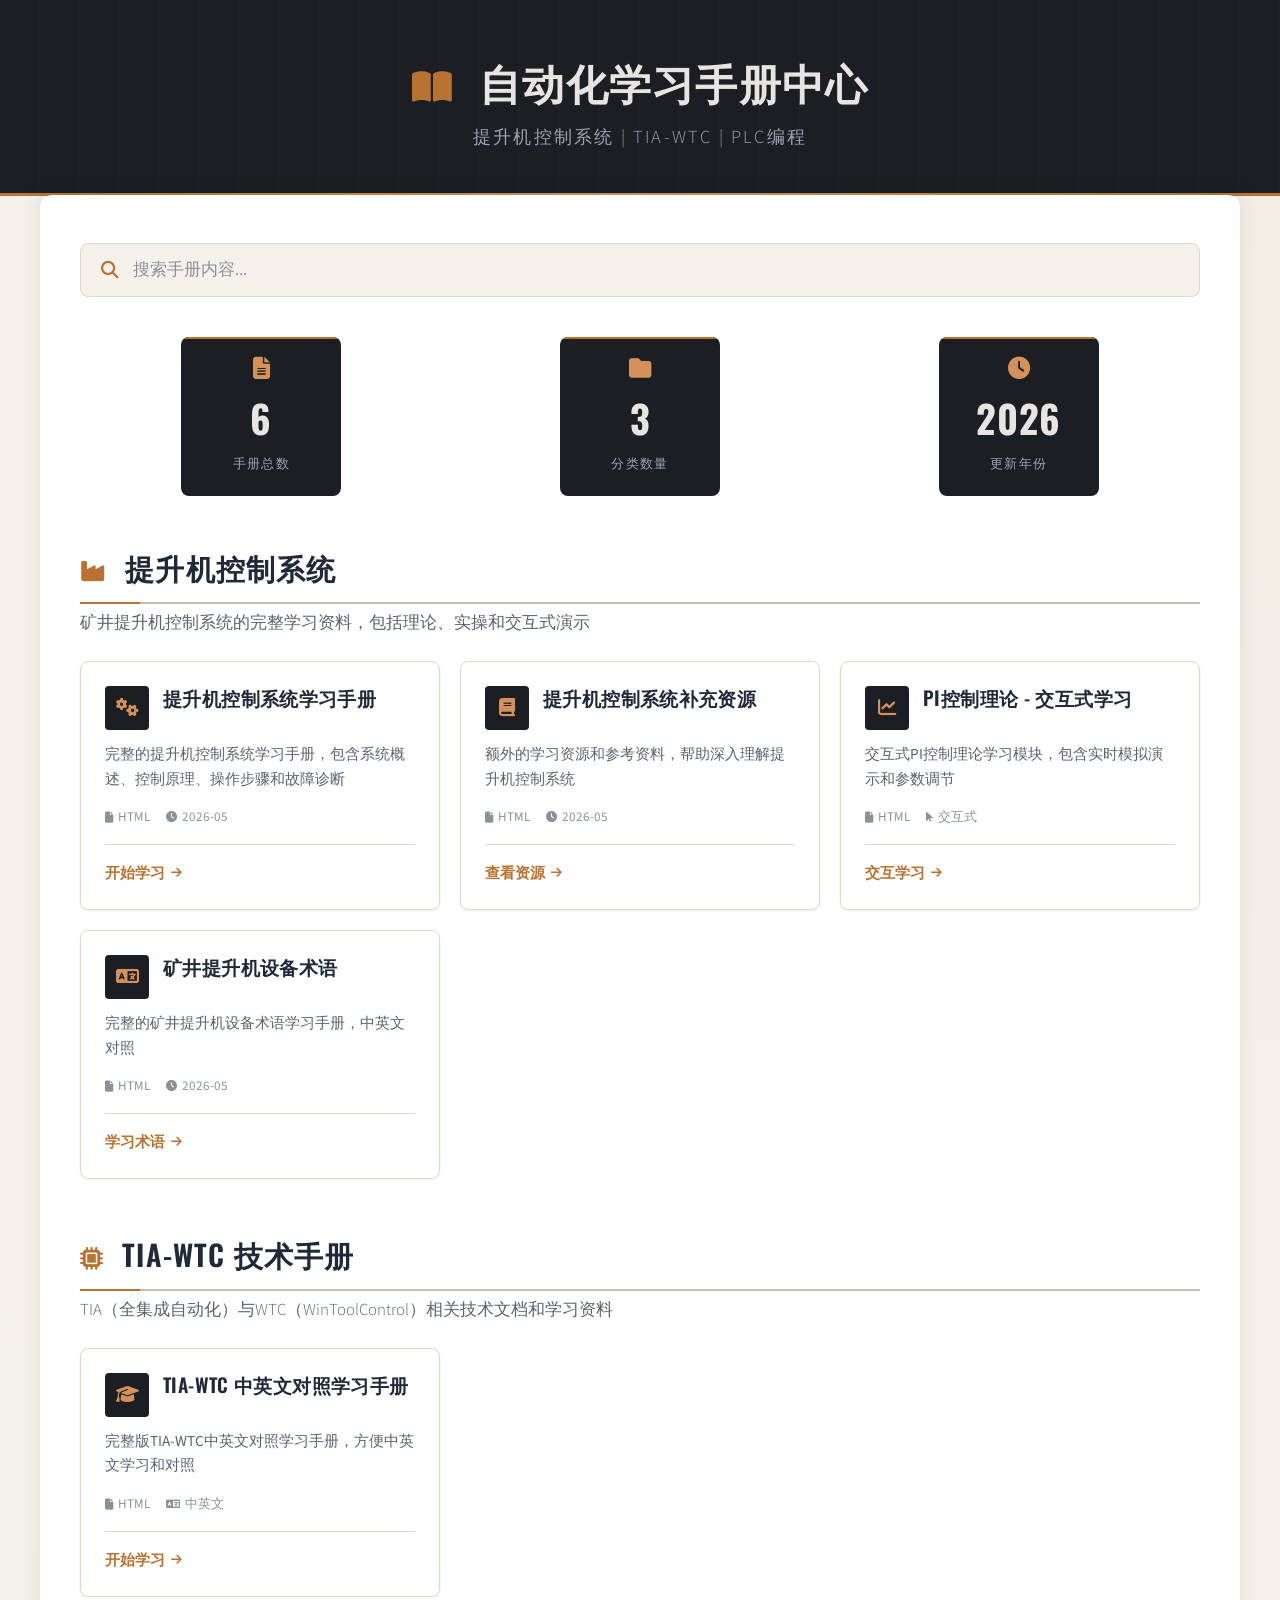
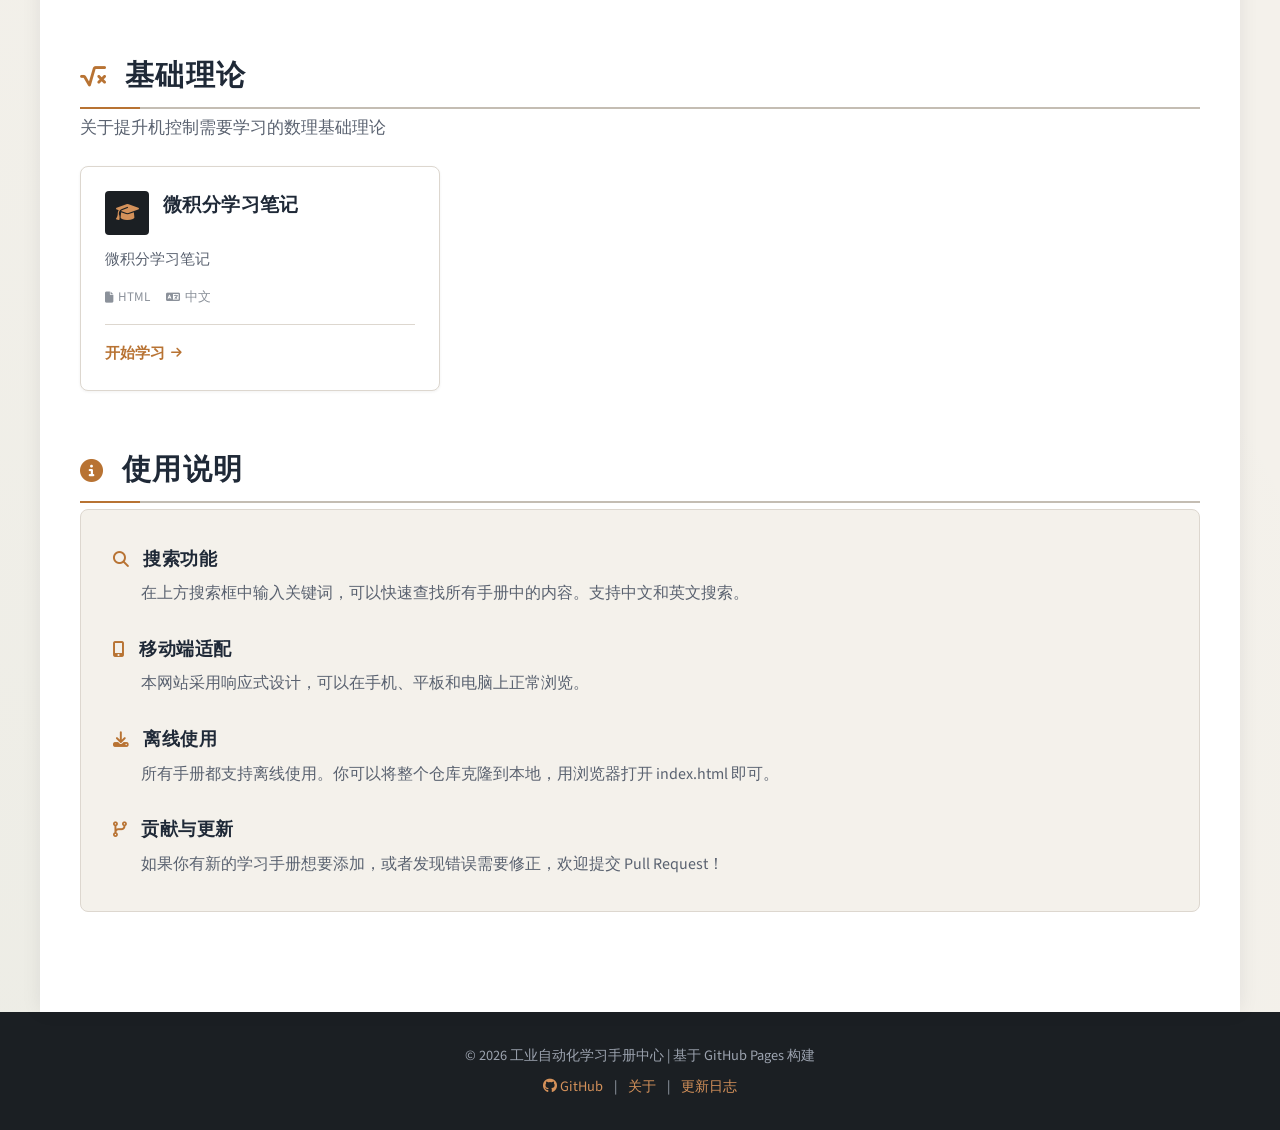
<file: index.html>
<!DOCTYPE html>
<html lang="zh-CN">
<head>
    <meta charset="UTF-8">
    <meta name="viewport" content="width=device-width, initial-scale=1.0">
    <title>自动化学习手册中心</title>
    <link rel="stylesheet" href="assets/css/style.css">
    <link rel="stylesheet" href="https://cdnjs.cloudflare.com/ajax/libs/font-awesome/6.4.0/css/all.min.css">
</head>
<body>
    <header>
        <div class="container">
            <h1><i class="fas fa-book-open"></i> 自动化学习手册中心</h1>
            <p class="subtitle">提升机控制系统 | TIA-WTC | PLC编程</p>
        </div>
    </header>

    <div class="container main-content">
        <!-- 搜索框 -->
        <div class="search-box">
            <i class="fas fa-search"></i>
            <input type="text" id="searchInput" placeholder="搜索手册内容..." onkeyup="searchManuals()">
            <div id="searchResults" class="search-results"></div>
        </div>

        <!-- 统计信息 -->
        <div class="stats">
            <div class="stat-item">
                <i class="fas fa-file-alt"></i>
                <span id="totalManuals">0</span>
                <label>手册总数</label>
            </div>
            <div class="stat-item">
                <i class="fas fa-folder"></i>
                <span id="totalCategories">0</span>
                <label>分类数量</label>
            </div>
            <div class="stat-item">
                <i class="fas fa-clock"></i>
                <span>2026</span>
                <label>更新年份</label>
            </div>
        </div>

        <!-- 分类：提升机控制系统 -->
        <section class="category">
            <h2><i class="fas fa-industry"></i> 提升机控制系统</h2>
            <p class="category-desc">矿井提升机控制系统的完整学习资料，包括理论、实操和交互式演示</p>
            <div class="manual-grid">
                <div class="manual-card" data-keywords="提升机 控制系统  学习手册">
                    <div class="card-body">
                        <div class="card-header">
                            <div class="card-icon"><i class="fas fa-cogs"></i></div>
                            <h3>提升机控制系统学习手册</h3>
                        </div>
                        <p>完整的提升机控制系统学习手册，包含系统概述、控制原理、操作步骤和故障诊断</p>
                        <div class="card-meta">
                            <span><i class="fas fa-file"></i> HTML</span>
                            <span><i class="fas fa-clock"></i> 2026-05</span>
                        </div>
                        <a href="hoist-control/提升机控制系统_学习手册_新布局.html" class="card-link">开始学习 <i class="fas fa-arrow-right"></i></a>
                    </div>
                </div>

                <div class="manual-card" data-keywords="提升机 补充资源 参考资料">
                    <div class="card-body">
                        <div class="card-header">
                            <div class="card-icon"><i class="fas fa-book"></i></div>
                            <h3>提升机控制系统补充资源</h3>
                        </div>
                        <p>额外的学习资源和参考资料，帮助深入理解提升机控制系统</p>
                        <div class="card-meta">
                            <span><i class="fas fa-file"></i> HTML</span>
                            <span><i class="fas fa-clock"></i> 2026-05</span>
                        </div>
                        <a href="hoist-control/提升机控制系统_补充资源.html" class="card-link">查看资源 <i class="fas fa-arrow-right"></i></a>
                    </div>
                </div>

                <div class="manual-card" data-keywords="PI控制 交互式 理论 模拟">
                    <div class="card-body">
                        <div class="card-header">
                            <div class="card-icon"><i class="fas fa-chart-line"></i></div>
                            <h3>PI控制理论 - 交互式学习</h3>
                        </div>
                        <p>交互式PI控制理论学习模块，包含实时模拟演示和参数调节</p>
                        <div class="card-meta">
                            <span><i class="fas fa-file"></i> HTML</span>
                            <span><i class="fas fa-mouse-pointer"></i> 交互式</span>
                        </div>
                        <a href="hoist-control/PI控制理论_交互式学习.html" class="card-link">交互学习 <i class="fas fa-arrow-right"></i></a>
                    </div>
                </div>

                <div class="manual-card" data-keywords="矿井 提升机 设备 术语">
                    <div class="card-body">
                        <div class="card-header">
                            <div class="card-icon"><i class="fas fa-language"></i></div>
                            <h3>矿井提升机设备术语</h3>
                        </div>
                        <p>完整的矿井提升机设备术语学习手册，中英文对照</p>
                        <div class="card-meta">
                            <span><i class="fas fa-file"></i> HTML</span>
                            <span><i class="fas fa-clock"></i> 2026-05</span>
                        </div>
                        <a href="hoist-control/矿井提升机设备术语_完整学习手册.html" class="card-link">学习术语 <i class="fas fa-arrow-right"></i></a>
                    </div>
                </div>
            </div>
        </section>

        <!-- 分类：TIA-WTC -->
        <section class="category">
            <h2><i class="fas fa-microchip"></i> TIA-WTC 技术手册</h2>
            <p class="category-desc">TIA（全集成自动化）与WTC（WinToolControl）相关技术文档和学习资料</p>
            <div class="manual-grid">
                <div class="manual-card" data-keywords="TIA WTC 中英文 对照 学习手册">
                    <div class="card-body">
                        <div class="card-header">
                            <div class="card-icon"><i class="fas fa-graduation-cap"></i></div>
                            <h3>TIA-WTC 中英文对照学习手册</h3>
                        </div>
                        <p>完整版TIA-WTC中英文对照学习手册，方便中英文学习和对照</p>
                        <div class="card-meta">
                            <span><i class="fas fa-file"></i> HTML</span>
                            <span><i class="fas fa-language"></i> 中英文</span>
                        </div>
                        <a href="tia-wtc/TIA-WTC_中英文对照学习手册_完整版.html" class="card-link">开始学习 <i class="fas fa-arrow-right"></i></a>
                    </div>
                </div>

            </div>
        </section>
        <!-- 分类：theory -->
        <section class="category">
            <h2><i class="fas fa-square-root-variable"></i> 基础理论</h2>
            <p class="category-desc">关于提升机控制需要学习的数理基础理论</p>
            <div class="manual-grid">
                <div class="manual-card" data-keywords="积分 微分 导数 PI PID 控制理论">
                    <div class="card-body">
                        <div class="card-header">
                            <div class="card-icon"><i class="fas fa-graduation-cap"></i></div>
                            <h3>微积分学习笔记</h3>
                        </div>
                        <p>微积分学习笔记</p>
                        <div class="card-meta">
                            <span><i class="fas fa-file"></i> HTML</span>
                            <span><i class="fas fa-language"></i> 中文</span>
                        </div>
                        <a href="theory/微积分学习笔记.html" class="card-link">开始学习 <i class="fas fa-arrow-right"></i></a>
                    </div>
                </div>

            </div>
        </section>

        <!-- 使用说明 -->
        <section class="category">
            <h2><i class="fas fa-info-circle"></i> 使用说明</h2>
            <div class="help-box">
                <h3><i class="fas fa-search"></i> 搜索功能</h3>
                <p>在上方搜索框中输入关键词，可以快速查找所有手册中的内容。支持中文和英文搜索。</p>

                <h3><i class="fas fa-mobile-alt"></i> 移动端适配</h3>
                <p>本网站采用响应式设计，可以在手机、平板和电脑上正常浏览。</p>

                <h3><i class="fas fa-download"></i> 离线使用</h3>
                <p>所有手册都支持离线使用。你可以将整个仓库克隆到本地，用浏览器打开 index.html 即可。</p>

                <h3><i class="fas fa-code-branch"></i> 贡献与更新</h3>
                <p>如果你有新的学习手册想要添加，或者发现错误需要修正，欢迎提交 Pull Request！</p>
            </div>
        </section>
    </div>

    <footer>
        <div class="container">
            <p>&copy; 2026 工业自动化学习手册中心 | 基于 GitHub Pages 构建</p>
            <p>
                <a href="https://github.com" target="_blank"><i class="fab fa-github"></i> GitHub</a> | 
                <a href="#" onclick="showAbout()">关于</a> | 
                <a href="#" onclick="showChangelog()">更新日志</a>
            </p>
        </div>
    </footer>

    <script src="assets/js/search.js"></script>
    <script>
        // 页面加载时更新统计信息
        window.onload = function() {
            updateStats();
        };

        function updateStats() {
            const totalManuals = document.querySelectorAll('.manual-card').length;
            const totalCategories = document.querySelectorAll('.category').length - 1; // 减去"使用说明"

            document.getElementById('totalManuals').textContent = totalManuals;
            document.getElementById('totalCategories').textContent = totalCategories;
        }

        function showAbout() {
            alert('工业自动化学习手册中心\n\n本网站收集整理了工业自动化领域的学习手册和技术文档，旨在为工程师和学习者提供便捷的学习资源。\n\n技术栈：HTML5 + CSS3 + JavaScript\n部署：GitHub Pages');
        }

        function showChangelog() {
            alert('更新日志\n\n2026-05-13:\n- 创建网站首页\n- 添加搜索功能\n- 整理手册分类\n- 配置GitHub Pages部署');
        }
    </script>
</body>
</html>
</file>
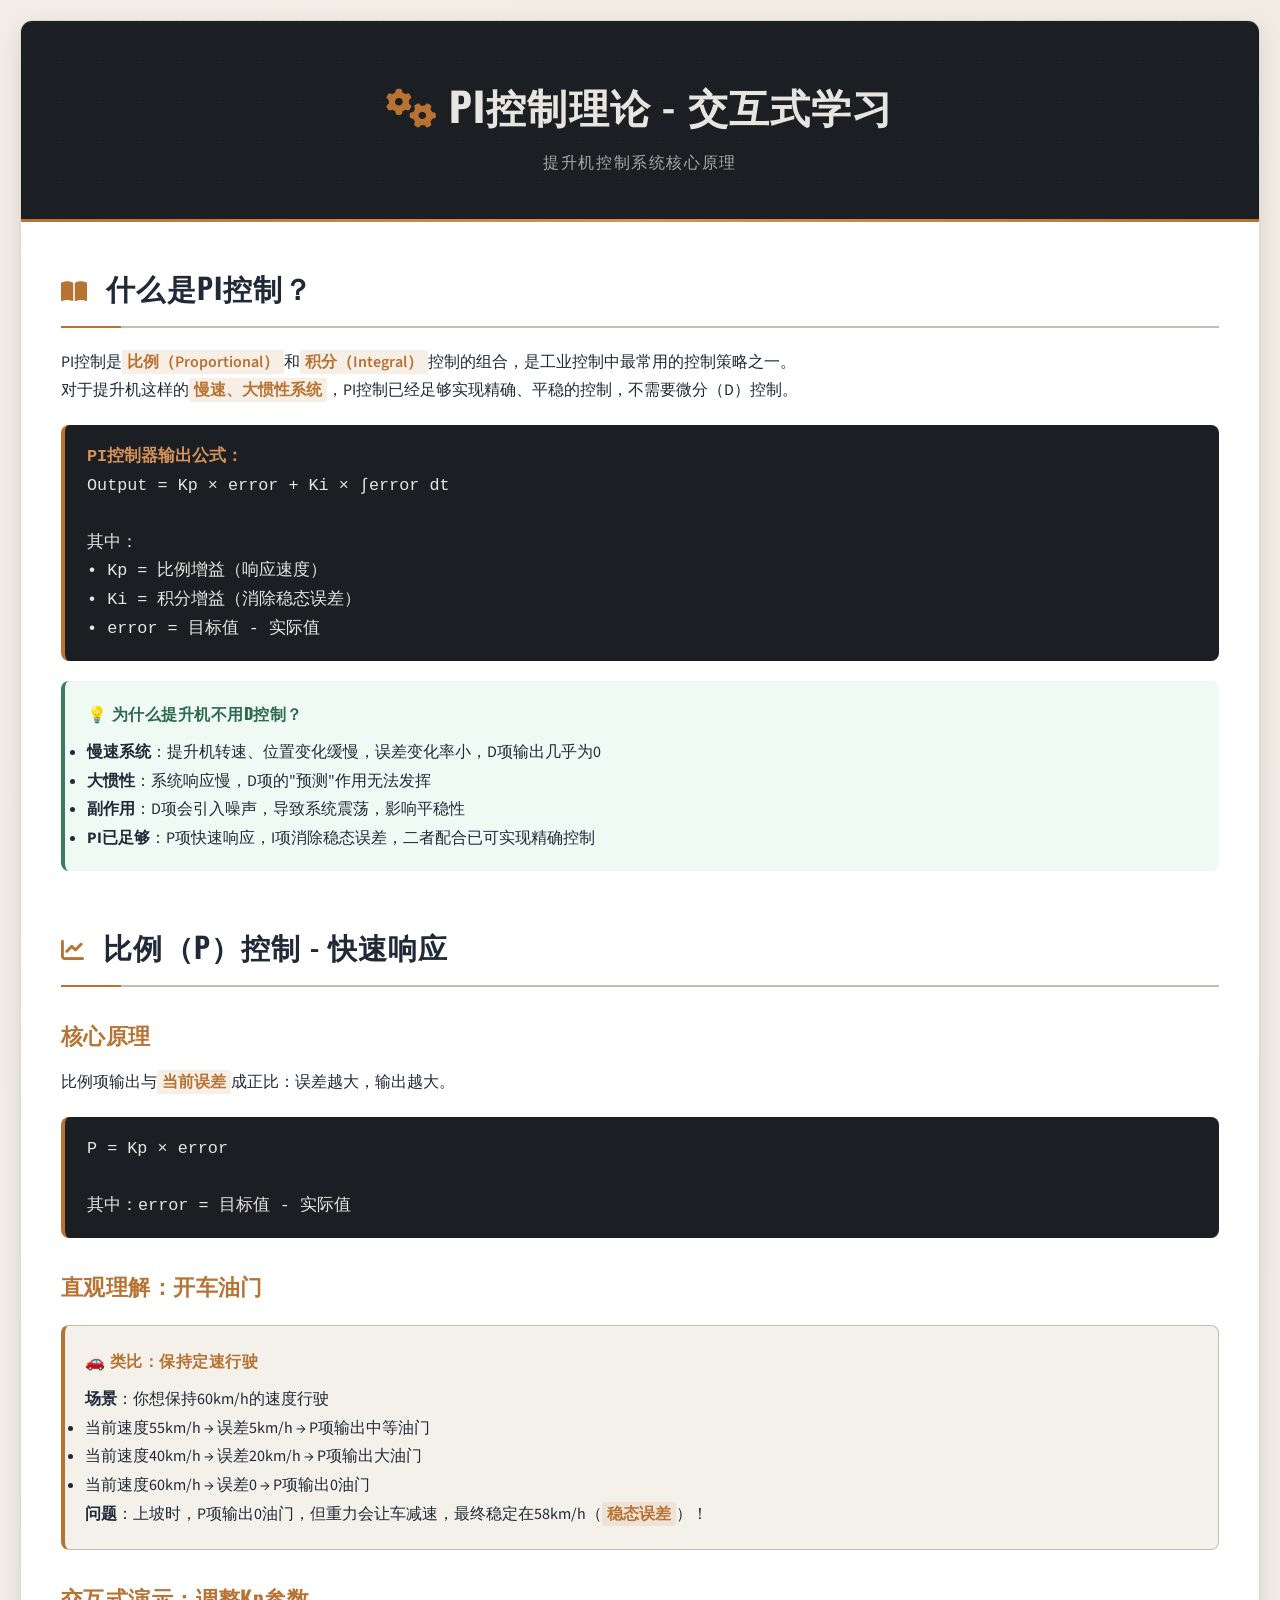
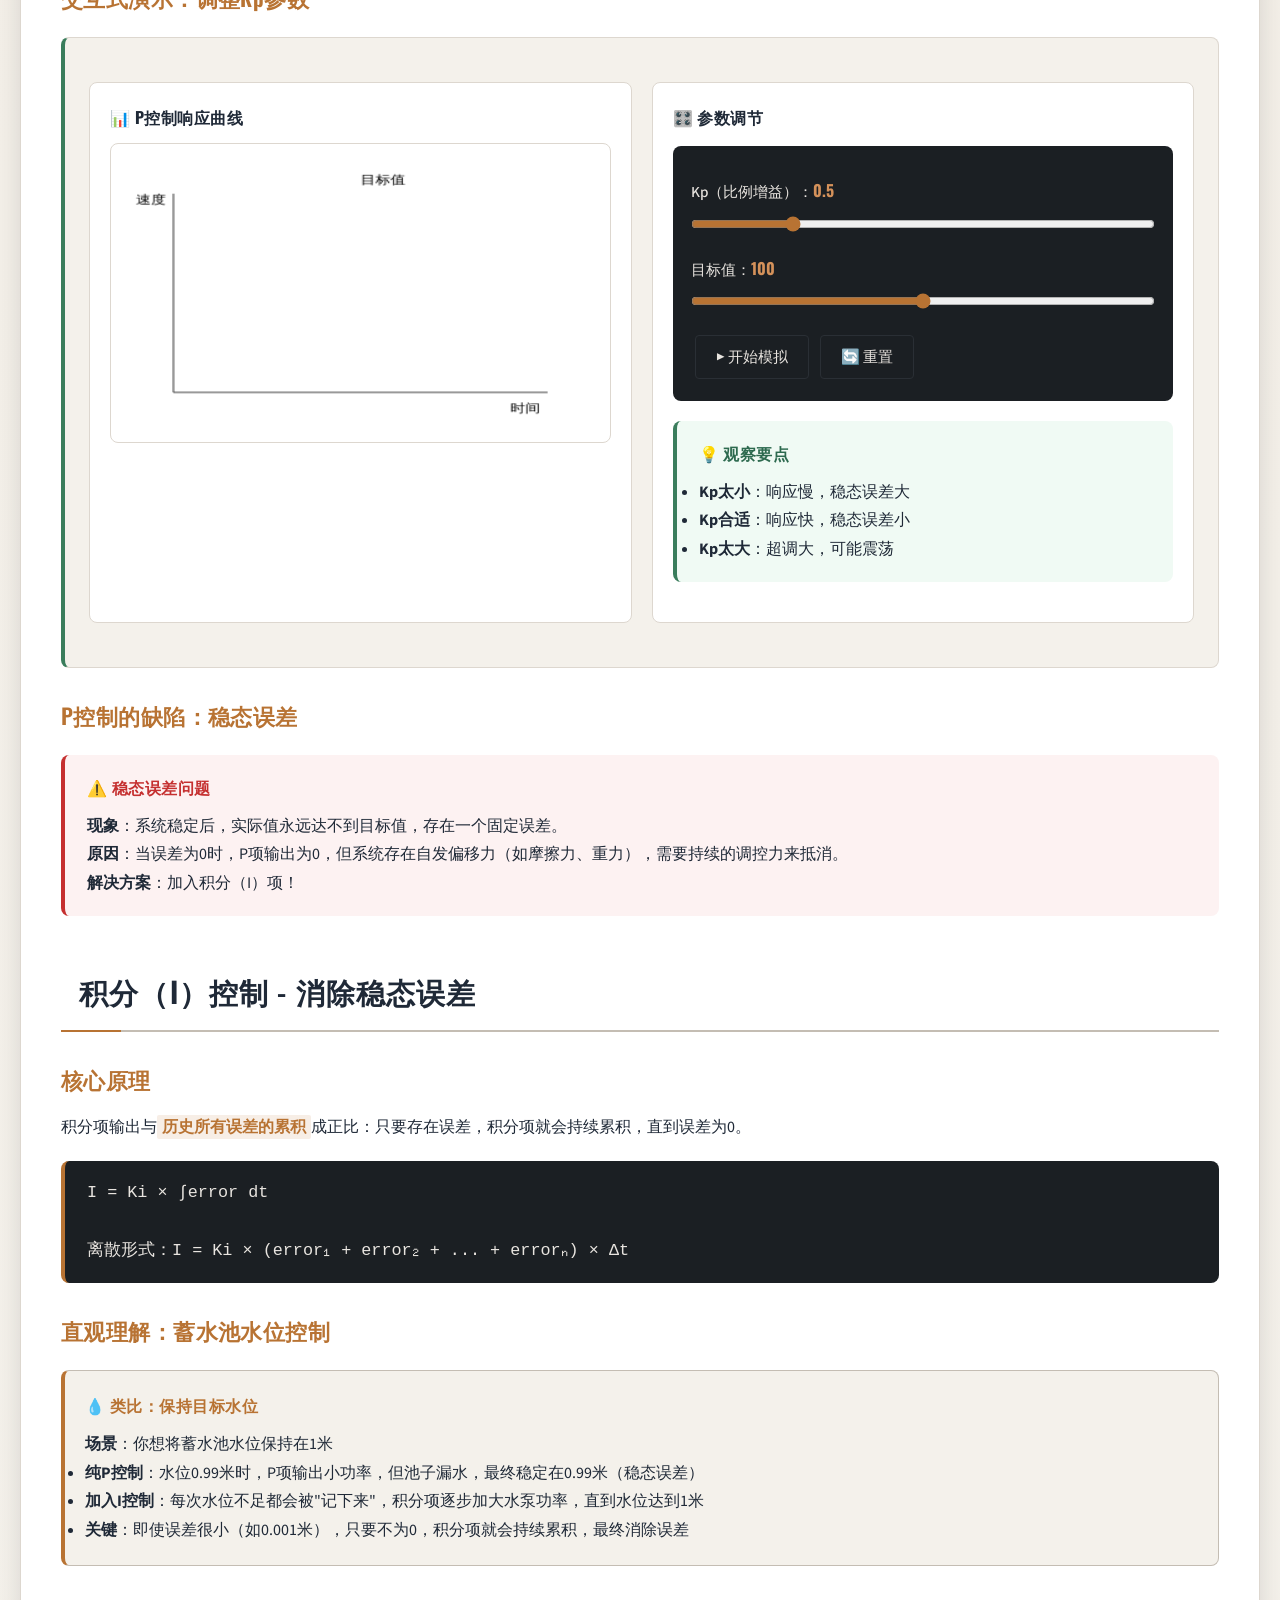
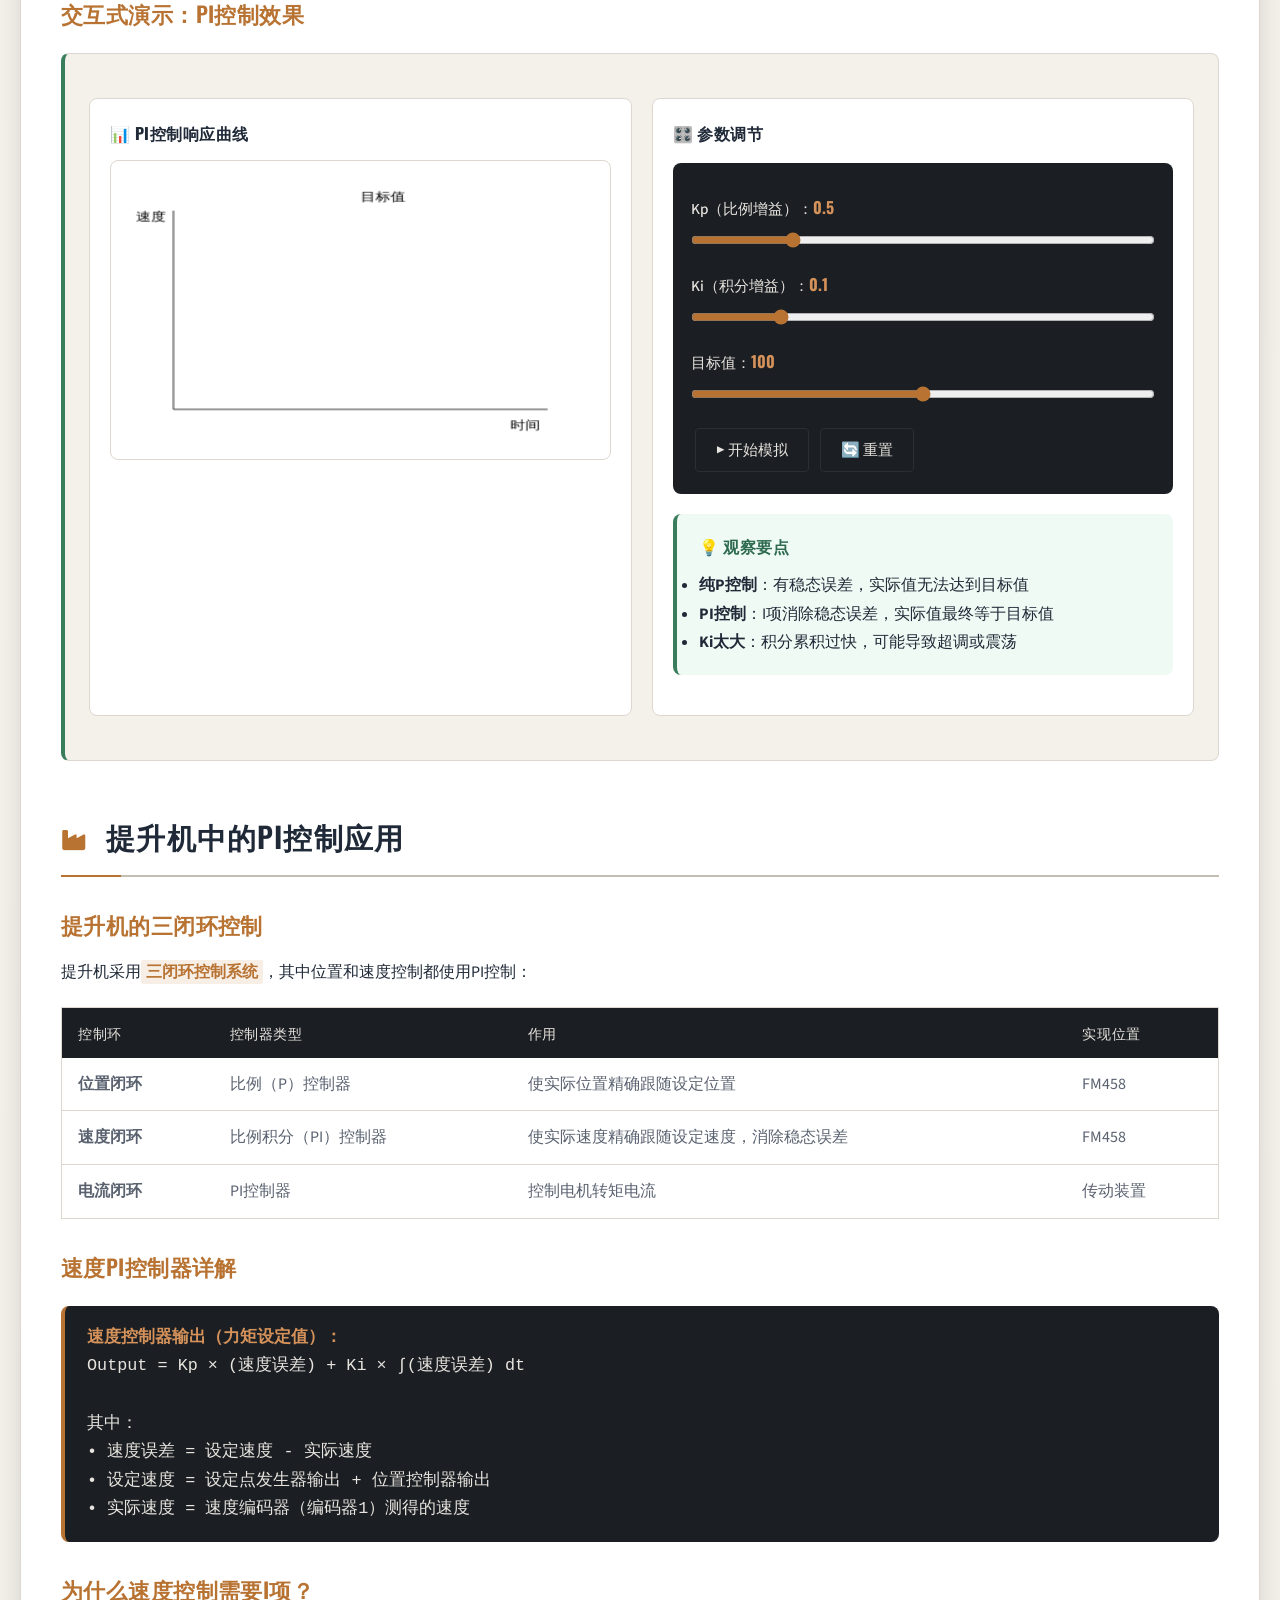
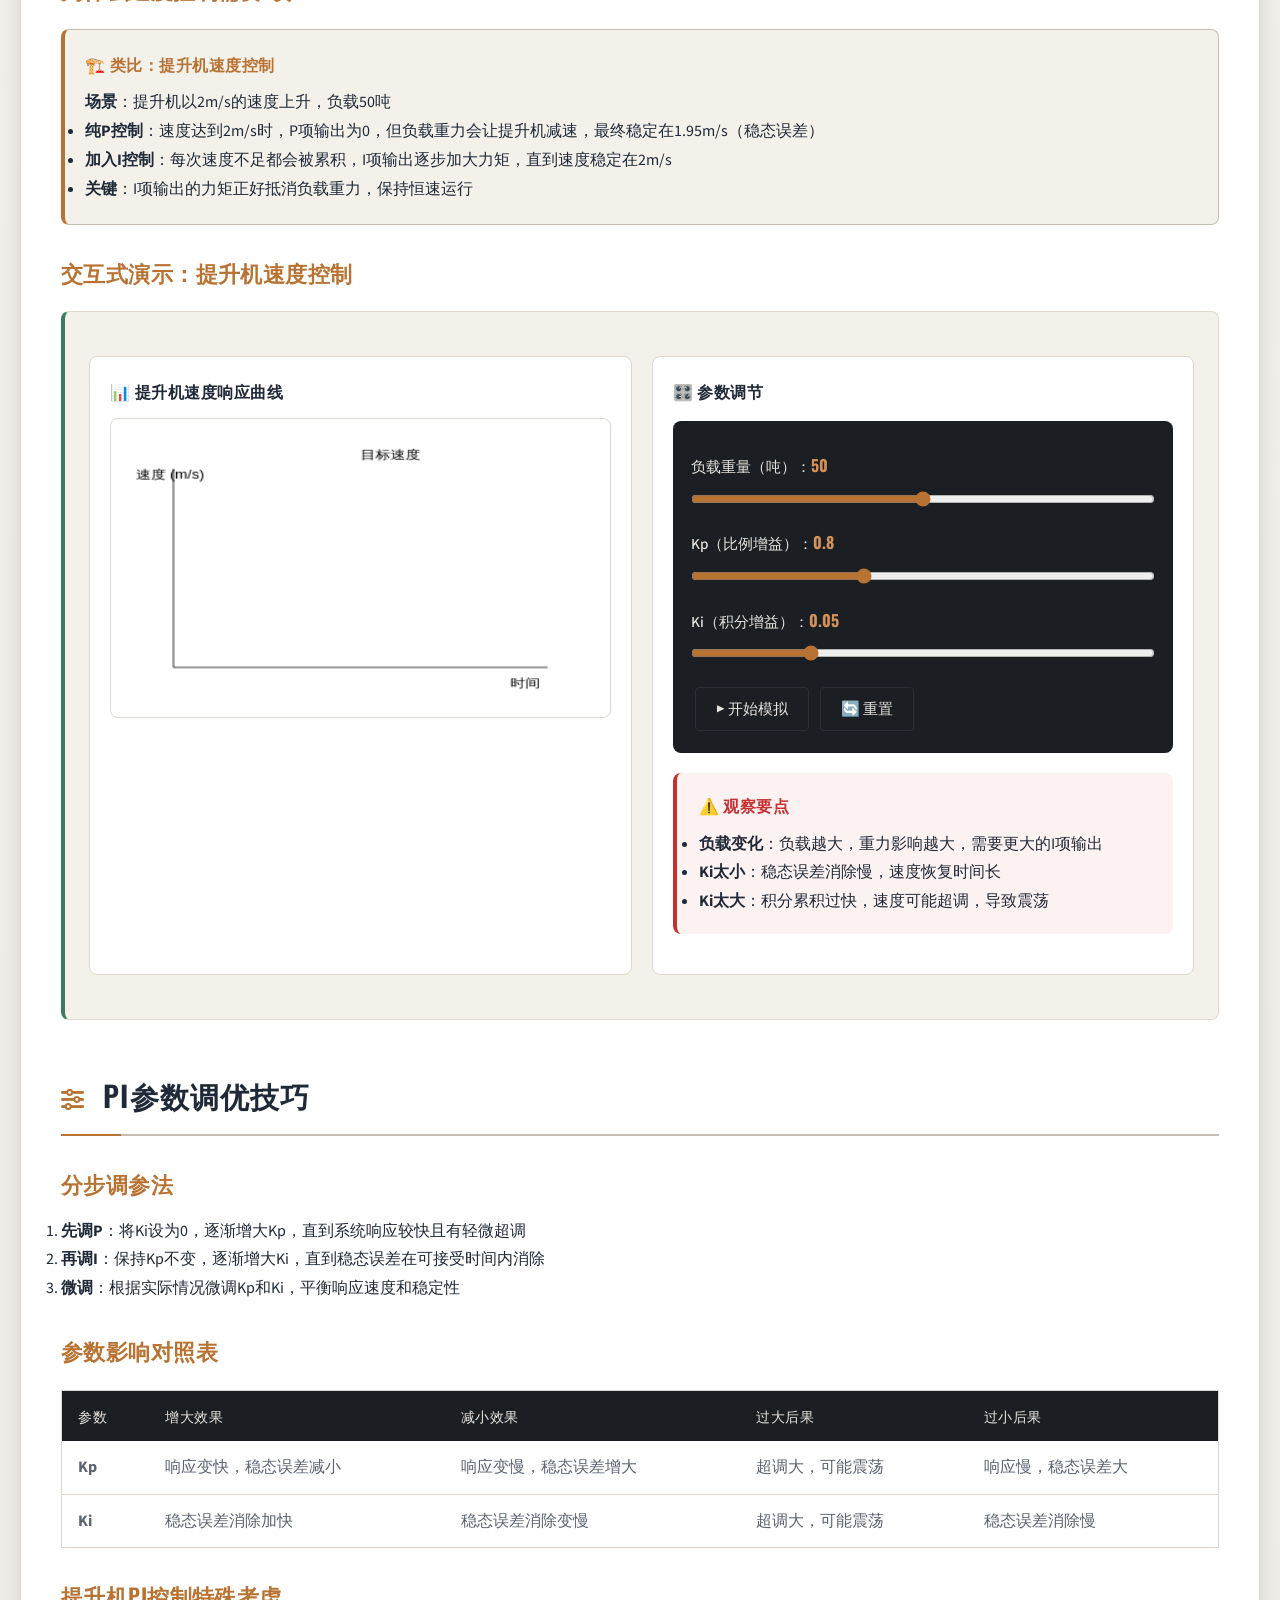
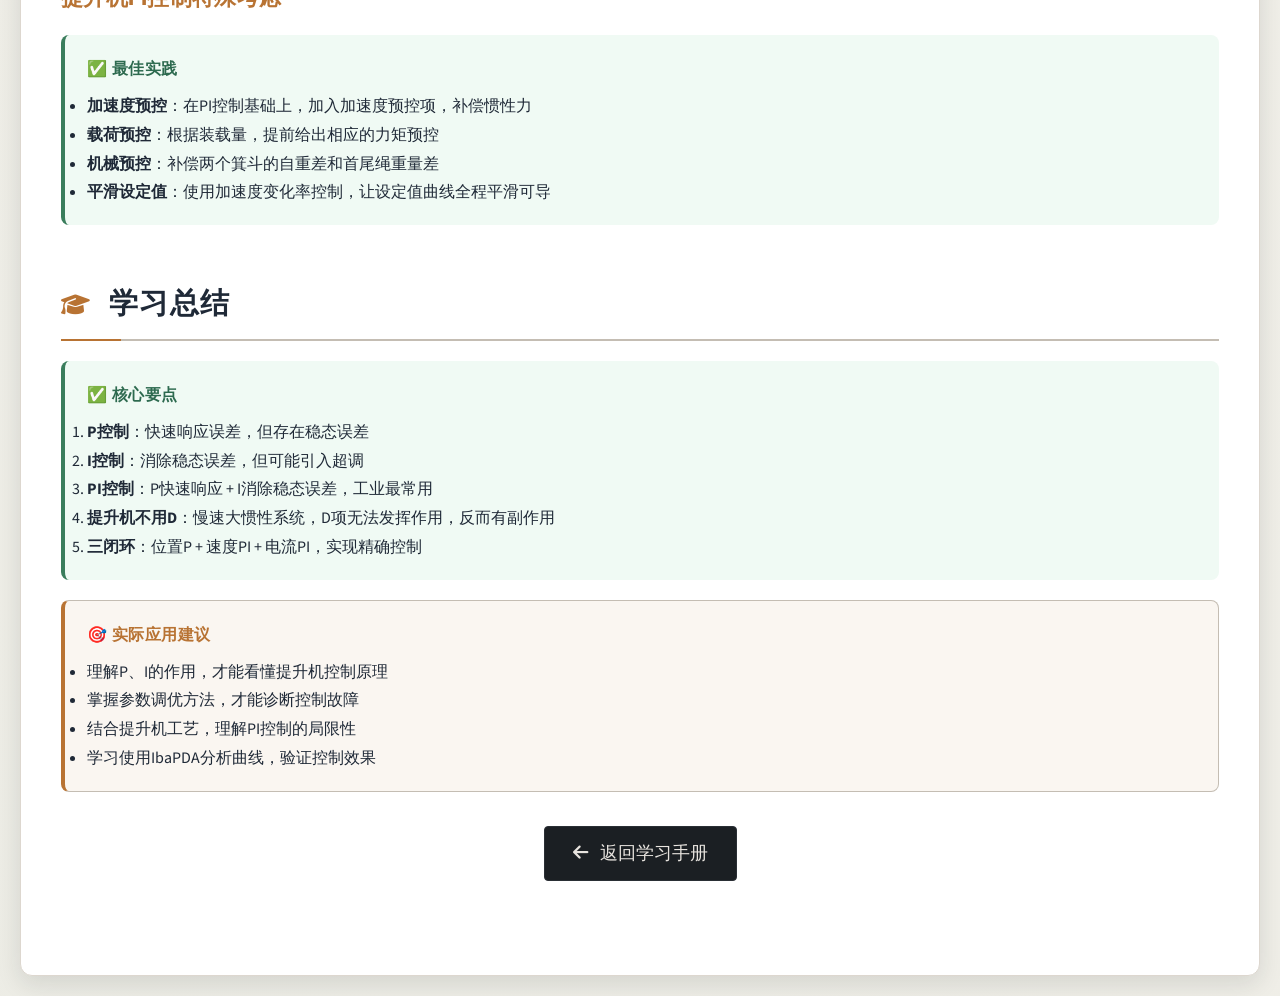
<file: hoist-control/PI控制理论_交互式学习.html>
<!DOCTYPE html>
<html lang="zh-CN">
<head>
    <meta charset="UTF-8">
    <meta name="viewport" content="width=device-width, initial-scale=1.0">
    <title>PI控制理论 - 交互式学习</title>
    <link rel="stylesheet" href="https://cdnjs.cloudflare.com/ajax/libs/font-awesome/6.4.0/css/all.min.css">
    <style>
        @import url('https://fonts.googleapis.com/css2?family=Oswald:wght@400;500;600;700&family=Source+Sans+3:wght@300;400;500;600;700&display=swap');

        :root {
            --bg-paper: #f4f1eb;
            --bg-white: #ffffff;
            --bg-dark: #1b1f23;
            --bg-dark-mid: #2a2f35;
            --accent-copper: #b87333;
            --accent-copper-light: #d4915a;
            --accent-green: #3a7d5c;
            --accent-green-dark: #2d6a4f;
            --accent-blue: #2b6cb0;
            --accent-blue-light: #4a90c4;
            --text-primary: #1f2937;
            --text-secondary: #5a6270;
            --text-muted: #8b919a;
            --text-on-dark: #e8e4df;
            --border-light: #ddd7cf;
            --border-medium: #c4bdb3;
            --shadow-sm: 0 1px 3px rgba(27, 31, 35, 0.06);
            --shadow-md: 0 4px 12px rgba(27, 31, 35, 0.08);
            --shadow-lg: 0 8px 24px rgba(27, 31, 35, 0.12);
            --radius-sm: 4px;
            --radius-md: 8px;
            --radius-lg: 12px;
            --font-heading: 'Oswald', sans-serif;
            --font-body: 'Source Sans 3', sans-serif;
        }

        * { margin: 0; padding: 0; box-sizing: border-box; }

        body {
            font-family: var(--font-body);
            line-height: 1.8;
            color: var(--text-primary);
            background-color: var(--bg-paper);
            background-image:
                radial-gradient(circle at 100% 0%, rgba(184, 115, 51, 0.04) 0%, transparent 50%),
                radial-gradient(circle at 0% 100%, rgba(58, 125, 92, 0.04) 0%, transparent 50%);
            padding: 20px;
            -webkit-font-smoothing: antialiased;
        }

        .container {
            max-width: 1400px;
            margin: 0 auto;
            background: var(--bg-white);
            border-radius: var(--radius-lg);
            box-shadow: var(--shadow-lg);
            overflow: hidden;
            border: 1px solid var(--border-light);
        }

        header {
            background: var(--bg-dark);
            color: var(--text-on-dark);
            padding: 48px 40px 44px;
            text-align: center;
            position: relative;
            overflow: hidden;
        }

        header::after {
            content: '';
            position: absolute;
            bottom: 0;
            left: 0;
            right: 0;
            height: 3px;
            background: linear-gradient(90deg, var(--accent-copper), var(--accent-copper-light), var(--accent-copper));
        }

        header::before {
            content: '';
            position: absolute;
            top: 0; left: 0; right: 0; bottom: 0;
            background:
                repeating-linear-gradient(0deg, transparent, transparent 39px, rgba(255,255,255,0.015) 39px, rgba(255,255,255,0.015) 40px),
                repeating-linear-gradient(90deg, transparent, transparent 39px, rgba(255,255,255,0.015) 39px, rgba(255,255,255,0.015) 40px);
            pointer-events: none;
        }

        header h1 {
            font-family: var(--font-heading);
            font-size: 2.5em;
            margin-bottom: 8px;
            letter-spacing: 0.03em;
            text-transform: uppercase;
            position: relative;
        }

        header h1 .icon-accent { color: var(--accent-copper); }

        header p {
            color: var(--text-on-dark);
            opacity: 0.7;
            font-weight: 300;
            letter-spacing: 0.1em;
            text-transform: uppercase;
            font-size: 1em;
            position: relative;
        }

        .content { padding: 40px; }

        .section {
            margin-bottom: 50px;
        }

        .section h2 {
            font-family: var(--font-heading);
            color: var(--text-primary);
            font-size: 1.8em;
            font-weight: 600;
            margin-bottom: 20px;
            padding-bottom: 12px;
            border-bottom: 2px solid var(--border-medium);
            text-transform: uppercase;
            letter-spacing: 0.04em;
            position: relative;
        }

        .section h2::after {
            content: '';
            position: absolute;
            bottom: -2px;
            left: 0;
            width: 60px;
            height: 2px;
            background: var(--accent-copper);
        }

        .section h2 .icon-accent { color: var(--accent-copper); margin-right: 10px; font-size: 0.8em; }

        .section h3 {
            color: var(--accent-copper);
            font-family: var(--font-heading);
            font-size: 1.35em;
            font-weight: 600;
            margin-top: 28px;
            margin-bottom: 14px;
            letter-spacing: 0.02em;
        }

        .interactive-demo {
            background: var(--bg-paper);
            border: 1px solid var(--border-light);
            border-left: 4px solid var(--accent-green);
            padding: 24px;
            margin: 20px 0;
            border-radius: var(--radius-md);
        }

        .demo-container {
            display: flex;
            gap: 20px;
            margin: 20px 0;
            flex-wrap: wrap;
        }

        .demo-panel {
            flex: 1;
            min-width: 300px;
            background: var(--bg-white);
            padding: 20px;
            border-radius: var(--radius-md);
            border: 1px solid var(--border-light);
        }

        .demo-panel h4 {
            font-family: var(--font-heading);
            color: var(--text-primary);
            text-transform: uppercase;
            letter-spacing: 0.03em;
            font-size: 1em;
            margin-bottom: 12px;
        }

        .control-panel {
            background: var(--bg-dark);
            padding: 18px;
            border-radius: var(--radius-md);
            margin: 15px 0;
            color: var(--text-on-dark);
        }

        .control-group {
            margin: 12px 0;
        }

        .control-group label {
            display: block;
            margin-bottom: 6px;
            font-weight: 500;
            color: var(--text-on-dark);
            font-size: 0.95em;
        }

        .control-group input[type="range"] {
            width: 100%;
            accent-color: var(--accent-copper);
        }

        .control-value {
            display: inline-block;
            min-width: 50px;
            font-weight: 700;
            font-family: var(--font-heading);
            color: var(--accent-copper-light);
            font-size: 1.05em;
        }

        canvas {
            border: 1px solid var(--border-light);
            border-radius: var(--radius-md);
            background: var(--bg-white);
            width: 100%;
            height: 300px;
        }

        .analogy-box {
            background: var(--bg-paper);
            border: 1px solid var(--border-medium);
            border-left: 4px solid var(--accent-copper);
            padding: 20px;
            margin: 20px 0;
            border-radius: var(--radius-md);
        }

        .analogy-box h4 {
            color: var(--accent-copper);
            margin-bottom: 10px;
            font-family: var(--font-heading);
            text-transform: uppercase;
            letter-spacing: 0.03em;
            font-size: 1em;
        }

        .formula-box {
            background: var(--bg-dark);
            color: var(--text-on-dark);
            border-left: 4px solid var(--accent-copper);
            padding: 18px 22px;
            margin: 20px 0;
            border-radius: var(--radius-md);
            font-family: 'Courier New', monospace;
            font-size: 1.05em;
            line-height: 1.7;
        }

        .formula-box strong { color: var(--accent-copper-light); }

        .warning-box {
            background: #fdf2f2;
            border-left: 4px solid #c53030;
            padding: 18px 22px;
            margin: 20px 0;
            border-radius: var(--radius-md);
        }

        .warning-box h4 {
            color: #c53030;
            margin-bottom: 10px;
            font-family: var(--font-heading);
            text-transform: uppercase;
            letter-spacing: 0.03em;
            font-size: 1em;
        }

        .tip-box {
            background: #f0faf4;
            border-left: 4px solid var(--accent-green);
            padding: 18px 22px;
            margin: 20px 0;
            border-radius: var(--radius-md);
        }

        .tip-box h4 {
            color: var(--accent-green-dark);
            margin-bottom: 10px;
            font-family: var(--font-heading);
            text-transform: uppercase;
            letter-spacing: 0.03em;
            font-size: 1em;
        }

        .highlight-box {
            background: #faf6f1;
            border: 1px solid var(--border-medium);
            border-left: 4px solid var(--accent-copper);
            padding: 18px 22px;
            margin: 20px 0;
            border-radius: var(--radius-md);
        }

        .highlight-box h4 {
            color: var(--accent-copper);
            margin-bottom: 10px;
            font-family: var(--font-heading);
            text-transform: uppercase;
            letter-spacing: 0.03em;
            font-size: 1em;
        }

        button {
            background: var(--bg-dark);
            color: var(--text-on-dark);
            border: 1px solid var(--bg-dark-mid);
            padding: 10px 20px;
            border-radius: var(--radius-sm);
            cursor: pointer;
            font-family: var(--font-body);
            font-size: 0.95em;
            font-weight: 500;
            margin: 4px;
            transition: all 0.2s ease;
        }

        button:hover {
            background: var(--accent-copper);
            border-color: var(--accent-copper);
            transform: translateY(-1px);
        }

        .highlight {
            background: rgba(184, 115, 51, 0.12);
            color: var(--accent-copper);
            padding: 1px 5px;
            border-radius: 2px;
            font-weight: 600;
        }

        table {
            width: 100%;
            border-collapse: collapse;
            margin: 20px 0;
            background: var(--bg-white);
            border: 1px solid var(--border-light);
        }

        th {
            background: var(--bg-dark);
            color: var(--text-on-dark);
            padding: 12px 16px;
            text-align: left;
            font-family: var(--font-heading);
            font-weight: 500;
            text-transform: uppercase;
            letter-spacing: 0.04em;
            font-size: 0.9em;
        }

        td {
            padding: 12px 16px;
            border-bottom: 1px solid var(--border-light);
            color: var(--text-secondary);
        }

        tr:hover td { background: var(--bg-paper); }

        .image-container { text-align: center; margin: 20px 0; }

        .concept-diagram {
            max-width: 100%;
            height: auto;
            border: 1px solid var(--border-light);
            border-radius: var(--radius-md);
        }

        /* Responsive */
        @media (max-width: 768px) {
            body { padding: 10px; }
            header { padding: 32px 20px 28px; }
            header h1 { font-size: 1.8em; }
            .content { padding: 24px 16px; }
            .demo-container { flex-direction: column; }
            .demo-panel { min-width: 100%; }
        }
    </style>
</head>
<body>
    <div class="container">
        <header>
            <h1><i class="fas fa-cogs icon-accent"></i> PI控制理论 - 交互式学习</h1>
            <p>提升机控制系统核心原理</p>
        </header>

        <div class="content">
            <div class="section">
                <h2><i class="fas fa-book-open icon-accent"></i> 什么是PI控制？</h2>
                
                <p>PI控制是<span class="highlight">比例（Proportional）</span>和<span class="highlight">积分（Integral）</span>控制的组合，是工业控制中最常用的控制策略之一。</p>
                
                <p>对于提升机这样的<span class="highlight">慢速、大惯性系统</span>，PI控制已经足够实现精确、平稳的控制，不需要微分（D）控制。</p>

                <div class="formula-box">
                    <strong>PI控制器输出公式：</strong><br>
                    Output = Kp × error + Ki × ∫error dt<br>
                    <br>
                    其中：<br>
                    • Kp = 比例增益（响应速度）<br>
                    • Ki = 积分增益（消除稳态误差）<br>
                    • error = 目标值 - 实际值
                </div>

                <div class="tip-box">
                    <h4>💡 为什么提升机不用D控制？</h4>
                    <ul>
                        <li><strong>慢速系统</strong>：提升机转速、位置变化缓慢，误差变化率小，D项输出几乎为0</li>
                        <li><strong>大惯性</strong>：系统响应慢，D项的"预测"作用无法发挥</li>
                        <li><strong>副作用</strong>：D项会引入噪声，导致系统震荡，影响平稳性</li>
                        <li><strong>PI已足够</strong>：P项快速响应，I项消除稳态误差，二者配合已可实现精确控制</li>
                    </ul>
                </div>
            </div>

            <div class="section">
                <h2><i class="fas fa-chart-line icon-accent"></i> 比例（P）控制 - 快速响应</h2>
                
                <h3>核心原理</h3>
                <p>比例项输出与<span class="highlight">当前误差</span>成正比：误差越大，输出越大。</p>
                
                <div class="formula-box">
                    P = Kp × error<br>
                    <br>
                    其中：error = 目标值 - 实际值
                </div>

                <h3>直观理解：开车油门</h3>
                <div class="analogy-box">
                    <h4>🚗 类比：保持定速行驶</h4>
                    <p><strong>场景</strong>：你想保持60km/h的速度行驶</p>
                    <ul>
                        <li>当前速度55km/h → 误差5km/h → P项输出中等油门</li>
                        <li>当前速度40km/h → 误差20km/h → P项输出大油门</li>
                        <li>当前速度60km/h → 误差0 → P项输出0油门</li>
                    </ul>
                    <p><strong>问题</strong>：上坡时，P项输出0油门，但重力会让车减速，最终稳定在58km/h（<span class="highlight">稳态误差</span>）！</p>
                </div>

                <h3>交互式演示：调整Kp参数</h3>
                <div class="interactive-demo">
                    <div class="demo-container">
                        <div class="demo-panel">
                            <h4>📊 P控制响应曲线</h4>
                            <canvas id="pControlCanvas" width="400" height="300"></canvas>
                        </div>
                        <div class="demo-panel">
                            <h4>🎛️ 参数调节</h4>
                            <div class="control-panel">
                                <div class="control-group">
                                    <label>Kp（比例增益）：<span class="control-value" id="kpValue">0.5</span></label>
                                    <input type="range" id="kpSlider" min="0.1" max="2.0" step="0.1" value="0.5">
                                </div>
                                <div class="control-group">
                                    <label>目标值：<span class="control-value" id="targetValue">100</span></label>
                                    <input type="range" id="targetSlider" min="0" max="200" step="10" value="100">
                                </div>
                                <button onclick="simulatePControl()">▶️ 开始模拟</button>
                                <button onclick="resetPControl()">🔄 重置</button>
                            </div>
                            <div class="tip-box">
                                <h4>💡 观察要点</h4>
                                <ul>
                                    <li><strong>Kp太小</strong>：响应慢，稳态误差大</li>
                                    <li><strong>Kp合适</strong>：响应快，稳态误差小</li>
                                    <li><strong>Kp太大</strong>：超调大，可能震荡</li>
                                </ul>
                            </div>
                        </div>
                    </div>
                </div>

                <h3>P控制的缺陷：稳态误差</h3>
                <div class="warning-box">
                    <h4>⚠️ 稳态误差问题</h4>
                    <p><strong>现象</strong>：系统稳定后，实际值永远达不到目标值，存在一个固定误差。</p>
                    <p><strong>原因</strong>：当误差为0时，P项输出为0，但系统存在自发偏移力（如摩擦力、重力），需要持续的调控力来抵消。</p>
                    <p><strong>解决方案</strong>：加入积分（I）项！</p>
                </div>
            </div>

            <div class="section">
                <h2><i class="fas fa-integral icon-accent"></i> 积分（I）控制 - 消除稳态误差</h2>
                
                <h3>核心原理</h3>
                <p>积分项输出与<span class="highlight">历史所有误差的累积</span>成正比：只要存在误差，积分项就会持续累积，直到误差为0。</p>
                
                <div class="formula-box">
                    I = Ki × ∫error dt<br>
                    <br>
                    离散形式：I = Ki × (error₁ + error₂ + ... + errorₙ) × Δt
                </div>

                <h3>直观理解：蓄水池水位控制</h3>
                <div class="analogy-box">
                    <h4>💧 类比：保持目标水位</h4>
                    <p><strong>场景</strong>：你想将蓄水池水位保持在1米</p>
                    <ul>
                        <li><strong>纯P控制</strong>：水位0.99米时，P项输出小功率，但池子漏水，最终稳定在0.99米（稳态误差）</li>
                        <li><strong>加入I控制</strong>：每次水位不足都会被"记下来"，积分项逐步加大水泵功率，直到水位达到1米</li>
                        <li><strong>关键</strong>：即使误差很小（如0.001米），只要不为0，积分项就会持续累积，最终消除误差</li>
                    </ul>
                </div>

                <h3>交互式演示：PI控制效果</h3>
                <div class="interactive-demo">
                    <div class="demo-container">
                        <div class="demo-panel">
                            <h4>📊 PI控制响应曲线</h4>
                            <canvas id="piControlCanvas" width="400" height="300"></canvas>
                        </div>
                        <div class="demo-panel">
                            <h4>🎛️ 参数调节</h4>
                            <div class="control-panel">
                                <div class="control-group">
                                    <label>Kp（比例增益）：<span class="control-value" id="kpPiValue">0.5</span></label>
                                    <input type="range" id="kpPiSlider" min="0.1" max="2.0" step="0.1" value="0.5">
                                </div>
                                <div class="control-group">
                                    <label>Ki（积分增益）：<span class="control-value" id="kiValue">0.1</span></label>
                                    <input type="range" id="kiSlider" min="0.01" max="0.5" step="0.01" value="0.1">
                                </div>
                                <div class="control-group">
                                    <label>目标值：<span class="control-value" id="targetPiValue">100</span></label>
                                    <input type="range" id="targetPiSlider" min="0" max="200" step="10" value="100">
                                </div>
                                <button onclick="simulatePIControl()">▶️ 开始模拟</button>
                                <button onclick="resetPIControl()">🔄 重置</button>
                            </div>
                            <div class="tip-box">
                                <h4>💡 观察要点</h4>
                                <ul>
                                    <li><strong>纯P控制</strong>：有稳态误差，实际值无法达到目标值</li>
                                    <li><strong>PI控制</strong>：I项消除稳态误差，实际值最终等于目标值</li>
                                    <li><strong>Ki太大</strong>：积分累积过快，可能导致超调或震荡</li>
                                </ul>
                            </div>
                        </div>
                    </div>
                </div>
            </div>

            <div class="section">
                <h2><i class="fas fa-industry icon-accent"></i> 提升机中的PI控制应用</h2>
                
                <h3>提升机的三闭环控制</h3>
                <p>提升机采用<span class="highlight">三闭环控制系统</span>，其中位置和速度控制都使用PI控制：</p>

                <table>
                    <thead>
                        <tr>
                            <th>控制环</th>
                            <th>控制器类型</th>
                            <th>作用</th>
                            <th>实现位置</th>
                        </tr>
                    </thead>
                    <tbody>
                        <tr>
                            <td><strong>位置闭环</strong></td>
                            <td>比例（P）控制器</td>
                            <td>使实际位置精确跟随设定位置</td>
                            <td>FM458</td>
                        </tr>
                        <tr>
                            <td><strong>速度闭环</strong></td>
                            <td>比例积分（PI）控制器</td>
                            <td>使实际速度精确跟随设定速度，消除稳态误差</td>
                            <td>FM458</td>
                        </tr>
                        <tr>
                            <td><strong>电流闭环</strong></td>
                            <td>PI控制器</td>
                            <td>控制电机转矩电流</td>
                            <td>传动装置</td>
                        </tr>
                    </tbody>
                </table>

                <h3>速度PI控制器详解</h3>
                <div class="formula-box">
                    <strong>速度控制器输出（力矩设定值）：</strong><br>
                    Output = Kp × (速度误差) + Ki × ∫(速度误差) dt<br>
                    <br>
                    其中：<br>
                    • 速度误差 = 设定速度 - 实际速度<br>
                    • 设定速度 = 设定点发生器输出 + 位置控制器输出<br>
                    • 实际速度 = 速度编码器（编码器1）测得的速度
                </div>

                <h3>为什么速度控制需要I项？</h3>
                <div class="analogy-box">
                    <h4>🏗️ 类比：提升机速度控制</h4>
                    <p><strong>场景</strong>：提升机以2m/s的速度上升，负载50吨</p>
                    <ul>
                        <li><strong>纯P控制</strong>：速度达到2m/s时，P项输出为0，但负载重力会让提升机减速，最终稳定在1.95m/s（稳态误差）</li>
                        <li><strong>加入I控制</strong>：每次速度不足都会被累积，I项输出逐步加大力矩，直到速度稳定在2m/s</li>
                        <li><strong>关键</strong>：I项输出的力矩正好抵消负载重力，保持恒速运行</li>
                    </ul>
                </div>

                <h3>交互式演示：提升机速度控制</h3>
                <div class="interactive-demo">
                    <div class="demo-container">
                        <div class="demo-panel">
                            <h4>📊 提升机速度响应曲线</h4>
                            <canvas id="hoistSpeedCanvas" width="400" height="300"></canvas>
                        </div>
                        <div class="demo-panel">
                            <h4>🎛️ 参数调节</h4>
                            <div class="control-panel">
                                <div class="control-group">
                                    <label>负载重量（吨）：<span class="control-value" id="loadValue">50</span></label>
                                    <input type="range" id="loadSlider" min="0" max="100" step="5" value="50">
                                </div>
                                <div class="control-group">
                                    <label>Kp（比例增益）：<span class="control-value" id="kpHostValue">0.8</span></label>
                                    <input type="range" id="kpHostSlider" min="0.1" max="2.0" step="0.1" value="0.8">
                                </div>
                                <div class="control-group">
                                    <label>Ki（积分增益）：<span class="control-value" id="kiHostValue">0.05</span></label>
                                    <input type="range" id="kiHostSlider" min="0" max="0.2" step="0.01" value="0.05">
                                </div>
                                <button onclick="simulateHoistSpeed()">▶️ 开始模拟</button>
                                <button onclick="resetHoistSpeed()">🔄 重置</button>
                            </div>
                            <div class="warning-box">
                                <h4>⚠️ 观察要点</h4>
                                <ul>
                                    <li><strong>负载变化</strong>：负载越大，重力影响越大，需要更大的I项输出</li>
                                    <li><strong>Ki太小</strong>：稳态误差消除慢，速度恢复时间长</li>
                                    <li><strong>Ki太大</strong>：积分累积过快，速度可能超调，导致震荡</li>
                                </ul>
                            </div>
                        </div>
                    </div>
                </div>
            </div>

            <div class="section">
                <h2><i class="fas fa-sliders-h icon-accent"></i> PI参数调优技巧</h2>
                
                <h3>分步调参法</h3>
                <ol>
                    <li><strong>先调P</strong>：将Ki设为0，逐渐增大Kp，直到系统响应较快且有轻微超调</li>
                    <li><strong>再调I</strong>：保持Kp不变，逐渐增大Ki，直到稳态误差在可接受时间内消除</li>
                    <li><strong>微调</strong>：根据实际情况微调Kp和Ki，平衡响应速度和稳定性</li>
                </ol>

                <h3>参数影响对照表</h3>
                <table>
                    <thead>
                        <tr>
                            <th>参数</th>
                            <th>增大效果</th>
                            <th>减小效果</th>
                            <th>过大后果</th>
                            <th>过小后果</th>
                        </tr>
                    </thead>
                    <tbody>
                        <tr>
                            <td><strong>Kp</strong></td>
                            <td>响应变快，稳态误差减小</td>
                            <td>响应变慢，稳态误差增大</td>
                            <td>超调大，可能震荡</td>
                            <td>响应慢，稳态误差大</td>
                        </tr>
                        <tr>
                            <td><strong>Ki</strong></td>
                            <td>稳态误差消除加快</td>
                            <td>稳态误差消除变慢</td>
                            <td>超调大，可能震荡</td>
                            <td>稳态误差消除慢</td>
                        </tr>
                    </tbody>
                </table>

                <h3>提升机PI控制特殊考虑</h3>
                <div class="tip-box">
                    <h4>✅ 最佳实践</h4>
                    <ul>
                        <li><strong>加速度预控</strong>：在PI控制基础上，加入加速度预控项，补偿惯性力</li>
                        <li><strong>载荷预控</strong>：根据装载量，提前给出相应的力矩预控</li>
                        <li><strong>机械预控</strong>：补偿两个箕斗的自重差和首尾绳重量差</li>
                        <li><strong>平滑设定值</strong>：使用加速度变化率控制，让设定值曲线全程平滑可导</li>
                    </ul>
                </div>
            </div>

            <div class="section">
                <h2><i class="fas fa-graduation-cap icon-accent"></i> 学习总结</h2>
                
                <div class="tip-box">
                    <h4>✅ 核心要点</h4>
                    <ol>
                        <li><strong>P控制</strong>：快速响应误差，但存在稳态误差</li>
                        <li><strong>I控制</strong>：消除稳态误差，但可能引入超调</li>
                        <li><strong>PI控制</strong>：P快速响应 + I消除稳态误差，工业最常用</li>
                        <li><strong>提升机不用D</strong>：慢速大惯性系统，D项无法发挥作用，反而有副作用</li>
                        <li><strong>三闭环</strong>：位置P + 速度PI + 电流PI，实现精确控制</li>
                    </ol>
                </div>

                <div class="highlight-box">
                    <h4>🎯 实际应用建议</h4>
                    <ul>
                        <li>理解P、I的作用，才能看懂提升机控制原理</li>
                        <li>掌握参数调优方法，才能诊断控制故障</li>
                        <li>结合提升机工艺，理解PI控制的局限性</li>
                        <li>学习使用IbaPDA分析曲线，验证控制效果</li>
                    </ul>
                </div>

                <div style="text-align: center; margin-top: 30px;">
                    <button onclick="window.location.href='提升机控制系统_学习手册_新布局.html'" style="font-size: 1.1em; padding: 14px 28px;">
                        <i class="fas fa-arrow-left" style="margin-right: 8px;"></i> 返回学习手册
                    </button>
                </div>
            </div>
        </div>
    </div>

    <script>
        // P控制模拟
        let pCanvas, pCtx;
        let pData = [];
        let pAnimationId = null;

        function initPControl() {
            pCanvas = document.getElementById('pControlCanvas');
            pCtx = pCanvas.getContext('2d');
            pCtx.clearRect(0, 0, pCanvas.width, pCanvas.height);
            
            // 绘制坐标轴
            pCtx.beginPath();
            pCtx.moveTo(50, 250);
            pCtx.lineTo(350, 250);
            pCtx.moveTo(50, 250);
            pCtx.lineTo(50, 50);
            pCtx.strokeStyle = '#333';
            pCtx.stroke();
            
            // 标签
            pCtx.font = '12px Arial';
            pCtx.fillText('时间', 320, 270);
            pCtx.fillText('速度', 20, 60);
            pCtx.fillText('目标值', 200, 40);
        }

        function simulatePControl() {
            if (pAnimationId) {
                cancelAnimationFrame(pAnimationId);
            }

            const kp = parseFloat(document.getElementById('kpSlider').value);
            const target = parseFloat(document.getElementById('targetSlider').value);
            
            document.getElementById('kpValue').textContent = kp;
            document.getElementById('targetValue').textContent = target;

            initPControl();
            
            let time = 0;
            let actualSpeed = 0;
            let dataPoints = [];
            
            function animate() {
                if (time > 300) {
                    return;
                }
                
                // P控制算法（简化模型）
                const error = target - actualSpeed;
                const output = kp * error;
                
                // 模拟系统响应（一阶惯性系统）
                const systemResponse = 0.1 * (output - actualSpeed);
                actualSpeed += systemResponse;
                
                // 加入稳态误差（模拟负载影响）
                const steadyStateError = 0.05 * actualSpeed;
                actualSpeed -= steadyStateError;
                
                dataPoints.push({time: time, speed: actualSpeed});
                
                // 绘制目标线
                pCtx.beginPath();
                pCtx.moveTo(50, 250 - target * 2);
                pCtx.lineTo(350, 250 - target * 2);
                pCtx.strokeStyle = 'red';
                pCtx.setLineDash([5, 5]);
                pCtx.stroke();
                pCtx.setLineDash([]);
                
                // 绘制响应曲线
                if (dataPoints.length > 1) {
                    pCtx.beginPath();
                    pCtx.moveTo(50 + dataPoints[0].time, 250 - dataPoints[0].speed * 2);
                    
                    for (let i = 1; i < dataPoints.length; i++) {
                        pCtx.lineTo(50 + dataPoints[i].time, 250 - dataPoints[i].speed * 2);
                    }
                    
                    pCtx.strokeStyle = '#2b6cb0';
                    pCtx.lineWidth = 2;
                    pCtx.stroke();
                    pCtx.lineWidth = 1;
                }
                
                time += 1;
                pAnimationId = requestAnimationFrame(animate);
            }
            
            animate();
        }

        function resetPControl() {
            if (pAnimationId) {
                cancelAnimationFrame(pAnimationId);
            }
            initPControl();
            pData = [];
        }

        // PI控制模拟
        let piCanvas, piCtx;
        let piAnimationId = null;

        function initPIControl() {
            piCanvas = document.getElementById('piControlCanvas');
            piCtx = piCanvas.getContext('2d');
            piCtx.clearRect(0, 0, piCanvas.width, piCanvas.height);
            
            // 绘制坐标轴
            piCtx.beginPath();
            piCtx.moveTo(50, 250);
            piCtx.lineTo(350, 250);
            piCtx.moveTo(50, 250);
            piCtx.lineTo(50, 50);
            piCtx.strokeStyle = '#333';
            piCtx.stroke();
            
            // 标签
            piCtx.font = '12px Arial';
            piCtx.fillText('时间', 320, 270);
            piCtx.fillText('速度', 20, 60);
            piCtx.fillText('目标值', 200, 40);
        }

        function simulatePIControl() {
            if (piAnimationId) {
                cancelAnimationFrame(piAnimationId);
            }

            const kp = parseFloat(document.getElementById('kpPiSlider').value);
            const ki = parseFloat(document.getElementById('kiSlider').value);
            const target = parseFloat(document.getElementById('targetPiSlider').value);
            
            document.getElementById('kpPiValue').textContent = kp;
            document.getElementById('kiValue').textContent = ki;
            document.getElementById('targetPiValue').textContent = target;

            initPIControl();
            
            let time = 0;
            let actualSpeed = 0;
            let integral = 0;
            let dataPoints = [];
            
            function animate() {
                if (time > 300) {
                    return;
                }
                
                // PI控制算法
                const error = target - actualSpeed;
                integral += error;
                const output = kp * error + ki * integral;
                
                // 模拟系统响应
                const systemResponse = 0.1 * (output - actualSpeed);
                actualSpeed += systemResponse;
                
                dataPoints.push({time: time, speed: actualSpeed});
                
                // 绘制目标线
                piCtx.beginPath();
                piCtx.moveTo(50, 250 - target * 2);
                piCtx.lineTo(350, 250 - target * 2);
                piCtx.strokeStyle = 'red';
                piCtx.setLineDash([5, 5]);
                piCtx.stroke();
                piCtx.setLineDash([]);
                
                // 绘制响应曲线
                if (dataPoints.length > 1) {
                    piCtx.beginPath();
                    piCtx.moveTo(50 + dataPoints[0].time, 250 - dataPoints[0].speed * 2);
                    
                    for (let i = 1; i < dataPoints.length; i++) {
                        piCtx.lineTo(50 + dataPoints[i].time, 250 - dataPoints[i].speed * 2);
                    }
                    
                    piCtx.strokeStyle = '#3a7d5c';
                    piCtx.lineWidth = 2;
                    piCtx.stroke();
                    piCtx.lineWidth = 1;
                }
                
                time += 1;
                piAnimationId = requestAnimationFrame(animate);
            }
            
            animate();
        }

        function resetPIControl() {
            if (piAnimationId) {
                cancelAnimationFrame(piAnimationId);
            }
            initPIControl();
        }

        // 提升机速度控制模拟
        let hoistCanvas, hoistCtx;
        let hoistAnimationId = null;

        function initHoistSpeed() {
            hoistCanvas = document.getElementById('hoistSpeedCanvas');
            hoistCtx = hoistCanvas.getContext('2d');
            hoistCtx.clearRect(0, 0, hoistCanvas.width, hoistCanvas.height);
            
            // 绘制坐标轴
            hoistCtx.beginPath();
            hoistCtx.moveTo(50, 250);
            hoistCtx.lineTo(350, 250);
            hoistCtx.moveTo(50, 250);
            hoistCtx.lineTo(50, 50);
            hoistCtx.strokeStyle = '#333';
            hoistCtx.stroke();
            
            // 标签
            hoistCtx.font = '12px Arial';
            hoistCtx.fillText('时间', 320, 270);
            hoistCtx.fillText('速度 (m/s)', 20, 60);
            hoistCtx.fillText('目标速度', 200, 40);
        }

        function simulateHoistSpeed() {
            if (hoistAnimationId) {
                cancelAnimationFrame(hoistAnimationId);
            }

            const load = parseFloat(document.getElementById('loadSlider').value);
            const kp = parseFloat(document.getElementById('kpHostSlider').value);
            const ki = parseFloat(document.getElementById('kiHostSlider').value);
            const target = 2.0; // 目标速度2m/s
            
            document.getElementById('loadValue').textContent = load;
            document.getElementById('kpHostValue').textContent = kp;
            document.getElementById('kiHostValue').textContent = ki;

            initHoistSpeed();
            
            let time = 0;
            let actualSpeed = 0;
            let integral = 0;
            let dataPoints = [];
            
            // 负载影响系数（负载越大，重力影响越大）
            const loadImpact = load / 1000;
            
            function animate() {
                if (time > 300) {
                    return;
                }
                
                // PI控制算法（提升机速度控制）
                const error = target - actualSpeed;
                integral += error;
                const output = kp * error + ki * integral;
                
                // 模拟系统响应（考虑负载影响）
                const systemResponse = 0.05 * (output - actualSpeed - loadImpact);
                actualSpeed += systemResponse;
                
                // 限制速度范围
                if (actualSpeed < 0) actualSpeed = 0;
                if (actualSpeed > 3) actualSpeed = 3;
                
                dataPoints.push({time: time, speed: actualSpeed});
                
                // 绘制目标线
                hoistCtx.beginPath();
                hoistCtx.moveTo(50, 250 - target * 100);
                hoistCtx.lineTo(350, 250 - target * 100);
                hoistCtx.strokeStyle = 'red';
                hoistCtx.setLineDash([5, 5]);
                hoistCtx.stroke();
                hoistCtx.setLineDash([]);
                
                // 绘制响应曲线
                if (dataPoints.length > 1) {
                    hoistCtx.beginPath();
                    hoistCtx.moveTo(50 + dataPoints[0].time, 250 - dataPoints[0].speed * 100);
                    
                    for (let i = 1; i < dataPoints.length; i++) {
                        hoistCtx.lineTo(50 + dataPoints[i].time, 250 - dataPoints[i].speed * 100);
                    }
                    
                    hoistCtx.strokeStyle = '#b87333';
                    hoistCtx.lineWidth = 2;
                    hoistCtx.stroke();
                    hoistCtx.lineWidth = 1;
                }
                
                time += 1;
                hoistAnimationId = requestAnimationFrame(animate);
            }
            
            animate();
        }

        function resetHoistSpeed() {
            if (hoistAnimationId) {
                cancelAnimationFrame(hoistAnimationId);
            }
            initHoistSpeed();
        }

        // 页面加载时初始化所有画布
        window.onload = function() {
            initPControl();
            initPIControl();
            initHoistSpeed();
        };
    </script>
</body>
</html>
</file>
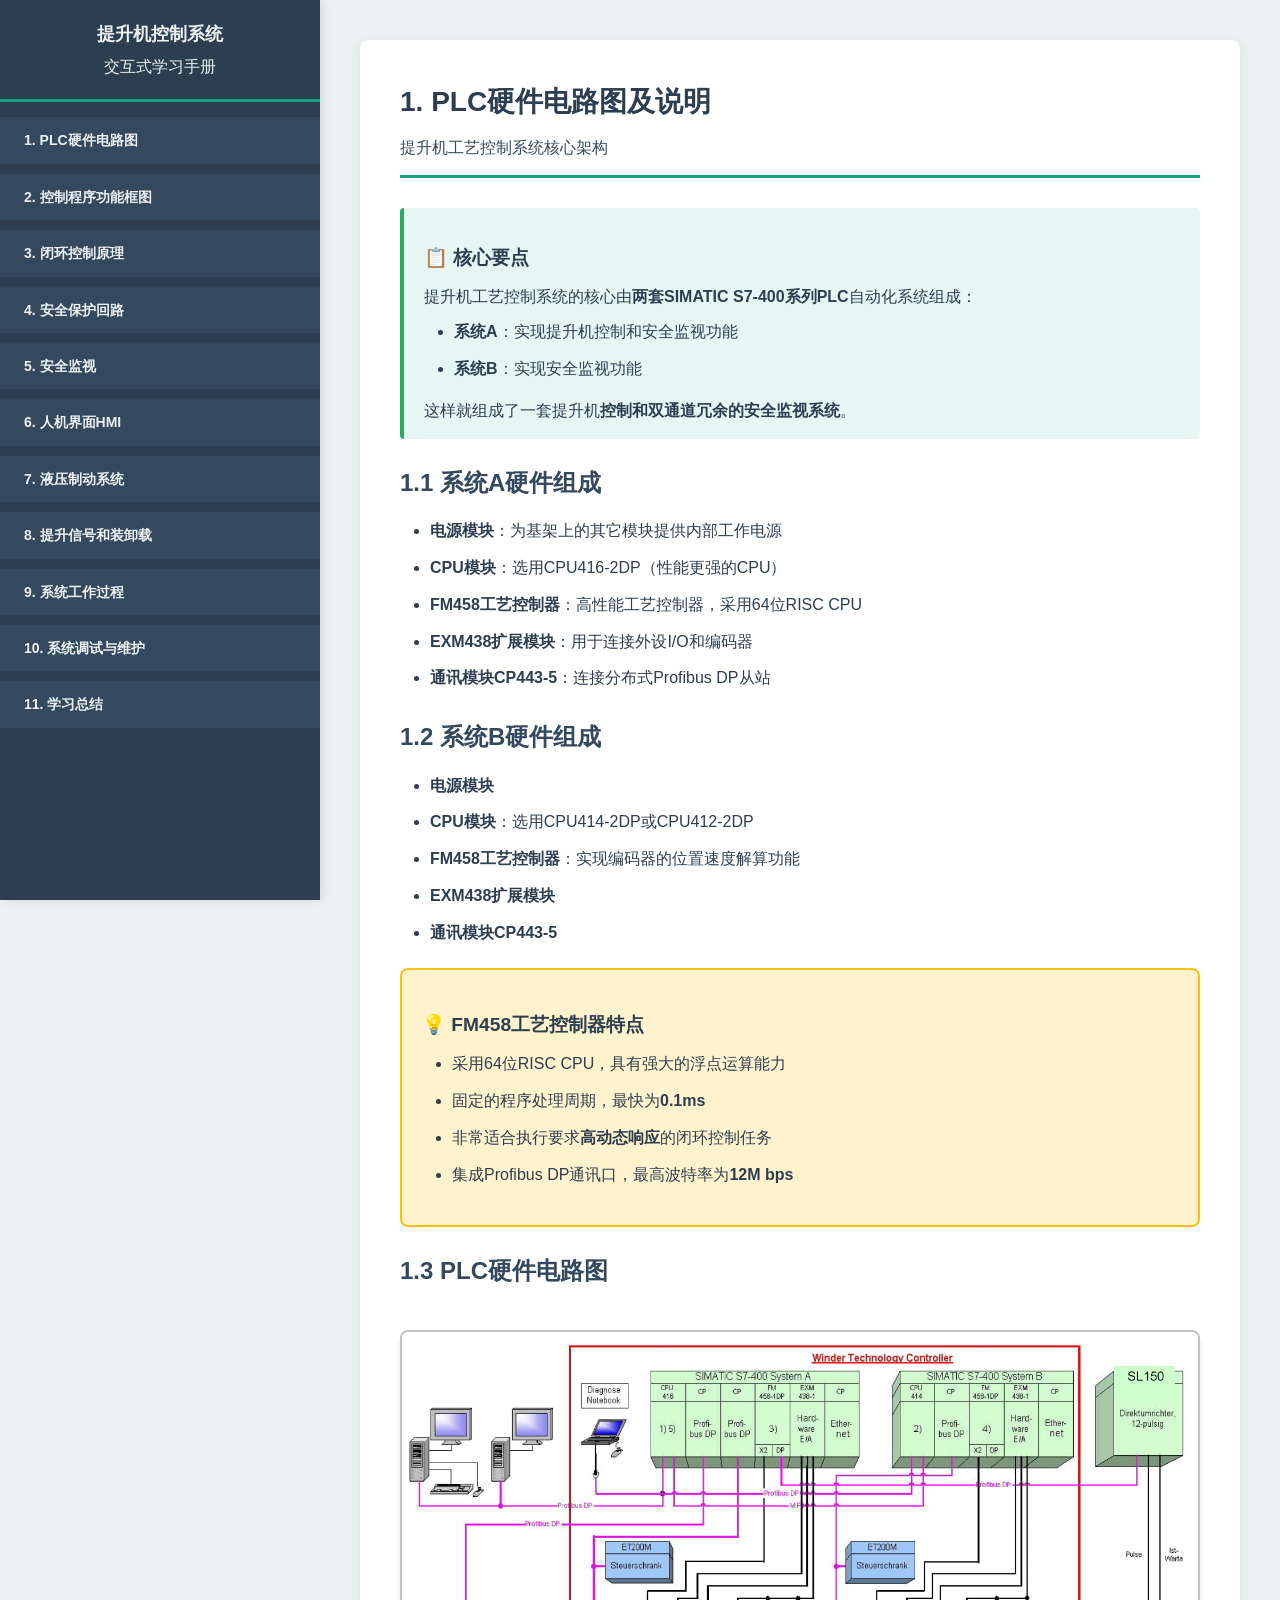
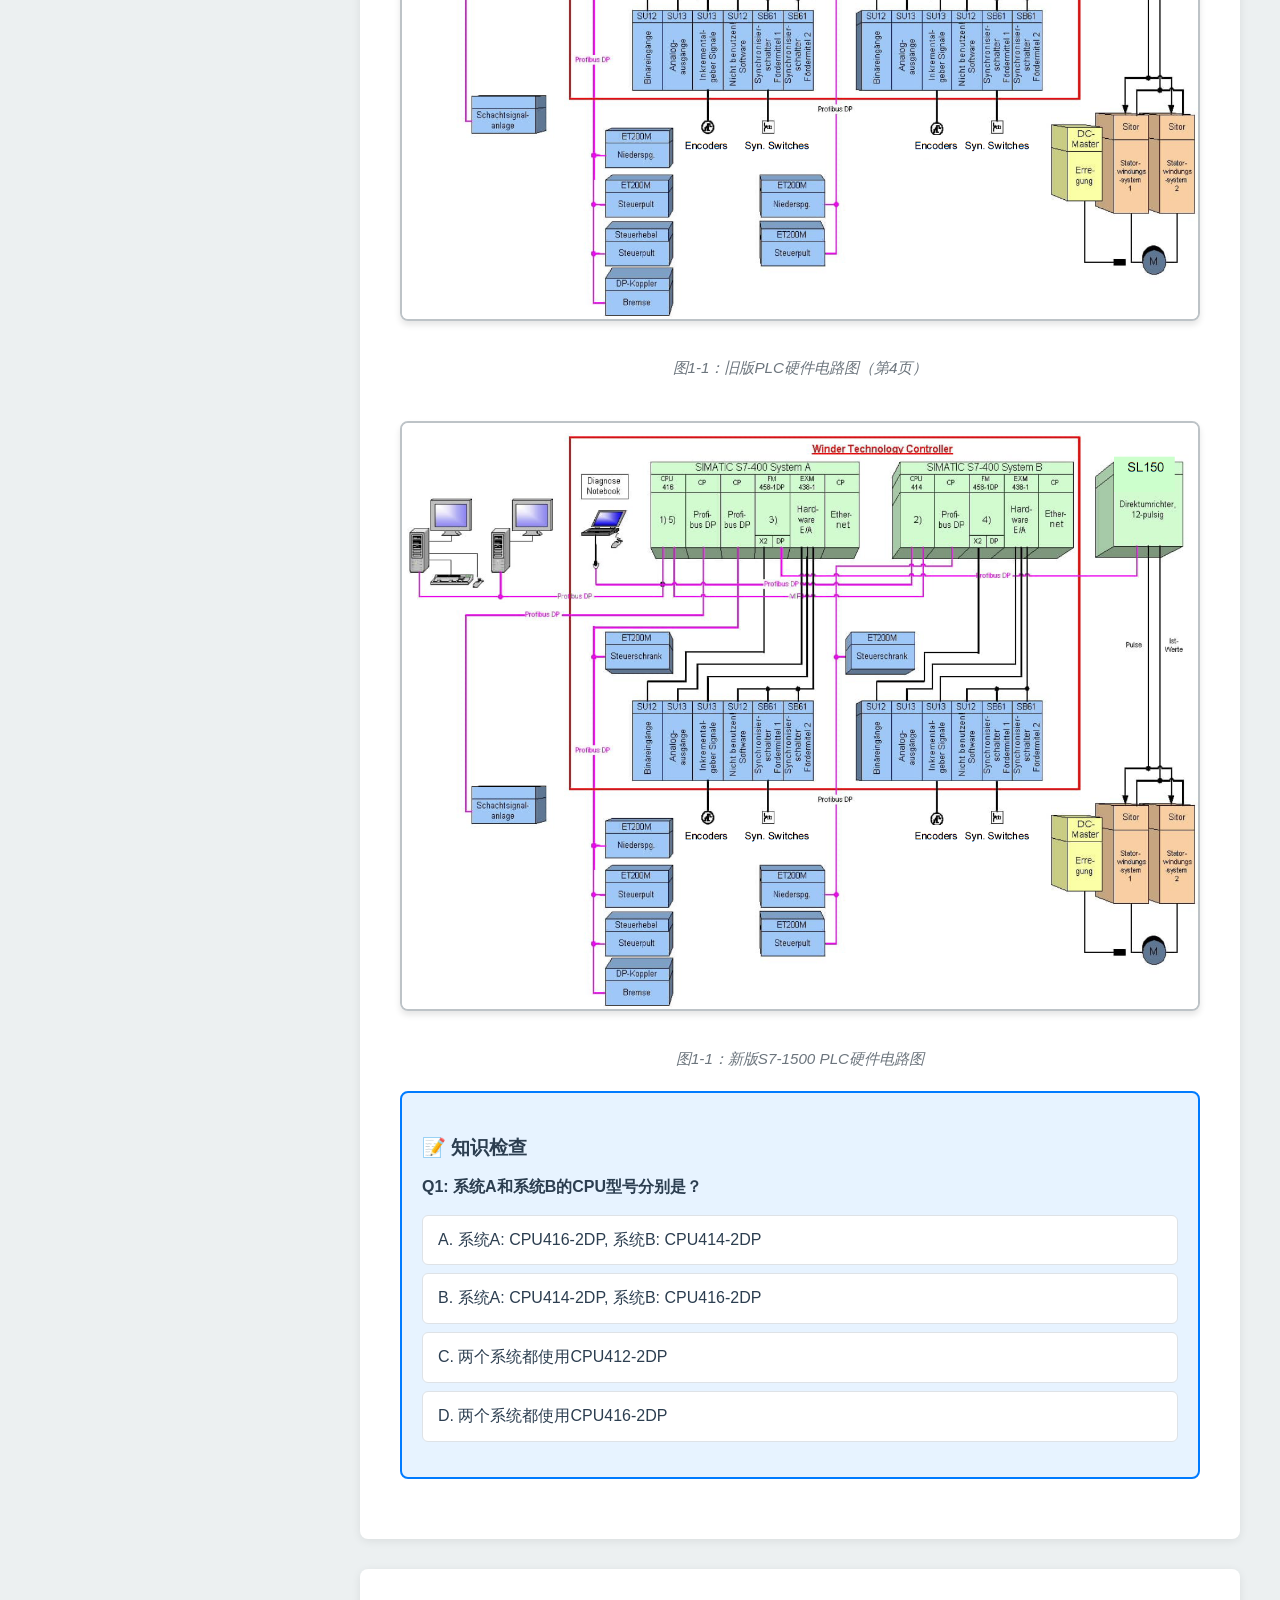
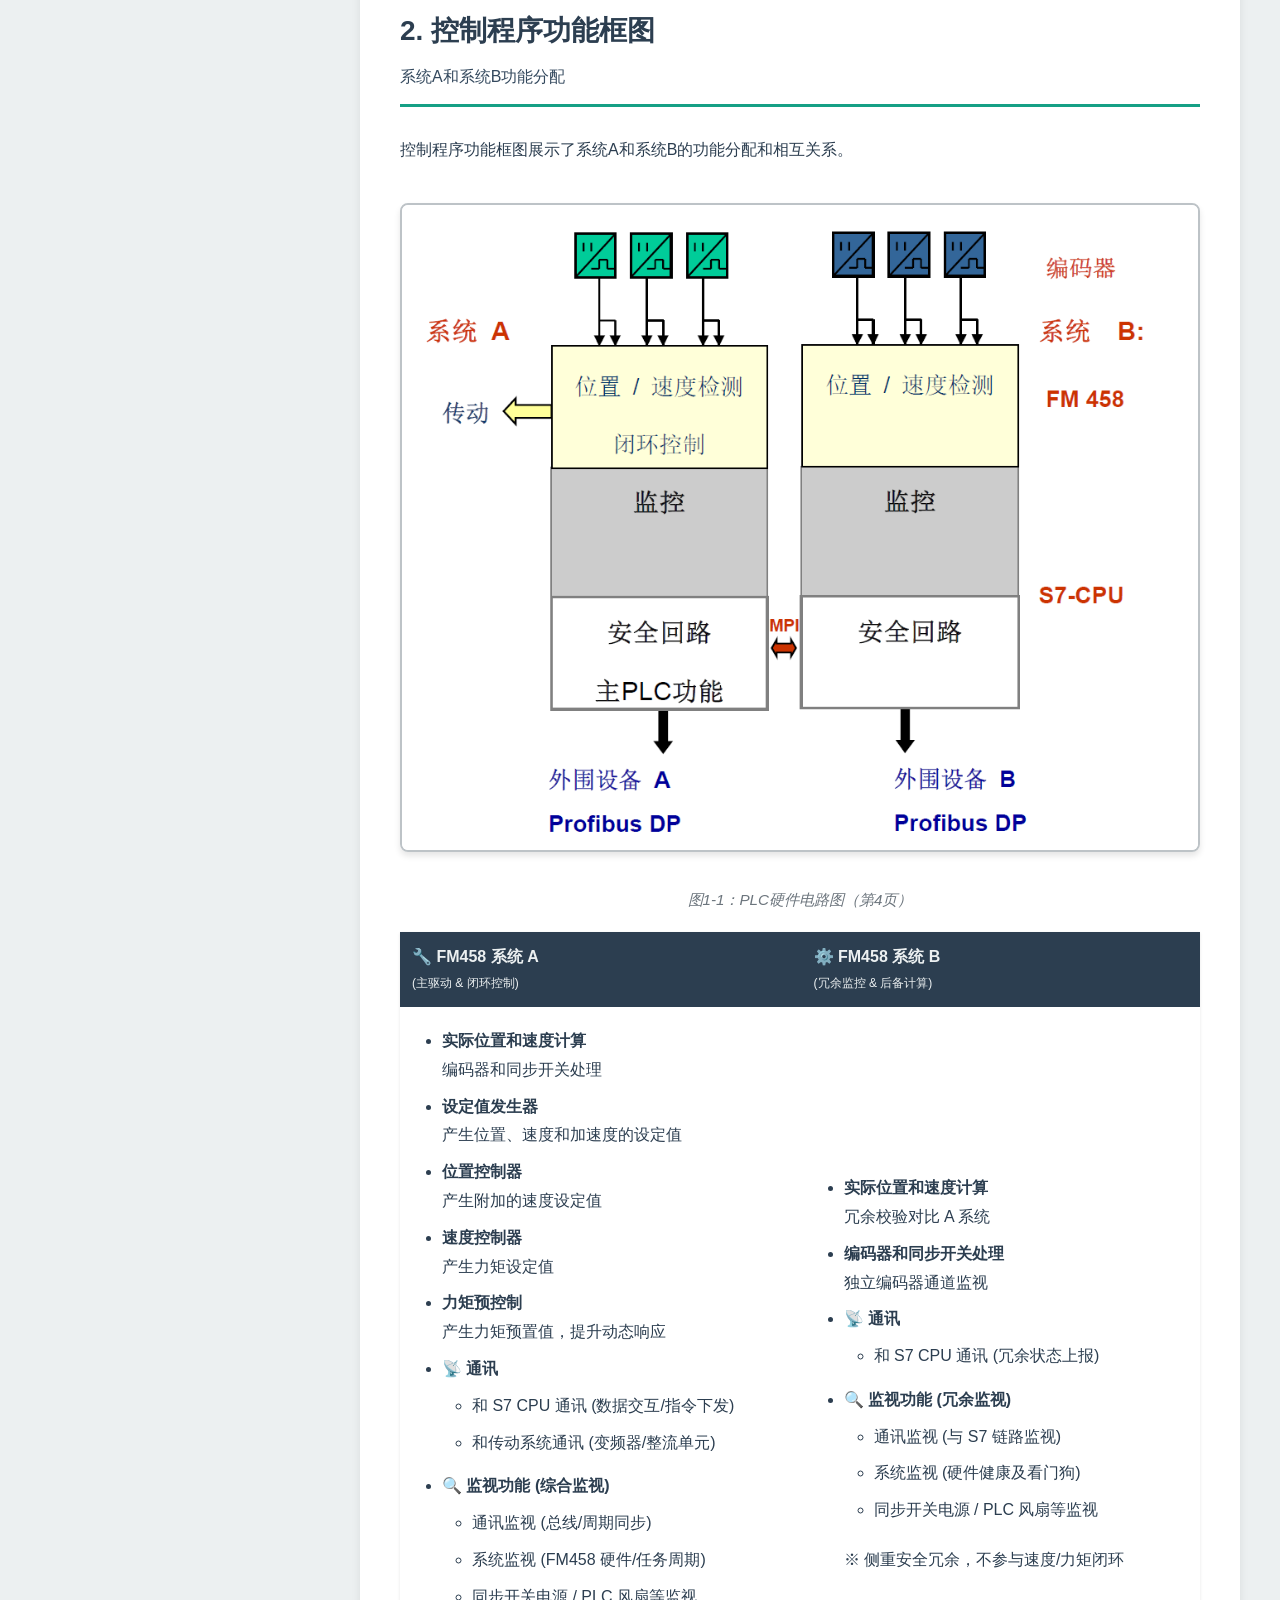
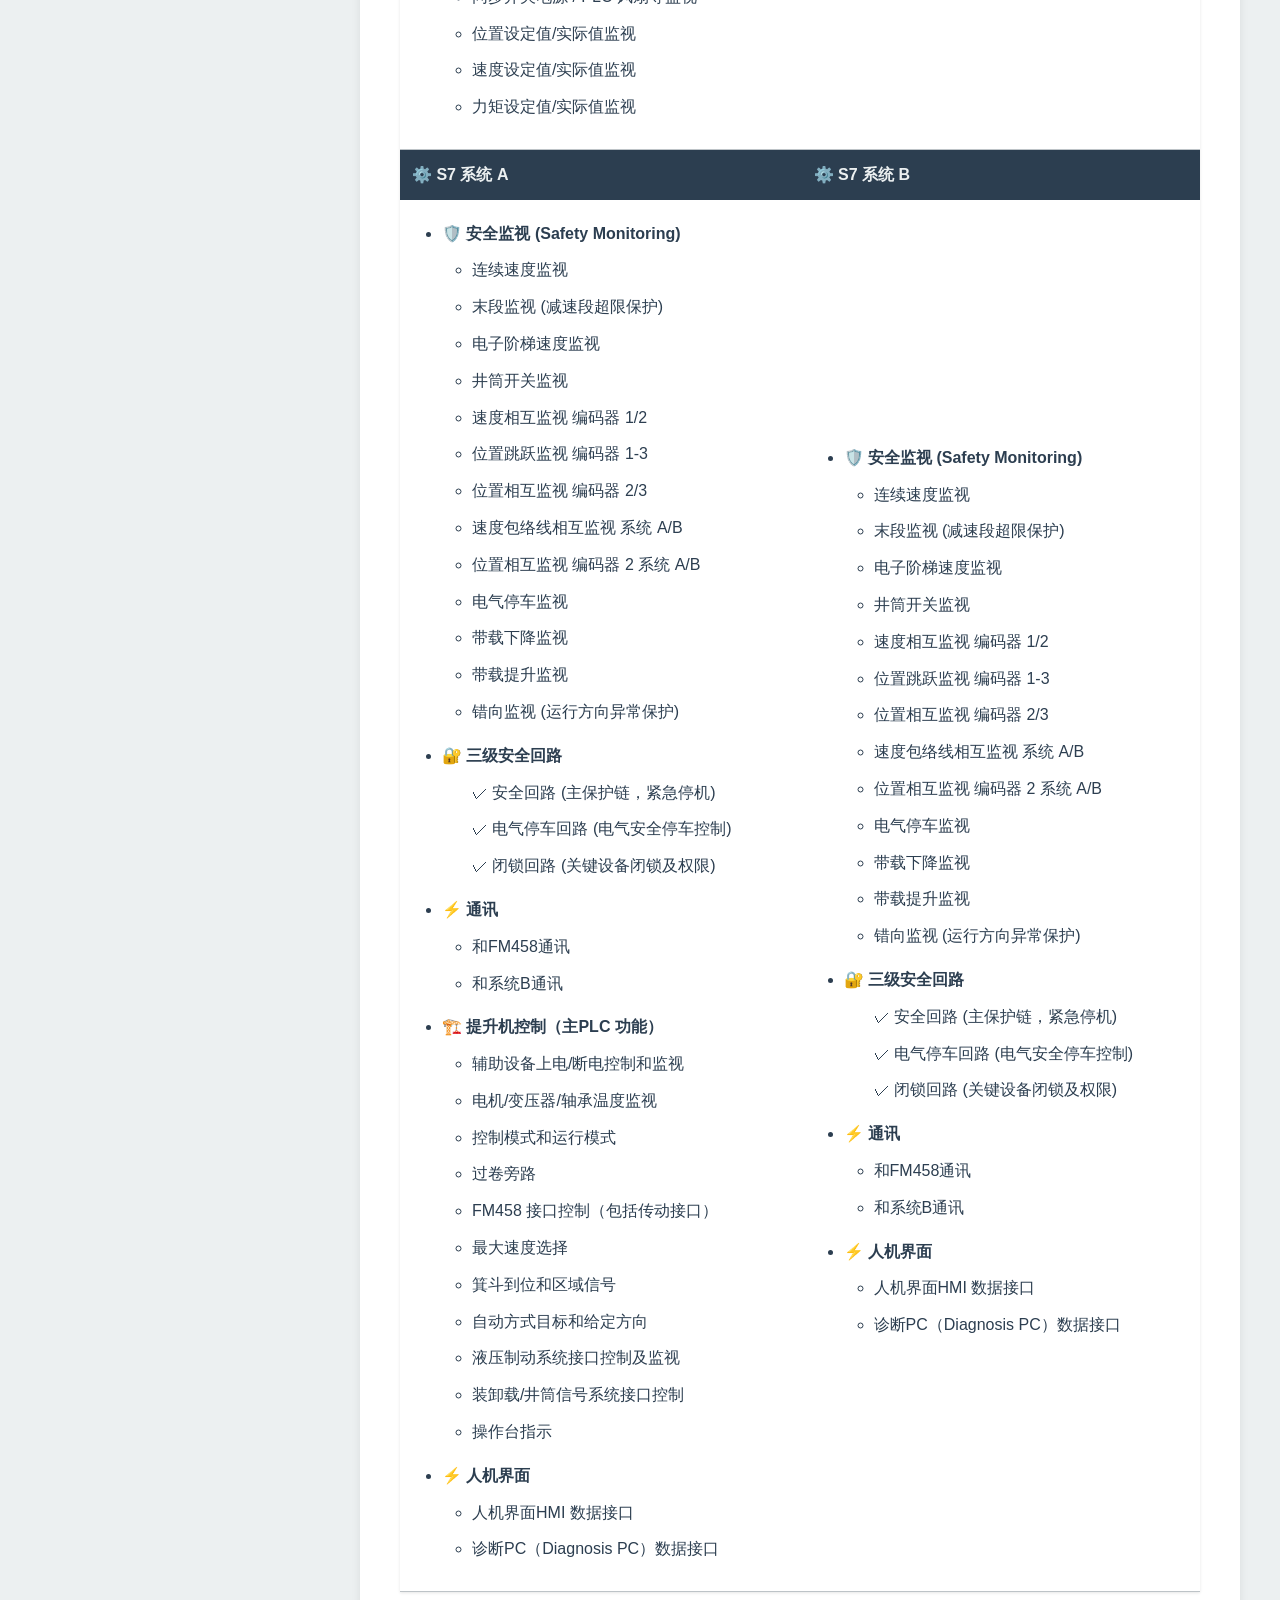
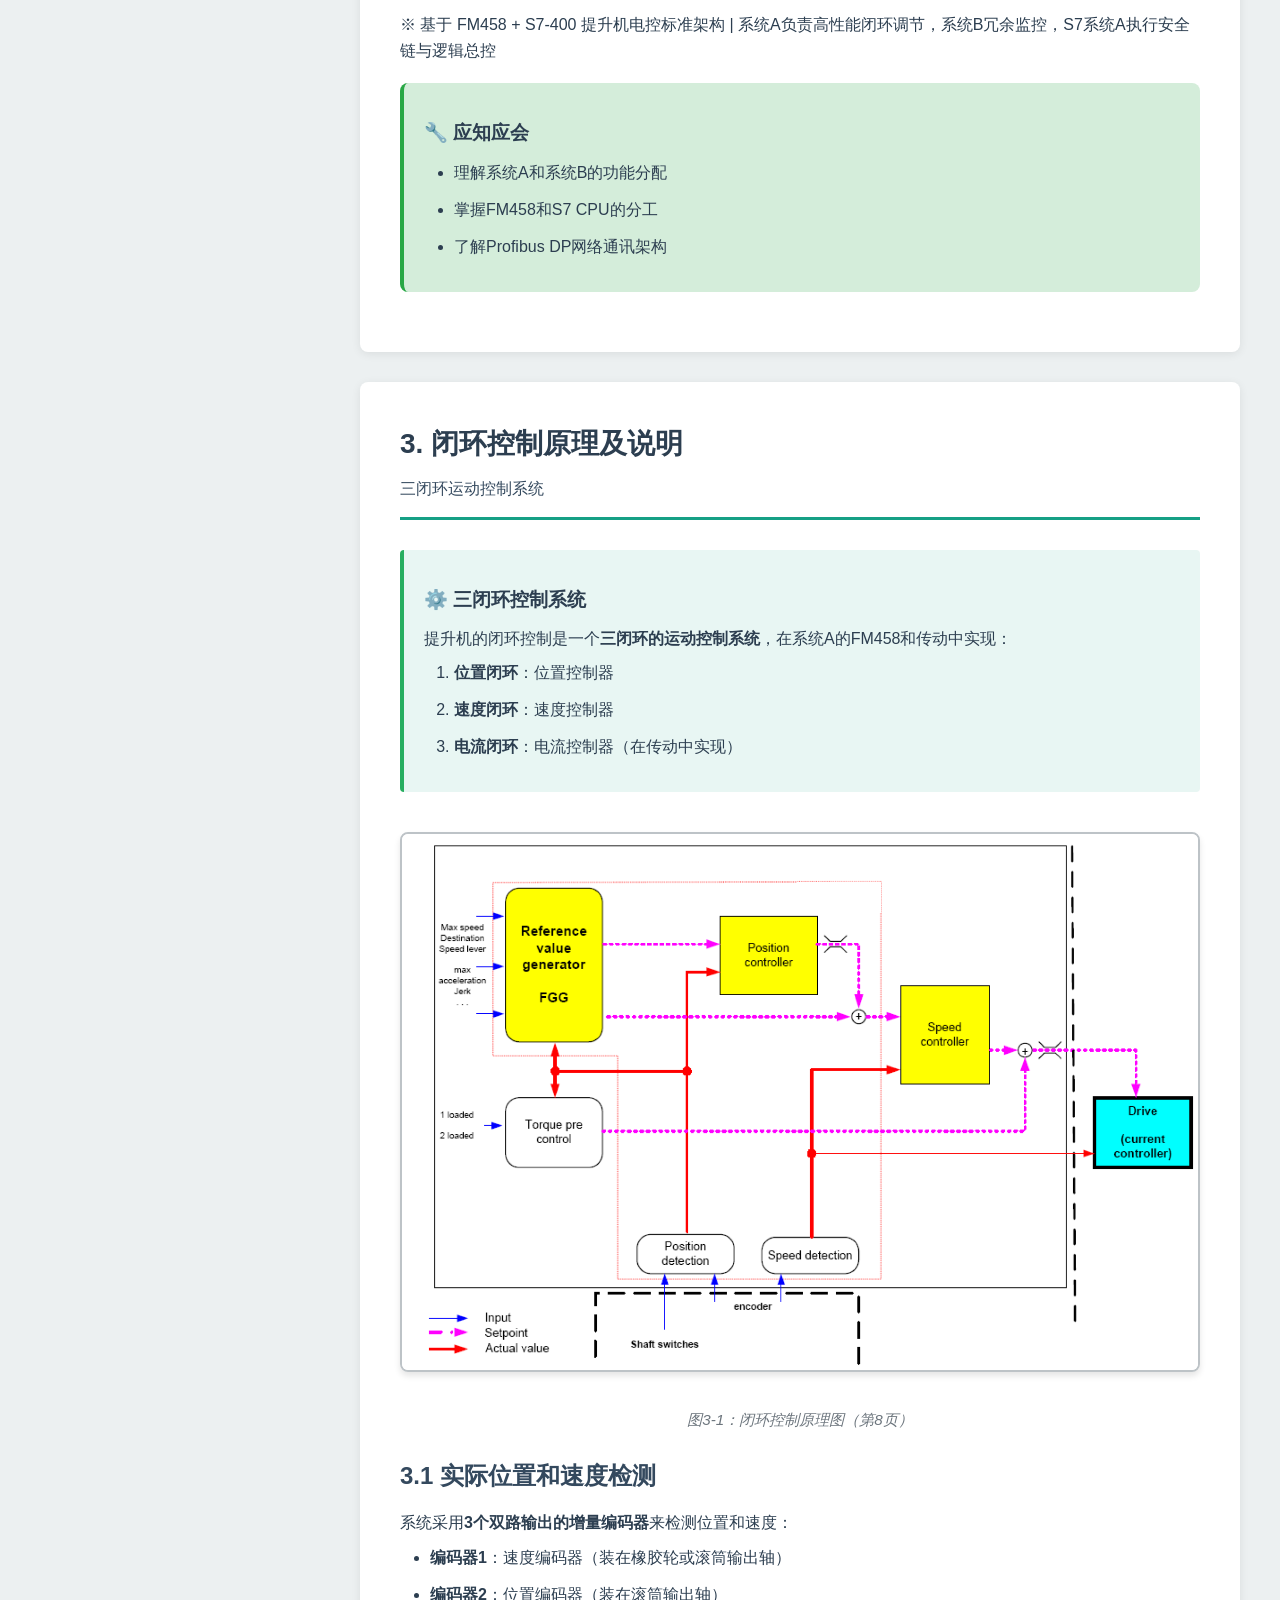
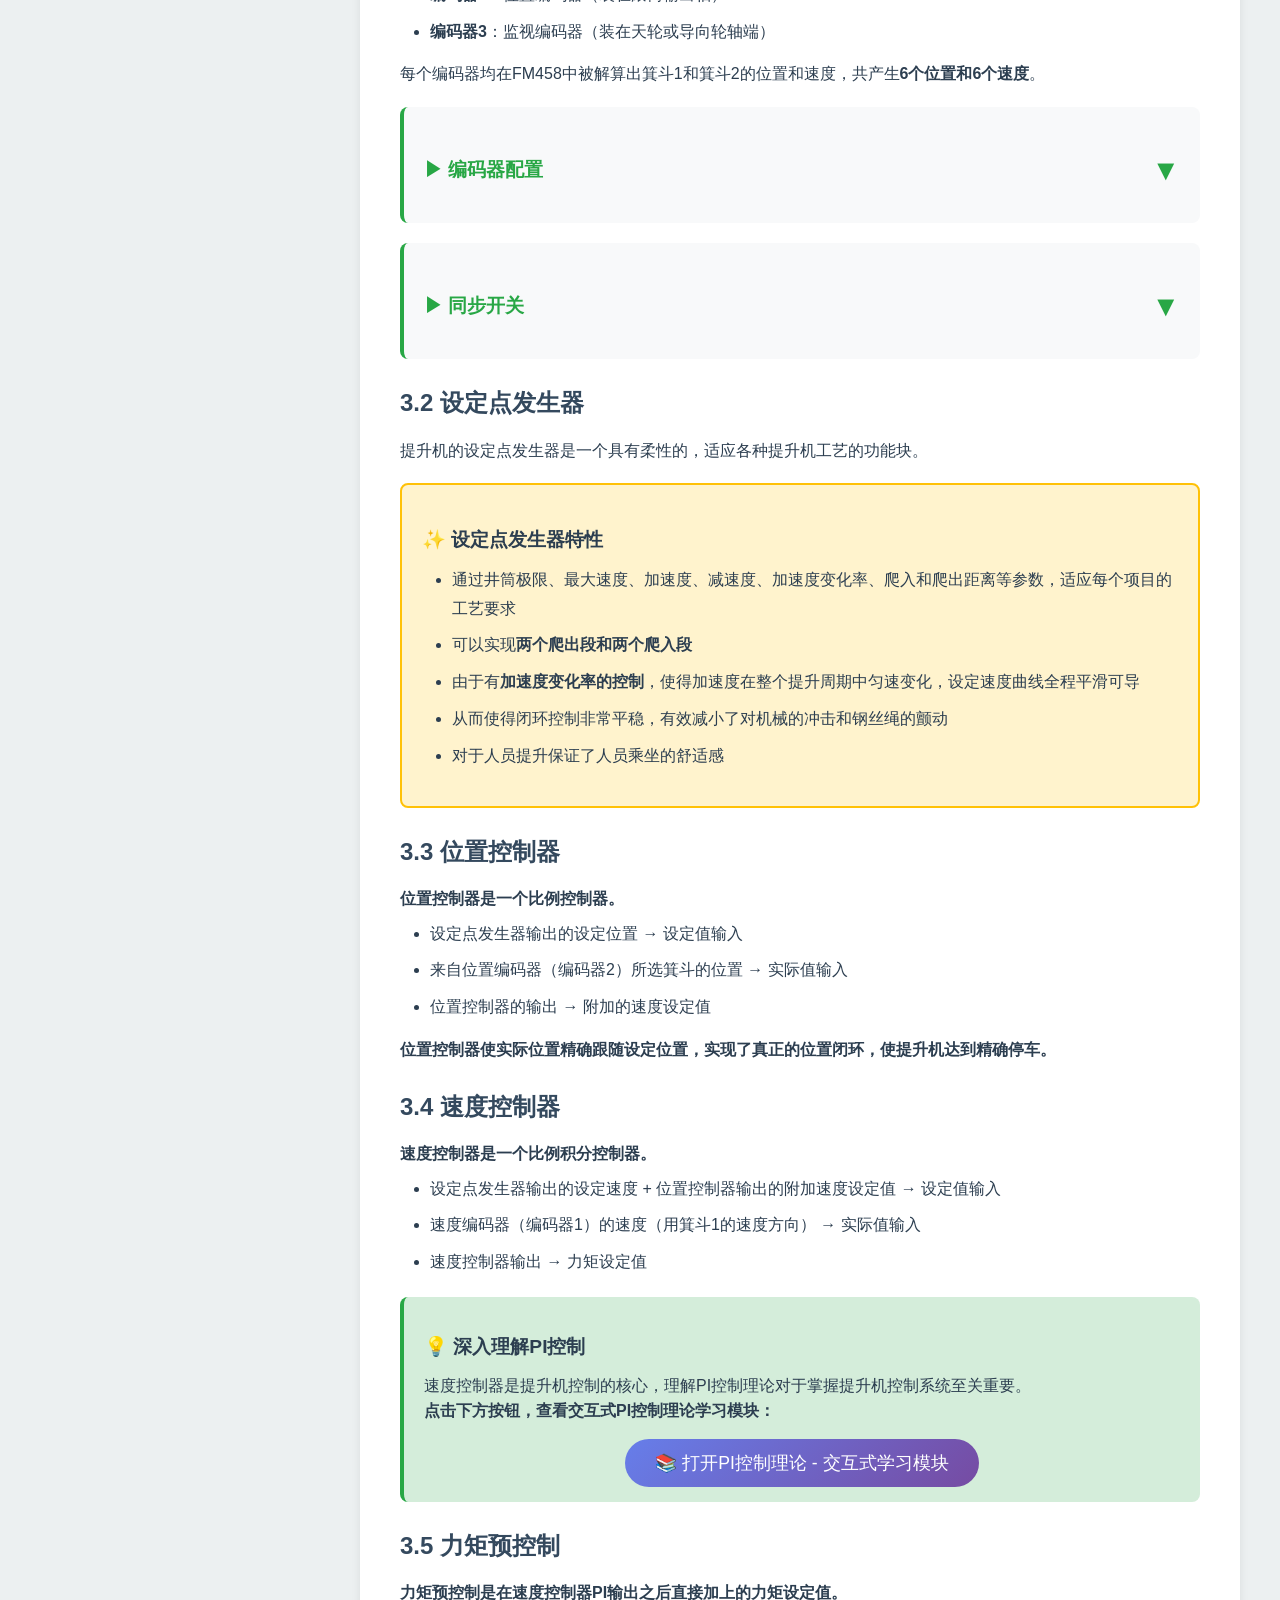
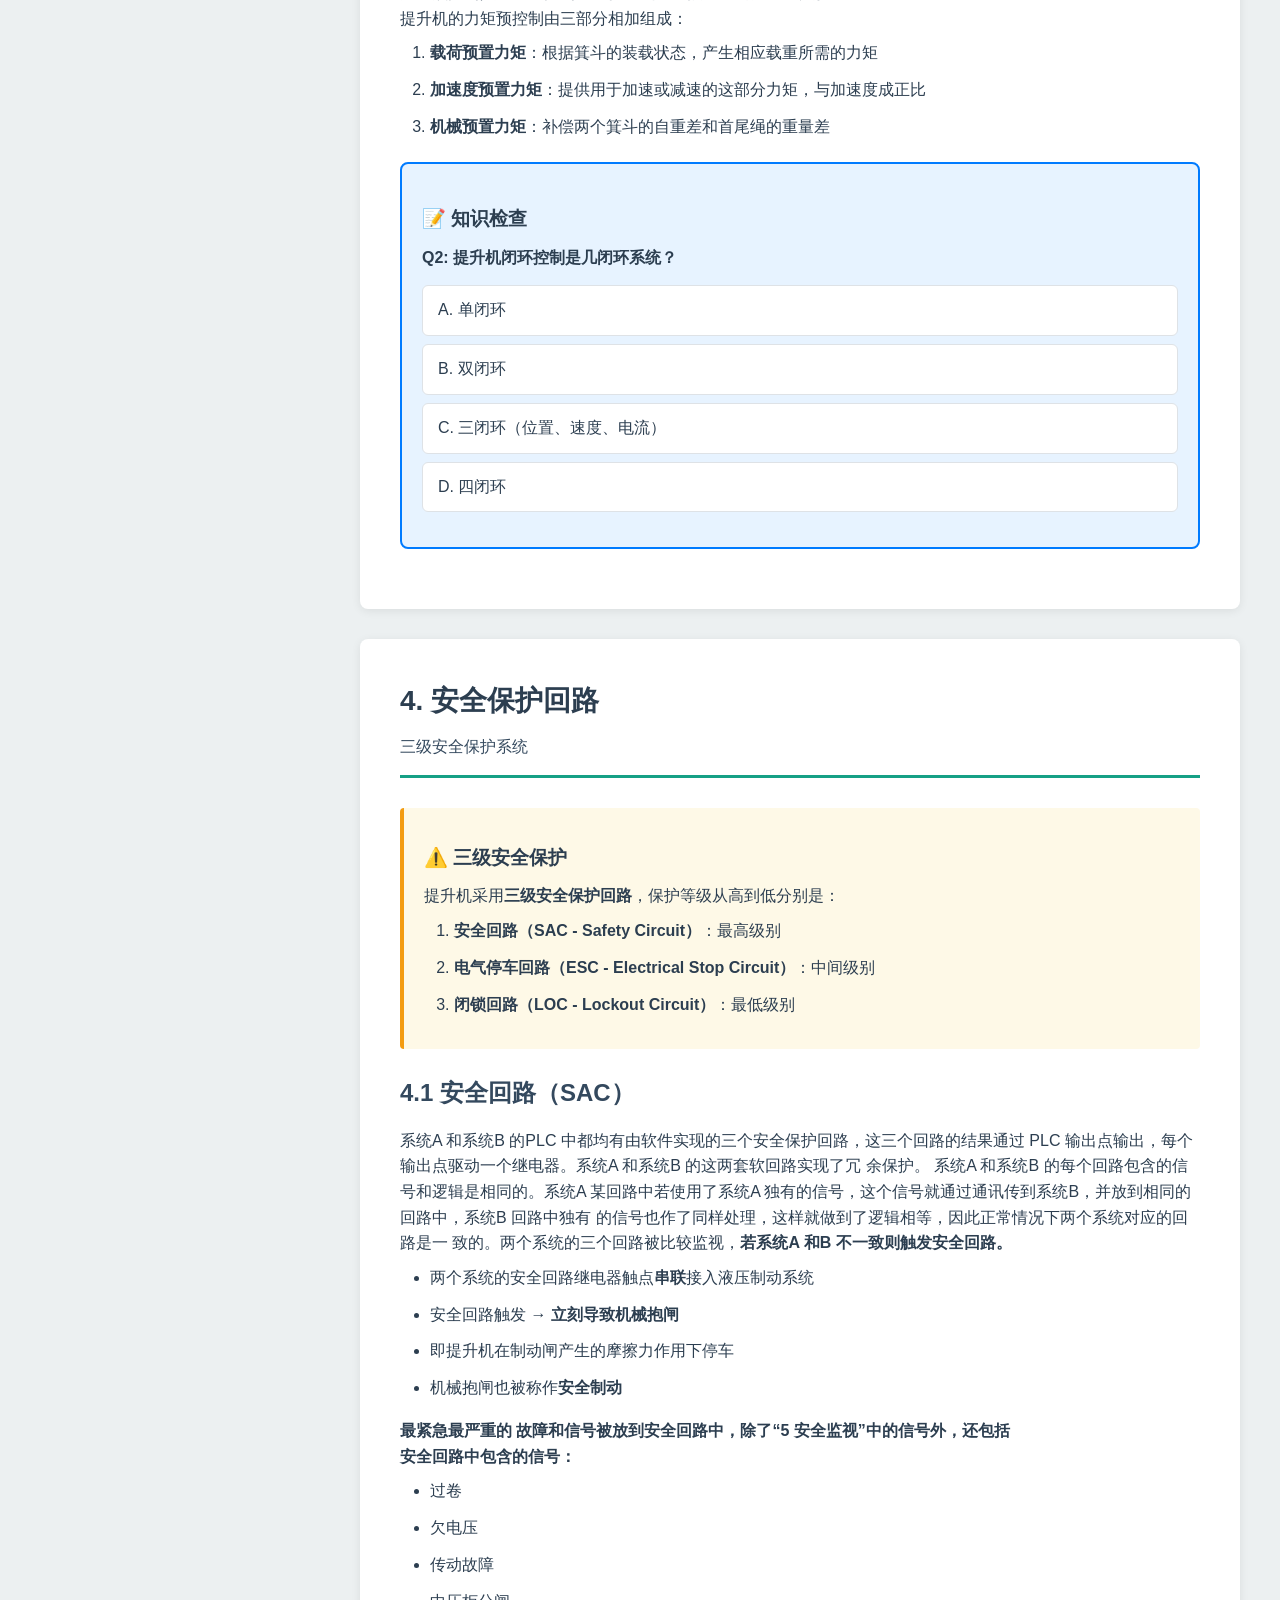
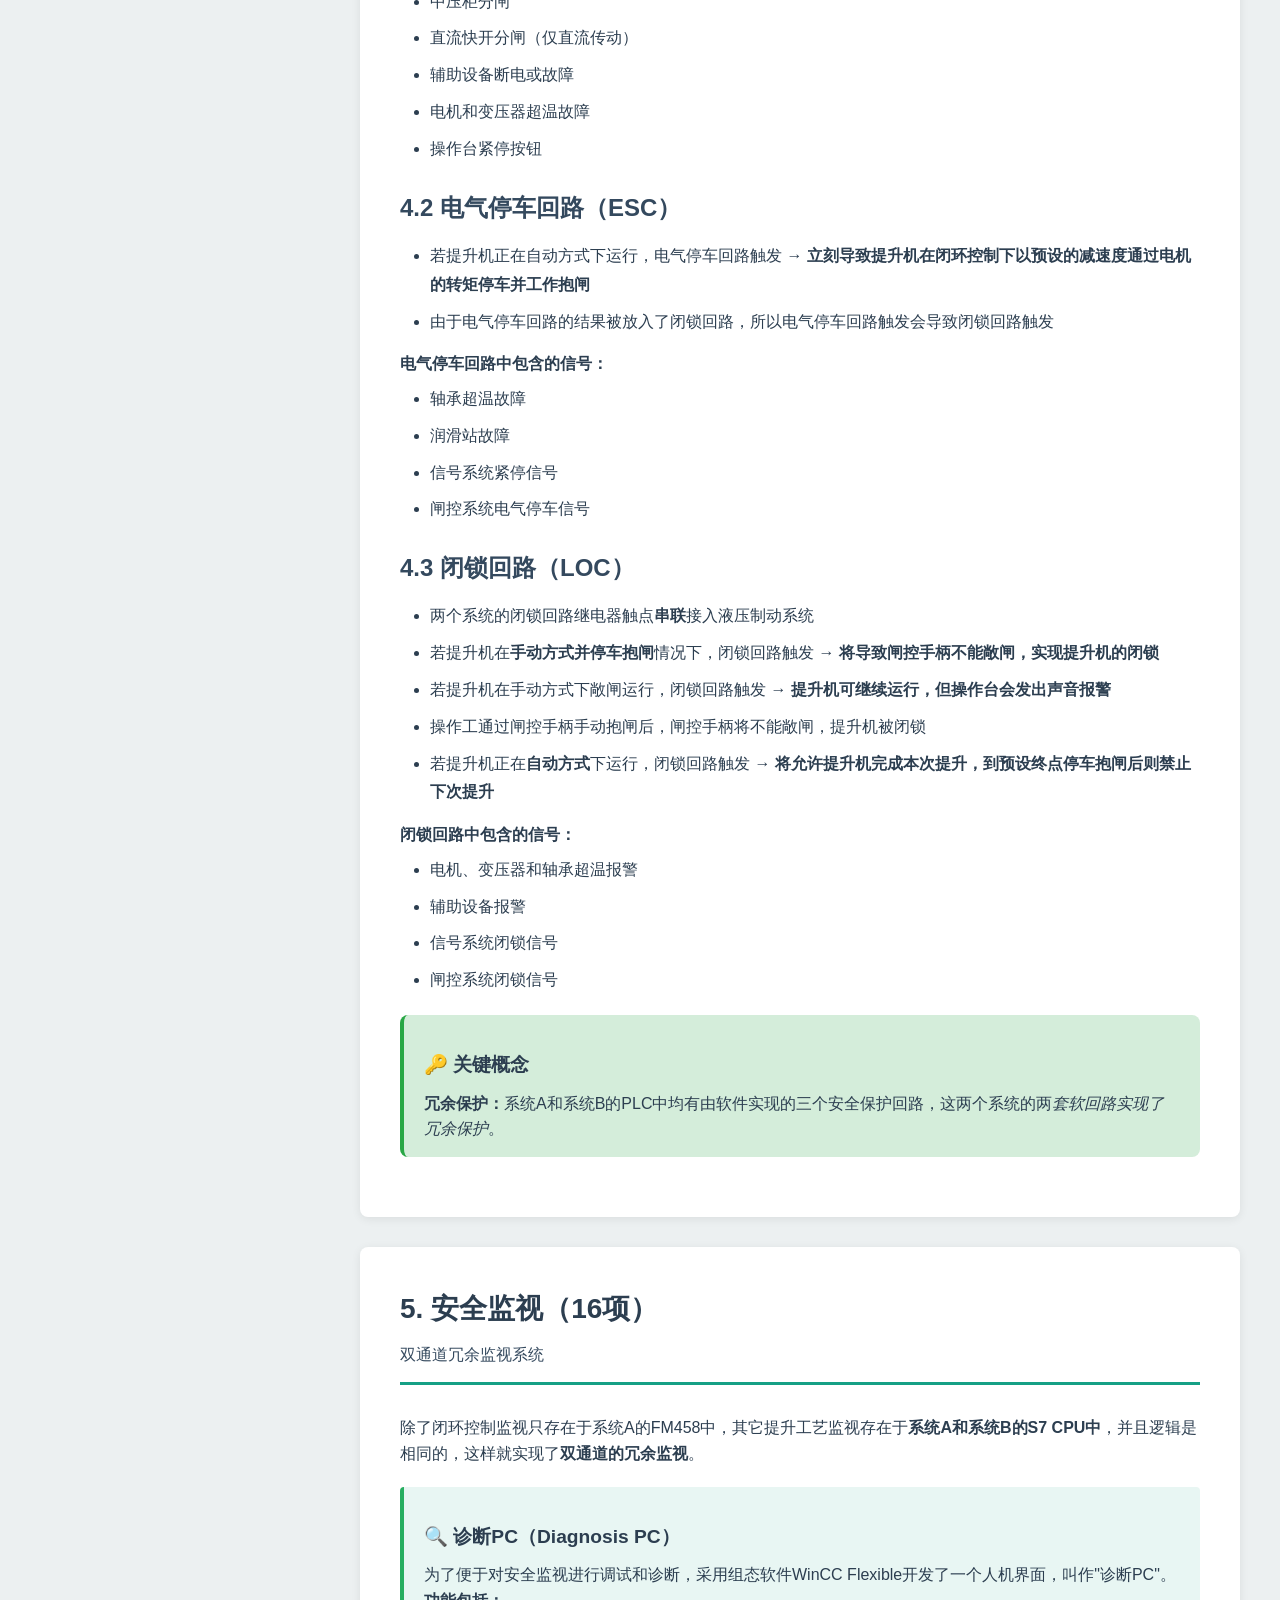
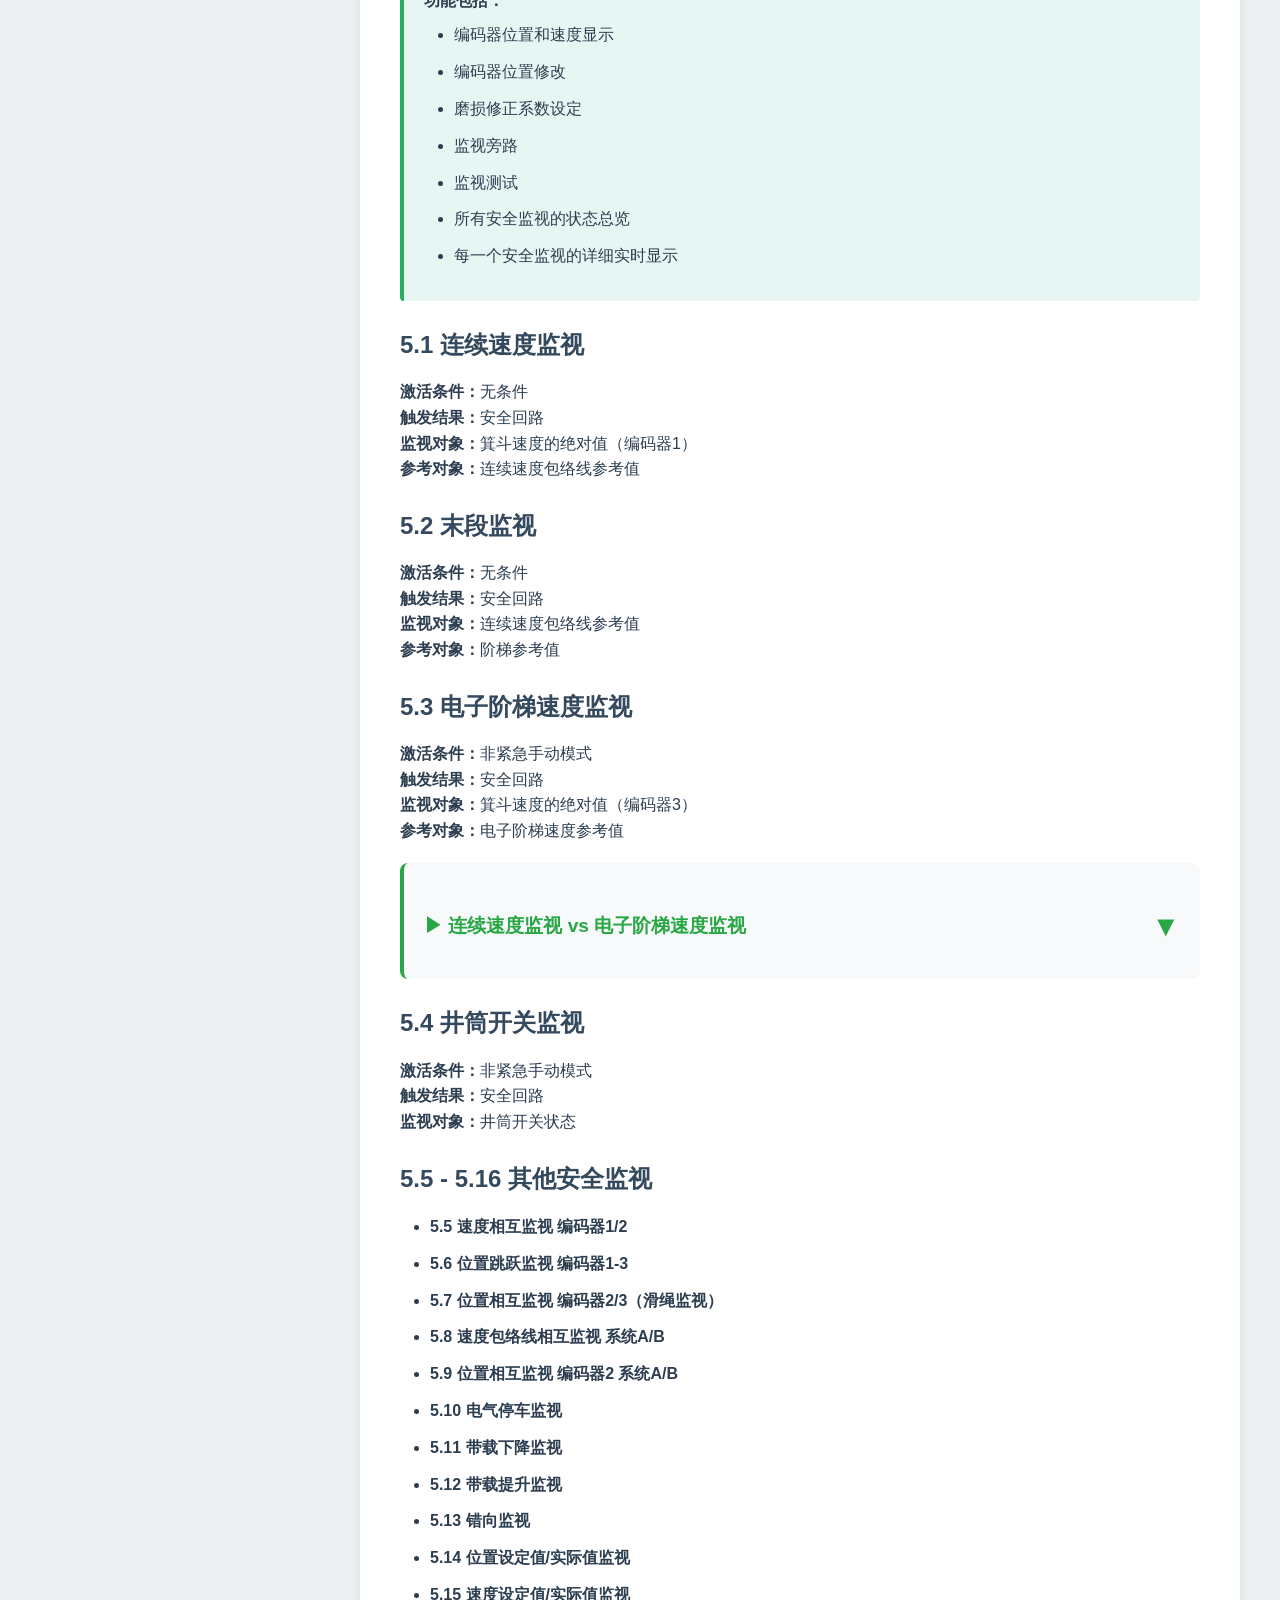
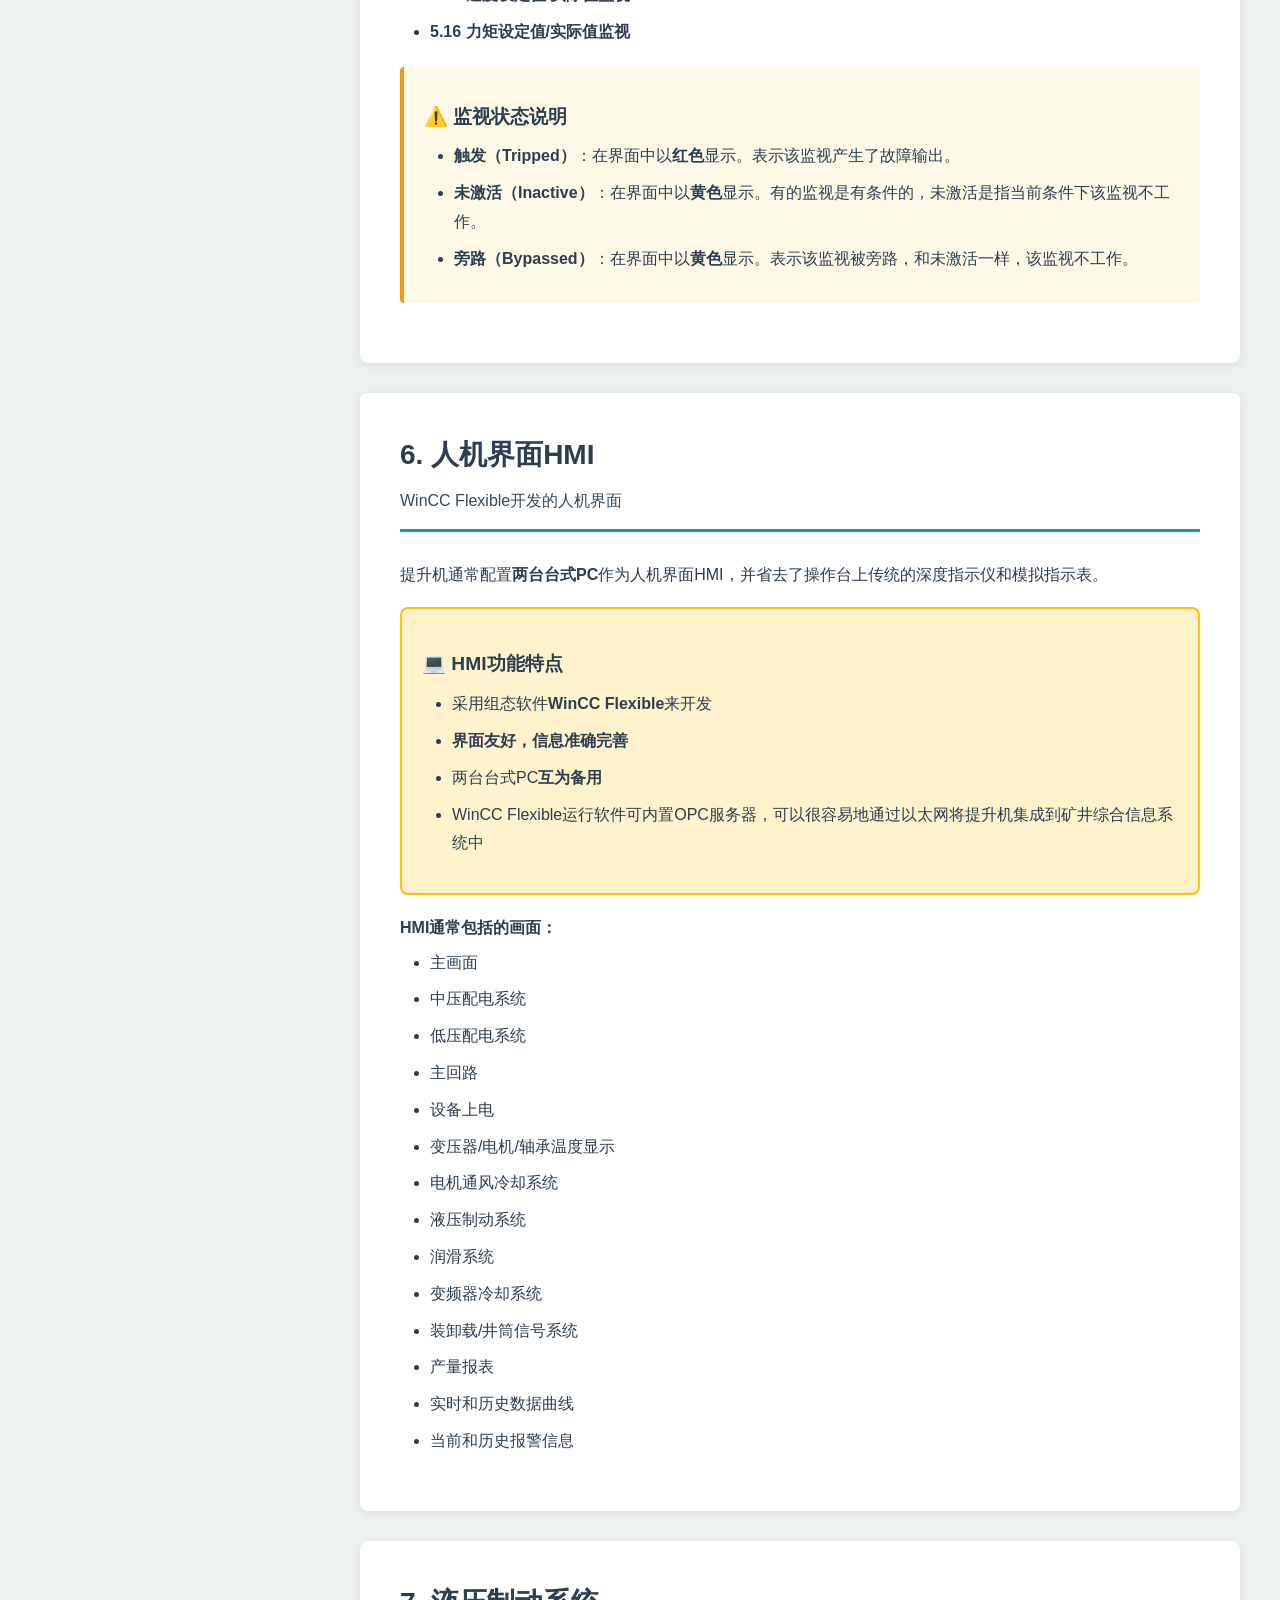
<file: hoist-control/提升机控制系统_学习手册_新布局.html>
<!DOCTYPE html>
<html lang="zh-CN">
<head>
    <meta charset="UTF-8">
    <meta name="viewport" content="width=device-width, initial-scale=1.0">
    <title>提升机控制系统 - 学习手册</title>
    <style>
        * {
            margin: 0;
            padding: 0;
            box-sizing: border-box;
        }

        :root {
            --primary: #2c3e50;
            --secondary: #34495e;
            --accent: #16a085;
            --highlight: #e67e22;
            --bg-main: #ecf0f1;
            --bg-sidebar: #2c3e50;
            --bg-content: #ffffff;
            --text-light: #ecf0f1;
            --text-dark: #2c3e50;
            --border: #bdc3c7;
            --success: #27ae60;
            --warning: #f39c12;
            --danger: #e74c3c;
        }

        body {
            font-family: 'Segoe UI', Tahoma, Geneva, Verdana, sans-serif;
            background: var(--bg-main);
            color: var(--text-dark);
            display: flex;
            line-height: 1.6;
        }

        .sidebar {
            width: 320px;
            height: 100vh;
            background: var(--bg-sidebar);
            position: fixed;
            left: 0;
            top: 0;
            overflow-y: auto;
            box-shadow: 2px 0 10px rgba(0,0,0,0.1);
            z-index: 1000;
        }

        .sidebar-header {
            background: var(--primary);
            color: var(--text-light);
            padding: 20px;
            text-align: center;
            border-bottom: 3px solid var(--accent);
        }

        .sidebar-header h1 {
            font-size: 18px;
            margin-bottom: 5px;
        }

        .sidebar-nav {
            padding: 15px 0;
        }

        .nav-section {
            margin-bottom: 10px;
        }

        .nav-section-title {
            background: var(--secondary);
            color: var(--text-light);
            padding: 12px 20px;
            font-weight: 600;
            font-size: 14px;
            cursor: pointer;
            transition: all 0.3s;
            border-left: 4px solid transparent;
        }

        .nav-section-title:hover {
            background: var(--accent);
            border-left-color: var(--highlight);
            padding-left: 25px;
        }

        .nav-items {
            background: rgba(0,0,0,0.15);
            display: none;
        }

        .nav-items.active {
            display: block;
        }

        .nav-item {
            padding: 10px 30px;
            color: var(--text-light);
            cursor: pointer;
            transition: all 0.3s;
            font-size: 13px;
            border-left: 3px solid transparent;
        }

        .nav-item:hover {
            background: rgba(22, 160, 133, 0.3);
            border-left-color: var(--accent);
            padding-left: 35px;
        }

        .nav-item.active {
            background: var(--accent);
            border-left-color: var(--highlight);
            font-weight: 600;
        }

        .main-content {
            margin-left: 320px;
            padding: 40px;
            flex: 1;
            max-width: 1200px;
        }

        .content-section {
            background: var(--bg-content);
            padding: 40px;
            margin-bottom: 30px;
            border-radius: 8px;
            box-shadow: 0 2px 10px rgba(0,0,0,0.08);
            animation: fadeIn 0.5s;
        }

        @keyframes fadeIn {
            from { opacity: 0; transform: translateY(20px); }
            to { opacity: 1; transform: translateY(0); }
        }

        .section-header {
            border-bottom: 3px solid var(--accent);
            padding-bottom: 15px;
            margin-bottom: 30px;
        }

        .section-header h2 {
            color: var(--primary);
            font-size: 28px;
            margin-bottom: 10px;
        }

        .section-header .subtitle {
            color: var(--secondary);
            font-size: 16px;
            font-weight: 400;
        }

        .info-box {
            background: #e8f6f3;
            border-left: 4px solid var(--success);
            padding: 15px 20px;
            margin: 20px 0;
            border-radius: 4px;
        }

        .warning-box {
            background: #fef9e7;
            border-left: 4px solid var(--warning);
            padding: 15px 20px;
            margin: 20px 0;
            border-radius: 4px;
        }

        .danger-box {
            background: #fdedec;
            border-left: 4px solid var(--danger);
            padding: 15px 20px;
            margin: 20px 0;
            border-radius: 4px;
        }

        .highlight-box {
            background: #fff3cd;
            border: 2px solid #ffc107;
            padding: 20px;
            margin: 20px 0;
            border-radius: 8px;
        }

        .tip-box {
            background: #d4edda;
            border-left: 4px solid #28a745;
            padding: 15px 20px;
            margin: 20px 0;
            border-radius: 8px;
        }

        table {
            width: 100%;
            border-collapse: collapse;
            margin: 20px 0;
            background: #fff;
            box-shadow: 0 1px 3px rgba(0,0,0,0.1);
        }

        th {
            background: var(--primary);
            color: var(--text-light);
            padding: 12px;
            text-align: left;
            font-weight: 600;
        }

        td {
            padding: 12px;
            border-bottom: 1px solid var(--border);
        }

        tr:hover {
            background: #f8f9fa;
        }

        .pdf-image {
            max-width: 100%;
            height: auto;
            margin: 20px 0;
            border: 2px solid var(--border);
            border-radius: 8px;
            box-shadow: 0 4px 6px rgba(0,0,0,0.1);
            cursor: pointer;
            transition: transform 0.2s, box-shadow 0.2s;
        }

        .pdf-image:hover {
            transform: scale(1.02);
            box-shadow: 0 6px 12px rgba(0,0,0,0.2);
        }

        .image-caption {
            text-align: center;
            color: #6c757d;
            font-size: 0.95em;
            margin-top: 8px;
            font-style: italic;
        }

        .image-gallery {
            display: grid;
            grid-template-columns: repeat(auto-fit, minmax(400px, 1fr));
            gap: 20px;
            margin: 20px 0;
        }

        ul, ol {
            margin-left: 30px;
            margin-bottom: 15px;
        }

        li {
            margin: 8px 0;
            line-height: 1.8;
        }

        h3 {
            color: var(--secondary);
            font-size: 1.5em;
            margin-top: 25px;
            margin-bottom: 15px;
        }

        h4 {
            color: var(--text-dark);
            font-size: 1.2em;
            margin-top: 20px;
            margin-bottom: 10px;
        }

        .quiz-box {
            background: #e7f3ff;
            border: 2px solid #007bff;
            padding: 20px;
            margin: 20px 0;
            border-radius: 8px;
        }

        .quiz-question {
            font-weight: 600;
            margin-bottom: 15px;
        }

        .quiz-options {
            list-style: none;
            margin-left: 0;
        }

        .quiz-options li {
            padding: 10px 15px;
            margin: 8px 0;
            background: white;
            border: 1px solid #dee2e6;
            border-radius: 6px;
            cursor: pointer;
            transition: all 0.3s;
        }

        .quiz-options li:hover {
            background: #f8f9fa;
            border-color: #007bff;
        }

        .quiz-options li.correct {
            background: #d4edda;
            border-color: #28a745;
        }

        .quiz-options li.incorrect {
            background: #f8d7da;
            border-color: #dc3545;
        }

        @media (max-width: 768px) {
            .sidebar {
                width: 100%;
                height: auto;
                position: relative;
            }

            .main-content {
                margin-left: 0;
                padding: 20px;
            }

            .content-section {
                padding: 20px;
            }
        }
        .interactive-box {
            background: #f8f9fa;
            border-left: 4px solid #28a745;
            padding: 20px;
            margin: 20px 0;
            border-radius: 8px;
            cursor: pointer;
            transition: all 0.3s;
        }

        .interactive-box:hover {
            background: #e9ecef;
            transform: translateX(5px);
        }

        .interactive-box h4 {
            color: #28a745;
            margin-bottom: 10px;
            display: flex;
            align-items: center;
            justify-content: space-between;
        }

        .interactive-box .content {
            padding: 0;
            max-height: 0;
            overflow: hidden;
            transition: max-height 0.3s ease-out;
        }

        .interactive-box.active .content {
            max-height: 2000px;
            padding: 15px 0;
        }

        .interactive-box .toggle-icon {
            font-size: 1.5em;
            transition: transform 0.3s;
        }

        .interactive-box.active .toggle-icon {
            transform: rotate(180deg);
        }
    </style>
</head>
<body>
    <!-- 左侧导航栏 -->
    <div class="sidebar" id="sidebar">
        <div class="sidebar-header">
            <h1>提升机控制系统</h1>
            <p>交互式学习手册</p>
        </div>
        <!-- 折叠菜单,如果以后有子章节扩展启用这个菜单 -->
        <!-- 
        <nav class="sidebar-nav">
           
            <div class="nav-section">
                <div class="nav-section-title" onclick="toggleNav('nav1')">1. PLC硬件电路图</div>
                <div class="nav-items" id="nav1">
                    <div class="nav-item" onclick="showSection('section1')">1. PLC硬件电路图及说明</div>
                </div>
            </div>

            <div class="nav-section">
                <div class="nav-section-title" onclick="toggleNav('nav2')">2. 控制程序功能框图</div>
                <div class="nav-items" id="nav2">
                    <div class="nav-item" onclick="showSection('section2')">2. 控制程序功能框图</div>
                </div>
            </div>

            <div class="nav-section">
                <div class="nav-section-title" onclick="toggleNav('nav3')">3. 闭环控制原理</div>
                <div class="nav-items" id="nav3">
                    <div class="nav-item" onclick="showSection('section3')">3. 闭环控制原理及说明</div>
                </div>
            </div>

            <div class="nav-section">
                <div class="nav-section-title" onclick="toggleNav('nav4')">4. 安全保护回路</div>
                <div class="nav-items" id="nav4">
                    <div class="nav-item" onclick="showSection('section4')">4. 安全保护回路</div>
                </div>
            </div>

            <div class="nav-section">
                <div class="nav-section-title" onclick="toggleNav('nav5')">5. 安全监视</div>
                <div class="nav-items" id="nav5">
                    <div class="nav-item" onclick="showSection('section5')">5. 安全监视（16项）</div>
                </div>
            </div>

            <div class="nav-section">
                <div class="nav-section-title" onclick="toggleNav('nav6')">6. 人机界面HMI</div>
                <div class="nav-items" id="nav6">
                    <div class="nav-item" onclick="showSection('section6')">6. 人机界面HMI</div>
                </div>
            </div>

            <div class="nav-section">
                <div class="nav-section-title" onclick="toggleNav('nav7')">7. 液压制动系统</div>
                <div class="nav-items" id="nav7">
                    <div class="nav-item" onclick="showSection('section7')">7. 液压制动系统</div>
                    <div class="nav-item" onclick="showSection('section7-3')">7.3 液压电气控制系统</div>
                </div>
            </div>

            <div class="nav-section">
                <div class="nav-section-title" onclick="toggleNav('nav8')">8. 提升信号和装卸载</div>
                <div class="nav-items" id="nav8">
                    <div class="nav-item" onclick="showSection('section8')">8. 提升信号和装卸载</div>
                </div>
            </div>

            <div class="nav-section">
                <div class="nav-section-title" onclick="toggleNav('nav9')">9. 系统工作过程</div>
                <div class="nav-items" id="nav9">
                    <div class="nav-item" onclick="showSection('section9')">9. 系统工作过程</div>
                </div>
            </div>

            <div class="nav-section">
                <div class="nav-section-title" onclick="toggleNav('nav10')">10. 系统调试与维护</div>
                <div class="nav-items" id="nav10">
                    <div class="nav-item" onclick="showSection('section10')">10. 系统调试与维护</div>
                </div>
            </div>

            <div class="nav-section">
                <div class="nav-section-title" onclick="toggleNav('nav11')">11. 学习总结</div>
                <div class="nav-items" id="nav11">
                    <div class="nav-item" onclick="showSection('section-summary')">11. 学习总结</div>
                </div>
            </div>
        </nav>
    -->

    <nav class="sidebar-nav">

            <div class="nav-section">
                <div class="nav-section-title" onclick="scrollToSection('section1')">1. PLC硬件电路图</div>
            </div>

            <div class="nav-section">
                <div class="nav-section-title" onclick="scrollToSection('section2')">2. 控制程序功能框图</div>
            </div>

            <div class="nav-section">
                <div class="nav-section-title" onclick="scrollToSection('section3')">3. 闭环控制原理</div>
            </div>

            <div class="nav-section">
                <div class="nav-section-title" onclick="scrollToSection('section4')">4. 安全保护回路</div>
            </div>

            <div class="nav-section">
                <div class="nav-section-title" onclick="scrollToSection('section5')">5. 安全监视</div>
            </div>

            <div class="nav-section">
                <div class="nav-section-title" onclick="scrollToSection('section6')">6. 人机界面HMI</div>
            </div>

            <div class="nav-section">
                <div class="nav-section-title" onclick="toggleNav('nav7')">7. 液压制动系统</div>
                <div class="nav-items" id="nav7">
                    <div class="nav-item" onclick="scrollToSection('section7')">7.1 液压制动系统</div>
                    <div class="nav-item" onclick="scrollToSection('section7-3')">7.3 液压电气控制系统</div>
                </div>
            </div>

            <div class="nav-section">
                <div class="nav-section-title" onclick="scrollToSection('section8')">8. 提升信号和装卸载</div>
            </div>

            <div class="nav-section">
                <div class="nav-section-title" onclick="scrollToSection('section9')">9. 系统工作过程</div>
            </div>

            <div class="nav-section">
                <div class="nav-section-title" onclick="scrollToSection('section10')">10. 系统调试与维护</div>
            </div>

            <div class="nav-section">
                <div class="nav-section-title" onclick="scrollToSection('section-summary')">11. 学习总结</div>
            </div>
        </nav>
    </div>

    <!-- 主内容区 -->
    <div class="main-content">
        <!-- 第1章：PLC硬件电路图及说明 -->
        <div class="content-section" id="section1">
            <div class="section-header">
                <h2>1. PLC硬件电路图及说明</h2>
                <div class="subtitle">提升机工艺控制系统核心架构</div>
            </div>

            <div class="info-box">
                <h4>📋 核心要点</h4>
                <p>提升机工艺控制系统的核心由<strong>两套SIMATIC S7-400系列PLC</strong>自动化系统组成：</p>
                <ul>
                    <li><strong>系统A</strong>：实现提升机控制和安全监视功能</li>
                    <li><strong>系统B</strong>：实现安全监视功能</li>
                </ul>
                <p>这样就组成了一套提升机<strong>控制和双通道冗余的安全监视系统</strong>。</p>
            </div>

            <h3>1.1 系统A硬件组成</h3>
            <ul>
                <li><strong>电源模块</strong>：为基架上的其它模块提供内部工作电源</li>
                <li><strong>CPU模块</strong>：选用CPU416-2DP（性能更强的CPU）</li>
                <li><strong>FM458工艺控制器</strong>：高性能工艺控制器，采用64位RISC CPU</li>
                <li><strong>EXM438扩展模块</strong>：用于连接外设I/O和编码器</li>
                <li><strong>通讯模块CP443-5</strong>：连接分布式Profibus DP从站</li>
            </ul>

            <h3>1.2 系统B硬件组成</h3>
            <ul>
                <li><strong>电源模块</strong></li>
                <li><strong>CPU模块</strong>：选用CPU414-2DP或CPU412-2DP</li>
                <li><strong>FM458工艺控制器</strong>：实现编码器的位置速度解算功能</li>
                <li><strong>EXM438扩展模块</strong></li>
                <li><strong>通讯模块CP443-5</strong></li>
            </ul>

            <div class="highlight-box">
                <h4>💡 FM458工艺控制器特点</h4>
                <ul>
                    <li>采用64位RISC CPU，具有强大的浮点运算能力</li>
                    <li>固定的程序处理周期，最快为<strong>0.1ms</strong></li>
                    <li>非常适合执行要求<strong>高动态响应</strong>的闭环控制任务</li>
                    <li>集成Profibus DP通讯口，最高波特率为<strong>12M bps</strong></li>
                </ul>
            </div>

            <h3>1.3 PLC硬件电路图</h3>
            <div class="image-gallery">
                <div>
                    <img src="pdf_images/page_4_img.png" alt="旧版S7-400 PLC硬件电路图" class="pdf-image">
                    <p class="image-caption">图1-1：旧版PLC硬件电路图（第4页）</p>
                </div>
            </div>

            <div class="image-gallery">
                <div>
                    <img src="pdf_images/page_4_img.png" alt="新版S7-1500 PLC硬件电路图" class="pdf-image">
                    <p class="image-caption">图1-1：新版S7-1500 PLC硬件电路图</p>
                </div>
            </div>

            <div class="quiz-box">
                <h4>📝 知识检查</h4>
                <div class="quiz-question">Q1: 系统A和系统B的CPU型号分别是？</div>
                <ul class="quiz-options">
                    <li onclick="checkAnswer(this, true)">A. 系统A: CPU416-2DP, 系统B: CPU414-2DP</li>
                    <li onclick="checkAnswer(this, false)">B. 系统A: CPU414-2DP, 系统B: CPU416-2DP</li>
                    <li onclick="checkAnswer(this, false)">C. 两个系统都使用CPU412-2DP</li>
                    <li onclick="checkAnswer(this, false)">D. 两个系统都使用CPU416-2DP</li>
                </ul>
            </div>
        </div>

        <!-- 第2章：控制程序功能框图 -->
        <div class="content-section" id="section2">
            <div class="section-header">
                <h2>2. 控制程序功能框图</h2>
                <div class="subtitle">系统A和系统B功能分配</div>
            </div>
            
            <p>控制程序功能框图展示了系统A和系统B的功能分配和相互关系。</p>

           <div class="image-gallery">
                <div>
                    <img src="pdf_images/page_5_img.png" alt=控制程序功能框图" class="pdf-image">
                    <p class="image-caption">图1-1：PLC硬件电路图（第4页）</p>
                </div>
            </div>


            <div class="table-container">
                <table class="systems-table">
                    <thead>
                        <tr>
                            <th>🔧 FM458 系统 A<br><span style="font-size: 0.75rem; font-weight: normal;">(主驱动 & 闭环控制)</span></th>
                            <th>⚙️ FM458 系统 B<br><span style="font-size: 0.75rem; font-weight: normal;">(冗余监控 & 后备计算)</span></th>
                        </tr>
                    </thead>
                    <tbody>
                        <tr>
                            <!-- 第一列: FM458 系统A 完整功能 -->
                            <td>
                                <ul class="func-list">
                                    <li><strong>实际位置和速度计算</strong><br><span class="badge-desc">编码器和同步开关处理</span></li>
                                    <li><strong>设定值发生器</strong><br><span class="badge-desc">产生位置、速度和加速度的设定值</span></li>
                                    <li><strong>位置控制器</strong><br><span class="badge-desc">产生附加的速度设定值</span></li>
                                    <li><strong>速度控制器</strong><br><span class="badge-desc">产生力矩设定值</span></li>
                                    <li><strong>力矩预控制</strong><br><span class="badge-desc">产生力矩预置值，提升动态响应</span></li>
                                    <li>
                                        <strong>📡 通讯</strong>
                                        <ul>
                                            <li>和 S7 CPU 通讯 (数据交互/指令下发)</li>
                                            <li>和传动系统通讯 (变频器/整流单元)</li>
                                        </ul>
                                    </li>
                                    <li>
                                        <strong>🔍 监视功能 (综合监视)</strong>
                                        <ul>
                                            <li>通讯监视 (总线/周期同步)</li>
                                            <li>系统监视 (FM458 硬件/任务周期)</li>
                                            <li>同步开关电源 / PLC 风扇等监视</li>
                                            <li>位置设定值/实际值监视</li>
                                            <li>速度设定值/实际值监视</li>
                                            <li>力矩设定值/实际值监视</li>
                                        </ul>
                                    </li>
                                </ul>
                            </td>
                            
                            <!-- 第二列: FM458 系统B 冗余简化核心 -->
                            <td>
                                <ul class="func-list">
                                    <li><strong>实际位置和速度计算</strong><br><span class="badge-desc">冗余校验对比 A 系统</span></li>
                                    <li><strong>编码器和同步开关处理</strong><br><span class="badge-desc">独立编码器通道监视</span></li>
                                    <li>
                                        <strong>📡 通讯</strong>
                                        <ul>
                                            <li>和 S7 CPU 通讯 (冗余状态上报)</li>
                                        </ul>
                                    </li>
                                    <li>
                                        <strong>🔍 监视功能 (冗余监视)</strong>
                                        <ul>
                                            <li>通讯监视 (与 S7 链路监视)</li>
                                            <li>系统监视 (硬件健康及看门狗)</li>
                                            <li>同步开关电源 / PLC 风扇等监视</li>
                                        </ul>
                                        <span class="badge-desc" style="display: inline-block; margin-top: 6px;">※ 侧重安全冗余，不参与速度/力矩闭环</span>
                                    </li>
                                </ul>
                            </td>
                        </tr>
                        <tr>
                            <th>⚙️ S7 系统 A<br><span style="font-size: 0.75rem; font-weight: normal;"></span></th>
                            <th>⚙️ S7 系统 B<br><span style="font-size: 0.75rem; font-weight: normal;"></span></th>
                        </tr>
                        <tr>
                            <!-- 第二行 第一列: S7 系统A 安全监视 + 主控逻辑 + HMI/制动等 -->
                            <td>
                                <ul class="func-list">
                                    <!-- 1. 安全监视 (核心) 包含完整列表 -->
                                    <li>
                                        <strong>🛡️ 安全监视 (Safety Monitoring)</strong>
                                        <ul>
                                            <li>连续速度监视</li>
                                            <li>末段监视 (减速段超限保护)</li>
                                            <li>电子阶梯速度监视</li>
                                            <li>井筒开关监视</li>
                                            <li>速度相互监视 编码器 1/2</li>
                                            <li>位置跳跃监视 编码器 1-3</li>
                                            <li>位置相互监视 编码器 2/3</li>
                                            <li>速度包络线相互监视 系统 A/B</li>
                                            <li>位置相互监视 编码器 2 系统 A/B</li>
                                            <li>电气停车监视</li>
                                            <li>带载下降监视</li>
                                            <li>带载提升监视</li>
                                            <li>错向监视 (运行方向异常保护)</li>
                                        </ul>
                                    </li>
                                    <!-- 2. 三级安全回路 (独立硬件/软件保护链) -->
                                    <li class="subsection">
                                        <strong>🔐 三级安全回路</strong>
                                        <ul class="safety-circuit-list" style="list-style: none; padding-left: 0;">
                                            <li>✓ 安全回路 (主保护链，紧急停机)</li>
                                            <li>✓ 电气停车回路 (电气安全停车控制)</li>
                                            <li>✓ 闭锁回路 (关键设备闭锁及权限)</li>
                                        </ul>
                                    </li>
                                    <!-- 3. 通讯 -->
                                    <li class="subsection">
                                        <strong>⚡ 通讯</strong>
                                        <ul>
                                            <li>和FM458通讯</li>
                                            <li>和系统B通讯</li>
                                        </ul>
                                    </li>
                                    <!-- 4.提升机控制（主PLC 功能） -->
                                    <li class="subsection">
                                        <strong>🏗️ 提升机控制（主PLC 功能）</strong>
                                        <ul>
                                            <li>辅助设备上电/断电控制和监视</li>
                                            <li>电机/变压器/轴承温度监视</li>
                                            <li>控制模式和运行模式</li>
                                            <li>过卷旁路</li>
                                            <li>FM458 接口控制（包括传动接口）</li>
                                            <li>最大速度选择</li>
                                            <li>箕斗到位和区域信号</li>
                                            <li>自动方式目标和给定方向</li>
                                            <li>液压制动系统接口控制及监视</li>
                                            <li>装卸载/井筒信号系统接口控制</li>
                                            <li>操作台指示</li>
                                        </ul>
                                    </li>
                                    <!-- 5.HMI -->
                                    <li class="subsection">
                                        <strong>⚡ 人机界面</strong>
                                        <ul>
                                            <li>人机界面HMI 数据接口</li>
                                            <li>诊断PC（Diagnosis PC）数据接口</li>
                                        </ul>
                                    </li>
                                </ul>
                            </td>
                            <!-- 第二列 第二列: S7 系统B -->
                            <td>
                                <ul class="func-list">
                                    <!-- 1. 安全监视 (核心) 包含完整列表 -->
                                    <li>
                                        <strong>🛡️ 安全监视 (Safety Monitoring)</strong>
                                        <ul>
                                            <li>连续速度监视</li>
                                            <li>末段监视 (减速段超限保护)</li>
                                            <li>电子阶梯速度监视</li>
                                            <li>井筒开关监视</li>
                                            <li>速度相互监视 编码器 1/2</li>
                                            <li>位置跳跃监视 编码器 1-3</li>
                                            <li>位置相互监视 编码器 2/3</li>
                                            <li>速度包络线相互监视 系统 A/B</li>
                                            <li>位置相互监视 编码器 2 系统 A/B</li>
                                            <li>电气停车监视</li>
                                            <li>带载下降监视</li>
                                            <li>带载提升监视</li>
                                            <li>错向监视 (运行方向异常保护)</li>
                                        </ul>
                                    </li>
                                    <!-- 2. 三级安全回路 (独立硬件/软件保护链) -->
                                    <li class="subsection">
                                        <strong>🔐 三级安全回路</strong>
                                        <ul class="safety-circuit-list" style="list-style: none; padding-left: 0;">
                                            <li>✓ 安全回路 (主保护链，紧急停机)</li>
                                            <li>✓ 电气停车回路 (电气安全停车控制)</li>
                                            <li>✓ 闭锁回路 (关键设备闭锁及权限)</li>
                                        </ul>
                                    </li>
                                    <!-- 3. 通讯 -->
                                    <li class="subsection">
                                        <strong>⚡ 通讯</strong>
                                        <ul>
                                            <li>和FM458通讯</li>
                                            <li>和系统B通讯</li>
                                        </ul>
                                    </li>
                                    <!-- 5.HMI -->
                                    <li class="subsection">
                                        <strong>⚡ 人机界面</strong>
                                        <ul>
                                            <li>人机界面HMI 数据接口</li>
                                            <li>诊断PC（Diagnosis PC）数据接口</li>
                                        </ul>
                                    </li>
                                </ul>
                            </td>
                        </tr>
                    </tbody>
                </table>
                <div class="table-footer-note">
                    ※ 基于 FM458 + S7-400 提升机电控标准架构 | 系统A负责高性能闭环调节，系统B冗余监控，S7系统A执行安全链与逻辑总控
                </div>
            </div>    

            <div class="tip-box">
                <h4>🔧 应知应会</h4>
                <ul>
                    <li>理解系统A和系统B的功能分配</li>
                    <li>掌握FM458和S7 CPU的分工</li>
                    <li>了解Profibus DP网络通讯架构</li>
                </ul>
            </div>

        </div>

        <!-- 第3章：闭环控制原理及说明 -->
        <div class="content-section" id="section3">
            <div class="section-header">
                <h2>3. 闭环控制原理及说明</h2>
                <div class="subtitle">三闭环运动控制系统</div>
            </div>
            
            <div class="info-box">
                <h4>⚙️ 三闭环控制系统</h4>
                <p>提升机的闭环控制是一个<strong>三闭环的运动控制系统</strong>，在系统A的FM458和传动中实现：</p>
                <ol>
                    <li><strong>位置闭环</strong>：位置控制器</li>
                    <li><strong>速度闭环</strong>：速度控制器</li>
                    <li><strong>电流闭环</strong>：电流控制器（在传动中实现）</li>
                </ol>
            </div>

            <div class="image-gallery">
                <div>
                    <img src="pdf_images/page_8_img_0.png" alt="闭环控制原理图" class="pdf-image">
                    <p class="image-caption">图3-1：闭环控制原理图（第8页）</p>
                </div>
            </div>

            <h3>3.1 实际位置和速度检测</h3>
            <p>系统采用<strong>3个双路输出的增量编码器</strong>来检测位置和速度：</p>
            <ul>
                <li><strong>编码器1</strong>：速度编码器（装在橡胶轮或滚筒输出轴）</li>
                <li><strong>编码器2</strong>：位置编码器（装在滚筒输出轴）</li>
                <li><strong>编码器3</strong>：监视编码器（装在天轮或导向轮轴端）</li>
            </ul>
            <p>每个编码器均在FM458中被解算出箕斗1和箕斗2的位置和速度，共产生<strong>6个位置和6个速度</strong>。</p>


            <div class="interactive-box" onclick="toggleBox(this)">
                    <h4>▶ 编码器配置 <span class="toggle-icon">▼</span></h4>
                    <div class="content">
                        <p>系统采用<strong>3个双路输出的增量编码器</strong>来检测位置和速度：</p>
                        <ul>
                            <li><strong>编码器1</strong>：速度编码器（装在橡胶轮或滚筒输出轴）</li>
                            <li><strong>编码器2</strong>：位置编码器（装在滚筒输出轴）</li>
                            <li><strong>编码器3</strong>：监视编码器（装在天轮或导向轮轴端）</li>
                        </ul>
                        <p>每个编码器均在FM458中被解算出箕斗1和箕斗2的位置和速度，共产生<strong>6个位置和6个速度</strong>。</p>
                    </div>
            </div>

            <div class="interactive-box" onclick="toggleBox(this)">
                <h4>▶ 同步开关 <span class="toggle-icon">▼</span></h4>
                <div class="content">
                    <p>由于编码器是增量式的，并且装在滚筒或导向轮/天轮上，钢丝绳和这些转动部件之间会有相对滑动或蠕动，并且钢丝绳绳长也会有伸缩变化，这些都会影响箕斗的实际位置。</p>
                    <p>为了检测箕斗的位置，需要在<strong>井筒中安装同步开关</strong>，以获得箕斗的绝对位置。</p>
                    <p><strong>同步开关采用磁感应开关</strong>，动作可靠准确。每个同步开关并行接入系统A和系统B（EXM438），箕斗每次经过同步开关时对应箕斗的位置均会被修正。</p>
                </div>
            </div>

            <h3>3.2 设定点发生器</h3>
            <p>提升机的设定点发生器是一个具有柔性的，适应各种提升机工艺的功能块。</p>
            
            <div class="highlight-box">
                <h4>✨ 设定点发生器特性</h4>
                <ul>
                    <li>通过井筒极限、最大速度、加速度、减速度、加速度变化率、爬入和爬出距离等参数，适应每个项目的工艺要求</li>
                    <li>可以实现<strong>两个爬出段和两个爬入段</strong></li>
                    <li>由于有<strong>加速度变化率的控制</strong>，使得加速度在整个提升周期中匀速变化，设定速度曲线全程平滑可导</li>
                    <li>从而使得闭环控制非常平稳，有效减小了对机械的冲击和钢丝绳的颤动</li>
                    <li>对于人员提升保证了人员乘坐的舒适感</li>
                </ul>
            </div>

            <h3>3.3 位置控制器</h3>
            <p><strong>位置控制器是一个比例控制器。</strong></p>
            <ul>
                <li>设定点发生器输出的设定位置 → 设定值输入</li>
                <li>来自位置编码器（编码器2）所选箕斗的位置 → 实际值输入</li>
                <li>位置控制器的输出 → 附加的速度设定值</li>
            </ul>
            <p><strong>位置控制器使实际位置精确跟随设定位置，实现了真正的位置闭环，使提升机达到精确停车。</strong></p>

            <h3>3.4 速度控制器</h3>
            <p><strong>速度控制器是一个比例积分控制器。</strong></p>
            <ul>
                <li>设定点发生器输出的设定速度 + 位置控制器输出的附加速度设定值 → 设定值输入</li>
                <li>速度编码器（编码器1）的速度（用箕斗1的速度方向） → 实际值输入</li>
                <li>速度控制器输出 → 力矩设定值</li>
            </ul>

            <div class="tip-box">
                <h4>💡 深入理解PI控制</h4>
                <p>速度控制器是提升机控制的核心，理解PI控制理论对于掌握提升机控制系统至关重要。</p>
                <p><strong>点击下方按钮，查看交互式PI控制理论学习模块：</strong></p>
                <div style="text-align: center; margin-top: 15px;">
                    <button onclick="window.open('PI控制理论_交互式学习.html', '_blank')" style="padding: 12px 30px; font-size: 1.1em; background: linear-gradient(135deg, #667eea 0%, #764ba2 100%); color: white; border: none; border-radius: 25px; cursor: pointer; transition: all 0.3s;" onmouseover="this.style.transform='scale(1.05)'" onmouseout="this.style.transform='scale(1)'">📚 打开PI控制理论 - 交互式学习模块</button>
                </div>
            </div>

            <h3>3.5 力矩预控制</h3>
            <p><strong>力矩预控制是在速度控制器PI输出之后直接加上的力矩设定值。</strong></p>
            <p>提升机的力矩预控制由三部分相加组成：</p>
            <ol>
                <li><strong>载荷预置力矩</strong>：根据箕斗的装载状态，产生相应载重所需的力矩</li>
                <li><strong>加速度预置力矩</strong>：提供用于加速或减速的这部分力矩，与加速度成正比</li>
                <li><strong>机械预置力矩</strong>：补偿两个箕斗的自重差和首尾绳的重量差</li>
            </ol>

            <div class="quiz-box">
                <h4>📝 知识检查</h4>
                <div class="quiz-question">Q2: 提升机闭环控制是几闭环系统？</div>
                <ul class="quiz-options">
                    <li onclick="checkAnswer(this, false)">A. 单闭环</li>
                    <li onclick="checkAnswer(this, false)">B. 双闭环</li>
                    <li onclick="checkAnswer(this, true)">C. 三闭环（位置、速度、电流）</li>
                    <li onclick="checkAnswer(this, false)">D. 四闭环</li>
                </ul>
            </div>
        </div>

        <!-- 第4章：安全保护回路 -->
        <div class="content-section" id="section4">
            <div class="section-header">
                <h2>4. 安全保护回路</h2>
                <div class="subtitle">三级安全保护系统</div>
            </div>
            
            <div class="warning-box">
                <h4>⚠️ 三级安全保护</h4>
                <p>提升机采用<strong>三级安全保护回路</strong>，保护等级从高到低分别是：</p>
                <ol>
                    <li><strong>安全回路（SAC - Safety Circuit）</strong>：最高级别</li>
                    <li><strong>电气停车回路（ESC - Electrical Stop Circuit）</strong>：中间级别</li>
                    <li><strong>闭锁回路（LOC - Lockout Circuit）</strong>：最低级别</li>
                </ol>
            </div>

            <h3>4.1 安全回路（SAC）</h3>
            <p>系统A 和系统B 的PLC 中都均有由软件实现的三个安全保护回路，这三个回路的结果通过
                PLC 输出点输出，每个输出点驱动一个继电器。系统A 和系统B 的这两套软回路实现了冗
                余保护。
                系统A 和系统B 的每个回路包含的信号和逻辑是相同的。系统A 某回路中若使用了系统A
                独有的信号，这个信号就通过通讯传到系统B，并放到相同的回路中，系统B 回路中独有
                的信号也作了同样处理，这样就做到了逻辑相等，因此正常情况下两个系统对应的回路是一
                致的。两个系统的三个回路被比较监视，<strong>若系统A 和B 不一致则触发安全回路。</strong></p>
            <ul>
                <li>两个系统的安全回路继电器触点<strong>串联</strong>接入液压制动系统</li>
                <li>安全回路触发 → <strong>立刻导致机械抱闸</strong></li>
                <li>即提升机在制动闸产生的摩擦力作用下停车</li>
                <li>机械抱闸也被称作<strong>安全制动</strong></li>
            </ul>
            <p><strong>最紧急最严重的 故障和信号被放到安全回路中，除了“5 安全监视”中的信号外，还包括</strong></p>
            <p><strong>安全回路中包含的信号：</strong></p>
            <ul>
                <li>过卷</li>
                <li>欠电压</li>
                <li>传动故障</li>
                <li>中压柜分闸</li>
                <li>直流快开分闸（仅直流传动）</li>
                <li>辅助设备断电或故障</li>
                <li>电机和变压器超温故障</li>
                <li>操作台紧停按钮</li>
            </ul>

            <h3>4.2 电气停车回路（ESC）</h3>
            <ul>
                <li>若提升机正在自动方式下运行，电气停车回路触发 → <strong>立刻导致提升机在闭环控制下以预设的减速度通过电机的转矩停车并工作抱闸</strong></li>
                <li>由于电气停车回路的结果被放入了闭锁回路，所以电气停车回路触发会导致闭锁回路触发</li>
            </ul>
            <p><strong>电气停车回路中包含的信号：</strong></p>
            <ul>
                <li>轴承超温故障</li>
                <li>润滑站故障</li>
                <li>信号系统紧停信号</li>
                <li>闸控系统电气停车信号</li>
            </ul>

            <h3>4.3 闭锁回路（LOC）</h3>
            <ul>
                <li>两个系统的闭锁回路继电器触点<strong>串联</strong>接入液压制动系统</li>
                <li>若提升机在<strong>手动方式并停车抱闸</strong>情况下，闭锁回路触发 → <strong>将导致闸控手柄不能敞闸，实现提升机的闭锁</strong></li>
                <li>若提升机在手动方式下敞闸运行，闭锁回路触发 → <strong>提升机可继续运行，但操作台会发出声音报警</strong></li>
                <li>操作工通过闸控手柄手动抱闸后，闸控手柄将不能敞闸，提升机被闭锁</li>
                <li>若提升机正在<strong>自动方式</strong>下运行，闭锁回路触发 → <strong>将允许提升机完成本次提升，到预设终点停车抱闸后则禁止下次提升</strong></li>
            </ul>
            <p><strong>闭锁回路中包含的信号：</strong></p>
            <ul>
                <li>电机、变压器和轴承超温报警</li>
                <li>辅助设备报警</li>
                <li>信号系统闭锁信号</li>
                <li>闸控系统闭锁信号</li>
            </ul>

            <div class="tip-box">
                <h4>🔑 关键概念</h4>
                <p><strong>冗余保护：</strong>系统A和系统B的PLC中均有由软件实现的三个安全保护回路，这两个系统的两<em>套软回路实现了冗余保护</em>。</p>
            </div>
        </div>

        <!-- 第5章：安全监视（16项） -->
        <div class="content-section" id="section5">
            <div class="section-header">
                <h2>5. 安全监视（16项）</h2>
                <div class="subtitle">双通道冗余监视系统</div>
            </div>
            
            <p>除了闭环控制监视只存在于系统A的FM458中，其它提升工艺监视存在于<strong>系统A和系统B的S7 CPU中</strong>，并且逻辑是相同的，这样就实现了<strong>双通道的冗余监视</strong>。</p>

            <div class="info-box">
                <h4>🔍 诊断PC（Diagnosis PC）</h4>
                <p>为了便于对安全监视进行调试和诊断，采用组态软件WinCC Flexible开发了一个人机界面，叫作"诊断PC"。</p>
                <p><strong>功能包括：</strong></p>
                <ul>
                    <li>编码器位置和速度显示</li>
                    <li>编码器位置修改</li>
                    <li>磨损修正系数设定</li>
                    <li>监视旁路</li>
                    <li>监视测试</li>
                    <li>所有安全监视的状态总览</li>
                    <li>每一个安全监视的详细实时显示</li>
                </ul>
            </div>

            <h3>5.1 连续速度监视</h3>
            <p><strong>激活条件：</strong>无条件</p>
            <p><strong>触发结果：</strong>安全回路</p>
            <p><strong>监视对象：</strong>箕斗速度的绝对值（编码器1）</p>
            <p><strong>参考对象：</strong>连续速度包络线参考值</p>

            <h3>5.2 末段监视</h3>
            <p><strong>激活条件：</strong>无条件</p>
            <p><strong>触发结果：</strong>安全回路</p>
            <p><strong>监视对象：</strong>连续速度包络线参考值</p>
            <p><strong>参考对象：</strong>阶梯参考值</p>

            <h3>5.3 电子阶梯速度监视</h3>
            <p><strong>激活条件：</strong>非紧急手动模式</p>
            <p><strong>触发结果：</strong>安全回路</p>
            <p><strong>监视对象：</strong>箕斗速度的绝对值（编码器3）</p>
            <p><strong>参考对象：</strong>电子阶梯速度参考值</p>

            <div class="interactive-box" onclick="toggleBox(this)">
                    <h4>▶ 连续速度监视 vs 电子阶梯速度监视 <span class="toggle-icon">▼</span></h4>
                    <div class="content">
                        <p><strong>相同点：</strong></p>
                        <ul>
                            <li>连续速度包络线参考值的计算方法和电子阶梯速度参考值的计算方法相同</li>
                            <li>这两种监视均限制了箕斗在井筒中和行程末段减速期间运行的最大速度</li>
                        </ul>
                        <p><strong>不同点：</strong></p>
                        <ul>
                            <li>连续速度包络线参考值是在S7 PLC中<strong>实时计算</strong>产生的</li>
                            <li>电子阶梯速度参考值则是在Excel文件Parameter S7中<strong>预先算好</strong>，并下载到S7中的</li>
                            <li>这两种监视用不同的算法实现了<strong>冗余的安全保护</strong></li>
                        </ul>
                    </div>
            </div>

            <h3>5.4 井筒开关监视</h3>
            <p><strong>激活条件：</strong>非紧急手动模式</p>
            <p><strong>触发结果：</strong>安全回路</p>
            <p><strong>监视对象：</strong>井筒开关状态</p>

            <h3>5.5 - 5.16 其他安全监视</h3>
            <ul>
                <li><strong>5.5 速度相互监视 编码器1/2</strong></li>
                <li><strong>5.6 位置跳跃监视 编码器1-3</strong></li>
                <li><strong>5.7 位置相互监视 编码器2/3（滑绳监视）</strong></li>
                <li><strong>5.8 速度包络线相互监视 系统A/B</strong></li>
                <li><strong>5.9 位置相互监视 编码器2 系统A/B</strong></li>
                <li><strong>5.10 电气停车监视</strong></li>
                <li><strong>5.11 带载下降监视</strong></li>
                <li><strong>5.12 带载提升监视</strong></li>
                <li><strong>5.13 错向监视</strong></li>
                <li><strong>5.14 位置设定值/实际值监视</strong></li>
                <li><strong>5.15 速度设定值/实际值监视</strong></li>
                <li><strong>5.16 力矩设定值/实际值监视</strong></li>
            </ul>

            <div class="warning-box">
                <h4>⚠️ 监视状态说明</h4>
                <ul>
                    <li><strong>触发（Tripped）</strong>：在界面中以<strong>红色</strong>显示。表示该监视产生了故障输出。</li>
                    <li><strong>未激活（Inactive）</strong>：在界面中以<strong>黄色</strong>显示。有的监视是有条件的，未激活是指当前条件下该监视不工作。</li>
                    <li><strong>旁路（Bypassed）</strong>：在界面中以<strong>黄色</strong>显示。表示该监视被旁路，和未激活一样，该监视不工作。</li>
                </ul>
            </div>
        </div>

        <!-- 第6章：人机界面HMI -->
        <div class="content-section" id="section6">
            <div class="section-header">
                <h2>6. 人机界面HMI</h2>
                <div class="subtitle">WinCC Flexible开发的人机界面</div>
            </div>
            
            <p>提升机通常配置<strong>两台台式PC</strong>作为人机界面HMI，并省去了操作台上传统的深度指示仪和模拟指示表。</p>

            <div class="highlight-box">
                <h4>💻 HMI功能特点</h4>
                <ul>
                    <li>采用组态软件<strong>WinCC Flexible</strong>来开发</li>
                    <li><strong>界面友好，信息准确完善</strong></li>
                    <li>两台台式PC<strong>互为备用</strong></li>
                    <li>WinCC Flexible运行软件可内置OPC服务器，可以很容易地通过以太网将提升机集成到矿井综合信息系统中</li>
                </ul>
            </div>

            <p><strong>HMI通常包括的画面：</strong></p>
            <ul>
                <li>主画面</li>
                <li>中压配电系统</li>
                <li>低压配电系统</li>
                <li>主回路</li>
                <li>设备上电</li>
                <li>变压器/电机/轴承温度显示</li>
                <li>电机通风冷却系统</li>
                <li>液压制动系统</li>
                <li>润滑系统</li>
                <li>变频器冷却系统</li>
                <li>装卸载/井筒信号系统</li>
                <li>产量报表</li>
                <li>实时和历史数据曲线</li>
                <li>当前和历史报警信息</li>
            </ul>
        </div>

        <!-- 第7章：液压制动系统 -->
        <div class="content-section" id="section7">
            <div class="section-header">
                <h2>7. 液压制动系统</h2>
                <div class="subtitle">COBRA 01液压制动系统</div>
            </div>
            
            <p>高安全性和高可用性提升机液压制动系统<strong>COBRA 01</strong>介绍。</p>

            <div class="image-gallery">
                <div>
                    <img src="pdf_images/page_18_img_9.png" alt="液压制动系统组成" class="pdf-image">
                    <p class="image-caption">图7-1：液压制动系统组成（第18页）</p>
                </div>
                <div>
                    <img src="pdf_images/page_19_img_0.png" alt="COBRA 01液压动力单元" class="pdf-image">
                    <p class="image-caption">图7-2：COBRA 01液压动力单元（第19页）</p>
                </div>
            </div>

            <h3>7.1 系统组成</h3>
            <p>提升机液压制动系统COBRA 01由三部分组成：</p>
            <ol>
                <li><strong>带制动元件的闸座</strong></li>
                <li><strong>液压动力单元</strong></li>
                <li><strong>电气控制系统</strong></li>
            </ol>
            <p>制动元件依靠<strong>弹簧力</strong>对闸盘夹紧产生的摩擦力制动，液压力可以克服弹簧力，使摩擦力减小或使制动元件完全松开。液压动力单元提供液压压力，在电气控制系统的控制下对压力进行控制，实现工作制动和恒减速安全制动。此外电气控制系统还对液压元件和液压动力单元进行监视。</p>
            <div class="image-gallery">
                <div>
                    <img src="pdf_images/page_19_img_1.png" alt="液压制动系统组成" class="pdf-image">
                    <p class="image-caption">图7-1：液压制动系统组成（第18页）</p>
                </div>
            </div>
            <h3>7.2 液压动力单元特点</h3>
            <div class="info-box">
                <h4>🔧 COBRA 01液压动力单元特点</h4>
                <ul>
                    <li><strong>简单，节省，紧凑</strong></li>
                    <li><strong>两套独立系统组成一个单元</strong></li>
                    <li><strong>所有重要元件均做备份</strong></li>
                    <li><strong>冗余的安全制动</strong></li>
                    <li><strong>两台泵互为完整备用</strong></li>
                    <li>泵一旦出现故障，可方便切换</li>
                    <li>液压动力单元和电气控制系统均采用<strong>n+1通道设计</strong></li>
                    <li>安全制动是由n个通道数字闭环控制实现的<strong>恒减速制动</strong></li>
                </ul>
            </div>

            <div class="image-gallery">
                <div>
                    <img src="pdf_images/page_20_img_0.png" alt="COBRA 01液压原理图" class="pdf-image">
                    <p class="image-caption">图7-3：COBRA 01液压原理图（第20页）</p>
                </div>
            </div>
        </div>

        <!-- 第7.3节：液压电气控制系统 -->
        <div class="content-section" id="section7-3">
            <div class="section-header">
                <h2>7.3 液压电气控制系统</h2>
                <div class="subtitle">S7-300 PLC控制的液压系统</div>
            </div>
            
            <p><strong>COBRA 01液压电气控制系统特点：</strong></p>
            <ul>
                <li>采用多个<strong>S7-300 PLC CPU</strong>，并且使用Profibus DP现场总线组成一个系统</li>
                <li><strong>主控PLC采用双通道</strong>（两个S7-300 CPU），所有的制动控制和监视均是通过不同的PLC实现的</li>
                <li>和液压动力单元一样，具有<strong>n+1通道</strong></li>
                <li><strong>故障安全型的设计</strong></li>
                <li>操作面板OP提供友好的显示信息和参数调整功能，使得系统易于维护</li>
            </ul>

            <div class="image-gallery">
                <div>
                    <img src="pdf_images/page_22_img_1.png" alt="PLC配置图" class="pdf-image">
                    <p class="image-caption">图7.3：PLC配置图（第22页）</p>
                </div>
            </div>
            <div class="image-gallery">
                <div>
                    <img src="pdf_images/page_22_img_2.png" alt="电气控制系统图" class="pdf-image">
                    <p class="image-caption">图7.3：电气控制系统图（第22页）</p>
                </div>
            </div>

            

            <h3>7.4 液压系统的n+1通道</h3>
            <div class="tip-box">
                <h4>🔑 n+1通道设计优势</h4>
                <ul>
                    <li>每个液压通道都有为其单独配备的电气控制</li>
                    <li>每个液压通道都有为其单独配备的后备电池</li>
                    <li>每个液压通道都有为其单独配备的速度传感器信号</li>
                    <li>每个液压通道都有为其单独配备的压力传感器信号</li>
                    <li><strong>每个液压通道都可独立于其他的液压通道运行</strong></li>
                    <li><strong>任何一个通道出现的故障都不影响整个系统的正常工作</strong></li>
                    <li>在任何情况下<strong>安全制动都是恒减速的</strong></li>
                    <li>通过控制转换开关可以非常方便地启用备用通道</li>
                </ul>
            </div>

            <div class="image-gallery">
                <div>
                    <img src="pdf_images/page_23_img_0.png" alt="n+1通道示意图" class="pdf-image">
                    <p class="image-caption">图7-6：n+1通道示意图（第23页）</p>
                </div>
            </div>
        </div>

        <!-- 第8章：提升信号和装卸载 -->
        <div class="content-section" id="section8">
            <div class="section-header">
                <h2>8. 提升信号和装卸载</h2>
                <div class="subtitle">信号系统与装卸载控制</div>
            </div>
            
            <p>提升机控制系统可以和<strong>提升信号和装卸载系统</strong>通过软硬件接口协调工作。</p>
            
            <div class="info-box">
                <h4>🔗 系统兼容性</h4>
                <p>在经过预先的接口设计后，也可以使用<strong>任何进口和国产的第三方的信号和装卸载系统</strong>，并有<strong>很多成功的例子</strong>。</p>
            </div>
        </div>

        <!-- 第9章：系统工作过程 -->
        <div class="content-section" id="section9">
            <div class="section-header">
                <h2>9. 系统工作过程</h2>
                <div class="subtitle">手动和自动工作方式</div>
            </div>
            
            <p>提升机的工作过程根据<strong>控制方式</strong>不同而有所区别：</p>


            <div class="interactive-box" onclick="toggleBox(this)">
                    <h4>▶ 手动方式工作过程 <span class="toggle-icon">▼</span></h4>
                    <div class="content">
                        <ol>
                            <li>提升机已完成辅助设备上电，安全回路和电气停车回路已闭合，闭锁回路除打点信号外的其它信号均已备好</li>
                            <li>提升机停车，到位，工作施闸，信号系统停点</li>
                            <li><strong>司机按提升启动按钮</strong></li>
                            <li><strong>司机松开闸控手柄，并操作控制手柄</strong></li>
                            <li>工作闸开始释放，工作施闸反馈信号消失</li>
                            <li>工作闸完全释放</li>
                            <li>闭环控制激活，开始工作（设定点发生器和三个闭环控制器）</li>
                            <li><strong>司机将控制手柄回零，在速度接近零时关闭闸控手柄</strong></li>
                            <li>工作施闸反馈信号到来，闭环控制使能取消，停止工作</li>
                            <li>提升机停车，到位，工作施闸，停点</li>
                        </ol>
                    </div>
                </div>

                <div class="interactive-box" onclick="toggleBox(this)">
                    <h4>▶ 自动方式工作过程 <span class="toggle-icon">▼</span></h4>
                    <div class="content">
                        <ol>
                            <li>提升机已完成辅助设备上电，安全回路和电气停车回路已闭合</li>
                            <li>提升机停车，到位，工作施闸，信号系统停点</li>
                            <li><strong>信号系统打点</strong></li>
                            <li><strong>控制系统自动设置终点位置，并发出工作闸释放指令</strong></li>
                            <li>工作闸开始释放，工作施闸反馈信号消失</li>
                            <li>工作闸完全释放</li>
                            <li>闭环控制激活，开始工作（设定点发生器和三个闭环控制器）</li>
                            <li><strong>提升机到达预设终点，发出工作施闸指令</strong></li>
                            <li>工作施闸反馈信号到来，闭环控制使能取消，停止工作</li>
                            <li>提升机停车，到位，工作施闸，停点</li>
                        </ol>
                    </div>
                </div>
                <div class="image-gallery">
                    <div>
                        <img src="pdf_images/page_26_img_1.png" alt="系统工作过程" class="pdf-image">
                        <p class="image-caption">图9-1：系统工作过程流程图（第26页）</p>
                    </div>
                </div>
        </div>

        <!-- 第10章：系统调试与维护 -->
        <div class="content-section" id="section10">
            <div class="section-header">
                <h2>10. 系统调试与维护</h2>
                <div class="subtitle">调试工具与故障分析</div>
            </div>
            
            <h3>10.1 调试工具</h3>
            <div class="highlight-box">
                <h4>🛠️ 硬件工具</h4>
                <ul>
                    <li>电工常用工具</li>
                    <li>数字万用表</li>
                    <li><strong>IbaPDA数据采集和分析软件</strong>（带USB授权）</li>
                </ul>
            </div>

            <div class="highlight-box">
                <h4>💿 软件工具</h4>
                <ul>
                    <li><strong>SIMATIC Step 7</strong> - 用于S7 PLC编程和调试</li>
                    <li><strong>CFC 和 D7 SYS</strong> - SIMATIC Step 7的选件，用于FM458的编程和调试</li>
                    <li><strong>WinCC Flexible 开发和运行软件</strong> - 用于人机界面HMI的开发</li>
                </ul>
            </div>

            <h3>10.2 调试内容</h3>
            
            <div class="interactive-box" onclick="toggleBox(this)">
                <h4>▶ 挂绳前调试内容 <span class="toggle-icon">▼</span></h4>
                <div class="content">
                    <ol>
                        <li>接线检查</li>
                        <li>中压配电系统上电和调试</li>
                        <li>低压配电系统上电</li>
                        <li>提升机控制系统上电</li>
                        <li>辅助设备接口信号检测和单独调试</li>
                        <li>S7 PLC功能调试</li>
                        <li>配合传动调试</li>
                        <li>编码器粗调</li>
                        <li>和传动联调，闭环控制初调</li>
                        <li>和传动联调，闭环控制优化</li>
                        <li>检测液压控制系统接口信号</li>
                        <li>和液压控制系统联调（模拟测试）</li>
                        <li>液压控制系统优化</li>
                    </ol>
                </div>
            </div>

            <div class="interactive-box" onclick="toggleBox(this)">
                <h4>▶ 挂绳后调试内容 <span class="toggle-icon">▼</span></h4>
                <div class="content">
                    <ol>
                        <li>井筒开关安装和信号检测</li>
                        <li>过卷保护和过卷旁路调试</li>
                        <li>编码器精调</li>
                        <li>同步开关调试</li>
                        <li>提升工艺监视调试</li>
                        <li>闸控系统空载优化试验</li>
                        <li>手动方式提速</li>
                        <li>自动方式调试</li>
                        <li>井筒信号/装卸载接口检测</li>
                        <li>井筒信号/装卸系统载联调</li>
                        <li>带载调试</li>
                        <li>液压制动系统带载及空载优化调试</li>
                        <li>闭环控制优化</li>
                        <li>操作台和人机界面显示</li>
                        <li>安全保护试验</li>
                        <li>试运行，验收，培训</li>
                    </ol>
                </div>
            </div>

            <h3>10.3 故障分析与判断</h3>
            
            <p>提升机是一个较为复杂而完整的机电自动化系统，涉及机械、液压、中低压配电、大功率传动和自动化系统。</p>

            <div class="warning-box">
                <h4>🔧 故障分类</h4>
                <ol>
                    <li><strong>自动化系统硬件故障</strong>：模块指示灯、更换模块</li>
                    <li><strong>通讯故障</strong>：Profibus DP网络、通讯模块指示灯</li>
                    <li><strong>传动故障</strong>：传动操作面板故障信息</li>
                    <li><strong>液压制动系统故障</strong>：液压系统操作面板故障信息</li>
                    <li><strong>提升工艺监视故障</strong>：使用诊断PC软件分析</li>
                    <li><strong>闭环控制故障</strong>：使用IbaPDA软件分析曲线</li>
                    <li><strong>外围设备或信号故障</strong>：传感器、执行器或接线故障</li>
                </ol>
            </div>

            <div class="quiz-box">
                <h4>📝 知识检查</h4>
                <div class="quiz-question">Q3: 调试工具IbaPDA的作用是？</div>
                <ul class="quiz-options">
                    <li onclick="checkAnswer(this, false)">A. PLC编程</li>
                    <li onclick="checkAnswer(this, false)">B. HMI开发</li>
                    <li onclick="checkAnswer(this, true)">C. 数据采集和分析</li>
                    <li onclick="checkAnswer(this, false)">D. 传动调试</li>
                </ul>
            </div>
        </div>

        <!-- 学习总结 -->
        <div class="content-section" id="section-summary">
            <div class="section-header">
                <h2>📊 学习总结</h2>
                <div class="subtitle">应知应会要点</div>
            </div>
            
            <div class="tip-box">
                <h4>✅ 应知应会要点</h4>
                <ol>
                    <li><strong>系统架构</strong>：双PLC（系统A + 系统B）冗余设计</li>
                    <li><strong>闭环控制</strong>：三闭环（位置、速度、电流）</li>
                    <li><strong>安全保护</strong>：三级回路（SAC、ESC、LOC）</li>
                    <li><strong>安全监视</strong>：16项监视功能，双通道冗余</li>
                    <li><strong>液压系统</strong>：COBRA 01，n+1通道设计</li>
                    <li><strong>调试工具</strong>：Step 7、CFC、WinCC Flexible、IbaPDA</li>
                </ol>
            </div>

            <div class="highlight-box">
                <h4>🎓 进一步学习建议</h4>
                <ul>
                    <li>深入学习SIMATIC S7-400 PLC编程</li>
                    <li>掌握FM458工艺控制器的工作原理</li>
                    <li>理解Profibus DP通讯网络</li>
                    <li>学习液压制动系统COBRA 01的维护</li>
                    <li>熟练使用诊断PC软件进行故障分析</li>
                </ul>
            </div>

            <footer>
                <p>📌 本学习手册基于《提升机电气控制系统使用手册》整理</p>
                <p>✍️ 作者：Liu Li Bin | 日期：2023-04-20 | 版本：Rev 01</p>
                <p>📅 学习手册生成时间：2026-05-12</p>
                <p style="margin-top: 20px; opacity: 0.8;">💡 提示：点击带有 ▼ 标记的部分可以展开/折叠内容 | 点击图片可以放大查看 | 答题后查看正确答案</p>
                <div style="margin-top: 25px; padding-top: 20px; border-top: 1px solid rgba(255,255,255,0.2);">
                    <a href="提升机控制系统_补充资源.html" style="display: inline-block; padding: 12px 30px; background: linear-gradient(135deg, #667eea 0%, #764ba2 100%); color: white; text-decoration: none; border-radius: 25px; margin: 5px; font-weight: bold; transition: all 0.3s;" onmouseover="this.style.transform='scale(1.05)'" onmouseout="this.style.transform='scale(1)'">📚 访问补充学习资源 - 视频、文档、扩展阅读</a>
                </div>
            </footer>
        </div>

        
    </div>

    <script>
        function toggleBox(element) {
            element.classList.toggle('active');
        }
        // 导航切换功能
        function toggleNav(navId) {
            const navItems = document.getElementById(navId);
            if (navItems) {
                navItems.classList.toggle('active');
            }
        }

        // 滚动到指定章节
        function scrollToSection(sectionId) {
            const section = document.getElementById(sectionId);
            if (section) {
                section.scrollIntoView({ behavior: 'smooth', block: 'start' });
            }
        }

        // 答题功能
        function checkAnswer(element, isCorrect) {
            // 移除同问题其他选项的样式
            const options = element.parentElement.querySelectorAll('li');
            options.forEach(opt => {
                opt.classList.remove('correct', 'incorrect');
            });

            // 添加当前选项的样式
            if (isCorrect) {
                element.classList.add('correct');
            } else {
                element.classList.add('incorrect');
                // 显示正确答案
                options.forEach(opt => {
                    if (opt.getAttribute('onclick').includes('true)')) {
                        opt.classList.add('correct');
                    }
                });
            }
        }

        // 页面加载时
        window.onload = function() {
            // 为所有 .pdf-image 绑定点击事件
            bindImageClickEvents();
        };

        // ========== 图片模态框：缩放 + 拖拽 ==========

        let currentScale = 1;
        let currentX = 0, currentY = 0;
        let isDragging = false;
        let dragStartX = 0, dragStartY = 0;

        function bindImageClickEvents() {
            document.querySelectorAll('.pdf-image').forEach(function(img) {
                img.addEventListener('click', function() {
                    openModal(this.src);
                });
            });
        }

        function openModal(imgSrc) {
            const modal = document.getElementById('imageModal');
            const modalImg = document.getElementById('modalImage');
            if (!modal || !modalImg) return;

            modalImg.src = imgSrc;
            modal.style.display = 'block';
            currentScale = 1;
            currentX = 0;
            currentY = 0;
            updateImageTransform();
            updateZoomLevel();

            // 图片加载后居中显示
            modalImg.onload = function() {
                currentScale = 1;
                currentX = 0;
                currentY = 0;
                centerImage();
                updateZoomLevel();
            };
        }

        function centerImage() {
            const modal = document.getElementById('imageModal');
            const modalImg = document.getElementById('modalImage');
            if (!modal || !modalImg) return;

            const vw = modal.clientWidth;
            const vh = modal.clientHeight - 50; // 减去工具栏高度
            const iw = modalImg.naturalWidth;
            const ih = modalImg.naturalHeight;

            // 计算适合屏幕的缩放比例
            const fitScale = Math.min(vw * 0.92 / iw, vh * 0.92 / ih, 1);
            currentScale = fitScale;
            currentX = (vw - iw * currentScale) / 2;
            currentY = (vh - ih * currentScale) / 2 + 50; // 偏移工具栏高度
            updateImageTransform();
            updateZoomLevel();
        }

        function closeModal() {
            const modal = document.getElementById('imageModal');
            if (modal) {
                modal.style.display = 'none';
            }
        }

        function updateImageTransform() {
            const modalImg = document.getElementById('modalImage');
            if (!modalImg) return;
            modalImg.style.transform = 'translate(' + currentX + 'px, ' + currentY + 'px) scale(' + currentScale + ')';
            modalImg.style.transformOrigin = '0 0';
        }

        function updateZoomLevel() {
            const el = document.getElementById('zoomLevel');
            if (el) {
                el.textContent = Math.round(currentScale * 100) + '%';
            }
        }

        function zoomIn() {
            zoomAtCenter(1.25);
        }

        function zoomOut() {
            zoomAtCenter(0.8);
        }

        function zoomAtCenter(factor) {
            const modal = document.getElementById('imageModal');
            const modalImg = document.getElementById('modalImage');
            if (!modal || !modalImg) return;

            const vw = modal.clientWidth;
            const vh = modal.clientHeight;
            const cx = vw / 2;
            const cy = vh / 2;

            const newScale = Math.max(0.05, Math.min(currentScale * factor, 10));

            // 以视口中心为缩放锚点
            currentX = cx - (cx - currentX) * (newScale / currentScale);
            currentY = cy - (cy - currentY) * (newScale / currentScale);
            currentScale = newScale;

            updateImageTransform();
            updateZoomLevel();
        }

        function resetZoom() {
            centerImage();
        }

        // 滚轮缩放（以鼠标位置为锚点）
        document.addEventListener('DOMContentLoaded', function() {
            const modal = document.getElementById('imageModal');
            if (!modal) return;

            modal.addEventListener('wheel', function(e) {
                e.preventDefault();
                const modalImg = document.getElementById('modalImage');
                if (!modalImg || modal.style.display === 'none') return;

                const factor = e.deltaY < 0 ? 1.15 : 0.87;
                const newScale = Math.max(0.05, Math.min(currentScale * factor, 10));

                const rect = modal.getBoundingClientRect();
                const mx = e.clientX - rect.left;
                const my = e.clientY - rect.top;

                currentX = mx - (mx - currentX) * (newScale / currentScale);
                currentY = my - (my - currentY) * (newScale / currentScale);
                currentScale = newScale;

                updateImageTransform();
                updateZoomLevel();
            }, { passive: false });

            // 拖拽移动
            modal.addEventListener('mousedown', function(e) {
                if (e.target.id === 'modalImage' || e.target === modal) {
                    isDragging = true;
                    dragStartX = e.clientX - currentX;
                    dragStartY = e.clientY - currentY;
                    const modalImg = document.getElementById('modalImage');
                    if (modalImg) modalImg.style.cursor = 'grabbing';
                    e.preventDefault();
                }
            });

            document.addEventListener('mousemove', function(e) {
                if (!isDragging) return;
                currentX = e.clientX - dragStartX;
                currentY = e.clientY - dragStartY;
                updateImageTransform();
            });

            document.addEventListener('mouseup', function() {
                if (isDragging) {
                    isDragging = false;
                    const modalImg = document.getElementById('modalImage');
                    if (modalImg) modalImg.style.cursor = 'grab';
                }
            });

            // ESC 键关闭
            document.addEventListener('keydown', function(e) {
                if (e.key === 'Escape') {
                    closeModal();
                }
            });

            // 双击重置缩放
            modal.addEventListener('dblclick', function(e) {
                if (e.target.id === 'modalImage') {
                    resetZoom();
                }
            });
        });
    </script>

    <!-- 模态框（图片放大查看，支持缩放和拖拽） -->
    <div id="imageModal" style="display: none; position: fixed; z-index: 9999; left: 0; top: 0; width: 100%; height: 100%; overflow: hidden; background-color: rgba(0,0,0,0.92);">
        <div id="modalToolbar" style="position: absolute; top: 0; left: 0; right: 0; height: 50px; background: rgba(0,0,0,0.6); display: flex; align-items: center; justify-content: center; gap: 15px; z-index: 10;">
            <button onclick="zoomIn()" style="background: rgba(255,255,255,0.15); border: none; color: white; font-size: 24px; width: 40px; height: 40px; border-radius: 8px; cursor: pointer; display: flex; align-items: center; justify-content: center;" title="放大">+</button>
            <button onclick="zoomOut()" style="background: rgba(255,255,255,0.15); border: none; color: white; font-size: 24px; width: 40px; height: 40px; border-radius: 8px; cursor: pointer; display: flex; align-items: center; justify-content: center;" title="缩小">&minus;</button>
            <button onclick="resetZoom()" style="background: rgba(255,255,255,0.15); border: none; color: white; font-size: 14px; width: 70px; height: 40px; border-radius: 8px; cursor: pointer;" title="重置">重置</button>
            <span id="zoomLevel" style="color: white; font-size: 14px; min-width: 50px; text-align: center;">100%</span>
            <span style="position: absolute; right: 15px; color: rgba(255,255,255,0.7); font-size: 13px;">滚轮缩放 | 拖拽移动 | ESC关闭</span>
            <span onclick="closeModal()" style="position: absolute; right: 70px; color: white; font-size: 32px; font-weight: bold; cursor: pointer; line-height: 50px;" title="关闭">&times;</span>
        </div>
        <img id="modalImage" style="position: absolute; cursor: grab; user-select: none; -webkit-user-drag: none;">
    </div>
</body>
</html>
</file>
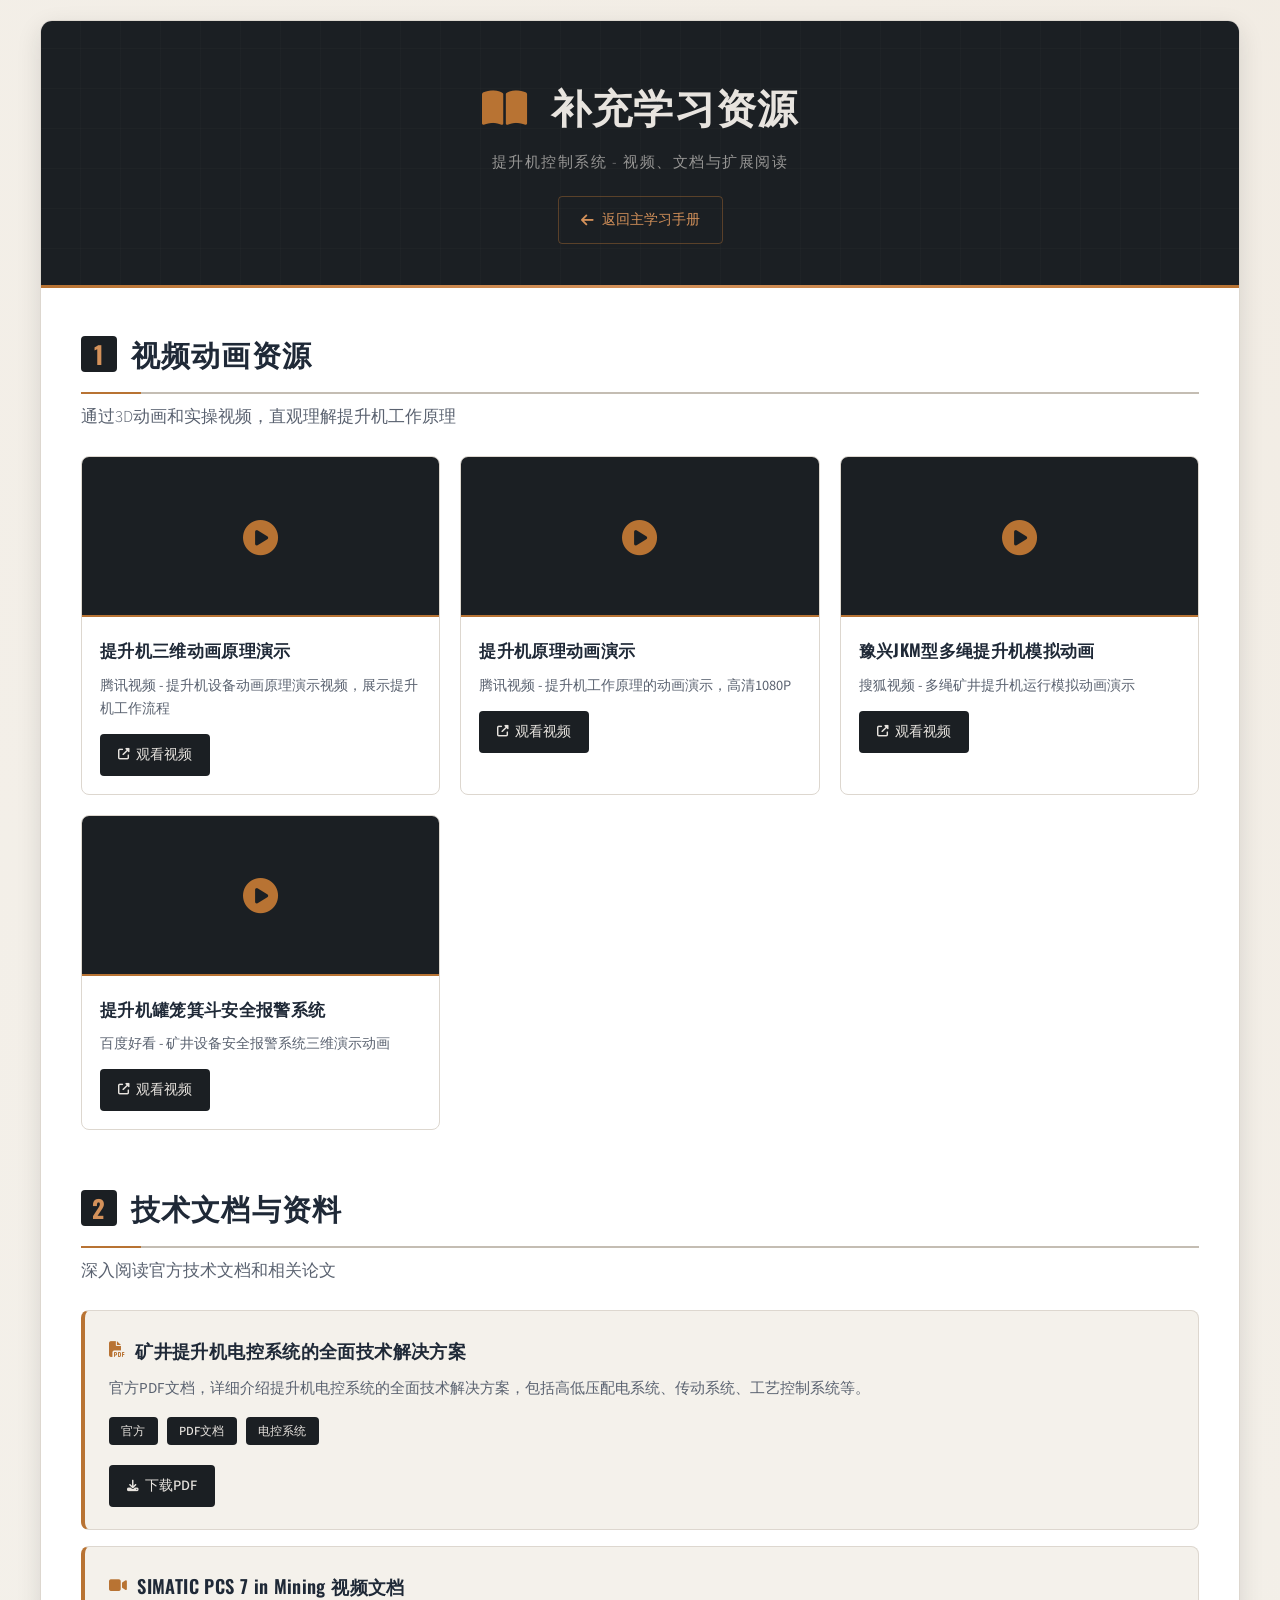
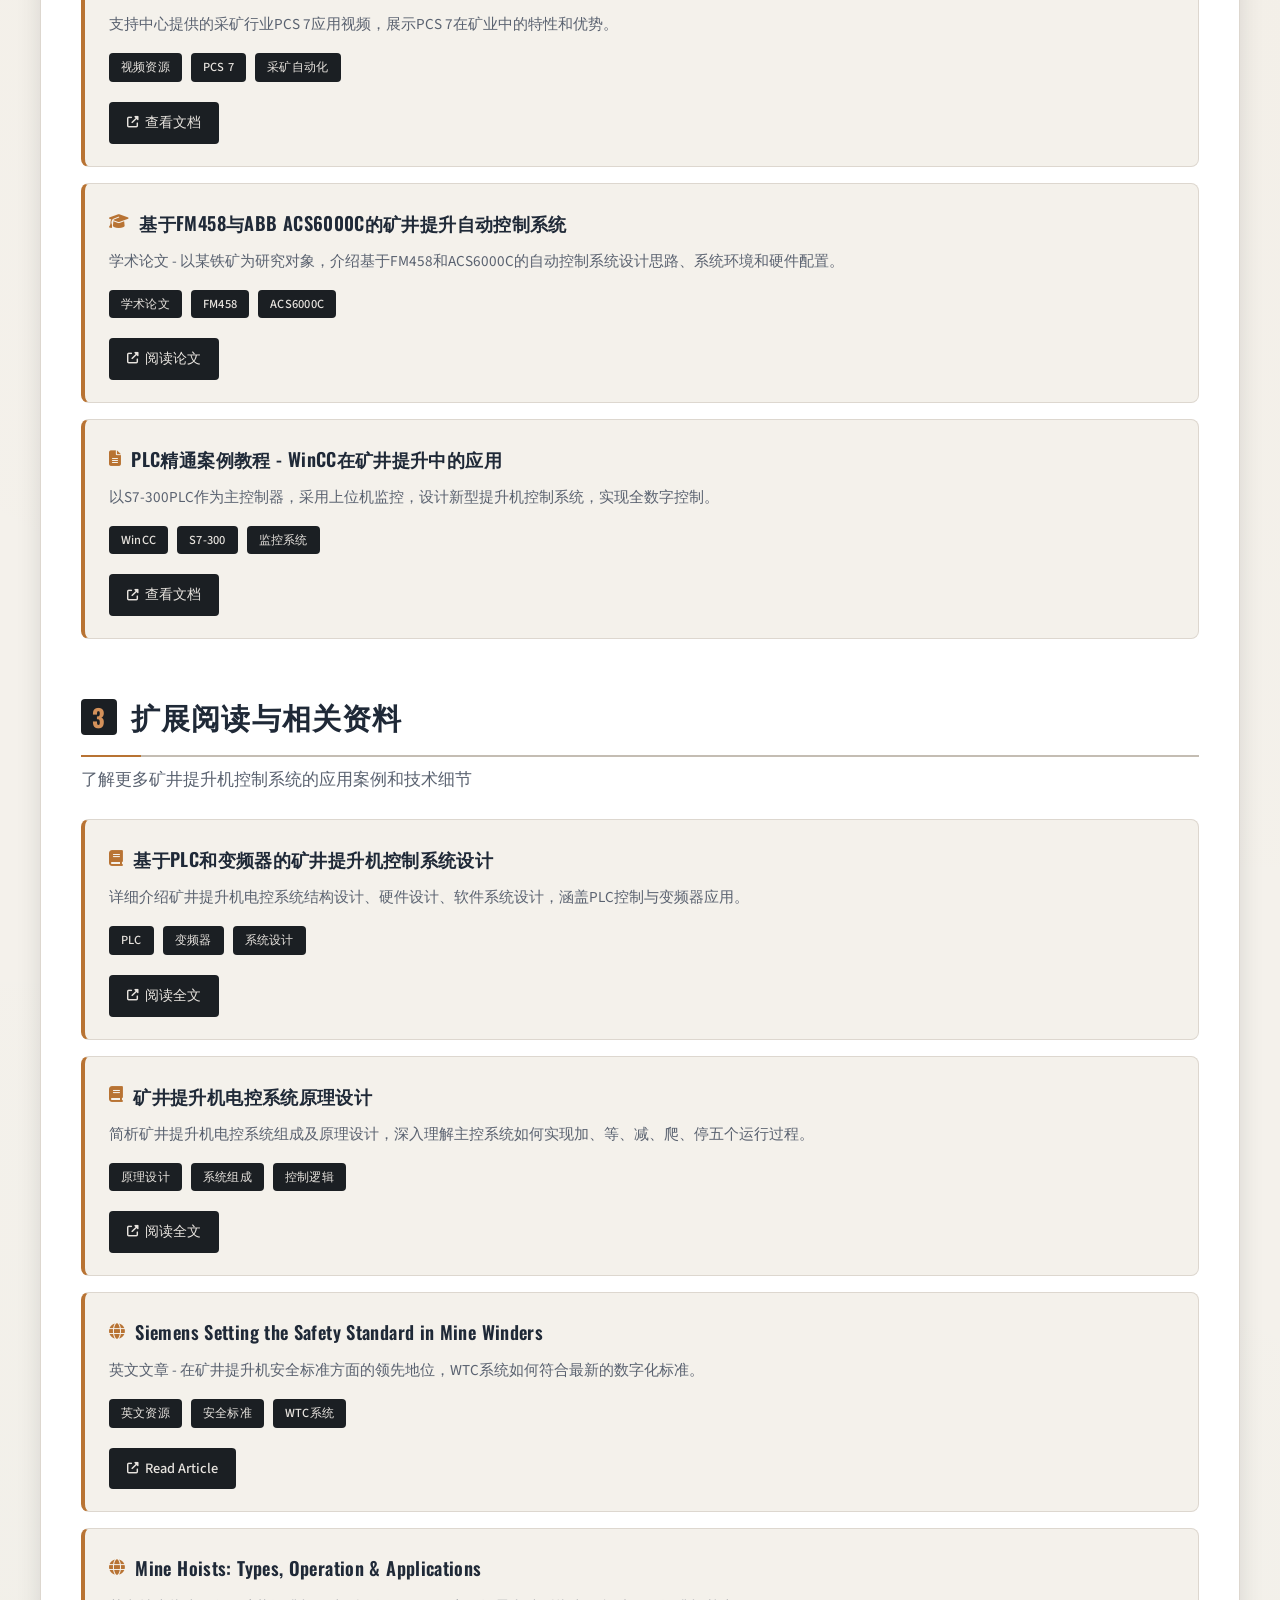
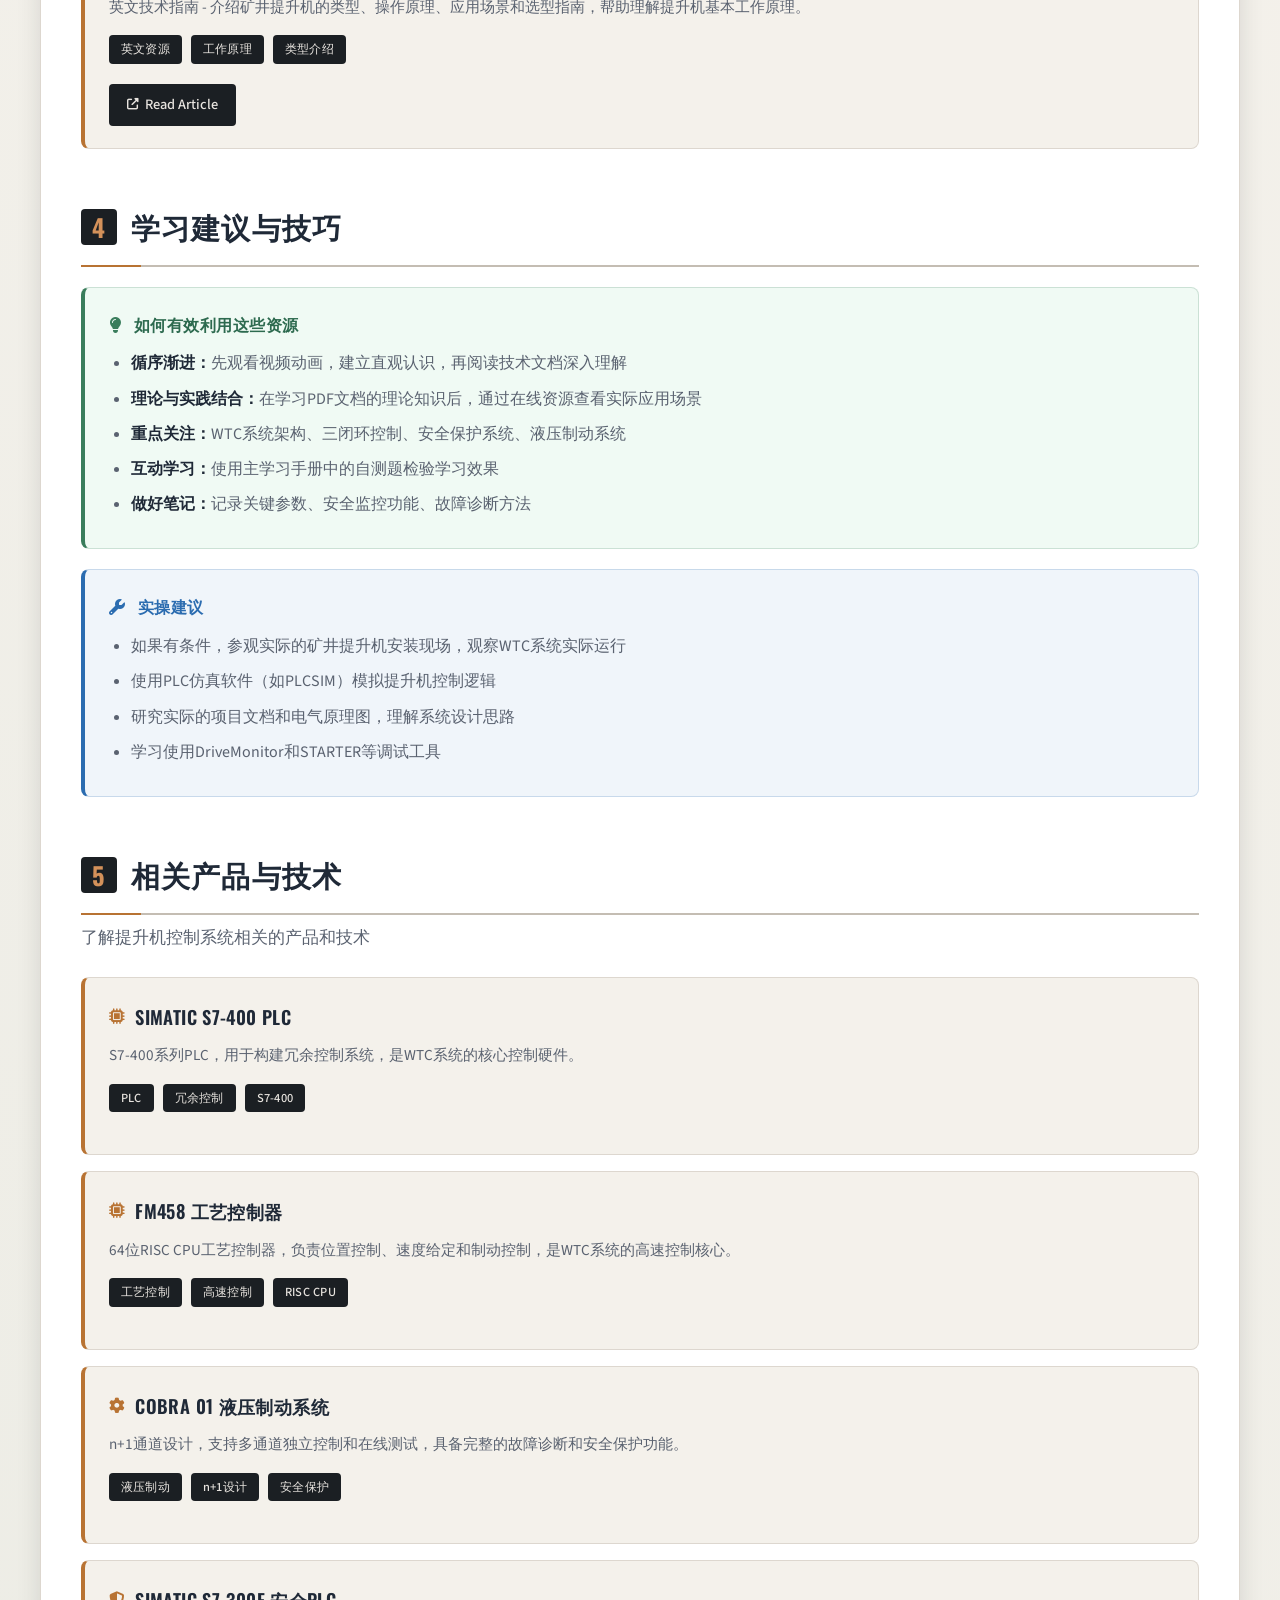
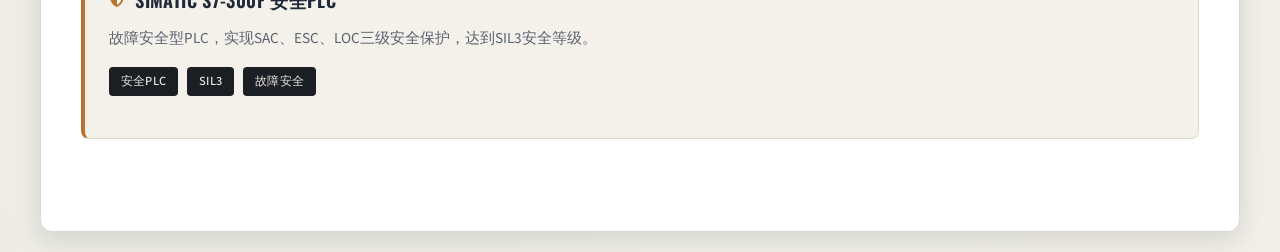
<file: hoist-control/提升机控制系统_补充资源.html>
<!DOCTYPE html>
<html lang="zh-CN">
<head>
    <meta charset="UTF-8">
    <meta name="viewport" content="width=device-width, initial-scale=1.0">
    <title>提升机控制系统 - 补充学习资源</title>
    <link rel="stylesheet" href="https://cdnjs.cloudflare.com/ajax/libs/font-awesome/6.4.0/css/all.min.css">
    <style>
        @import url('https://fonts.googleapis.com/css2?family=Oswald:wght@400;500;600;700&family=Source+Sans+3:wght@300;400;500;600;700&display=swap');

        :root {
            --bg-paper: #f4f1eb;
            --bg-white: #ffffff;
            --bg-dark: #1b1f23;
            --bg-dark-mid: #2a2f35;
            --accent-copper: #b87333;
            --accent-copper-light: #d4915a;
            --accent-green: #3a7d5c;
            --accent-green-dark: #2d6a4f;
            --accent-blue: #2b6cb0;
            --accent-blue-light: #4a90c4;
            --text-primary: #1f2937;
            --text-secondary: #5a6270;
            --text-muted: #8b919a;
            --text-on-dark: #e8e4df;
            --border-light: #ddd7cf;
            --border-medium: #c4bdb3;
            --shadow-sm: 0 1px 3px rgba(27, 31, 35, 0.06);
            --shadow-md: 0 4px 12px rgba(27, 31, 35, 0.08);
            --shadow-lg: 0 8px 24px rgba(27, 31, 35, 0.12);
            --radius-sm: 4px;
            --radius-md: 8px;
            --radius-lg: 12px;
            --font-heading: 'Oswald', sans-serif;
            --font-body: 'Source Sans 3', sans-serif;
        }

        * { margin: 0; padding: 0; box-sizing: border-box; }

        body {
            font-family: var(--font-body);
            line-height: 1.8;
            color: var(--text-primary);
            background-color: var(--bg-paper);
            background-image:
                radial-gradient(circle at 100% 0%, rgba(184, 115, 51, 0.04) 0%, transparent 50%),
                radial-gradient(circle at 0% 100%, rgba(58, 125, 92, 0.04) 0%, transparent 50%);
            padding: 20px;
            -webkit-font-smoothing: antialiased;
        }

        .container {
            max-width: 1200px;
            margin: 0 auto;
            background: var(--bg-white);
            border-radius: var(--radius-lg);
            box-shadow: var(--shadow-lg);
            overflow: hidden;
            border: 1px solid var(--border-light);
        }

        /* === Header === */
        .header {
            background: var(--bg-dark);
            color: var(--text-on-dark);
            padding: 48px 40px 44px;
            text-align: center;
            position: relative;
            overflow: hidden;
        }

        .header::after {
            content: '';
            position: absolute;
            bottom: 0;
            left: 0;
            right: 0;
            height: 3px;
            background: linear-gradient(90deg, var(--accent-copper), var(--accent-copper-light), var(--accent-copper));
        }

        .header::before {
            content: '';
            position: absolute;
            top: 0; left: 0; right: 0; bottom: 0;
            background:
                repeating-linear-gradient(0deg, transparent, transparent 39px, rgba(255,255,255,0.015) 39px, rgba(255,255,255,0.015) 40px),
                repeating-linear-gradient(90deg, transparent, transparent 39px, rgba(255,255,255,0.015) 39px, rgba(255,255,255,0.015) 40px);
            pointer-events: none;
        }

        .header h1 {
            font-family: var(--font-heading);
            font-size: 2.5em;
            margin-bottom: 8px;
            letter-spacing: 0.03em;
            text-transform: uppercase;
            position: relative;
        }

        .header h1 i { color: var(--accent-copper); margin-right: 12px; }

        .header p {
            color: var(--text-on-dark);
            opacity: 0.6;
            font-weight: 300;
            letter-spacing: 0.1em;
            text-transform: uppercase;
            font-size: 0.95em;
            position: relative;
        }

        .nav-back {
            display: inline-flex;
            align-items: center;
            gap: 8px;
            margin-top: 20px;
            padding: 10px 22px;
            background: transparent;
            color: var(--accent-copper-light);
            text-decoration: none;
            border: 1px solid rgba(184, 115, 51, 0.4);
            border-radius: var(--radius-sm);
            font-family: var(--font-body);
            font-size: 0.9em;
            font-weight: 500;
            transition: all 0.2s ease;
            position: relative;
        }

        .nav-back:hover {
            background: var(--accent-copper);
            color: var(--bg-dark);
            border-color: var(--accent-copper);
        }

        /* === Content === */
        .content { padding: 40px; }

        .section { margin-bottom: 52px; }

        .section-title {
            font-family: var(--font-heading);
            color: var(--text-primary);
            font-size: 1.8em;
            font-weight: 600;
            margin-bottom: 8px;
            padding-bottom: 12px;
            border-bottom: 2px solid var(--border-medium);
            text-transform: uppercase;
            letter-spacing: 0.04em;
            display: flex;
            align-items: center;
            gap: 14px;
            position: relative;
        }

        .section-title::after {
            content: '';
            position: absolute;
            bottom: -2px;
            left: 0;
            width: 60px;
            height: 2px;
            background: var(--accent-copper);
        }

        .section-title .num {
            background: var(--bg-dark);
            color: var(--accent-copper-light);
            width: 36px;
            height: 36px;
            border-radius: var(--radius-sm);
            display: flex;
            align-items: center;
            justify-content: center;
            font-size: 0.85em;
            font-weight: 700;
            flex-shrink: 0;
        }

        .section-intro {
            color: var(--text-secondary);
            margin-bottom: 24px;
            font-size: 1.05em;
            font-weight: 300;
        }

        /* === Video Grid === */
        .video-grid {
            display: grid;
            grid-template-columns: repeat(auto-fit, minmax(280px, 1fr));
            gap: 20px;
            margin-top: 24px;
        }

        .video-card {
            background: var(--bg-white);
            border-radius: var(--radius-md);
            overflow: hidden;
            border: 1px solid var(--border-light);
            transition: all 0.2s ease;
        }

        .video-card:hover {
            border-color: var(--accent-copper);
            box-shadow: var(--shadow-md);
            transform: translateY(-2px);
        }

        .video-thumbnail {
            width: 100%;
            height: 160px;
            background: var(--bg-dark);
            display: flex;
            align-items: center;
            justify-content: center;
            font-size: 2.2em;
            color: var(--accent-copper);
            position: relative;
        }

        .video-thumbnail::after {
            content: '';
            position: absolute;
            bottom: 0;
            left: 0;
            right: 0;
            height: 2px;
            background: var(--accent-copper);
        }

        .video-info { padding: 18px; }

        .video-title {
            font-family: var(--font-heading);
            font-size: 1.05em;
            font-weight: 600;
            margin-bottom: 8px;
            color: var(--text-primary);
            letter-spacing: 0.02em;
        }

        .video-desc {
            color: var(--text-secondary);
            font-size: 0.9em;
            margin-bottom: 14px;
            line-height: 1.6;
        }

        /* === Resource Card === */
        .resource-card {
            background: var(--bg-paper);
            border: 1px solid var(--border-light);
            border-left: 4px solid var(--accent-copper);
            border-radius: var(--radius-md);
            padding: 22px 24px;
            margin-bottom: 16px;
            transition: all 0.2s ease;
        }

        .resource-card:hover {
            border-color: var(--accent-copper);
            box-shadow: var(--shadow-md);
        }

        .resource-title {
            font-family: var(--font-heading);
            font-size: 1.15em;
            color: var(--text-primary);
            margin-bottom: 10px;
            font-weight: 600;
            letter-spacing: 0.02em;
            display: flex;
            align-items: center;
            gap: 10px;
        }

        .resource-title i {
            color: var(--accent-copper);
            font-size: 0.85em;
        }

        .resource-desc {
            color: var(--text-secondary);
            margin-bottom: 14px;
            line-height: 1.7;
            font-size: 0.95em;
        }

        .tag-row { margin-bottom: 14px; }

        .tag {
            display: inline-block;
            padding: 3px 12px;
            background: var(--bg-dark);
            color: var(--text-on-dark);
            border-radius: var(--radius-sm);
            font-size: 0.78em;
            font-weight: 500;
            margin-right: 6px;
            margin-bottom: 6px;
            letter-spacing: 0.02em;
        }

        .resource-link {
            display: inline-flex;
            align-items: center;
            gap: 6px;
            padding: 8px 18px;
            background: var(--bg-dark);
            color: var(--text-on-dark);
            text-decoration: none;
            border-radius: var(--radius-sm);
            font-family: var(--font-body);
            font-size: 0.9em;
            font-weight: 500;
            transition: all 0.2s ease;
        }

        .resource-link:hover {
            background: var(--accent-copper);
            color: var(--bg-dark);
        }

        .resource-link i { font-size: 0.8em; }

        /* === Tips Box === */
        .tips-box {
            background: #f0faf4;
            border: 1px solid rgba(58, 125, 92, 0.2);
            border-left: 4px solid var(--accent-green);
            padding: 22px 24px;
            border-radius: var(--radius-md);
            margin: 20px 0;
        }

        .tips-box h3 {
            color: var(--accent-green-dark);
            font-family: var(--font-heading);
            text-transform: uppercase;
            letter-spacing: 0.03em;
            font-size: 1em;
            margin-bottom: 12px;
        }

        .tips-box h3 i { margin-right: 8px; color: var(--accent-green); }

        .tips-box ul {
            margin-left: 22px;
            color: var(--text-secondary);
        }

        .tips-box li {
            margin: 8px 0;
            line-height: 1.7;
        }

        .tips-box li strong { color: var(--text-primary); }

        .tips-box.blue {
            background: #f0f5fa;
            border-color: rgba(43, 108, 176, 0.2);
            border-left-color: var(--accent-blue);
        }

        .tips-box.blue h3 {
            color: var(--accent-blue);
        }

        .tips-box.blue h3 i { color: var(--accent-blue); }

        /* === Responsive === */
        @media (max-width: 768px) {
            body { padding: 10px; }
            .header { padding: 32px 20px 28px; }
            .header h1 { font-size: 1.8em; }
            .content { padding: 24px 16px; }
            .section-title { font-size: 1.4em; }
            .video-grid { grid-template-columns: 1fr; }
        }
    </style>
</head>
<body>
    <div class="container">
        <div class="header">
            <h1><i class="fas fa-book-open"></i> 补充学习资源</h1>
            <p>提升机控制系统 - 视频、文档与扩展阅读</p>
            <a href="提升机控制系统_学习手册_新布局.html" class="nav-back"><i class="fas fa-arrow-left"></i> 返回主学习手册</a>
        </div>

        <div class="content">
            <!-- 视频资源 -->
            <div class="section">
                <h2 class="section-title"><span class="num">1</span>视频动画资源</h2>
                <p class="section-intro">通过3D动画和实操视频，直观理解提升机工作原理</p>

                <div class="video-grid">
                    <div class="video-card">
                        <div class="video-thumbnail"><i class="fas fa-play-circle"></i></div>
                        <div class="video-info">
                            <div class="video-title">提升机三维动画原理演示</div>
                            <div class="video-desc">腾讯视频 - 提升机设备动画原理演示视频，展示提升机工作流程</div>
                            <a href="https://v.qq.com/x/page/o06191h3f46.html" target="_blank" class="resource-link"><i class="fas fa-external-link-alt"></i> 观看视频</a>
                        </div>
                    </div>

                    <div class="video-card">
                        <div class="video-thumbnail"><i class="fas fa-play-circle"></i></div>
                        <div class="video-info">
                            <div class="video-title">提升机原理动画演示</div>
                            <div class="video-desc">腾讯视频 - 提升机工作原理的动画演示，高清1080P</div>
                            <a href="https://v.qq.com/x/page/k32126s7le0.html" target="_blank" class="resource-link"><i class="fas fa-external-link-alt"></i> 观看视频</a>
                        </div>
                    </div>

                    <div class="video-card">
                        <div class="video-thumbnail"><i class="fas fa-play-circle"></i></div>
                        <div class="video-info">
                            <div class="video-title">豫兴JKM型多绳提升机模拟动画</div>
                            <div class="video-desc">搜狐视频 - 多绳矿井提升机运行模拟动画演示</div>
                            <a href="https://tv.sohu.com/v/dXMvMjk4NjY0MTQ3Lzg0NjQ3MTYxLnNodG1s.html" target="_blank" class="resource-link"><i class="fas fa-external-link-alt"></i> 观看视频</a>
                        </div>
                    </div>

                    <div class="video-card">
                        <div class="video-thumbnail"><i class="fas fa-play-circle"></i></div>
                        <div class="video-info">
                            <div class="video-title">提升机罐笼箕斗安全报警系统</div>
                            <div class="video-desc">百度好看 - 矿井设备安全报警系统三维演示动画</div>
                            <a href="https://haokan.baidu.com/v?vid=4714518203666413417" target="_blank" class="resource-link"><i class="fas fa-external-link-alt"></i> 观看视频</a>
                        </div>
                    </div>
                </div>
            </div>

            <!-- 技术文档 -->
            <div class="section">
                <h2 class="section-title"><span class="num">2</span>技术文档与资料</h2>
                <p class="section-intro">深入阅读官方技术文档和相关论文</p>

                <div class="resource-card">
                    <div class="resource-title"><i class="fas fa-file-pdf"></i> 矿井提升机电控系统的全面技术解决方案</div>
                    <div class="resource-desc">
                        官方PDF文档，详细介绍提升机电控系统的全面技术解决方案，包括高低压配电系统、传动系统、工艺控制系统等。
                    </div>
                    <div class="tag-row">
                        <span class="tag">官方</span>
                        <span class="tag">PDF文档</span>
                        <span class="tag">电控系统</span>
                    </div>
                    <a href="http://www.wechat.siemens.com.cn/external/sim_minisite/attachment/ziliao/%E7%9F%BF%E4%BA%95%E6%8F%90%E5%8D%87%E6%9C%BA%E7%94%B5%E6%8E%A7%E7%B3%BB%E7%BB%9F%E7%9A%84%E5%85%A8%E9%9D%A2%E6%8A%80%E6%9C%AF%E8%A7%A3%E5%86%B3%E6%96%B9%E6%A1%88.pdf" target="_blank" class="resource-link"><i class="fas fa-download"></i> 下载PDF</a>
                </div>

                <div class="resource-card">
                    <div class="resource-title"><i class="fas fa-video"></i> SIMATIC PCS 7 in Mining 视频文档</div>
                    <div class="resource-desc">
                        支持中心提供的采矿行业PCS 7应用视频，展示PCS 7在矿业中的特性和优势。
                    </div>
                    <div class="tag-row">
                        <span class="tag">视频资源</span>
                        <span class="tag">PCS 7</span>
                        <span class="tag">采矿自动化</span>
                    </div>
                    <a href="https://support.industry.siemens.com/cs/document/63653693/simatic-pcs-7-in-mining-(video)?dti=0&lc=en-US" target="_blank" class="resource-link"><i class="fas fa-external-link-alt"></i> 查看文档</a>
                </div>

                <div class="resource-card">
                    <div class="resource-title"><i class="fas fa-graduation-cap"></i> 基于FM458与ABB ACS6000C的矿井提升自动控制系统</div>
                    <div class="resource-desc">
                        学术论文 - 以某铁矿为研究对象，介绍基于FM458和ACS6000C的自动控制系统设计思路、系统环境和硬件配置。
                    </div>
                    <div class="tag-row">
                        <span class="tag">学术论文</span>
                        <span class="tag">FM458</span>
                        <span class="tag">ACS6000C</span>
                    </div>
                    <a href="https://d.wanfangdata.com.cn/conference/ChxDb25mZXJlbmNlTmV3UzIwMjQxMTEzMTU1MjI0EgxXRkhZWFc1NjI5NDMaCGhyY3hpMmN0" target="_blank" class="resource-link"><i class="fas fa-external-link-alt"></i> 阅读论文</a>
                </div>

                <div class="resource-card">
                    <div class="resource-title"><i class="fas fa-file-alt"></i> PLC精通案例教程 - WinCC在矿井提升中的应用</div>
                    <div class="resource-desc">
                        以S7-300PLC作为主控制器，采用上位机监控，设计新型提升机控制系统，实现全数字控制。
                    </div>
                    <div class="tag-row">
                        <span class="tag">WinCC</span>
                        <span class="tag">S7-300</span>
                        <span class="tag">监控系统</span>
                    </div>
                    <a href="https://www.docin.com/p-4271224446.html" target="_blank" class="resource-link"><i class="fas fa-external-link-alt"></i> 查看文档</a>
                </div>
            </div>

            <!-- 扩展阅读 -->
            <div class="section">
                <h2 class="section-title"><span class="num">3</span>扩展阅读与相关资料</h2>
                <p class="section-intro">了解更多矿井提升机控制系统的应用案例和技术细节</p>

                <div class="resource-card">
                    <div class="resource-title"><i class="fas fa-book"></i> 基于PLC和变频器的矿井提升机控制系统设计</div>
                    <div class="resource-desc">
                        详细介绍矿井提升机电控系统结构设计、硬件设计、软件系统设计，涵盖PLC控制与变频器应用。
                    </div>
                    <div class="tag-row">
                        <span class="tag">PLC</span>
                        <span class="tag">变频器</span>
                        <span class="tag">系统设计</span>
                    </div>
                    <a href="https://www.zhinengdianli.com/zidonghua/jishu/84.html" target="_blank" class="resource-link"><i class="fas fa-external-link-alt"></i> 阅读全文</a>
                </div>

                <div class="resource-card">
                    <div class="resource-title"><i class="fas fa-book"></i> 矿井提升机电控系统原理设计</div>
                    <div class="resource-desc">
                        简析矿井提升机电控系统组成及原理设计，深入理解主控系统如何实现加、等、减、爬、停五个运行过程。
                    </div>
                    <div class="tag-row">
                        <span class="tag">原理设计</span>
                        <span class="tag">系统组成</span>
                        <span class="tag">控制逻辑</span>
                    </div>
                    <a href="https://wenku.baidu.com/view/ab030afa971ea76e58fafab069dc5022aaea46ad.html" target="_blank" class="resource-link"><i class="fas fa-external-link-alt"></i> 阅读全文</a>
                </div>

                <div class="resource-card">
                    <div class="resource-title"><i class="fas fa-globe"></i> Siemens Setting the Safety Standard in Mine Winders</div>
                    <div class="resource-desc">
                        英文文章 - 在矿井提升机安全标准方面的领先地位，WTC系统如何符合最新的数字化标准。
                    </div>
                    <div class="tag-row">
                        <span class="tag">英文资源</span>
                        <span class="tag">安全标准</span>
                        <span class="tag">WTC系统</span>
                    </div>
                    <a href="https://im-mining.com/2019/05/08/siemens-setting-safety-standard-mine-winders/" target="_blank" class="resource-link"><i class="fas fa-external-link-alt"></i> Read Article</a>
                </div>

                <div class="resource-card">
                    <div class="resource-title"><i class="fas fa-globe"></i> Mine Hoists: Types, Operation & Applications</div>
                    <div class="resource-desc">
                        英文技术指南 - 介绍矿井提升机的类型、操作原理、应用场景和选型指南，帮助理解提升机基本工作原理。
                    </div>
                    <div class="tag-row">
                        <span class="tag">英文资源</span>
                        <span class="tag">工作原理</span>
                        <span class="tag">类型介绍</span>
                    </div>
                    <a href="https://www.csmeminingequipment.com/news/what-is-a-mine-hoist/" target="_blank" class="resource-link"><i class="fas fa-external-link-alt"></i> Read Article</a>
                </div>
            </div>

            <!-- 学习建议 -->
            <div class="section">
                <h2 class="section-title"><span class="num">4</span>学习建议与技巧</h2>

                <div class="tips-box">
                    <h3><i class="fas fa-lightbulb"></i> 如何有效利用这些资源</h3>
                    <ul>
                        <li><strong>循序渐进：</strong>先观看视频动画，建立直观认识，再阅读技术文档深入理解</li>
                        <li><strong>理论与实践结合：</strong>在学习PDF文档的理论知识后，通过在线资源查看实际应用场景</li>
                        <li><strong>重点关注：</strong>WTC系统架构、三闭环控制、安全保护系统、液压制动系统</li>
                        <li><strong>互动学习：</strong>使用主学习手册中的自测题检验学习效果</li>
                        <li><strong>做好笔记：</strong>记录关键参数、安全监控功能、故障诊断方法</li>
                    </ul>
                </div>

                <div class="tips-box blue">
                    <h3><i class="fas fa-wrench"></i> 实操建议</h3>
                    <ul>
                        <li>如果有条件，参观实际的矿井提升机安装现场，观察WTC系统实际运行</li>
                        <li>使用PLC仿真软件（如PLCSIM）模拟提升机控制逻辑</li>
                        <li>研究实际的项目文档和电气原理图，理解系统设计思路</li>
                        <li>学习使用DriveMonitor和STARTER等调试工具</li>
                    </ul>
                </div>
            </div>

            <!-- 相关产品与技术 -->
            <div class="section">
                <h2 class="section-title"><span class="num">5</span>相关产品与技术</h2>
                <p class="section-intro">了解提升机控制系统相关的产品和技术</p>

                <div class="resource-card">
                    <div class="resource-title"><i class="fas fa-microchip"></i> SIMATIC S7-400 PLC</div>
                    <div class="resource-desc">
                        S7-400系列PLC，用于构建冗余控制系统，是WTC系统的核心控制硬件。
                    </div>
                    <div class="tag-row">
                        <span class="tag">PLC</span>
                        <span class="tag">冗余控制</span>
                        <span class="tag">S7-400</span>
                    </div>
                </div>

                <div class="resource-card">
                    <div class="resource-title"><i class="fas fa-microchip"></i> FM458 工艺控制器</div>
                    <div class="resource-desc">
                        64位RISC CPU工艺控制器，负责位置控制、速度给定和制动控制，是WTC系统的高速控制核心。
                    </div>
                    <div class="tag-row">
                        <span class="tag">工艺控制</span>
                        <span class="tag">高速控制</span>
                        <span class="tag">RISC CPU</span>
                    </div>
                </div>

                <div class="resource-card">
                    <div class="resource-title"><i class="fas fa-cog"></i> COBRA 01 液压制动系统</div>
                    <div class="resource-desc">
                        n+1通道设计，支持多通道独立控制和在线测试，具备完整的故障诊断和安全保护功能。
                    </div>
                    <div class="tag-row">
                        <span class="tag">液压制动</span>
                        <span class="tag">n+1设计</span>
                        <span class="tag">安全保护</span>
                    </div>
                </div>

                <div class="resource-card">
                    <div class="resource-title"><i class="fas fa-shield-alt"></i> SIMATIC S7-300F 安全PLC</div>
                    <div class="resource-desc">
                        故障安全型PLC，实现SAC、ESC、LOC三级安全保护，达到SIL3安全等级。
                    </div>
                    <div class="tag-row">
                        <span class="tag">安全PLC</span>
                        <span class="tag">SIL3</span>
                        <span class="tag">故障安全</span>
                    </div>
                </div>
            </div>
        </div>
    </div>
</body>
</html>
</file>
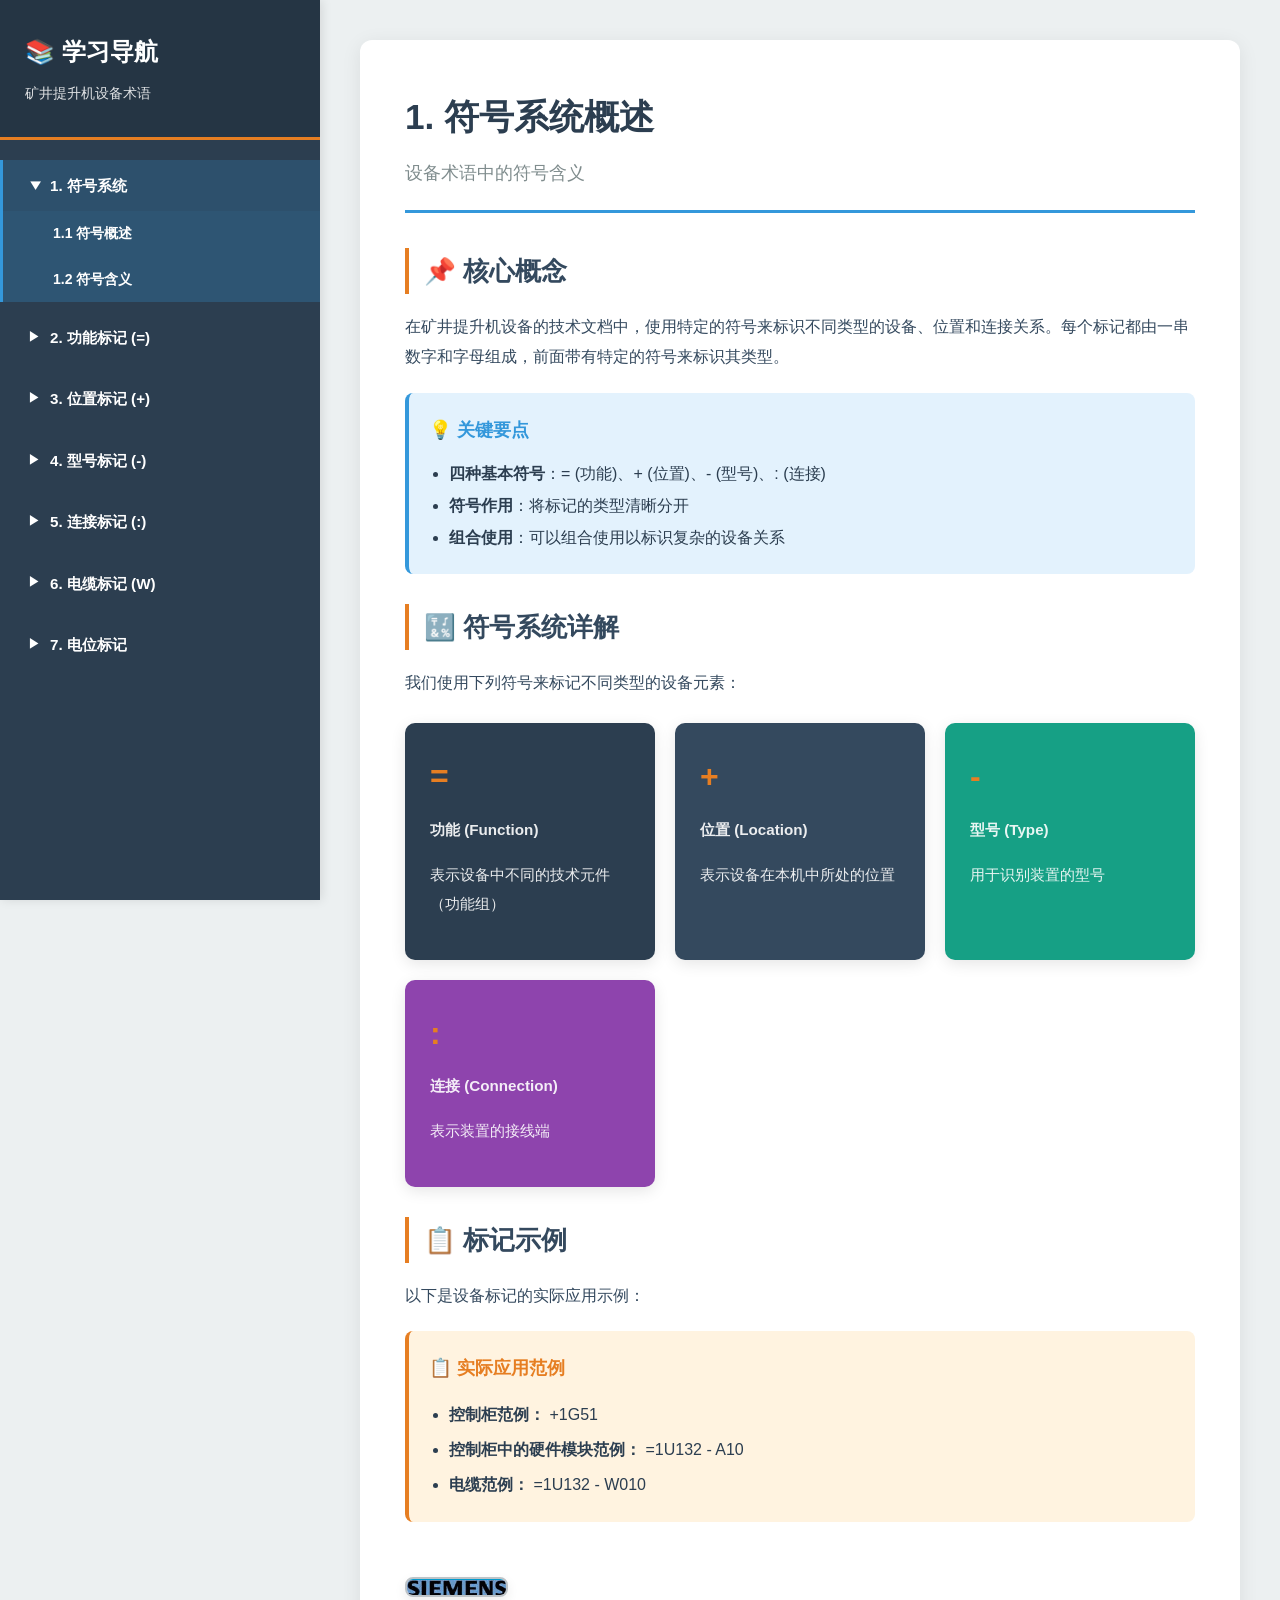
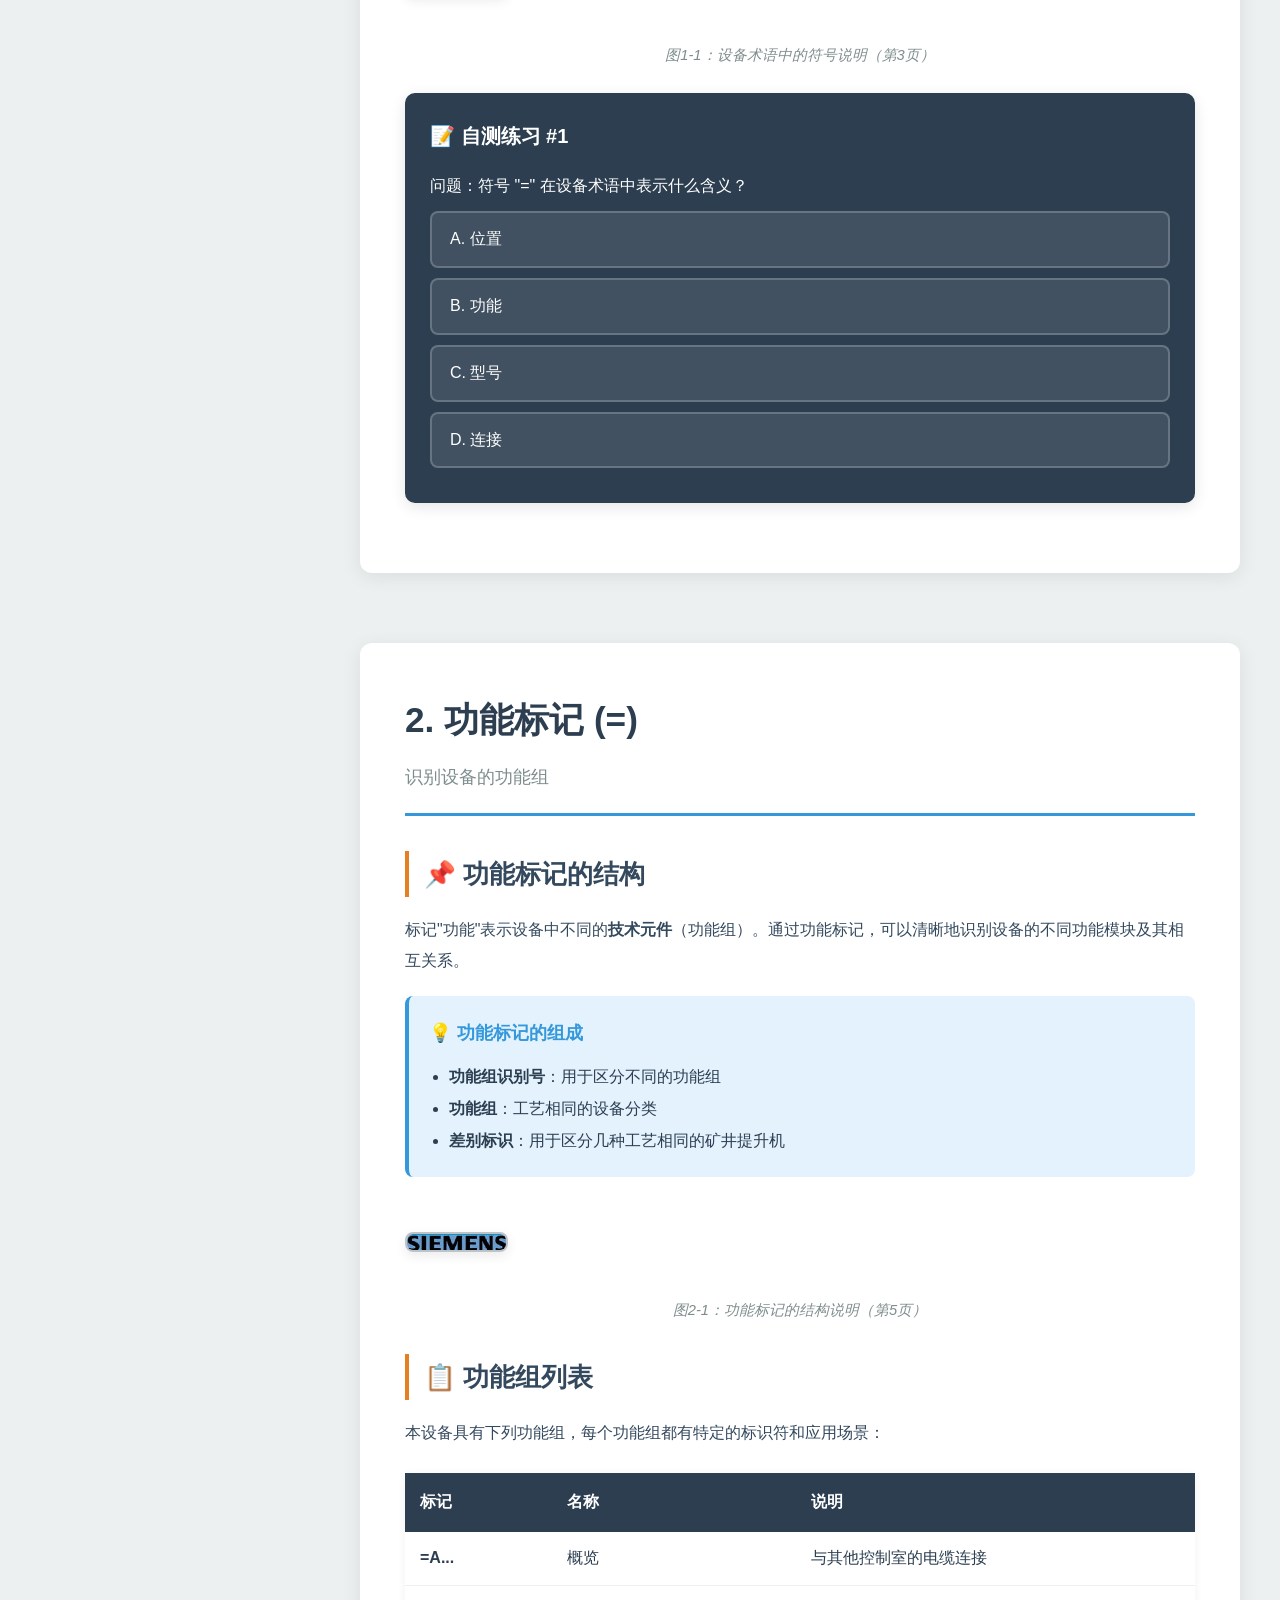
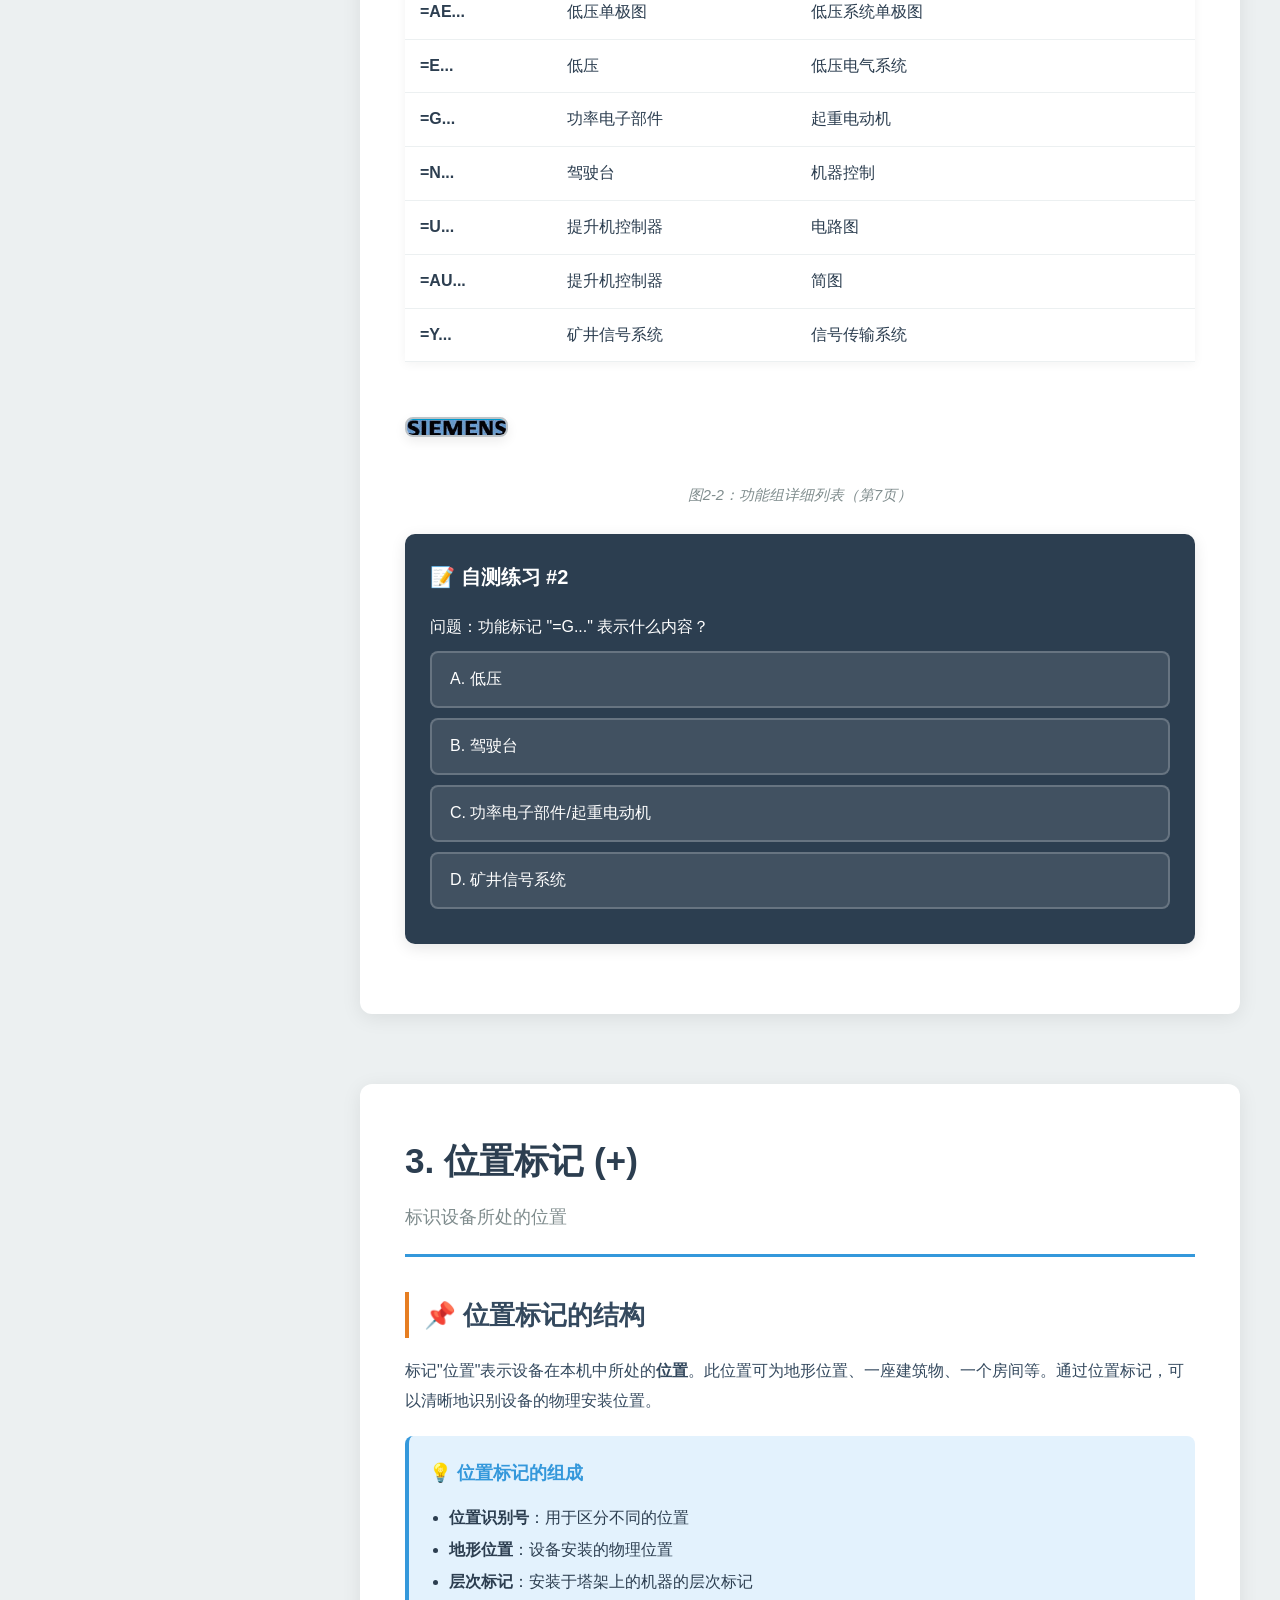
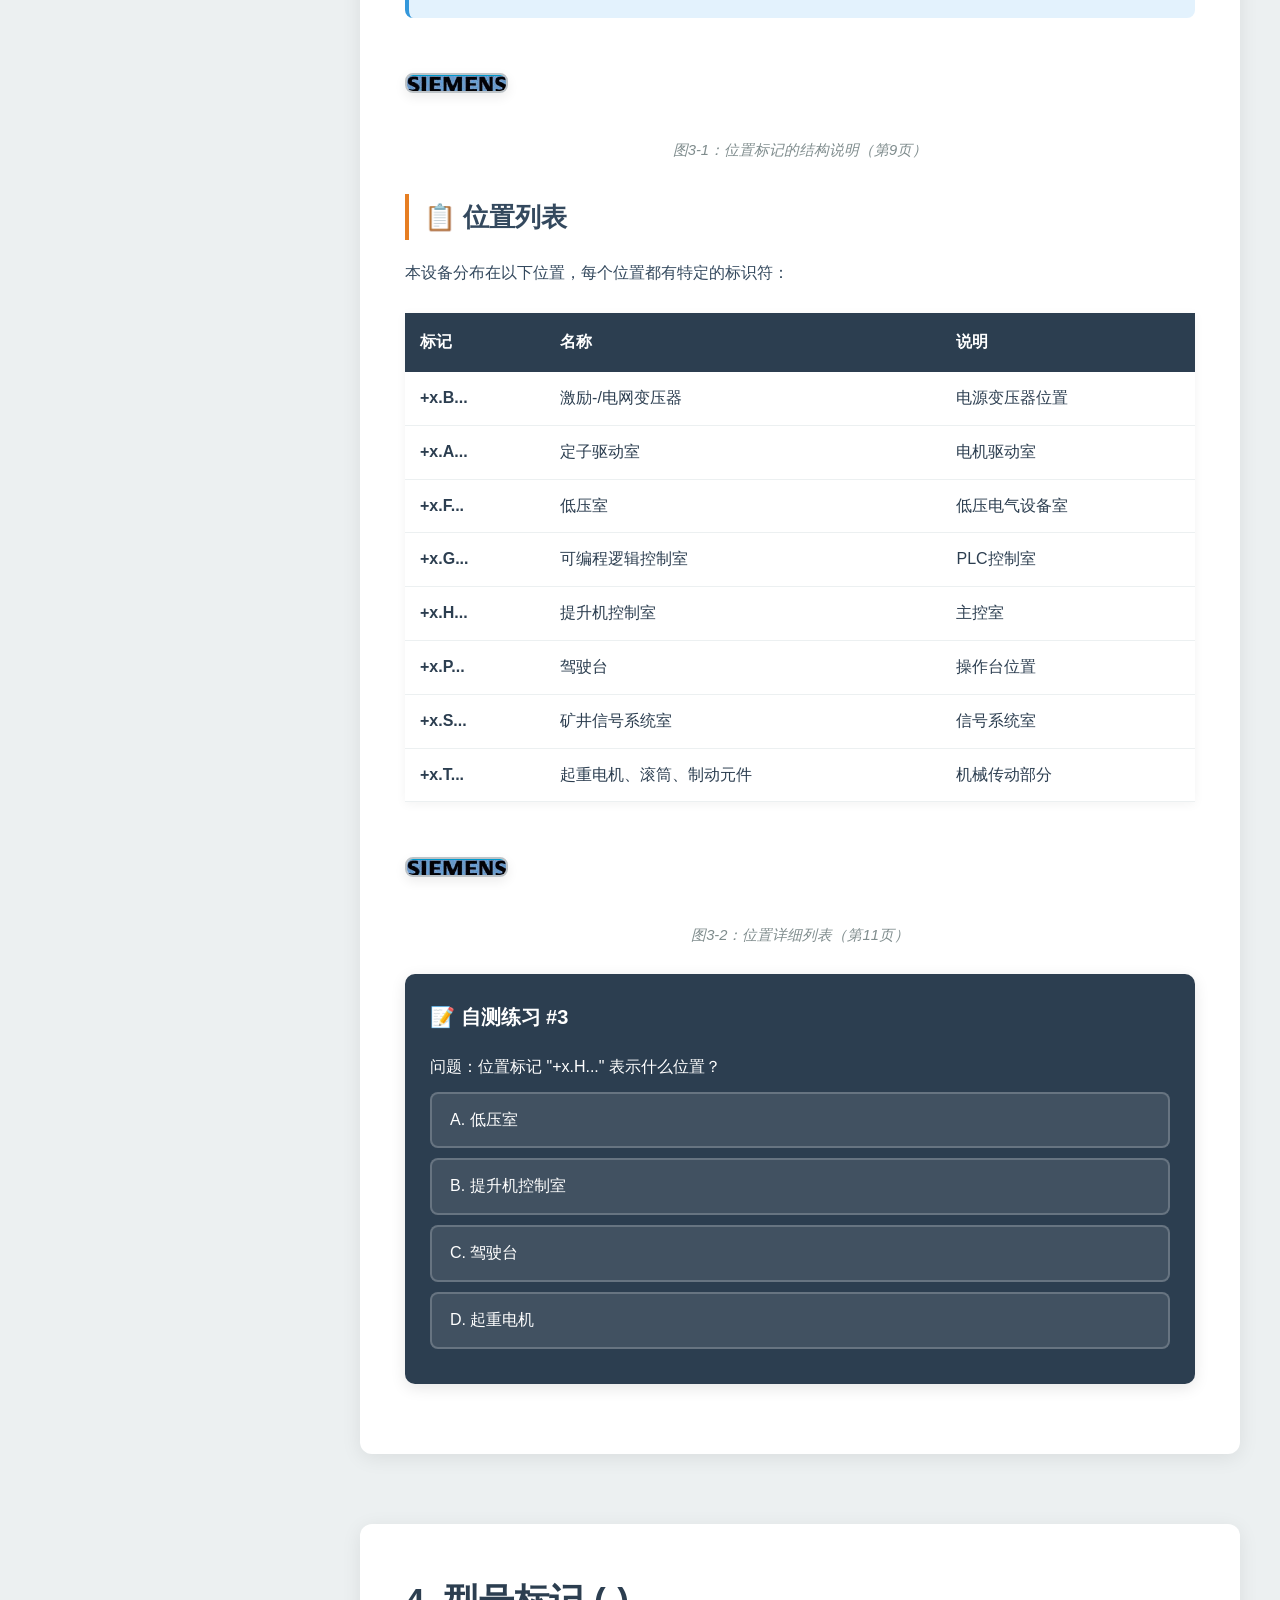
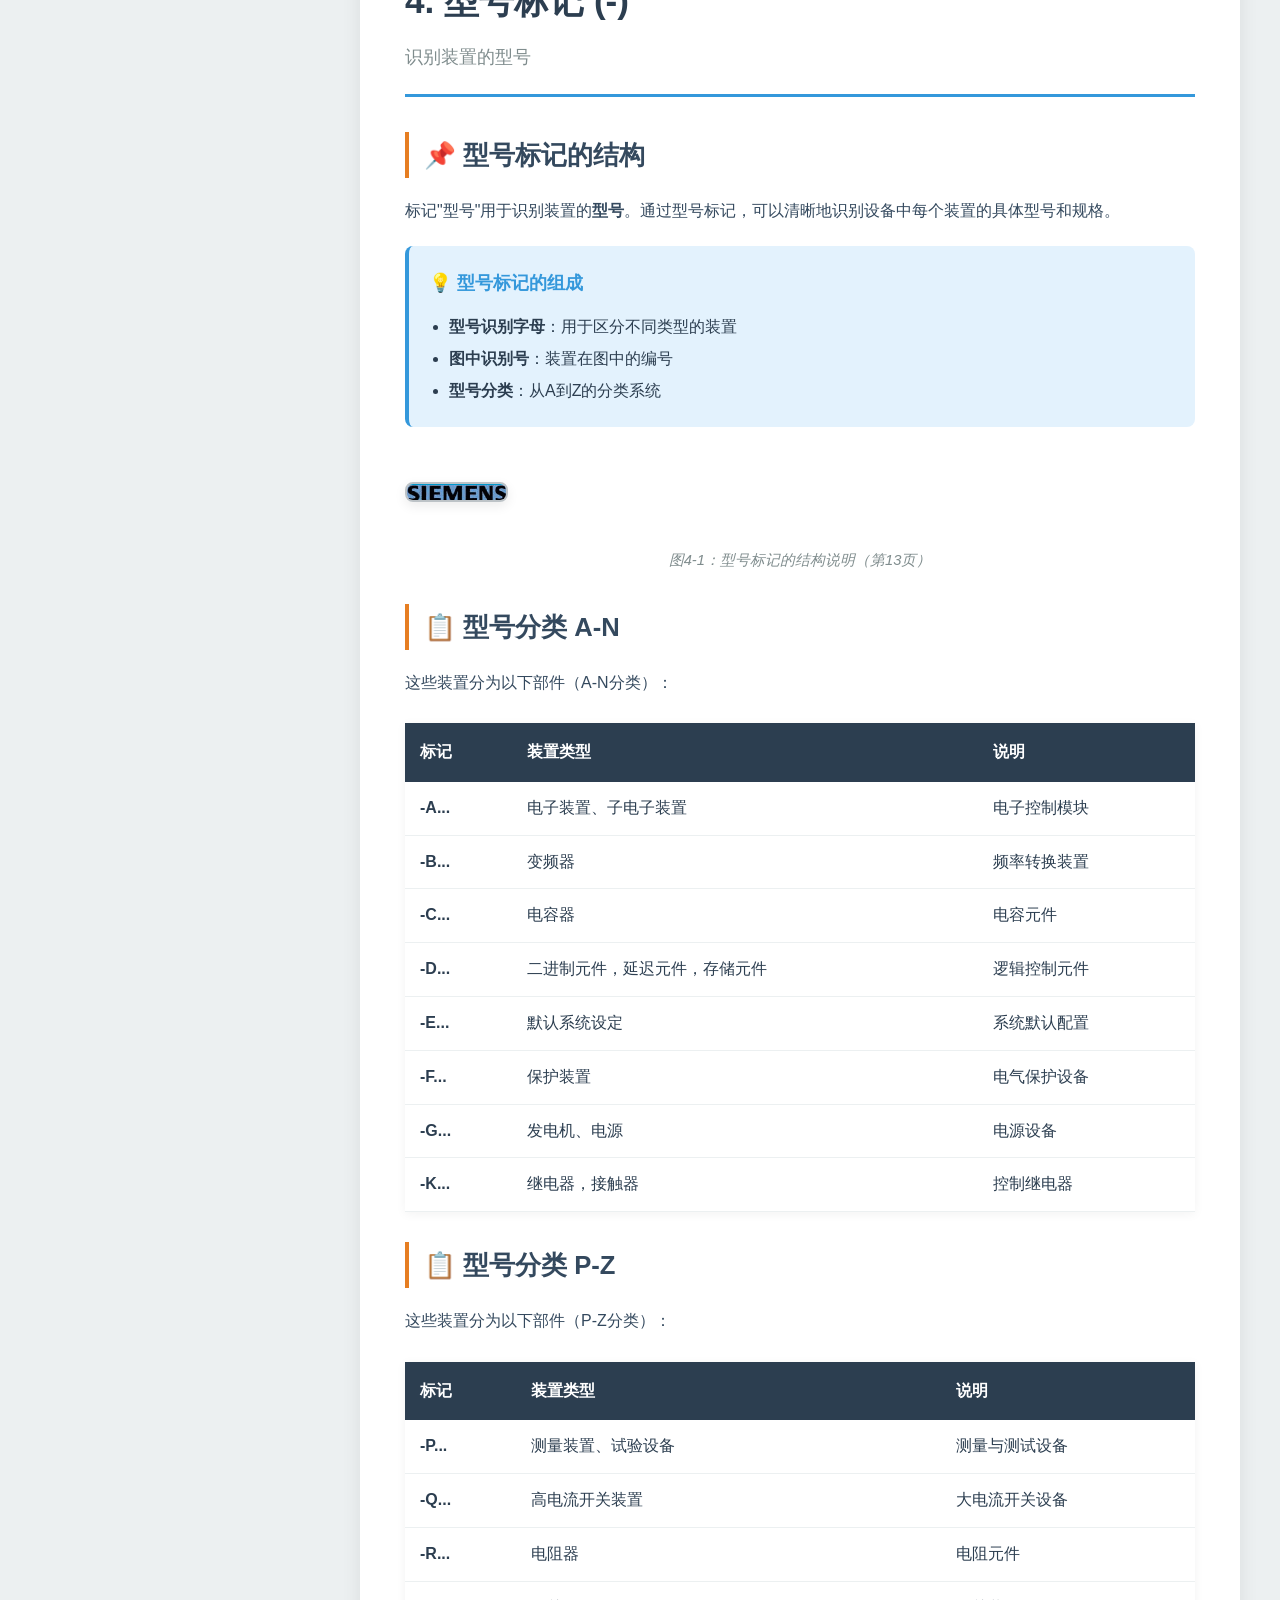
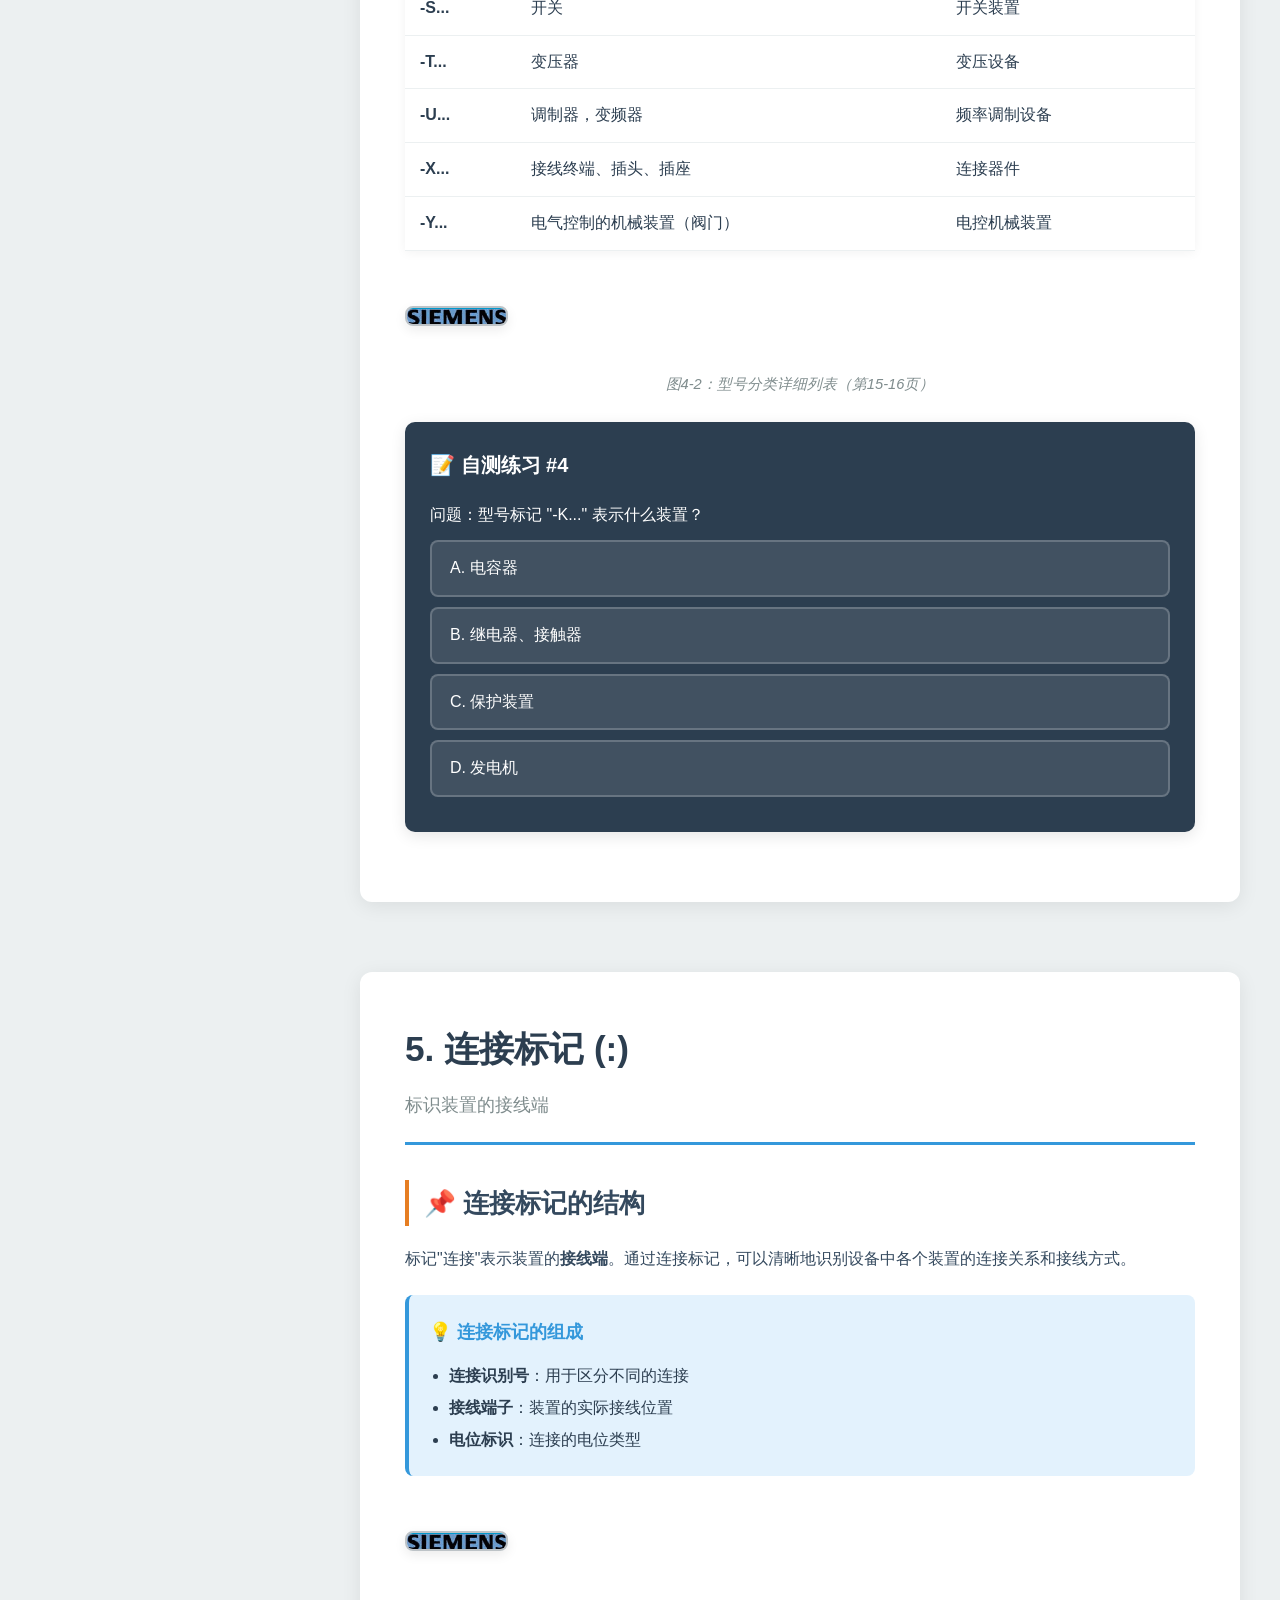
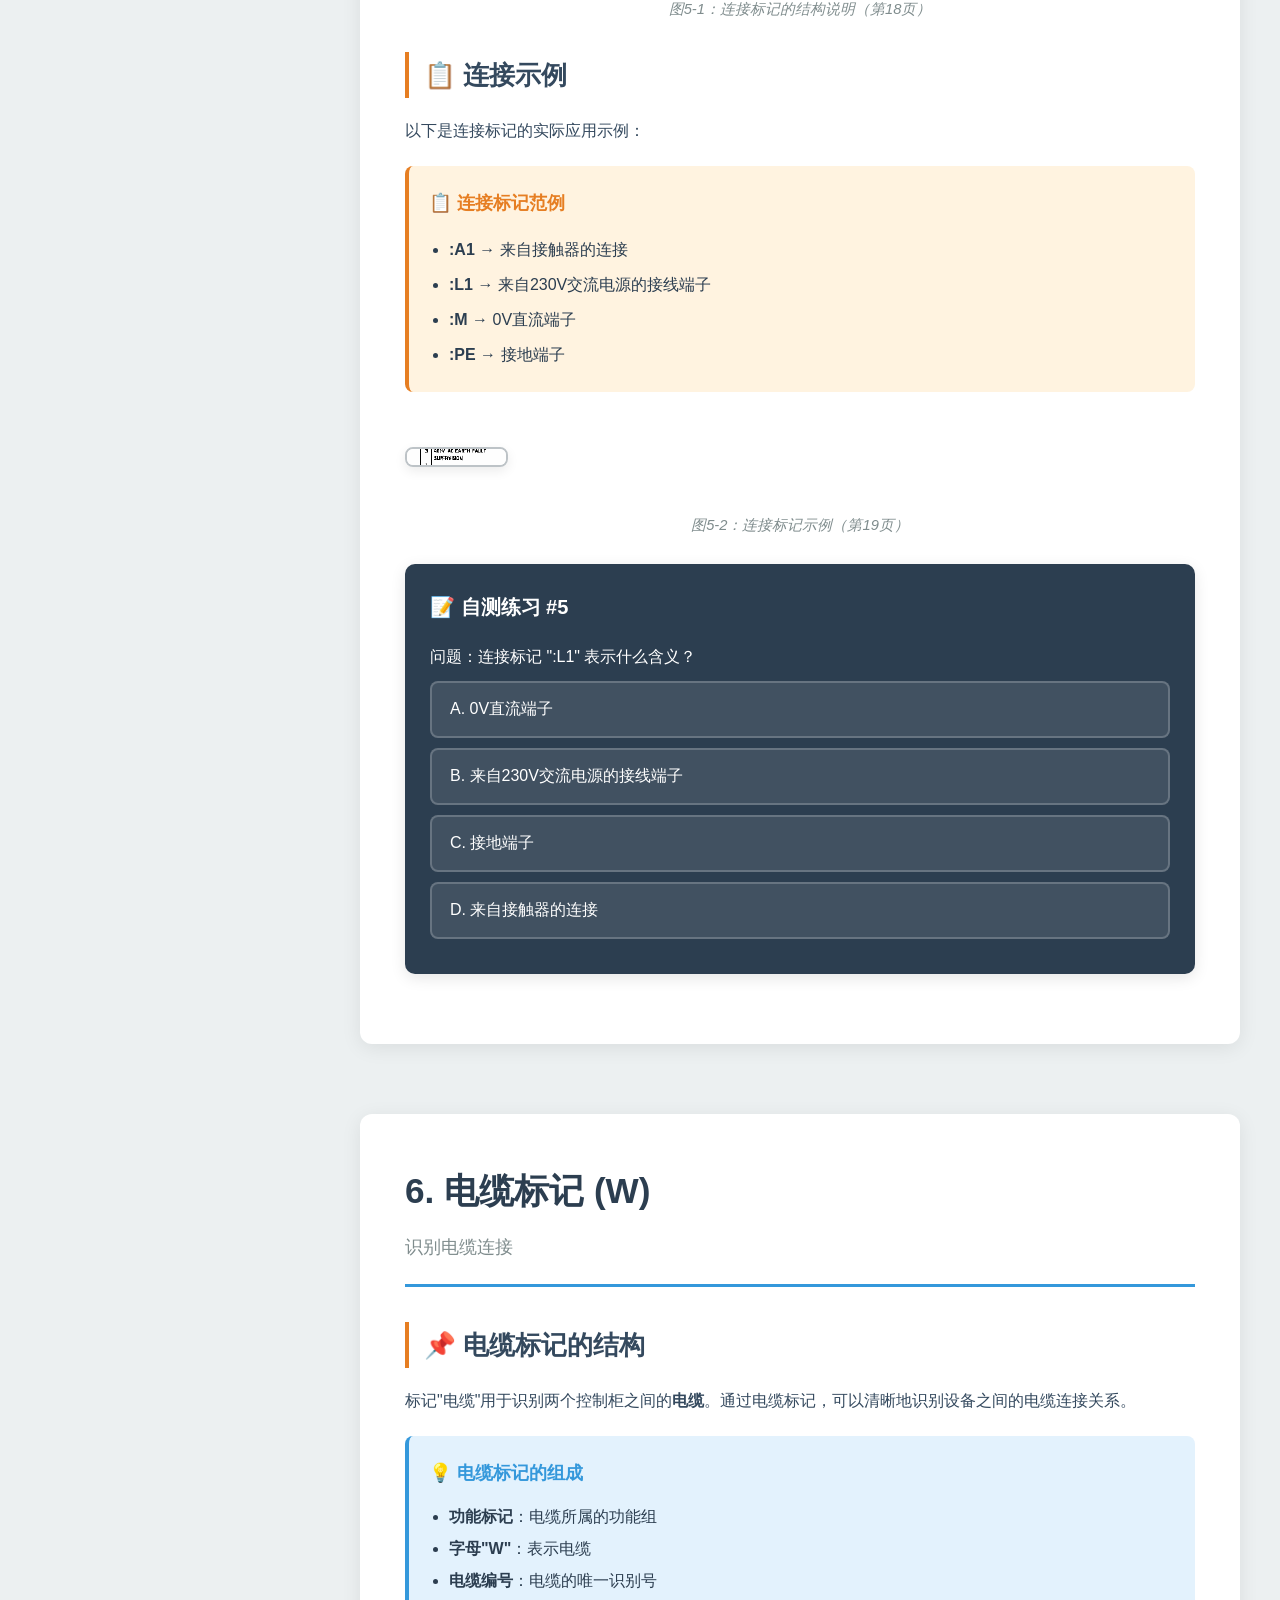
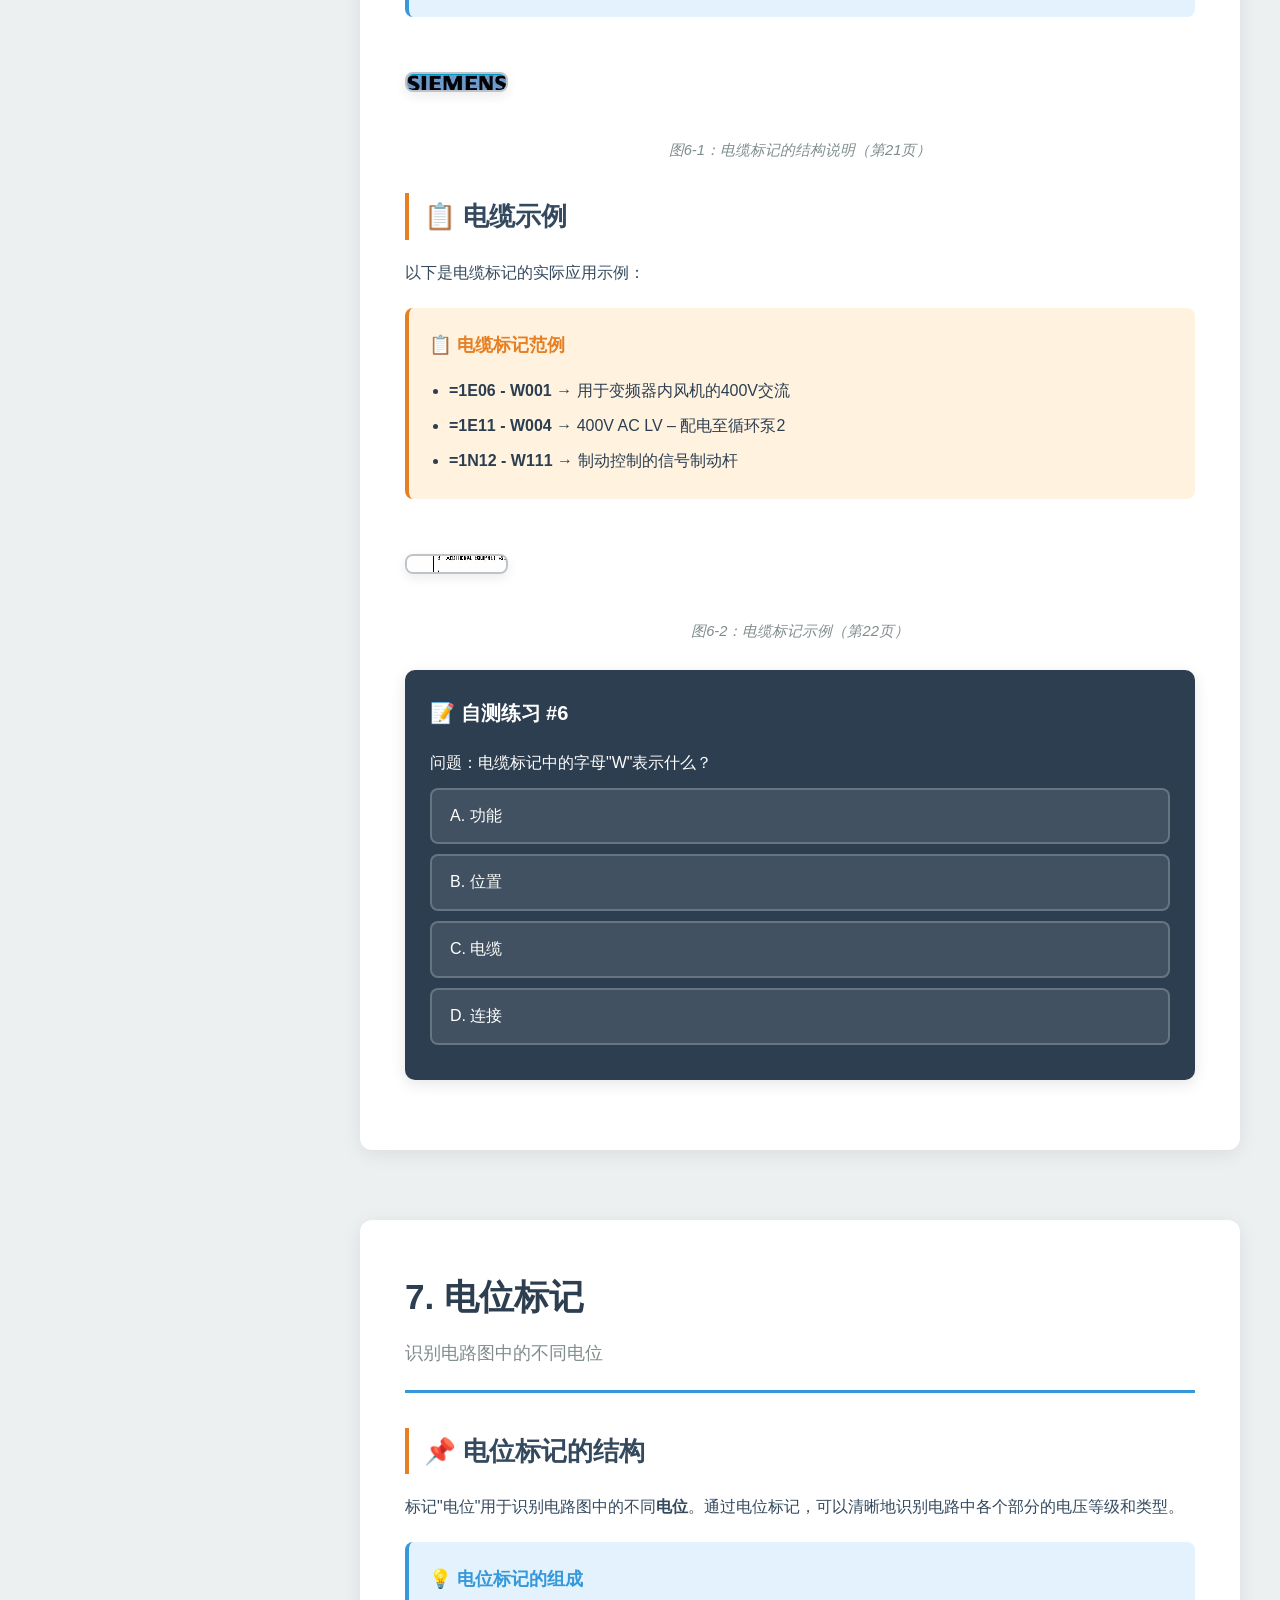
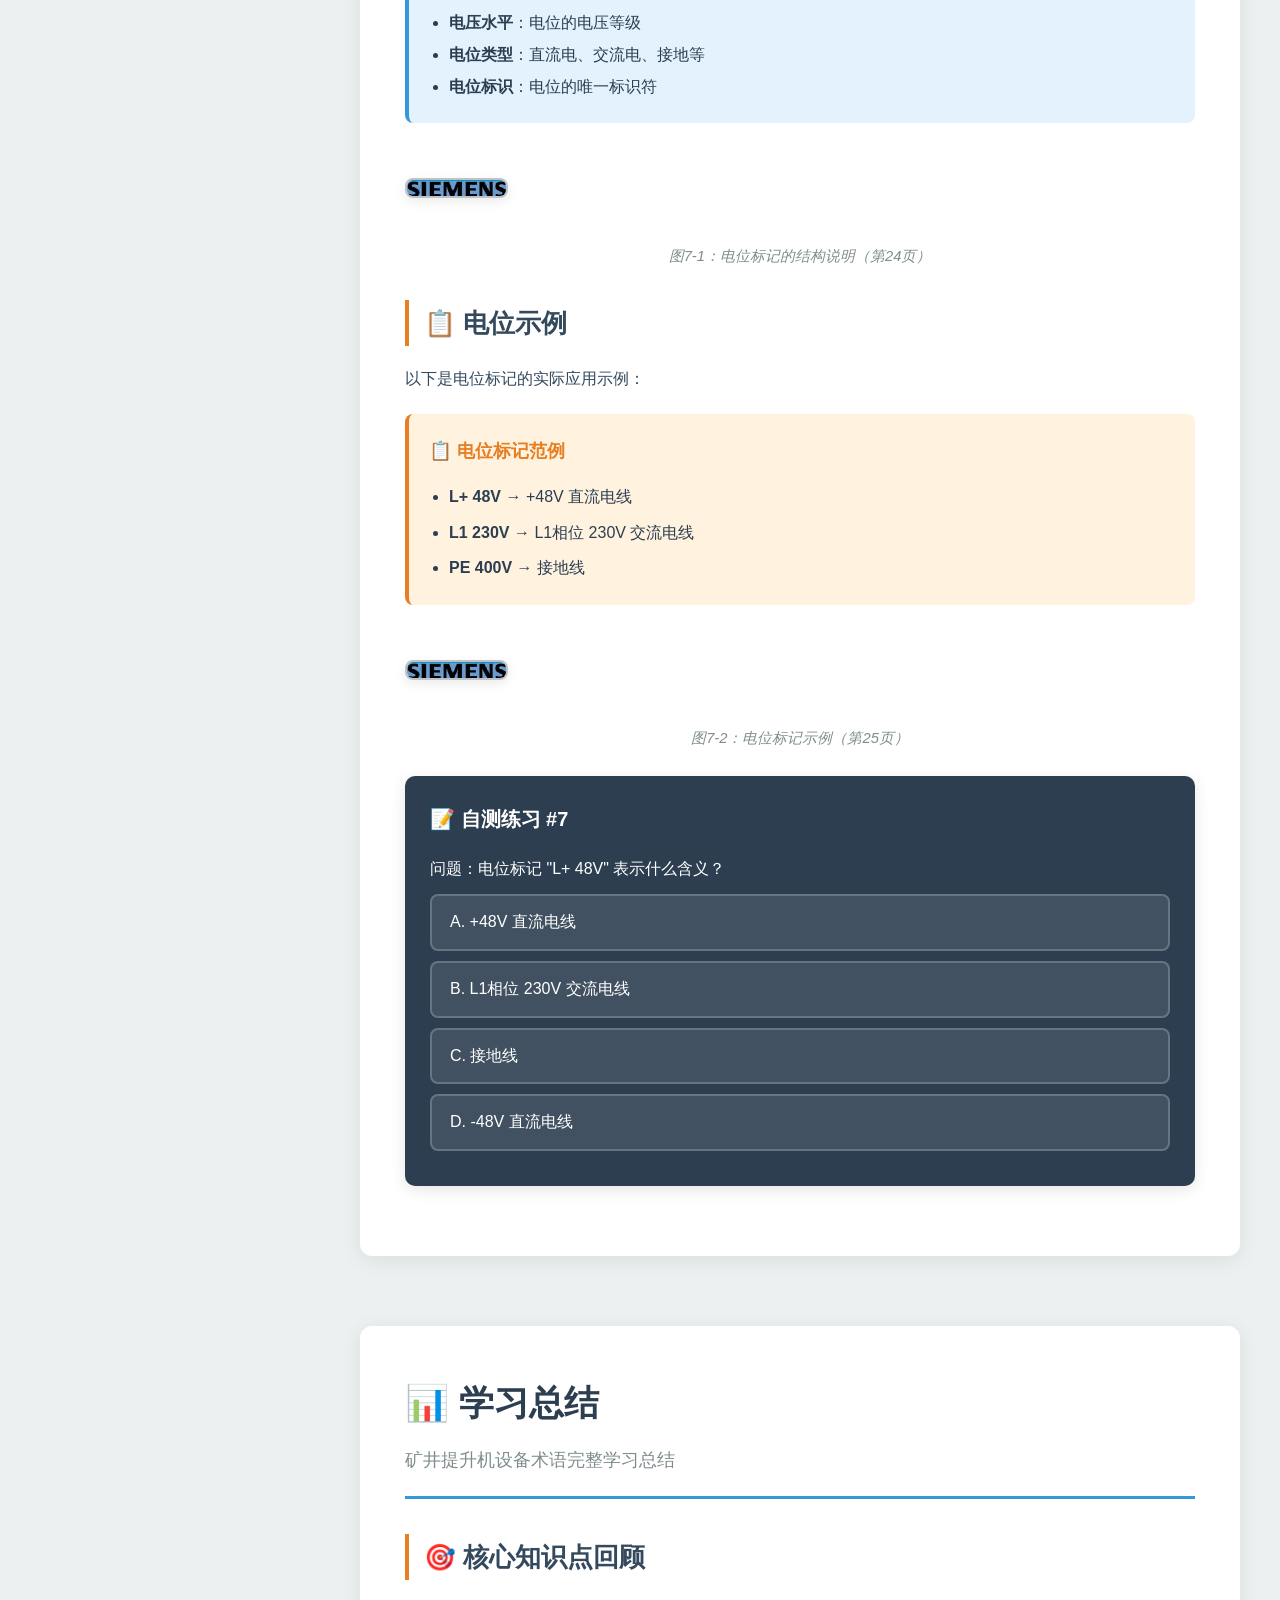
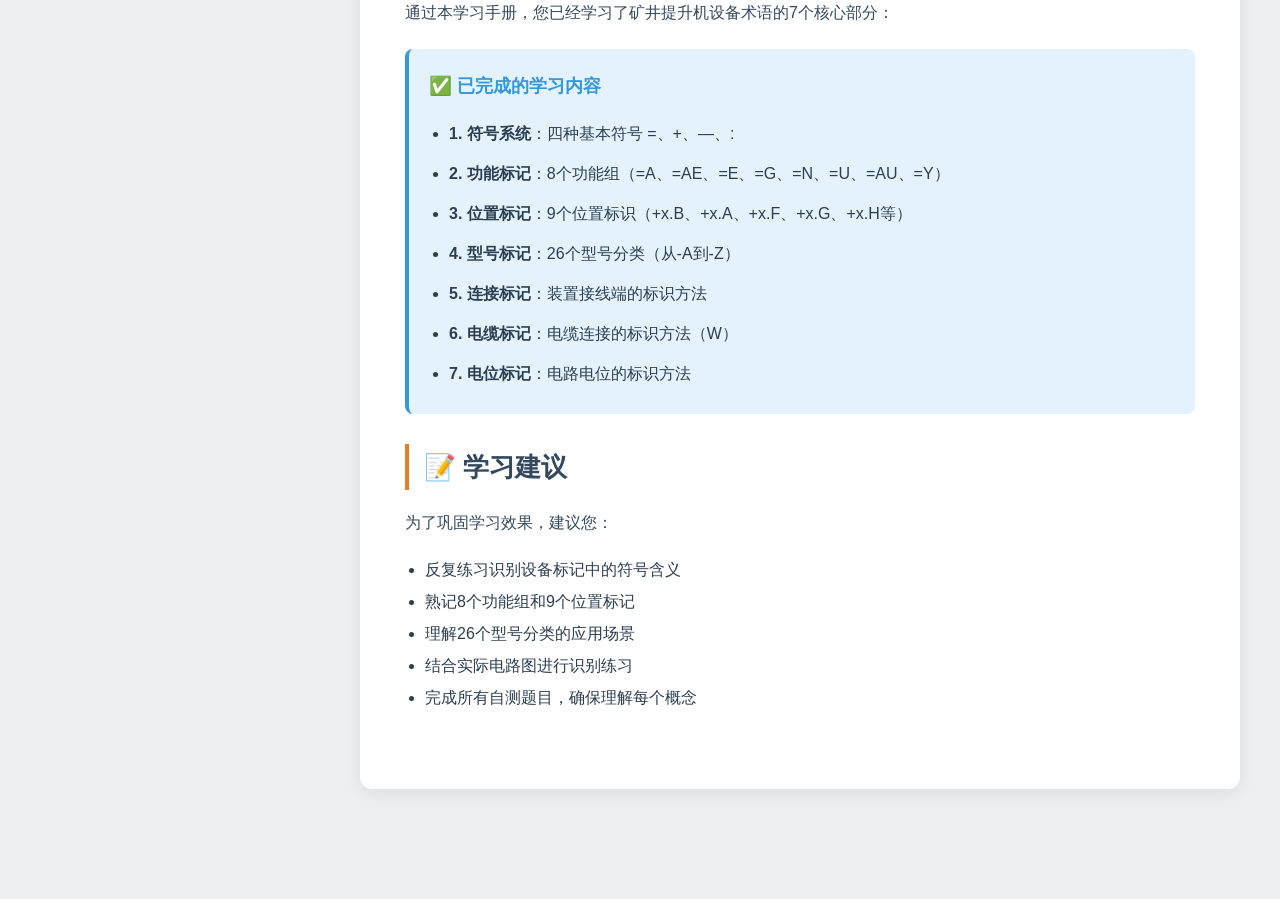
<file: hoist-control/矿井提升机设备术语_完整学习手册.html>
<!DOCTYPE html>
<html lang="zh-CN">
<head>
    <meta charset="UTF-8">
    <meta name="viewport" content="width=device-width, initial-scale=1.0">
    <title>矿井提升机设备术语和文件 - 交互式学习手册</title>
    <style>
        * {
            margin: 0;
            padding: 0;
            box-sizing: border-box;
        }

        :root {
            --primary: #2c3e50;
            --secondary: #34495e;
            --accent: #3498db;
            --highlight: #e67e22;
            --success: #27ae60;
            --bg: #ecf0f1;
            --text: #2c3e50;
            --sidebar-width: 320px;
        }

        body {
            font-family: 'Segoe UI', 'Microsoft YaHei', sans-serif;
            line-height: 1.8;
            color: var(--text);
            background: var(--bg);
            display: flex;
            overflow-x: hidden;
        }

        /* 左侧导航栏 */
        .sidebar {
            position: fixed;
            left: 0;
            top: 0;
            width: var(--sidebar-width);
            height: 100vh;
            background: var(--primary);
            color: white;
            overflow-y: auto;
            z-index: 1000;
            box-shadow: 2px 0 10px rgba(0,0,0,0.1);
        }

        .sidebar-header {
            padding: 30px 25px;
            background: rgba(0,0,0,0.15);
            border-bottom: 3px solid var(--highlight);
        }

        .sidebar-header h1 {
            font-size: 1.5em;
            margin-bottom: 8px;
            font-weight: 600;
        }

        .sidebar-header p {
            font-size: 0.9em;
            opacity: 0.85;
        }

        .sidebar-nav {
            padding: 20px 0;
        }

        .nav-section {
            margin-bottom: 10px;
        }

        .nav-section-title {
            padding: 12px 25px;
            font-weight: 600;
            font-size: 0.95em;
            cursor: pointer;
            transition: all 0.3s;
            display: flex;
            align-items: center;
            gap: 10px;
            border-left: 3px solid transparent;
        }

        .nav-section-title:hover {
            background: rgba(255,255,255,0.08);
            border-left-color: var(--accent);
        }

        .nav-section-title.active {
            background: rgba(52, 152, 219, 0.2);
            border-left-color: var(--accent);
        }

        .nav-section-title .arrow {
            font-size: 0.8em;
            transition: transform 0.3s;
        }

        .nav-section-title.active .arrow {
            transform: rotate(90deg);
        }

        .nav-items {
            max-height: 0;
            overflow: hidden;
            transition: max-height 0.4s ease-out;
        }

        .nav-items.active {
            max-height: 2000px;
        }

        .nav-item {
            padding: 10px 25px 10px 50px;
            cursor: pointer;
            transition: all 0.3s;
            border-left: 3px solid transparent;
            font-size: 0.88em;
        }

        .nav-item:hover {
            background: rgba(255,255,255,0.06);
            border-left-color: var(--highlight);
            padding-left: 55px;
        }

        .nav-item.active {
            background: rgba(52, 152, 219, 0.25);
            border-left-color: var(--accent);
            font-weight: 600;
        }

        /* 主内容区 */
        .main-content {
            margin-left: var(--sidebar-width);
            flex: 1;
            padding: 40px;
            max-width: 1300px;
        }

        .content-section {
            margin-bottom: 70px;
            background: white;
            border-radius: 12px;
            padding: 45px;
            box-shadow: 0 4px 20px rgba(0,0,0,0.08);
            animation: fadeIn 0.6s ease-out;
        }

        @keyframes fadeIn {
            from {
                opacity: 0;
                transform: translateY(20px);
            }
            to {
                opacity: 1;
                transform: translateY(0);
            }
        }

        .section-header {
            margin-bottom: 35px;
            padding-bottom: 20px;
            border-bottom: 3px solid var(--accent);
        }

        .section-header h2 {
            font-size: 2.2em;
            color: var(--primary);
            margin-bottom: 10px;
            font-weight: 700;
        }

        .section-header .subtitle {
            color: #7f8c8d;
            font-size: 1.1em;
        }

        .content-block {
            margin: 30px 0;
        }

        .content-block h3 {
            font-size: 1.6em;
            color: var(--secondary);
            margin-bottom: 18px;
            padding-left: 15px;
            border-left: 4px solid var(--highlight);
        }

        .content-block p {
            margin-bottom: 16px;
            line-height: 1.9;
            color: #34495e;
        }

        .symbol-grid {
            display: grid;
            grid-template-columns: repeat(auto-fit, minmax(250px, 1fr));
            gap: 20px;
            margin: 25px 0;
        }

        .symbol-card {
            background: var(--primary);
            color: white;
            padding: 25px;
            border-radius: 10px;
            box-shadow: 0 4px 15px rgba(0,0,0,0.1);
            transition: all 0.3s;
        }

        .symbol-card:hover {
            transform: translateY(-5px);
            box-shadow: 0 8px 25px rgba(0,0,0,0.15);
        }

        .symbol-card h4 {
            font-size: 2em;
            margin-bottom: 10px;
            color: var(--highlight);
            font-weight: 700;
        }

        .symbol-card p {
            color: rgba(255,255,255,0.9);
            font-size: 0.95em;
        }

        .info-box {
            background: #e3f2fd;
            border-left: 4px solid var(--accent);
            padding: 20px;
            margin: 20px 0;
            border-radius: 8px;
        }

        .info-box h4 {
            color: var(--accent);
            margin-bottom: 12px;
            font-size: 1.15em;
        }

        .info-box ul {
            margin-left: 20px;
            line-height: 2;
        }

        .example-box {
            background: #fff3e0;
            border-left: 4px solid var(--highlight);
            padding: 20px;
            margin: 20px 0;
            border-radius: 8px;
        }

        .example-box h4 {
            color: var(--highlight);
            margin-bottom: 12px;
            font-size: 1.15em;
        }

        .example-box ul {
            margin-left: 20px;
            line-height: 2;
        }

        .model-table {
            width: 100%;
            border-collapse: collapse;
            margin: 25px 0;
            background: white;
            box-shadow: 0 2px 10px rgba(0,0,0,0.05);
        }

        .model-table th {
            background: var(--primary);
            color: white;
            padding: 15px;
            text-align: left;
            font-weight: 600;
        }

        .model-table td {
            padding: 12px 15px;
            border-bottom: 1px solid #ecf0f1;
        }

        .model-table tr:hover {
            background: #f8f9fa;
        }

        .pdf-image {
            max-width: 100%;
            height: auto;
            margin: 25px 0;
            border: 2px solid #bdc3c7;
            border-radius: 8px;
            box-shadow: 0 4px 12px rgba(0,0,0,0.08);
            cursor: pointer;
            transition: all 0.3s;
        }

        .pdf-image:hover {
            transform: scale(1.02);
            box-shadow: 0 6px 20px rgba(0,0,0,0.12);
            border-color: var(--accent);
        }

        .image-caption {
            text-align: center;
            color: #7f8c8d;
            font-style: italic;
            margin-top: 10px;
            font-size: 0.92em;
        }

        .quiz-box {
            background: var(--primary);
            color: white;
            padding: 25px;
            margin: 25px 0;
            border-radius: 10px;
            box-shadow: 0 4px 15px rgba(0,0,0,0.1);
        }

        .quiz-box h4 {
            color: white;
            margin-bottom: 18px;
            font-size: 1.25em;
        }

        .quiz-options {
            list-style: none;
            margin-left: 0;
        }

        .quiz-options li {
            padding: 12px 18px;
            margin: 10px 0;
            background: rgba(255,255,255,0.1);
            border: 2px solid rgba(255,255,255,0.2);
            border-radius: 8px;
            cursor: pointer;
            transition: all 0.3s;
        }

        .quiz-options li:hover {
            background: rgba(255,255,255,0.18);
            border-color: var(--accent);
            transform: translateX(5px);
        }

        .quiz-options li.correct {
            background: rgba(39, 174, 96, 0.3);
            border-color: var(--success);
        }

        .quiz-options li.incorrect {
            background: rgba(231, 76, 60, 0.3);
            border-color: #e74c3c;
        }

        /* 模态框 */
        .modal {
            display: none;
            position: fixed;
            z-index: 2000;
            left: 0;
            top: 0;
            width: 100%;
            height: 100%;
            background-color: rgba(0,0,0,0.92);
        }

        .modal-content {
            margin: auto;
            display: block;
            max-width: 88%;
            max-height: 88%;
            margin-top: 3%;
        }

        .modal-close {
            position: absolute;
            top: 20px;
            right: 40px;
            color: white;
            font-size: 50px;
            font-weight: bold;
            cursor: pointer;
            transition: all 0.3s;
        }

        .modal-close:hover {
            color: var(--highlight);
            transform: scale(1.2);
        }

        /* 移动端适配 */
        @media (max-width: 1024px) {
            .sidebar {
                transform: translateX(-100%);
                transition: transform 0.4s;
            }

            .sidebar.active {
                transform: translateX(0);
            }

            .main-content {
                margin-left: 0;
                padding: 25px 20px;
            }

            .menu-toggle {
                display: block;
                position: fixed;
                top: 15px;
                left: 15px;
                z-index: 1500;
                background: var(--primary);
                color: white;
                border: none;
                padding: 12px 18px;
                border-radius: 8px;
                cursor: pointer;
                font-size: 1.2em;
                box-shadow: 0 4px 12px rgba(0,0,0,0.2);
            }
        }

        @media (min-width: 1025px) {
            .menu-toggle {
                display: none;
            }
        }
    </style>
</head>
<body>
    <!-- 移动端菜单按钮 -->
    <button class="menu-toggle" onclick="toggleSidebar()">☰</button>

    <!-- 左侧导航栏 -->
    <div class="sidebar" id="sidebar">
        <div class="sidebar-header">
            <h1>📚 学习导航</h1>
            <p>矿井提升机设备术语</p>
        </div>
        <nav class="sidebar-nav">
            <div class="nav-section">
                <div class="nav-section-title active" onclick="toggleNavSection(this)">
                    <span class="arrow">▶</span>
                    <span>1. 符号系统</span>
                </div>
                <div class="nav-items active">
                    <div class="nav-item active" onclick="scrollToSection('section1')">1.1 符号概述</div>
                    <div class="nav-item" onclick="scrollToSection('section1-1')">1.2 符号含义</div>
                </div>
            </div>

            <div class="nav-section">
                <div class="nav-section-title" onclick="toggleNavSection(this)">
                    <span class="arrow">▶</span>
                    <span>2. 功能标记 (=)</span>
                </div>
                <div class="nav-items">
                    <div class="nav-item" onclick="scrollToSection('section2')">2.1 功能标记结构</div>
                    <div class="nav-item" onclick="scrollToSection('section2-1')">2.2 功能组列表</div>
                </div>
            </div>

            <div class="nav-section">
                <div class="nav-section-title" onclick="toggleNavSection(this)">
                    <span class="arrow">▶</span>
                    <span>3. 位置标记 (+)</span>
                </div>
                <div class="nav-items">
                    <div class="nav-item" onclick="scrollToSection('section3')">3.1 位置标记结构</div>
                    <div class="nav-item" onclick="scrollToSection('section3-1')">3.2 位置列表</div>
                </div>
            </div>

            <div class="nav-section">
                <div class="nav-section-title" onclick="toggleNavSection(this)">
                    <span class="arrow">▶</span>
                    <span>4. 型号标记 (-)</span>
                </div>
                <div class="nav-items">
                    <div class="nav-item" onclick="scrollToSection('section4')">4.1 型号标记结构</div>
                    <div class="nav-item" onclick="scrollToSection('section4-1')">4.2 型号分类 A-N</div>
                    <div class="nav-item" onclick="scrollToSection('section4-2')">4.3 型号分类 P-Z</div>
                </div>
            </div>

            <div class="nav-section">
                <div class="nav-section-title" onclick="toggleNavSection(this)">
                    <span class="arrow">▶</span>
                    <span>5. 连接标记 (:)</span>
                </div>
                <div class="nav-items">
                    <div class="nav-item" onclick="scrollToSection('section5')">5.1 连接标记结构</div>
                    <div class="nav-item" onclick="scrollToSection('section5-1')">5.2 连接示例</div>
                </div>
            </div>

            <div class="nav-section">
                <div class="nav-section-title" onclick="toggleNavSection(this)">
                    <span class="arrow">▶</span>
                    <span>6. 电缆标记 (W)</span>
                </div>
                <div class="nav-items">
                    <div class="nav-item" onclick="scrollToSection('section6')">6.1 电缆标记结构</div>
                    <div class="nav-item" onclick="scrollToSection('section6-1')">6.2 电缆示例</div>
                </div>
            </div>

            <div class="nav-section">
                <div class="nav-section-title" onclick="toggleNavSection(this)">
                    <span class="arrow">▶</span>
                    <span>7. 电位标记</span>
                </div>
                <div class="nav-items">
                    <div class="nav-item" onclick="scrollToSection('section7')">7.1 电位标记结构</div>
                    <div class="nav-item" onclick="scrollToSection('section7-1')">7.2 电位示例</div>
                </div>
            </div>
        </nav>
    </div>

    <!-- 主内容区 -->
    <div class="main-content">
        <!-- 第1章：符号系统 -->
        <div class="content-section" id="section1">
            <div class="section-header">
                <h2>1. 符号系统概述</h2>
                <p class="subtitle">设备术语中的符号含义</p>
            </div>

            <div class="content-block">
                <h3>📌 核心概念</h3>
                <p>在矿井提升机设备的技术文档中，使用特定的符号来标识不同类型的设备、位置和连接关系。每个标记都由一串数字和字母组成，前面带有特定的符号来标识其类型。</p>
                
                <div class="info-box">
                    <h4>💡 关键要点</h4>
                    <ul>
                        <li><strong>四种基本符号</strong>：= (功能)、+ (位置)、- (型号)、: (连接)</li>
                        <li><strong>符号作用</strong>：将标记的类型清晰分开</li>
                        <li><strong>组合使用</strong>：可以组合使用以标识复杂的设备关系</li>
                    </ul>
                </div>
            </div>

            <div class="content-block">
                <h3>🔣 符号系统详解</h3>
                <p>我们使用下列符号来标记不同类型的设备元素：</p>
                
                <div class="symbol-grid">
                    <div class="symbol-card">
                        <h4>=</h4>
                        <p><strong>功能 (Function)</strong></p>
                        <p>表示设备中不同的技术元件（功能组）</p>
                    </div>

                    <div class="symbol-card" style="background: var(--secondary);">
                        <h4>+</h4>
                        <p><strong>位置 (Location)</strong></p>
                        <p>表示设备在本机中所处的位置</p>
                    </div>

                    <div class="symbol-card" style="background: #16a085;">
                        <h4>-</h4>
                        <p><strong>型号 (Type)</strong></p>
                        <p>用于识别装置的型号</p>
                    </div>

                    <div class="symbol-card" style="background: #8e44ad;">
                        <h4>:</h4>
                        <p><strong>连接 (Connection)</strong></p>
                        <p>表示装置的接线端</p>
                    </div>
                </div>
            </div>

            <div class="content-block" id="section1-1">
                <h3>📋 标记示例</h3>
                <p>以下是设备标记的实际应用示例：</p>
                
                <div class="example-box">
                    <h4>📋 实际应用范例</h4>
                    <ul style="margin-left: 20px; line-height: 2.2;">
                        <li><strong>控制柜范例：</strong> +1G51</li>
                        <li><strong>控制柜中的硬件模块范例：</strong> =1U132 - A10</li>
                        <li><strong>电缆范例：</strong> =1U132 - W010</li>
                    </ul>
                </div>
            </div>

            <img src="pdf3_images/page_3_img_1.png" alt="设备术语符号说明" class="pdf-image" onclick="openModal(this)">
            <p class="image-caption">图1-1：设备术语中的符号说明（第3页）</p>

            <div class="quiz-box">
                <h4>📝 自测练习 #1</h4>
                <p>问题：符号 "=" 在设备术语中表示什么含义？</p>
                <ul class="quiz-options">
                    <li onclick="checkAnswer(this, false)">A. 位置</li>
                    <li onclick="checkAnswer(this, true)">B. 功能</li>
                    <li onclick="checkAnswer(this, false)">C. 型号</li>
                    <li onclick="checkAnswer(this, false)">D. 连接</li>
                </ul>
            </div>
        </div>

        <!-- 第2章：功能标记 -->
        <div class="content-section" id="section2">
            <div class="section-header">
                <h2>2. 功能标记 (=)</h2>
                <p class="subtitle">识别设备的功能组</p>
            </div>

            <div class="content-block">
                <h3>📌 功能标记的结构</h3>
                <p>标记"功能"表示设备中不同的<strong>技术元件</strong>（功能组）。通过功能标记，可以清晰地识别设备的不同功能模块及其相互关系。</p>
                
                <div class="info-box">
                    <h4>💡 功能标记的组成</h4>
                    <ul style="margin-left: 20px; line-height: 2;">
                        <li><strong>功能组识别号</strong>：用于区分不同的功能组</li>
                        <li><strong>功能组</strong>：工艺相同的设备分类</li>
                        <li><strong>差别标识</strong>：用于区分几种工艺相同的矿井提升机</li>
                    </ul>
                </div>
            </div>

            <img src="pdf3_images/page_5_img_1.png" alt="功能标记结构" class="pdf-image" onclick="openModal(this)">
            <p class="image-caption">图2-1：功能标记的结构说明（第5页）</p>

            <div class="content-block" id="section2-1">
                <h3>📋 功能组列表</h3>
                <p>本设备具有下列功能组，每个功能组都有特定的标识符和应用场景：</p>
                
                <table class="model-table">
                    <thead>
                        <tr>
                            <th>标记</th>
                            <th>名称</th>
                            <th>说明</th>
                        </tr>
                    </thead>
                    <tbody>
                        <tr>
                            <td><strong>=A...</strong></td>
                            <td>概览</td>
                            <td>与其他控制室的电缆连接</td>
                        </tr>
                        <tr>
                            <td><strong>=AE...</strong></td>
                            <td>低压单极图</td>
                            <td>低压系统单极图</td>
                        </tr>
                        <tr>
                            <td><strong>=E...</strong></td>
                            <td>低压</td>
                            <td>低压电气系统</td>
                        </tr>
                        <tr>
                            <td><strong>=G...</strong></td>
                            <td>功率电子部件</td>
                            <td>起重电动机</td>
                        </tr>
                        <tr>
                            <td><strong>=N...</strong></td>
                            <td>驾驶台</td>
                            <td>机器控制</td>
                        </tr>
                        <tr>
                            <td><strong>=U...</strong></td>
                            <td>提升机控制器</td>
                            <td>电路图</td>
                        </tr>
                        <tr>
                            <td><strong>=AU...</strong></td>
                            <td>提升机控制器</td>
                            <td>简图</td>
                        </tr>
                        <tr>
                            <td><strong>=Y...</strong></td>
                            <td>矿井信号系统</td>
                            <td>信号传输系统</td>
                        </tr>
                    </tbody>
                </table>
            </div>

            <img src="pdf3_images/page_7_img_1.png" alt="功能组列表" class="pdf-image" onclick="openModal(this)">
            <p class="image-caption">图2-2：功能组详细列表（第7页）</p>

            <div class="quiz-box">
                <h4>📝 自测练习 #2</h4>
                <p>问题：功能标记 "=G..." 表示什么内容？</p>
                <ul class="quiz-options">
                    <li onclick="checkAnswer(this, false)">A. 低压</li>
                    <li onclick="checkAnswer(this, false)">B. 驾驶台</li>
                    <li onclick="checkAnswer(this, true)">C. 功率电子部件/起重电动机</li>
                    <li onclick="checkAnswer(this, false)">D. 矿井信号系统</li>
                </ul>
            </div>
        </div>

        <!-- 第3章：位置标记 -->
        <div class="content-section" id="section3">
            <div class="section-header">
                <h2>3. 位置标记 (+)</h2>
                <p class="subtitle">标识设备所处的位置</p>
            </div>

            <div class="content-block">
                <h3>📌 位置标记的结构</h3>
                <p>标记"位置"表示设备在本机中所处的<strong>位置</strong>。此位置可为地形位置、一座建筑物、一个房间等。通过位置标记，可以清晰地识别设备的物理安装位置。</p>
                
                <div class="info-box">
                    <h4>💡 位置标记的组成</h4>
                    <ul style="margin-left: 20px; line-height: 2;">
                        <li><strong>位置识别号</strong>：用于区分不同的位置</li>
                        <li><strong>地形位置</strong>：设备安装的物理位置</li>
                        <li><strong>层次标记</strong>：安装于塔架上的机器的层次标记</li>
                    </ul>
                </div>
            </div>

            <img src="pdf3_images/page_9_img_1.png" alt="位置标记结构" class="pdf-image" onclick="openModal(this)">
            <p class="image-caption">图3-1：位置标记的结构说明（第9页）</p>

            <div class="content-block" id="section3-1">
                <h3>📋 位置列表</h3>
                <p>本设备分布在以下位置，每个位置都有特定的标识符：</p>
                
                <table class="model-table">
                    <thead>
                        <tr>
                            <th>标记</th>
                            <th>名称</th>
                            <th>说明</th>
                        </tr>
                    </thead>
                    <tbody>
                        <tr>
                            <td><strong>+x.B...</strong></td>
                            <td>激励-/电网变压器</td>
                            <td>电源变压器位置</td>
                        </tr>
                        <tr>
                            <td><strong>+x.A...</strong></td>
                            <td>定子驱动室</td>
                            <td>电机驱动室</td>
                        </tr>
                        <tr>
                            <td><strong>+x.F...</strong></td>
                            <td>低压室</td>
                            <td>低压电气设备室</td>
                        </tr>
                        <tr>
                            <td><strong>+x.G...</strong></td>
                            <td>可编程逻辑控制室</td>
                            <td>PLC控制室</td>
                        </tr>
                        <tr>
                            <td><strong>+x.H...</strong></td>
                            <td>提升机控制室</td>
                            <td>主控室</td>
                        </tr>
                        <tr>
                            <td><strong>+x.P...</strong></td>
                            <td>驾驶台</td>
                            <td>操作台位置</td>
                        </tr>
                        <tr>
                            <td><strong>+x.S...</strong></td>
                            <td>矿井信号系统室</td>
                            <td>信号系统室</td>
                        </tr>
                        <tr>
                            <td><strong>+x.T...</strong></td>
                            <td>起重电机、滚筒、制动元件</td>
                            <td>机械传动部分</td>
                        </tr>
                    </tbody>
                </table>
            </div>

            <img src="pdf3_images/page_11_img_1.png" alt="位置列表" class="pdf-image" onclick="openModal(this)">
            <p class="image-caption">图3-2：位置详细列表（第11页）</p>

            <div class="quiz-box">
                <h4>📝 自测练习 #3</h4>
                <p>问题：位置标记 "+x.H..." 表示什么位置？</p>
                <ul class="quiz-options">
                    <li onclick="checkAnswer(this, false)">A. 低压室</li>
                    <li onclick="checkAnswer(this, true)">B. 提升机控制室</li>
                    <li onclick="checkAnswer(this, false)">C. 驾驶台</li>
                    <li onclick="checkAnswer(this, false)">D. 起重电机</li>
                </ul>
            </div>
        </div>

        <!-- 第4章：型号标记 -->
        <div class="content-section" id="section4">
            <div class="section-header">
                <h2>4. 型号标记 (-)</h2>
                <p class="subtitle">识别装置的型号</p>
            </div>

            <div class="content-block">
                <h3>📌 型号标记的结构</h3>
                <p>标记"型号"用于识别装置的<strong>型号</strong>。通过型号标记，可以清晰地识别设备中每个装置的具体型号和规格。</p>
                
                <div class="info-box">
                    <h4>💡 型号标记的组成</h4>
                    <ul style="margin-left: 20px; line-height: 2;">
                        <li><strong>型号识别字母</strong>：用于区分不同类型的装置</li>
                        <li><strong>图中识别号</strong>：装置在图中的编号</li>
                        <li><strong>型号分类</strong>：从A到Z的分类系统</li>
                    </ul>
                </div>
            </div>

            <img src="pdf3_images/page_13_img_1.png" alt="型号标记结构" class="pdf-image" onclick="openModal(this)">
            <p class="image-caption">图4-1：型号标记的结构说明（第13页）</p>

            <div class="content-block" id="section4-1">
                <h3>📋 型号分类 A-N</h3>
                <p>这些装置分为以下部件（A-N分类）：</p>
                
                <table class="model-table">
                    <thead>
                        <tr>
                            <th>标记</th>
                            <th>装置类型</th>
                            <th>说明</th>
                        </tr>
                    </thead>
                    <tbody>
                        <tr>
                            <td><strong>-A...</strong></td>
                            <td>电子装置、子电子装置</td>
                            <td>电子控制模块</td>
                        </tr>
                        <tr>
                            <td><strong>-B...</strong></td>
                            <td>变频器</td>
                            <td>频率转换装置</td>
                        </tr>
                        <tr>
                            <td><strong>-C...</strong></td>
                            <td>电容器</td>
                            <td>电容元件</td>
                        </tr>
                        <tr>
                            <td><strong>-D...</strong></td>
                            <td>二进制元件，延迟元件，存储元件</td>
                            <td>逻辑控制元件</td>
                        </tr>
                        <tr>
                            <td><strong>-E...</strong></td>
                            <td>默认系统设定</td>
                            <td>系统默认配置</td>
                        </tr>
                        <tr>
                            <td><strong>-F...</strong></td>
                            <td>保护装置</td>
                            <td>电气保护设备</td>
                        </tr>
                        <tr>
                            <td><strong>-G...</strong></td>
                            <td>发电机、电源</td>
                            <td>电源设备</td>
                        </tr>
                        <tr>
                            <td><strong>-K...</strong></td>
                            <td>继电器，接触器</td>
                            <td>控制继电器</td>
                        </tr>
                    </tbody>
                </table>
            </div>

            <div class="content-block" id="section4-2">
                <h3>📋 型号分类 P-Z</h3>
                <p>这些装置分为以下部件（P-Z分类）：</p>
                
                <table class="model-table">
                    <thead>
                        <tr>
                            <th>标记</th>
                            <th>装置类型</th>
                            <th>说明</th>
                        </tr>
                    </thead>
                    <tbody>
                        <tr>
                            <td><strong>-P...</strong></td>
                            <td>测量装置、试验设备</td>
                            <td>测量与测试设备</td>
                        </tr>
                        <tr>
                            <td><strong>-Q...</strong></td>
                            <td>高电流开关装置</td>
                            <td>大电流开关设备</td>
                        </tr>
                        <tr>
                            <td><strong>-R...</strong></td>
                            <td>电阻器</td>
                            <td>电阻元件</td>
                        </tr>
                        <tr>
                            <td><strong>-S...</strong></td>
                            <td>开关</td>
                            <td>开关装置</td>
                        </tr>
                        <tr>
                            <td><strong>-T...</strong></td>
                            <td>变压器</td>
                            <td>变压设备</td>
                        </tr>
                        <tr>
                            <td><strong>-U...</strong></td>
                            <td>调制器，变频器</td>
                            <td>频率调制设备</td>
                        </tr>
                        <tr>
                            <td><strong>-X...</strong></td>
                            <td>接线终端、插头、插座</td>
                            <td>连接器件</td>
                        </tr>
                        <tr>
                            <td><strong>-Y...</strong></td>
                            <td>电气控制的机械装置（阀门）</td>
                            <td>电控机械装置</td>
                        </tr>
                    </tbody>
                </table>
            </div>

            <img src="pdf3_images/page_15_img_1.png" alt="型号分类" class="pdf-image" onclick="openModal(this)">
            <p class="image-caption">图4-2：型号分类详细列表（第15-16页）</p>

            <div class="quiz-box">
                <h4>📝 自测练习 #4</h4>
                <p>问题：型号标记 "-K..." 表示什么装置？</p>
                <ul class="quiz-options">
                    <li onclick="checkAnswer(this, false)">A. 电容器</li>
                    <li onclick="checkAnswer(this, true)">B. 继电器、接触器</li>
                    <li onclick="checkAnswer(this, false)">C. 保护装置</li>
                    <li onclick="checkAnswer(this, false)">D. 发电机</li>
                </ul>
            </div>
        </div>

        <!-- 第5章：连接标记 -->
        <div class="content-section" id="section5">
            <div class="section-header">
                <h2>5. 连接标记 (:)</h2>
                <p class="subtitle">标识装置的接线端</p>
            </div>

            <div class="content-block">
                <h3>📌 连接标记的结构</h3>
                <p>标记"连接"表示装置的<strong>接线端</strong>。通过连接标记，可以清晰地识别设备中各个装置的连接关系和接线方式。</p>
                
                <div class="info-box">
                    <h4>💡 连接标记的组成</h4>
                    <ul style="margin-left: 20px; line-height: 2;">
                        <li><strong>连接识别号</strong>：用于区分不同的连接</li>
                        <li><strong>接线端子</strong>：装置的实际接线位置</li>
                        <li><strong>电位标识</strong>：连接的电位类型</li>
                    </ul>
                </div>
            </div>

            <img src="pdf3_images/page_18_img_1.png" alt="连接标记结构" class="pdf-image" onclick="openModal(this)">
            <p class="image-caption">图5-1：连接标记的结构说明（第18页）</p>

            <div class="content-block" id="section5-1">
                <h3>📋 连接示例</h3>
                <p>以下是连接标记的实际应用示例：</p>
                
                <div class="example-box">
                    <h4>📋 连接标记范例</h4>
                    <ul style="margin-left: 20px; line-height: 2.2;">
                        <li><strong>:A1</strong> → 来自接触器的连接</li>
                        <li><strong>:L1</strong> → 来自230V交流电源的接线端子</li>
                        <li><strong>:M</strong> → 0V直流端子</li>
                        <li><strong>:PE</strong> → 接地端子</li>
                    </ul>
                </div>
            </div>

            <img src="pdf3_images/page_19_img_1.png" alt="连接示例" class="pdf-image" onclick="openModal(this)">
            <p class="image-caption">图5-2：连接标记示例（第19页）</p>

            <div class="quiz-box">
                <h4>📝 自测练习 #5</h4>
                <p>问题：连接标记 ":L1" 表示什么含义？</p>
                <ul class="quiz-options">
                    <li onclick="checkAnswer(this, false)">A. 0V直流端子</li>
                    <li onclick="checkAnswer(this, true)">B. 来自230V交流电源的接线端子</li>
                    <li onclick="checkAnswer(this, false)">C. 接地端子</li>
                    <li onclick="checkAnswer(this, false)">D. 来自接触器的连接</li>
                </ul>
            </div>
        </div>

        <!-- 第6章：电缆标记 -->
        <div class="content-section" id="section6">
            <div class="section-header">
                <h2>6. 电缆标记 (W)</h2>
                <p class="subtitle">识别电缆连接</p>
            </div>

            <div class="content-block">
                <h3>📌 电缆标记的结构</h3>
                <p>标记"电缆"用于识别两个控制柜之间的<strong>电缆</strong>。通过电缆标记，可以清晰地识别设备之间的电缆连接关系。</p>
                
                <div class="info-box">
                    <h4>💡 电缆标记的组成</h4>
                    <ul style="margin-left: 20px; line-height: 2;">
                        <li><strong>功能标记</strong>：电缆所属的功能组</li>
                        <li><strong>字母"W"</strong>：表示电缆</li>
                        <li><strong>电缆编号</strong>：电缆的唯一识别号</li>
                    </ul>
                </div>
            </div>

            <img src="pdf3_images/page_21_img_1.png" alt="电缆标记结构" class="pdf-image" onclick="openModal(this)">
            <p class="image-caption">图6-1：电缆标记的结构说明（第21页）</p>

            <div class="content-block" id="section6-1">
                <h3>📋 电缆示例</h3>
                <p>以下是电缆标记的实际应用示例：</p>
                
                <div class="example-box">
                    <h4>📋 电缆标记范例</h4>
                    <ul style="margin-left: 20px; line-height: 2.2;">
                        <li><strong>=1E06 - W001</strong> → 用于变频器内风机的400V交流</li>
                        <li><strong>=1E11 - W004</strong> → 400V AC LV – 配电至循环泵2</li>
                        <li><strong>=1N12 - W111</strong> → 制动控制的信号制动杆</li>
                    </ul>
                </div>
            </div>

            <img src="pdf3_images/page_22_img_1.png" alt="电缆示例" class="pdf-image" onclick="openModal(this)">
            <p class="image-caption">图6-2：电缆标记示例（第22页）</p>

            <div class="quiz-box">
                <h4>📝 自测练习 #6</h4>
                <p>问题：电缆标记中的字母"W"表示什么？</p>
                <ul class="quiz-options">
                    <li onclick="checkAnswer(this, false)">A. 功能</li>
                    <li onclick="checkAnswer(this, false)">B. 位置</li>
                    <li onclick="checkAnswer(this, true)">C. 电缆</li>
                    <li onclick="checkAnswer(this, false)">D. 连接</li>
                </ul>
            </div>
        </div>

        <!-- 第7章：电位标记 -->
        <div class="content-section" id="section7">
            <div class="section-header">
                <h2>7. 电位标记</h2>
                <p class="subtitle">识别电路图中的不同电位</p>
            </div>

            <div class="content-block">
                <h3>📌 电位标记的结构</h3>
                <p>标记"电位"用于识别电路图中的不同<strong>电位</strong>。通过电位标记，可以清晰地识别电路中各个部分的电压等级和类型。</p>
                
                <div class="info-box">
                    <h4>💡 电位标记的组成</h4>
                    <ul style="margin-left: 20px; line-height: 2;">
                        <li><strong>电压水平</strong>：电位的电压等级</li>
                        <li><strong>电位类型</strong>：直流电、交流电、接地等</li>
                        <li><strong>电位标识</strong>：电位的唯一标识符</li>
                    </ul>
                </div>
            </div>

            <img src="pdf3_images/page_24_img_1.png" alt="电位标记结构" class="pdf-image" onclick="openModal(this)">
            <p class="image-caption">图7-1：电位标记的结构说明（第24页）</p>

            <div class="content-block" id="section7-1">
                <h3>📋 电位示例</h3>
                <p>以下是电位标记的实际应用示例：</p>
                
                <div class="example-box">
                    <h4>📋 电位标记范例</h4>
                    <ul style="margin-left: 20px; line-height: 2.2;">
                        <li><strong>L+ 48V</strong> → +48V 直流电线</li>
                        <li><strong>L1 230V</strong> → L1相位 230V 交流电线</li>
                        <li><strong>PE 400V</strong> → 接地线</li>
                    </ul>
                </div>
            </div>

            <img src="pdf3_images/page_25_img_1.png" alt="电位示例" class="pdf-image" onclick="openModal(this)">
            <p class="image-caption">图7-2：电位标记示例（第25页）</p>

            <div class="quiz-box">
                <h4>📝 自测练习 #7</h4>
                <p>问题：电位标记 "L+ 48V" 表示什么含义？</p>
                <ul class="quiz-options">
                    <li onclick="checkAnswer(this, true)">A. +48V 直流电线</li>
                    <li onclick="checkAnswer(this, false)">B. L1相位 230V 交流电线</li>
                    <li onclick="checkAnswer(this, false)">C. 接地线</li>
                    <li onclick="checkAnswer(this, false)">D. -48V 直流电线</li>
                </ul>
            </div>
        </div>

        <!-- 学习总结 -->
        <div class="content-section">
            <div class="section-header">
                <h2>📊 学习总结</h2>
                <p class="subtitle">矿井提升机设备术语完整学习总结</p>
            </div>

            <div class="content-block">
                <h3>🎯 核心知识点回顾</h3>
                <p>通过本学习手册，您已经学习了矿井提升机设备术语的7个核心部分：</p>
                
                <div class="info-box">
                    <h4>✅ 已完成的学习内容</h4>
                    <ul style="margin-left: 20px; line-height: 2.5;">
                        <li><strong>1. 符号系统</strong>：四种基本符号 =、+、—、:</li>
                        <li><strong>2. 功能标记</strong>：8个功能组（=A、=AE、=E、=G、=N、=U、=AU、=Y）</li>
                        <li><strong>3. 位置标记</strong>：9个位置标识（+x.B、+x.A、+x.F、+x.G、+x.H等）</li>
                        <li><strong>4. 型号标记</strong>：26个型号分类（从-A到-Z）</li>
                        <li><strong>5. 连接标记</strong>：装置接线端的标识方法</li>
                        <li><strong>6. 电缆标记</strong>：电缆连接的标识方法（W）</li>
                        <li><strong>7. 电位标记</strong>：电路电位的标识方法</li>
                    </ul>
                </div>
            </div>

            <div class="content-block">
                <h3>📝 学习建议</h3>
                <p>为了巩固学习效果，建议您：</p>
                <ul style="margin-left: 20px; line-height: 2;">
                    <li>反复练习识别设备标记中的符号含义</li>
                    <li>熟记8个功能组和9个位置标记</li>
                    <li>理解26个型号分类的应用场景</li>
                    <li>结合实际电路图进行识别练习</li>
                    <li>完成所有自测题目，确保理解每个概念</li>
                </ul>
            </div>
        </div>
    </div>

    <!-- 模态框（图片放大） -->
    <div id="imageModal" class="modal">
        <span class="modal-close" onclick="closeModal()">&times;</span>
        <img class="modal-content" id="modalImage">
    </div>

    <script>
        // 导航栏交互
        function toggleNavSection(element) {
            element.classList.toggle('active');
            const items = element.nextElementSibling;
            items.classList.toggle('active');
        }

        function scrollToSection(sectionId) {
            const section = document.getElementById(sectionId);
            if (section) {
                section.scrollIntoView({ behavior: 'smooth', block: 'start' });
                
                // 更新活跃状态
                document.querySelectorAll('.nav-item').forEach(item => {
                    item.classList.remove('active');
                });
                event.target.classList.add('active');
            }
        }

        function toggleSidebar() {
            const sidebar = document.getElementById('sidebar');
            sidebar.classList.toggle('active');
        }

        // 图片模态框功能
        function openModal(img) {
            const modal = document.getElementById('imageModal');
            const modalImg = document.getElementById('modalImage');
            modal.style.display = 'block';
            modalImg.src = img.src;
        }

        function closeModal() {
            const modal = document.getElementById('imageModal');
            modal.style.display = 'none';
        }

        // 点击模态框背景也关闭
        window.onclick = function(event) {
            const modal = document.getElementById('imageModal');
            if (event.target == modal) {
                modal.style.display = 'none';
            }
        }

        // 答题功能
        function checkAnswer(element, isCorrect) {
            const options = element.parentElement.querySelectorAll('li');
            options.forEach(opt => {
                opt.classList.remove('correct', 'incorrect');
            });

            if (isCorrect) {
                element.classList.add('correct');
            } else {
                element.classList.add('incorrect');
                options.forEach(opt => {
                    if (opt.getAttribute('onclick').includes('true')) {
                        opt.classList.add('correct');
                    }
                });
            }
        }

        // 滚动时高亮当前章节
        window.addEventListener('scroll', function() {
            const sections = document.querySelectorAll('.content-section');
            const navItems = document.querySelectorAll('.nav-item');
            
            let currentSection = '';
            sections.forEach(section => {
                const sectionTop = section.offsetTop;
                if (window.scrollY >= sectionTop - 200) {
                    currentSection = section.getAttribute('id');
                }
            });

            navItems.forEach(item => {
                item.classList.remove('active');
                if (item.getAttribute('onclick') && item.getAttribute('onclick').includes(currentSection)) {
                    item.classList.add('active');
                }
            });
        });

        // 默认展开第一个导航部分
        document.addEventListener('DOMContentLoaded', function() {
            const firstSection = document.querySelector('.nav-section-title');
            if (firstSection && !firstSection.classList.contains('active')) {
                firstSection.click();
            }
        });
    </script>
</body>
</html>
</file>
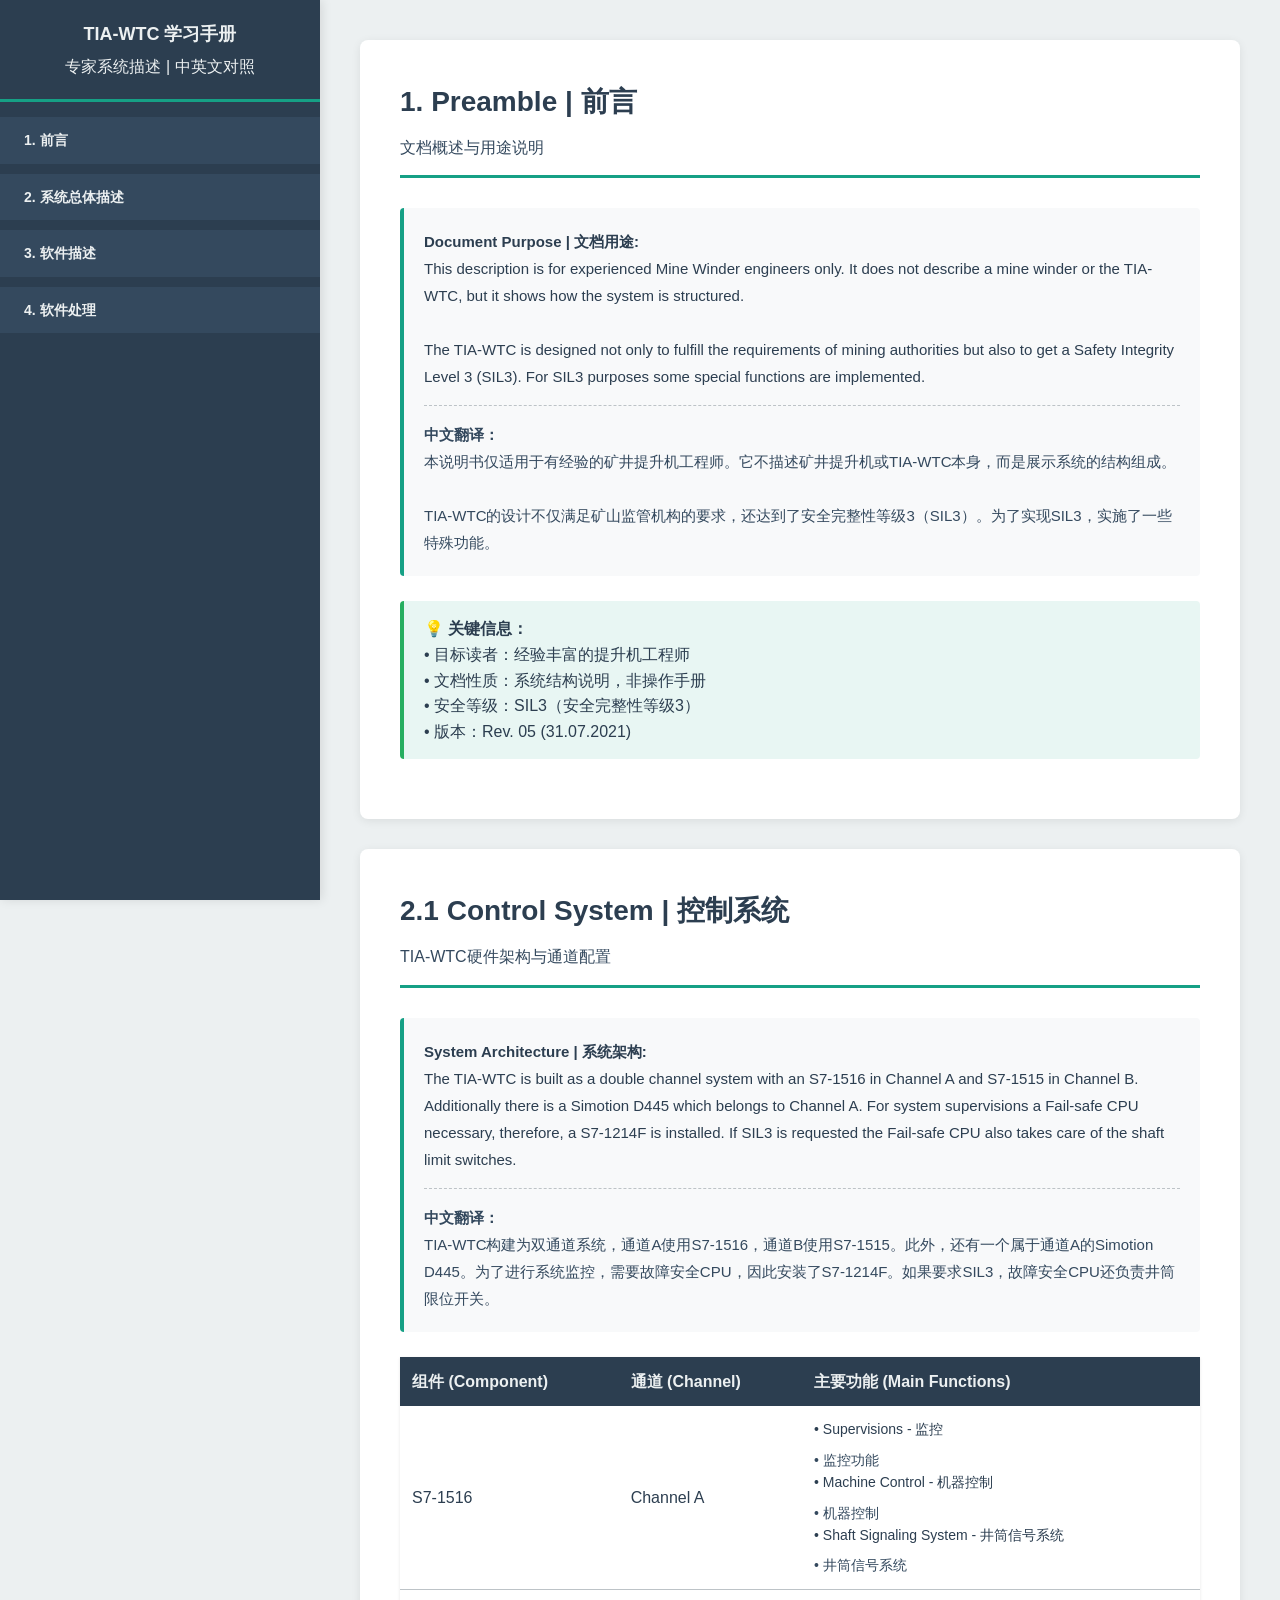
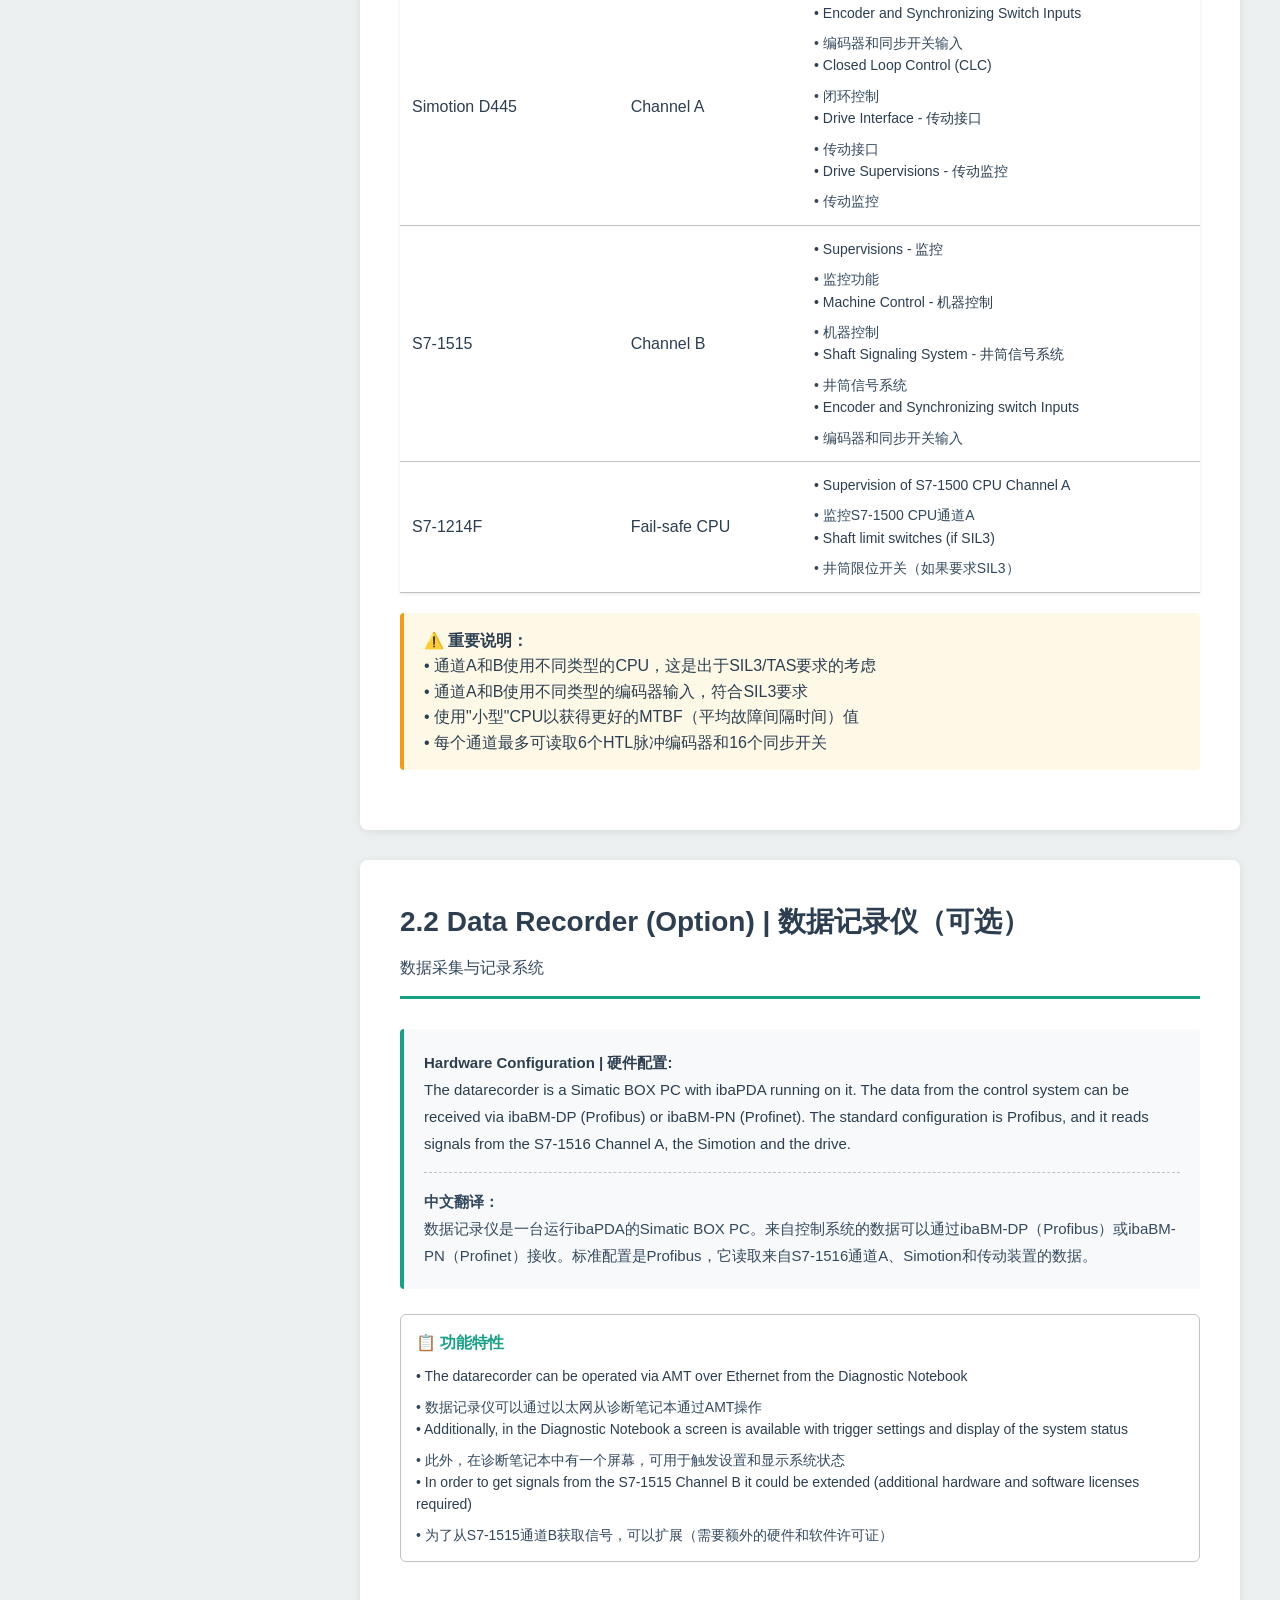
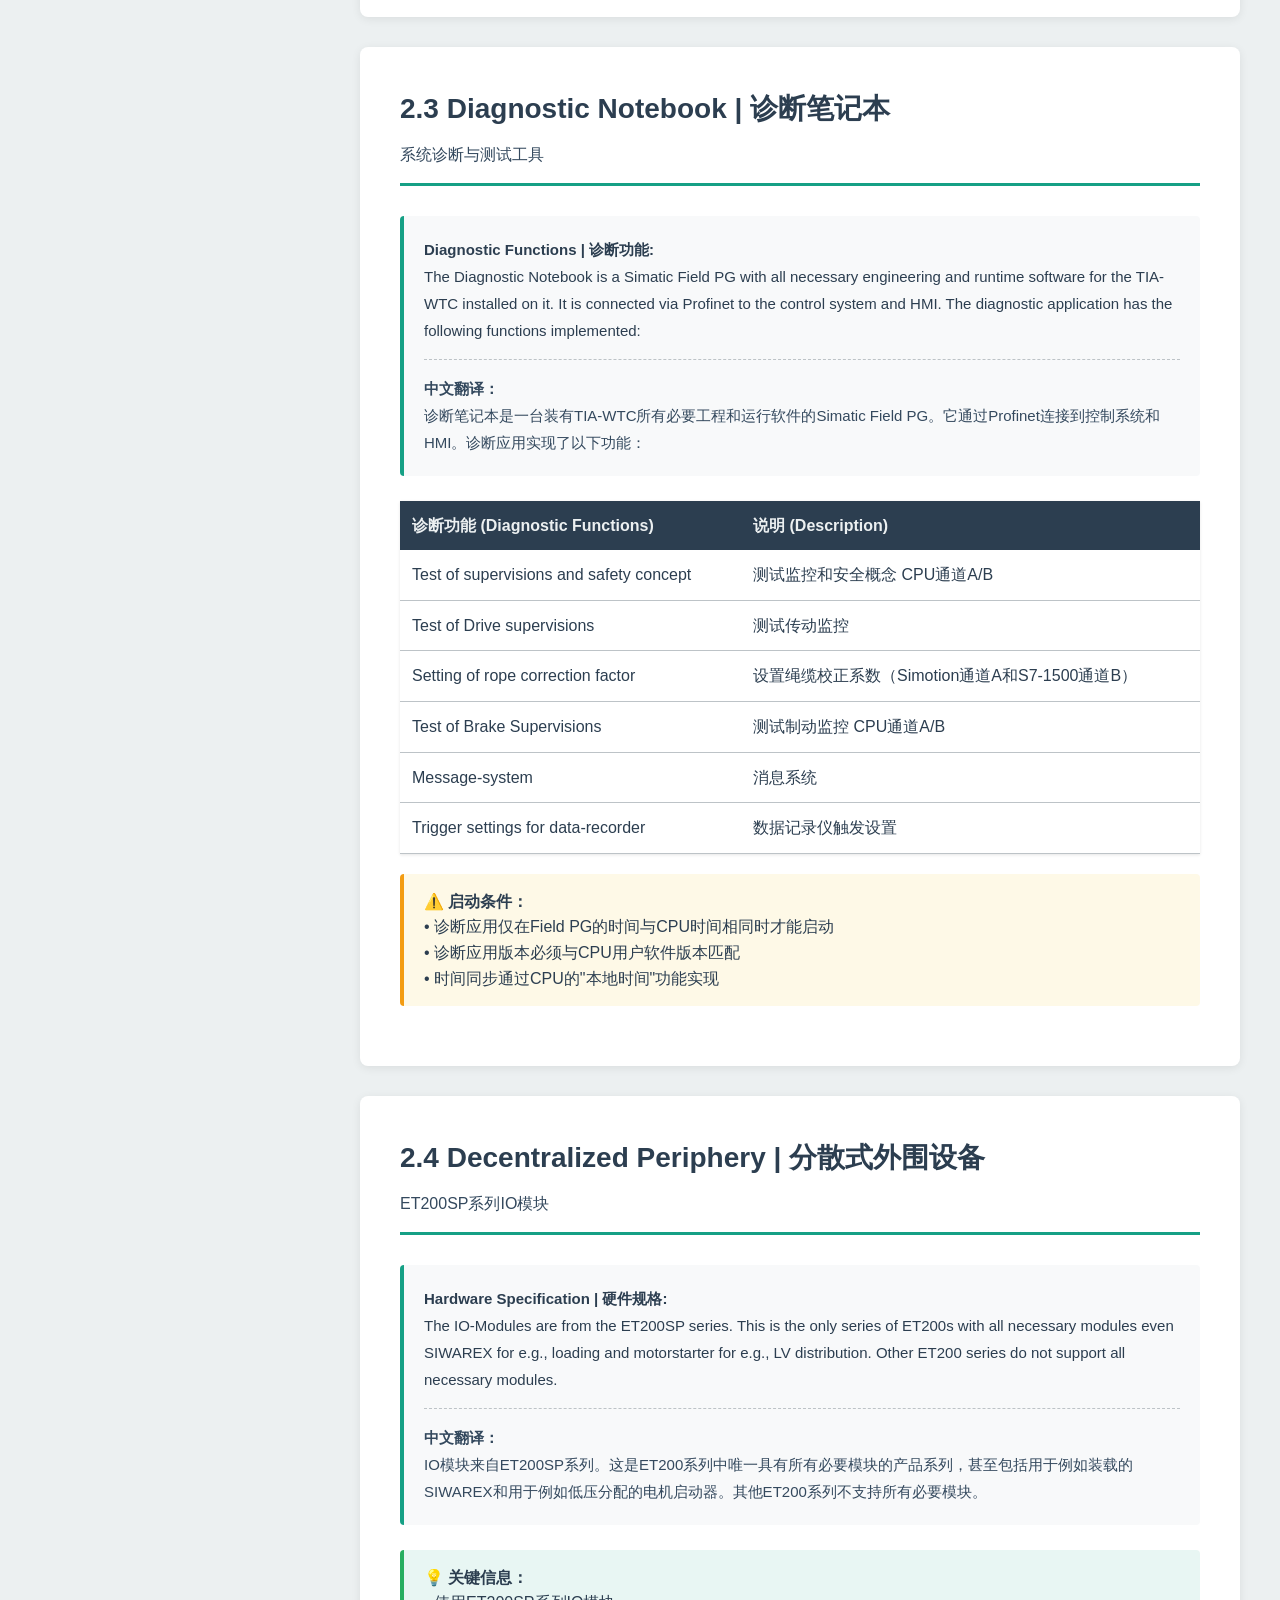
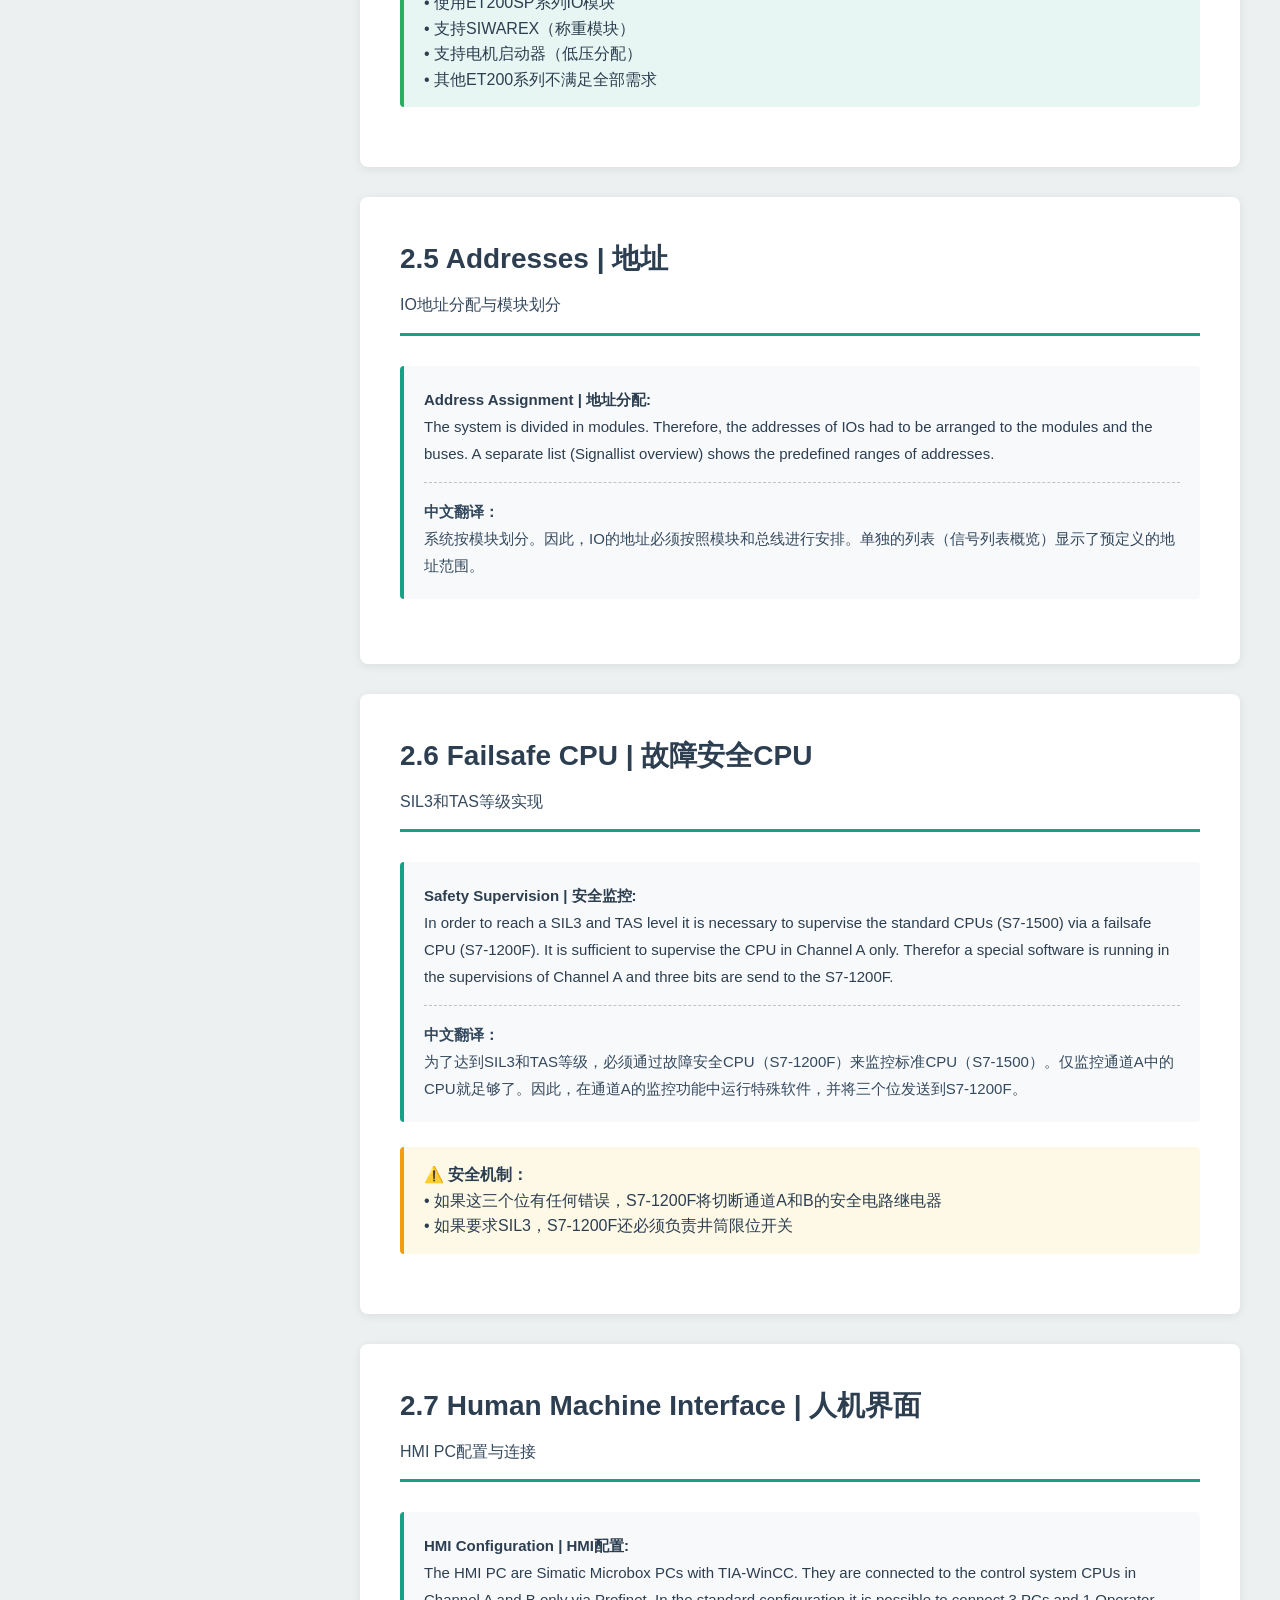
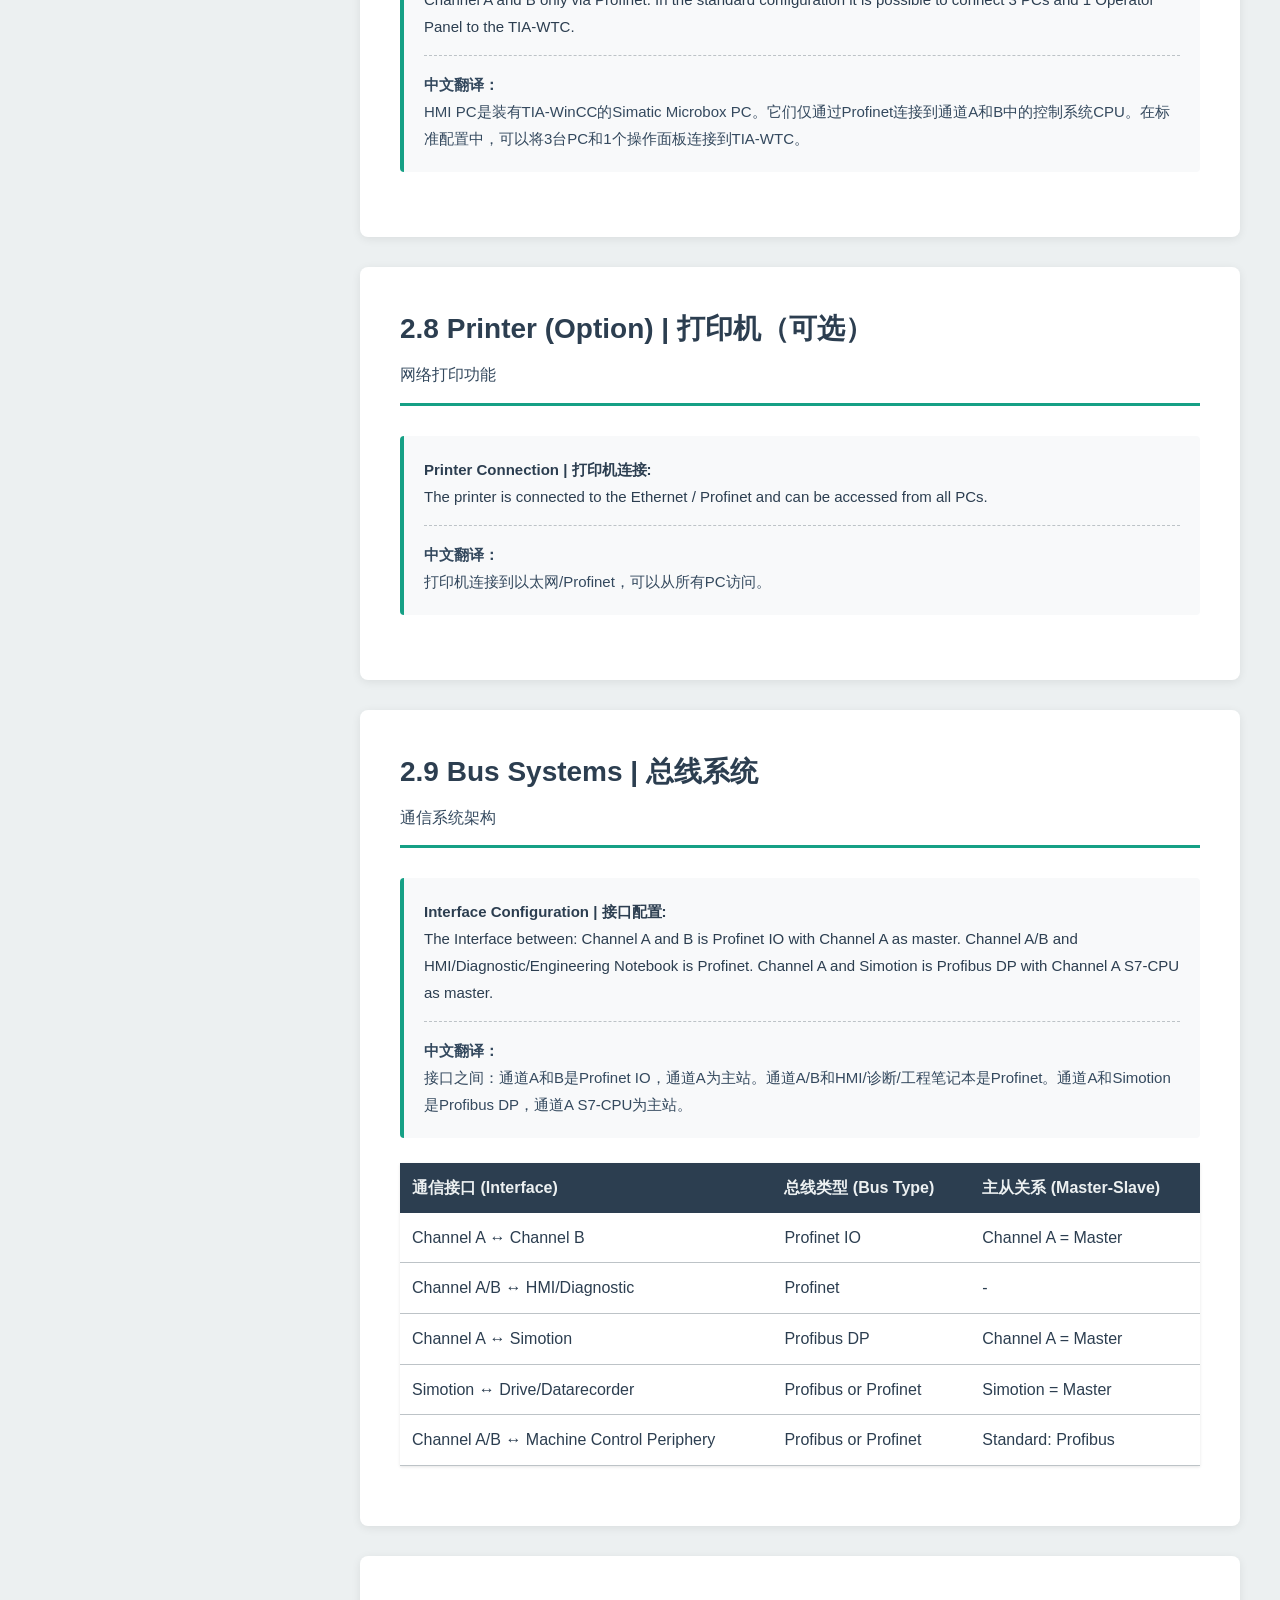
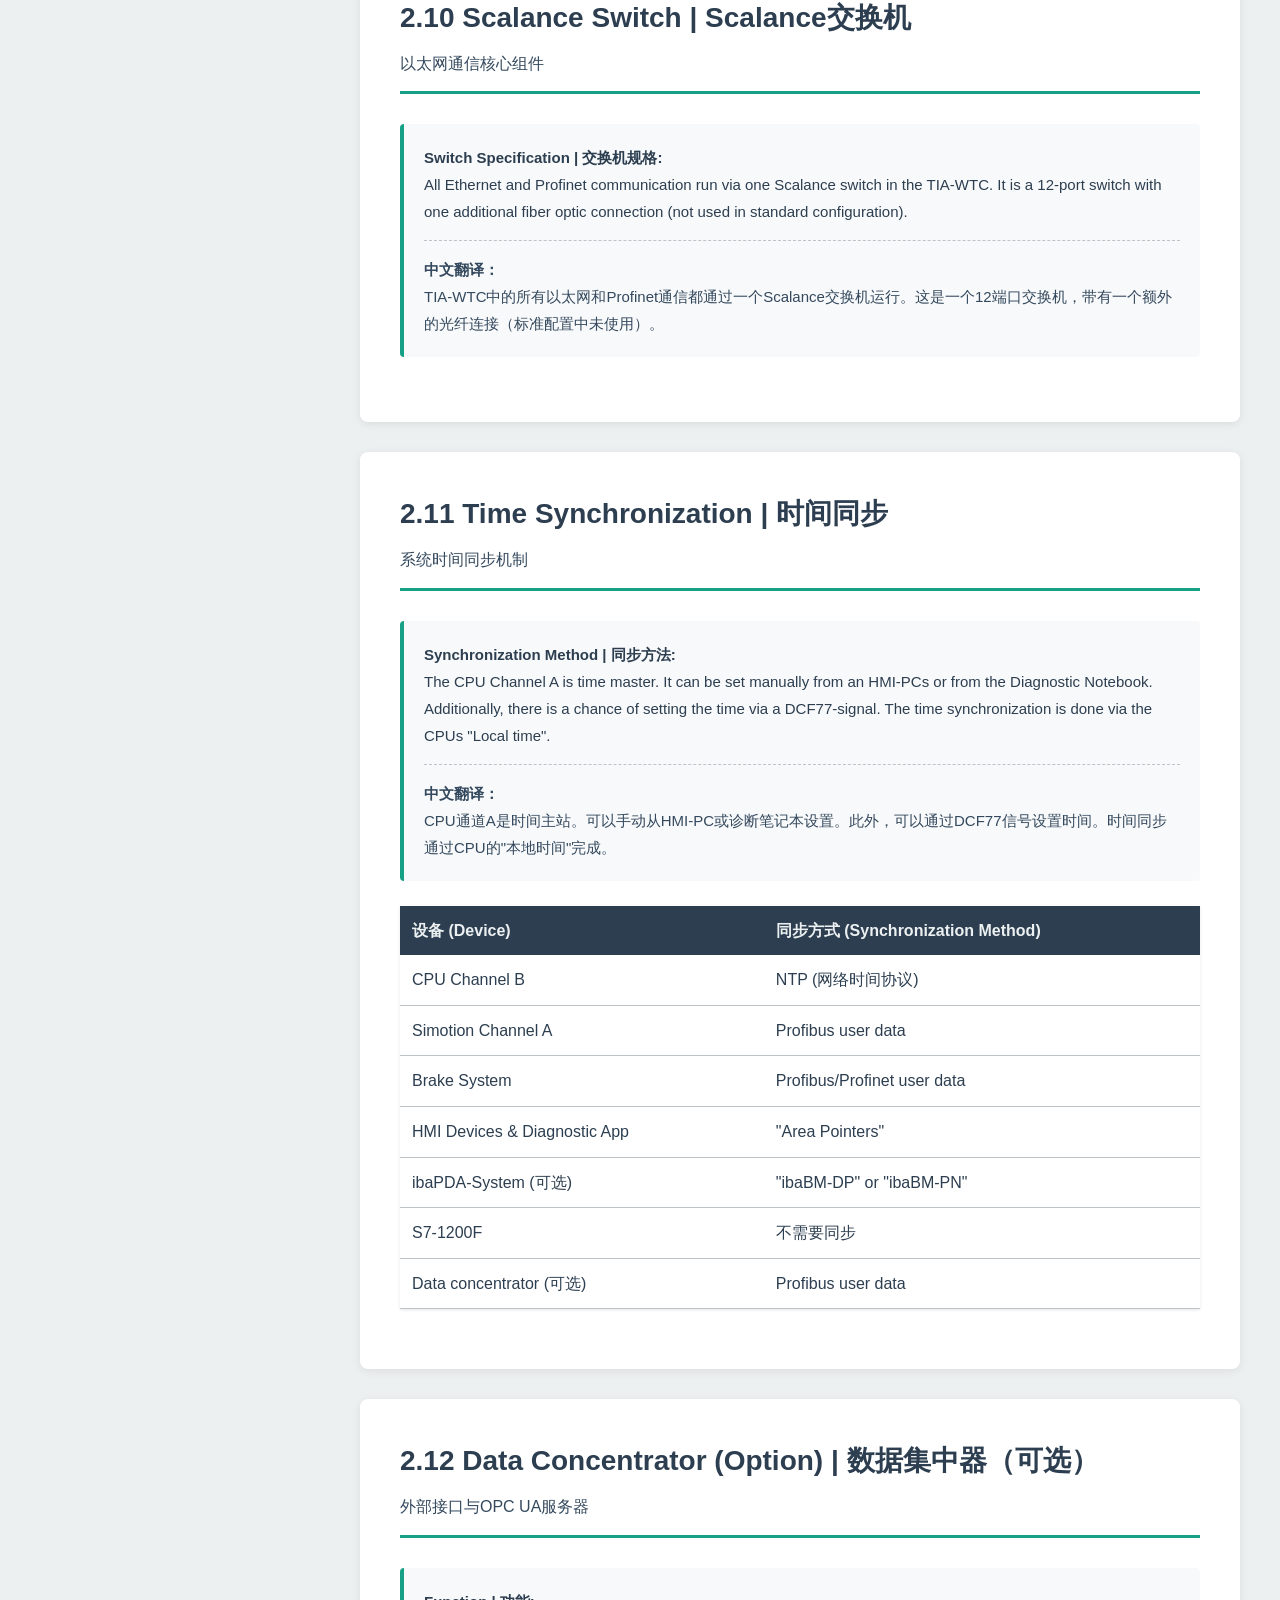
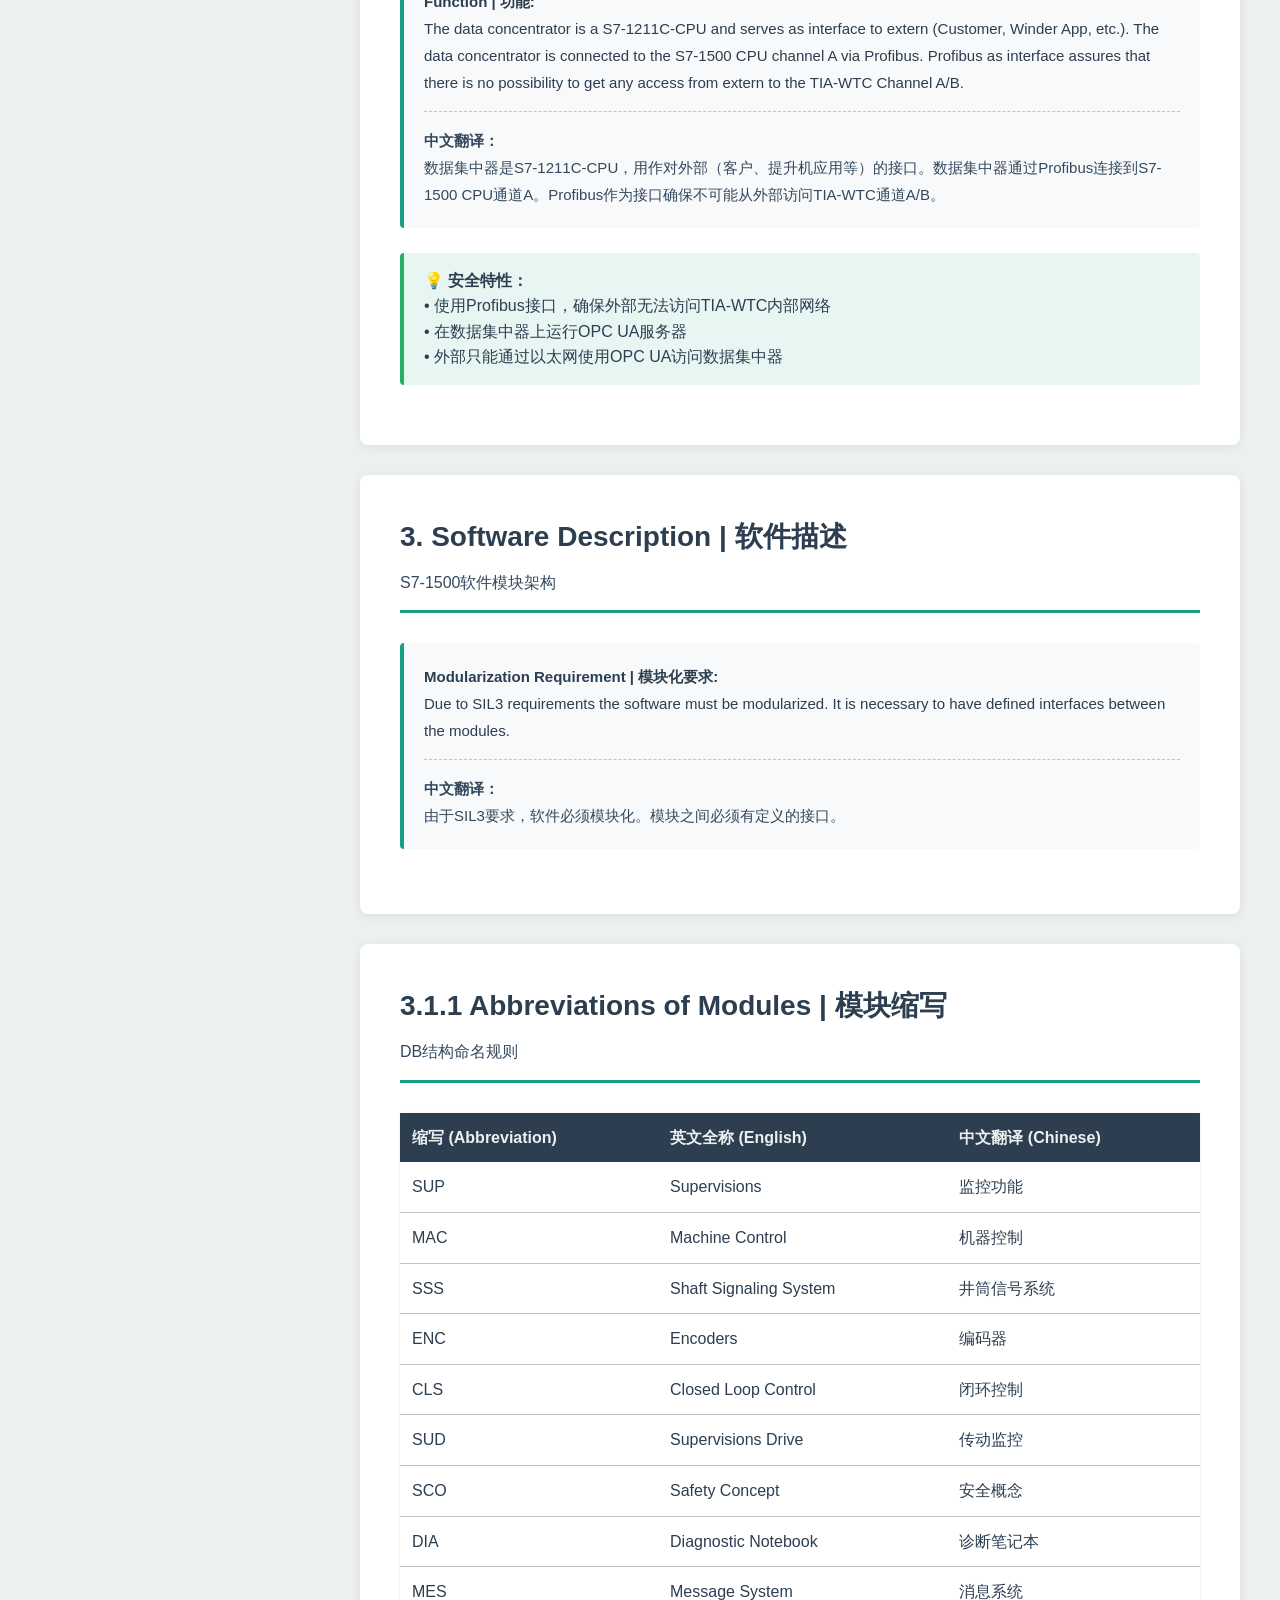
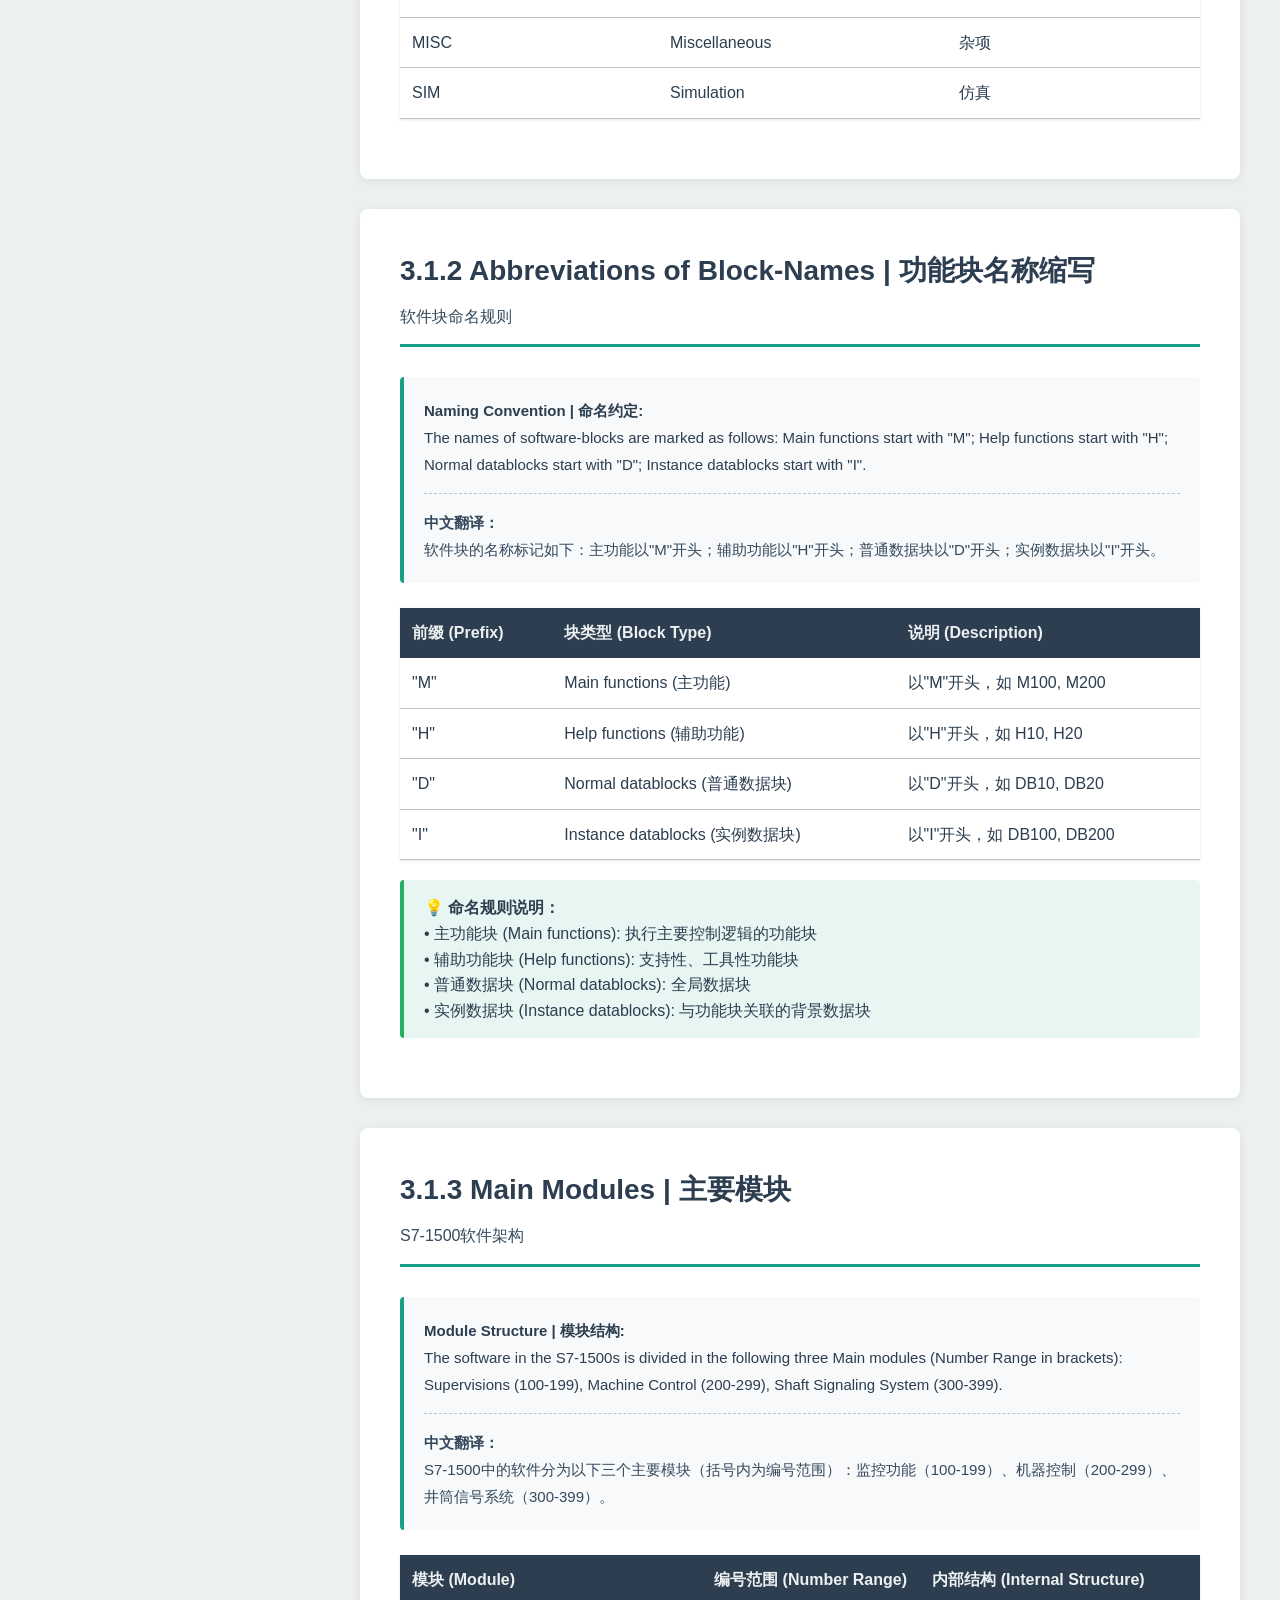
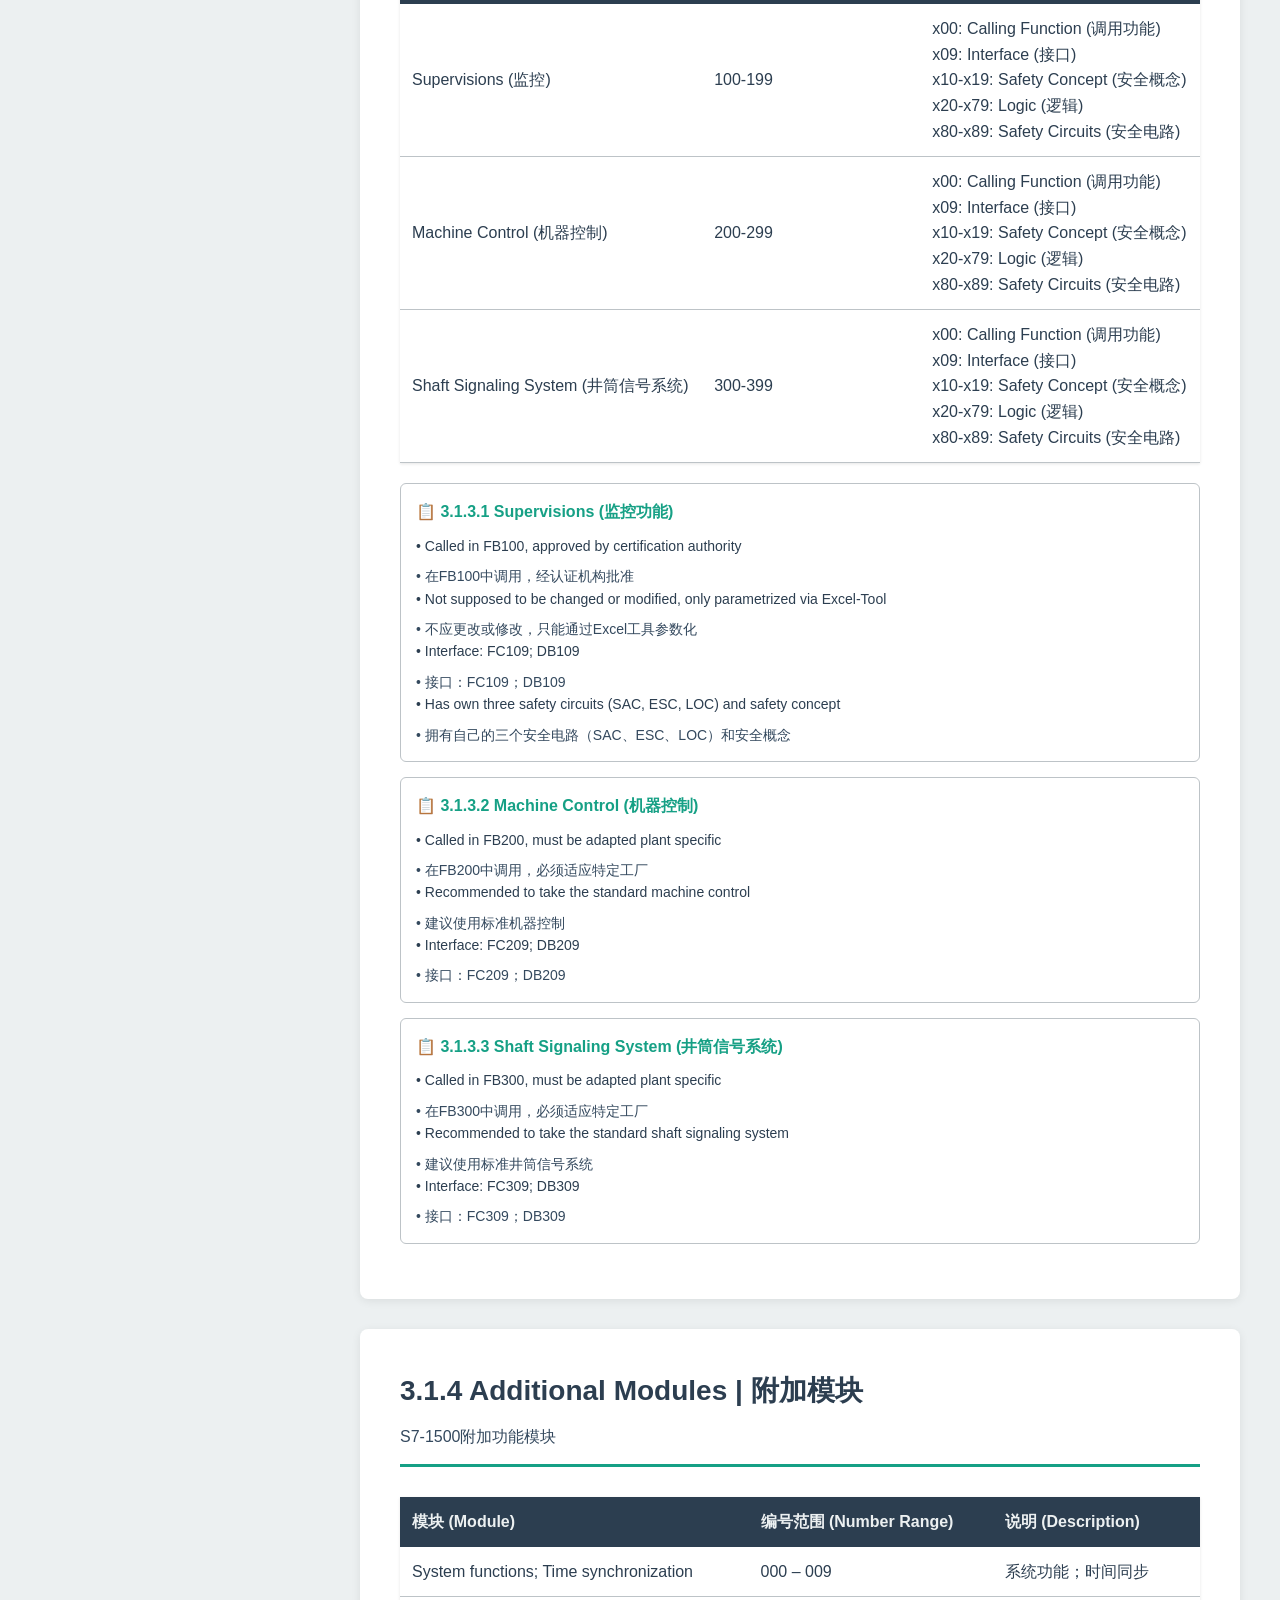
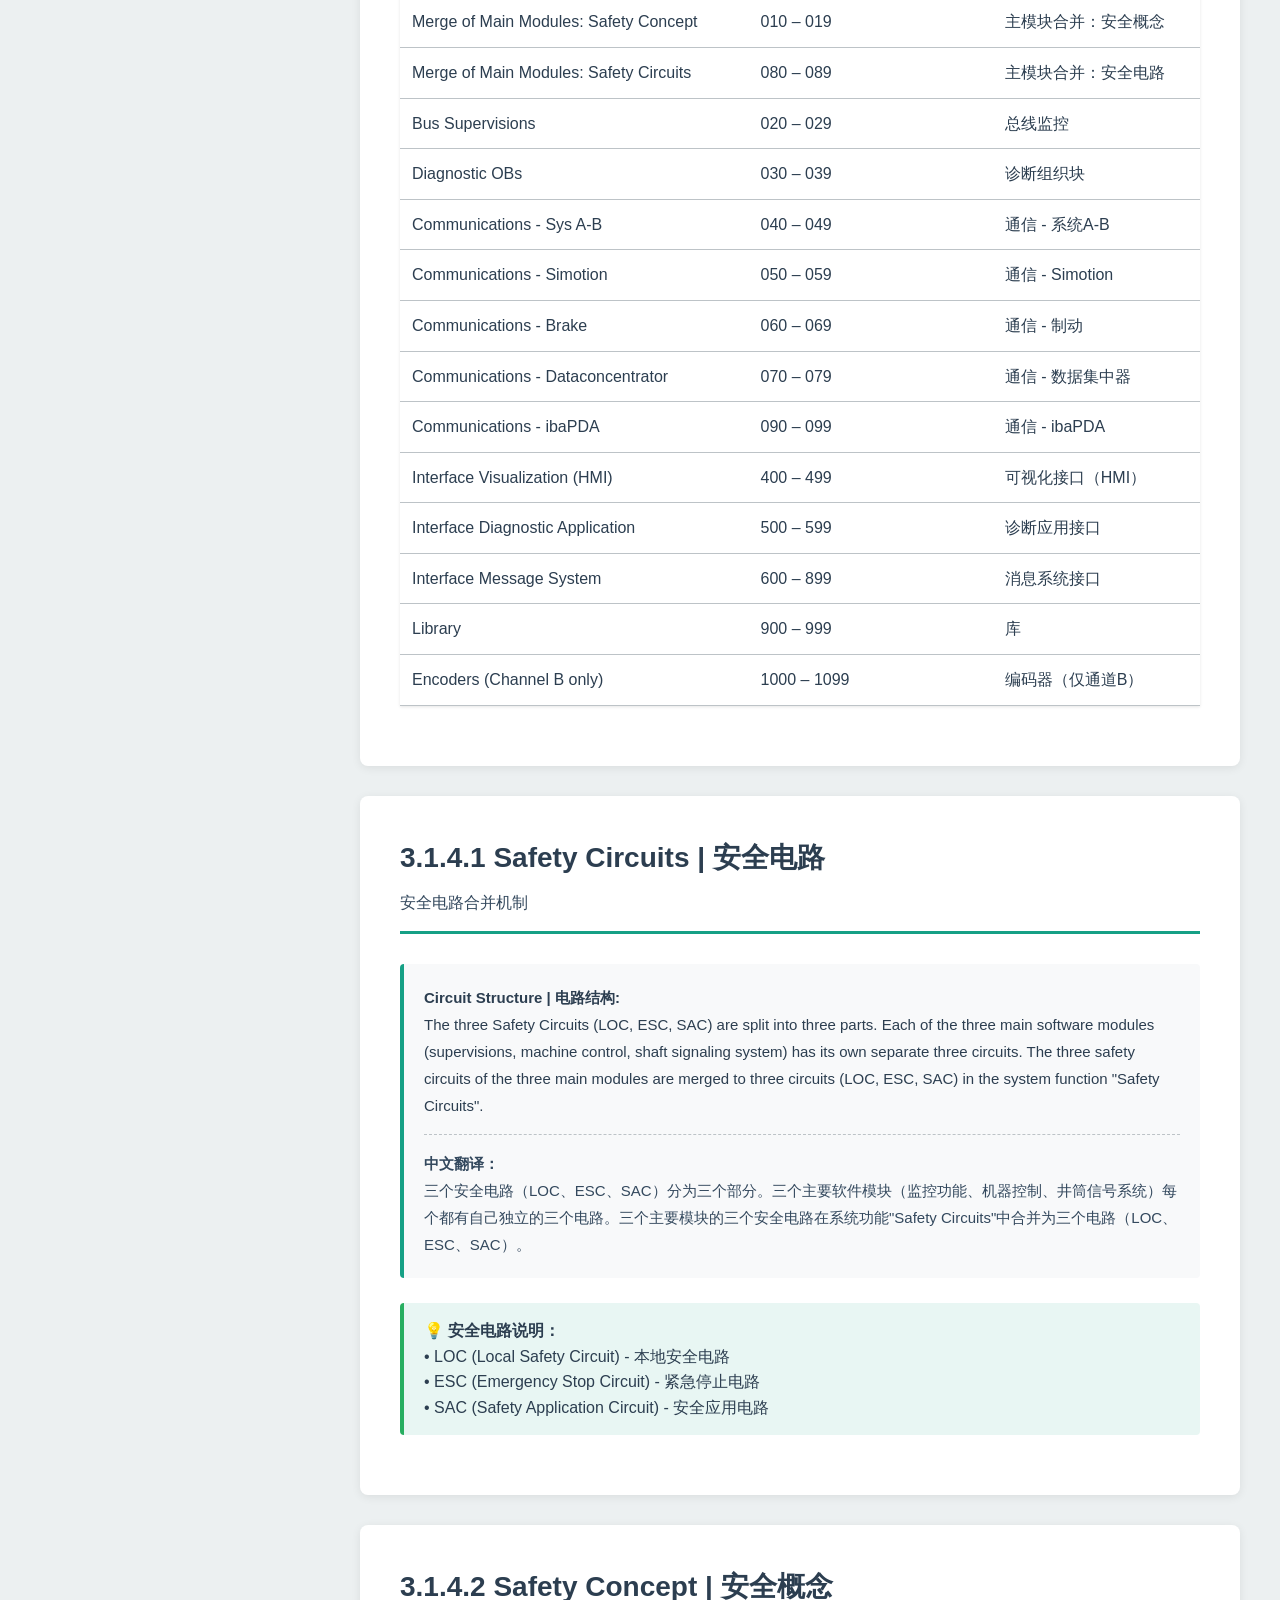
<file: tia-wtc/TIA-WTC_中英文对照学习手册_完整版.html>
<!DOCTYPE html>
<html lang="zh-CN">
<head>
    <meta charset="UTF-8">
    <meta name="viewport" content="width=device-width, initial-scale=1.0">
    <title>TIA-WTC 专家系统描述 - 中英文对照学习手册</title>
    <style>
        * {
            margin: 0;
            padding: 0;
            box-sizing: border-box;
        }

        :root {
            --primary: #2c3e50;
            --secondary: #34495e;
            --accent: #16a085;
            --highlight: #e67e22;
            --bg-main: #ecf0f1;
            --bg-sidebar: #2c3e50;
            --bg-content: #ffffff;
            --text-light: #ecf0f1;
            --text-dark: #2c3e50;
            --border: #bdc3c7;
            --success: #27ae60;
            --warning: #f39c12;
            --danger: #e74c3c;
        }

        body {
            font-family: 'Segoe UI', Tahoma, Geneva, Verdana, sans-serif;
            background: var(--bg-main);
            color: var(--text-dark);
            display: flex;
            line-height: 1.6;
        }

        .sidebar {
            width: 320px;
            height: 100vh;
            background: var(--bg-sidebar);
            position: fixed;
            left: 0;
            top: 0;
            overflow-y: auto;
            box-shadow: 2px 0 10px rgba(0,0,0,0.1);
            z-index: 1000;
        }

        .sidebar-header {
            background: var(--primary);
            color: var(--text-light);
            padding: 20px;
            text-align: center;
            border-bottom: 3px solid var(--accent);
        }

        .sidebar-header h1 {
            font-size: 18px;
            margin-bottom: 5px;
        }

        .sidebar-nav {
            padding: 15px 0;
        }

        .nav-section {
            margin-bottom: 10px;
        }

        .nav-section-title {
            background: var(--secondary);
            color: var(--text-light);
            padding: 12px 20px;
            font-weight: 600;
            font-size: 14px;
            cursor: pointer;
            transition: all 0.3s;
            border-left: 4px solid transparent;
        }

        .nav-section-title:hover {
            background: var(--accent);
            border-left-color: var(--highlight);
            padding-left: 25px;
        }

        .nav-items {
            background: rgba(0,0,0,0.15);
            display: none;
        }

        .nav-items.active {
            display: block;
        }

        .nav-item {
            padding: 10px 30px;
            color: var(--text-light);
            cursor: pointer;
            transition: all 0.3s;
            font-size: 13px;
            border-left: 3px solid transparent;
        }

        .nav-item:hover {
            background: rgba(22, 160, 133, 0.3);
            border-left-color: var(--accent);
            padding-left: 35px;
        }

        .nav-item.active {
            background: var(--accent);
            border-left-color: var(--highlight);
            font-weight: 600;
        }

        .main-content {
            margin-left: 320px;
            padding: 40px;
            flex: 1;
            max-width: 1200px;
        }

        .content-section {
            background: var(--bg-content);
            padding: 40px;
            margin-bottom: 30px;
            border-radius: 8px;
            box-shadow: 0 2px 10px rgba(0,0,0,0.08);
            animation: fadeIn 0.5s;
        }

        @keyframes fadeIn {
            from { opacity: 0; transform: translateY(20px); }
            to { opacity: 1; transform: translateY(0); }
        }

        .section-header {
            border-bottom: 3px solid var(--accent);
            padding-bottom: 15px;
            margin-bottom: 30px;
        }

        .section-header h2 {
            color: var(--primary);
            font-size: 28px;
            margin-bottom: 10px;
        }

        .section-header .subtitle {
            color: var(--secondary);
            font-size: 16px;
            font-weight: 400;
        }

        .bilingual-block {
            margin-bottom: 25px;
            padding: 20px;
            background: #f8f9fa;
            border-left: 4px solid var(--accent);
            border-radius: 4px;
        }

        .english-text {
            color: var(--primary);
            font-size: 15px;
            line-height: 1.8;
            margin-bottom: 15px;
            padding-bottom: 15px;
            border-bottom: 1px dashed var(--border);
        }

        .chinese-text {
            color: var(--secondary);
            font-size: 15px;
            line-height: 1.8;
            font-weight: 500;
        }

        .term-block {
            background: #fff;
            padding: 15px;
            margin: 15px 0;
            border: 1px solid var(--border);
            border-radius: 6px;
        }

        .term-title {
            color: var(--accent);
            font-weight: 600;
            font-size: 16px;
            margin-bottom: 10px;
        }

        .term-en {
            color: var(--primary);
            font-size: 14px;
            margin-bottom: 8px;
        }

        .term-cn {
            color: var(--secondary);
            font-size: 14px;
            font-weight: 500;
        }

        table {
            width: 100%;
            border-collapse: collapse;
            margin: 20px 0;
            background: #fff;
            box-shadow: 0 1px 3px rgba(0,0,0,0.1);
        }

        th {
            background: var(--primary);
            color: var(--text-light);
            padding: 12px;
            text-align: left;
            font-weight: 600;
        }

        td {
            padding: 12px;
            border-bottom: 1px solid var(--border);
        }

        tr:hover {
            background: #f8f9fa;
        }

        .info-box {
            background: #e8f6f3;
            border-left: 4px solid var(--success);
            padding: 15px 20px;
            margin: 20px 0;
            border-radius: 4px;
        }

        .warning-box {
            background: #fef9e7;
            border-left: 4px solid var(--warning);
            padding: 15px 20px;
            margin: 20px 0;
            border-radius: 4px;
        }

        .danger-box {
            background: #fdedec;
            border-left: 4px solid var(--danger);
            padding: 15px 20px;
            margin: 20px 0;
            border-radius: 4px;
        }

        @media (max-width: 768px) {
            .sidebar {
                width: 100%;
                height: auto;
                position: relative;
            }

            .main-content {
                margin-left: 0;
                padding: 20px;
            }

            .content-section {
                padding: 20px;
            }
        }
    </style>
</head>
<body>
    <!-- 左侧导航栏 -->
    <div class="sidebar" id="sidebar">
        <div class="sidebar-header">
            <h1>TIA-WTC 学习手册</h1>
            <p>专家系统描述 | 中英文对照</p>
        </div>
        <nav class="sidebar-nav">
            <div class="nav-section">
                <div class="nav-section-title" onclick="toggleNav('nav1')">1. 前言</div>
                <div class="nav-items" id="nav1">
                    <div class="nav-item" onclick="scrollToSection('section1')">1. 前言 Preamble</div>
                </div>
            </div>

            <div class="nav-section">
                <div class="nav-section-title" onclick="toggleNav('nav2')">2. 系统总体描述</div>
                <div class="nav-items" id="nav2">
                    <div class="nav-item" onclick="scrollToSection('section2-1')">2.1 控制系统</div>
                    <div class="nav-item" onclick="scrollToSection('section2-2')">2.2 数据记录仪</div>
                    <div class="nav-item" onclick="scrollToSection('section2-3')">2.3 诊断笔记本</div>
                    <div class="nav-item" onclick="scrollToSection('section2-4')">2.4 分散式外围设备</div>
                    <div class="nav-item" onclick="scrollToSection('section2-5')">2.5 地址</div>
                    <div class="nav-item" onclick="scrollToSection('section2-6')">2.6 故障安全CPU</div>
                    <div class="nav-item" onclick="scrollToSection('section2-7')">2.7 人机界面</div>
                    <div class="nav-item" onclick="scrollToSection('section2-8')">2.8 打印机</div>
                    <div class="nav-item" onclick="scrollToSection('section2-9')">2.9 总线系统</div>
                    <div class="nav-item" onclick="scrollToSection('section2-10')">2.10 Scalance交换机</div>
                    <div class="nav-item" onclick="scrollToSection('section2-11')">2.11 时间同步</div>
                    <div class="nav-item" onclick="scrollToSection('section2-12')">2.12 数据集中器</div>
                </div>
            </div>

            <div class="nav-section">
                <div class="nav-section-title" onclick="toggleNav('nav3')">3. 软件描述</div>
                <div class="nav-items" id="nav3">
                    <div class="nav-item" onclick="scrollToSection('section3-1')">3.1 S7-1500软件模块</div>
                    <div class="nav-item" onclick="scrollToSection('section3-1-1')">3.1.1 模块缩写</div>
                    <div class="nav-item" onclick="scrollToSection('section3-1-2')">3.1.2 功能块名称缩写</div>
                    <div class="nav-item" onclick="scrollToSection('section3-1-3')">3.1.3 主要模块</div>
                    <div class="nav-item" onclick="scrollToSection('section3-1-4')">3.1.4 附加模块</div>
                    <div class="nav-item" onclick="scrollToSection('section3-2')">3.2 Simotion软件模块</div>
                    <div class="nav-item" onclick="scrollToSection('section3-3')">3.3 S7-1200F软件模块</div>
                    <div class="nav-item" onclick="scrollToSection('section3-4')">3.4 数据集中器软件</div>
                </div>
            </div>

            <div class="nav-section">
                <div class="nav-section-title" onclick="toggleNav('nav4')">4. 软件处理</div>
                <div class="nav-items" id="nav4">
                    <div class="nav-item" onclick="scrollToSection('section4-1')">4.1 软件保护</div>
                    <div class="nav-item" onclick="scrollToSection('section4-2')">4.2 受保护软件</div>
                    <div class="nav-item" onclick="scrollToSection('section4-3')">4.3 系统软件</div>
                </div>
            </div>
        </nav>
    </div>

    <!-- 主内容区 -->
    <div class="main-content">
        <!-- 第1章：前言 -->
        <div class="content-section" id="section1">
            <div class="section-header">
                <h2>1. Preamble | 前言</h2>
                <div class="subtitle">文档概述与用途说明</div>
            </div>

            <div class="bilingual-block">
                <div class="english-text">
                    <strong>Document Purpose | 文档用途:</strong><br>
                    This description is for experienced Mine Winder engineers only. It does not describe a mine winder or the TIA-WTC, but it shows how the system is structured.<br><br>
                    
                    The TIA-WTC is designed not only to fulfill the requirements of mining authorities but also to get a Safety Integrity Level 3 (SIL3). For SIL3 purposes some special functions are implemented.
                </div>
                <div class="chinese-text">
                    <strong>中文翻译：</strong><br>
                    本说明书仅适用于有经验的矿井提升机工程师。它不描述矿井提升机或TIA-WTC本身，而是展示系统的结构组成。<br><br>
                    
                    TIA-WTC的设计不仅满足矿山监管机构的要求，还达到了安全完整性等级3（SIL3）。为了实现SIL3，实施了一些特殊功能。
                </div>
            </div>

            <div class="info-box">
                <strong>💡 关键信息：</strong><br>
                • 目标读者：经验丰富的提升机工程师<br>
                • 文档性质：系统结构说明，非操作手册<br>
                • 安全等级：SIL3（安全完整性等级3）<br>
                • 版本：Rev. 05 (31.07.2021)
            </div>
        </div>

        <!-- 第2.1节：控制系统 -->
        <div class="content-section" id="section2-1">
            <div class="section-header">
                <h2>2.1 Control System | 控制系统</h2>
                <div class="subtitle">TIA-WTC硬件架构与通道配置</div>
            </div>

            <div class="bilingual-block">
                <div class="english-text">
                    <strong>System Architecture | 系统架构:</strong><br>
                    The TIA-WTC is built as a double channel system with an S7-1516 in Channel A and S7-1515 in Channel B. Additionally there is a Simotion D445 which belongs to Channel A. For system supervisions a Fail-safe CPU necessary, therefore, a S7-1214F is installed. If SIL3 is requested the Fail-safe CPU also takes care of the shaft limit switches.
                </div>
                <div class="chinese-text">
                    <strong>中文翻译：</strong><br>
                    TIA-WTC构建为双通道系统，通道A使用S7-1516，通道B使用S7-1515。此外，还有一个属于通道A的Simotion D445。为了进行系统监控，需要故障安全CPU，因此安装了S7-1214F。如果要求SIL3，故障安全CPU还负责井筒限位开关。
                </div>
            </div>

            <table>
                <thead>
                    <tr>
                        <th>组件 (Component)</th>
                        <th>通道 (Channel)</th>
                        <th>主要功能 (Main Functions)</th>
                    </tr>
                </thead>
                <tbody>
                    <tr>
                        <td>S7-1516</td>
                        <td>Channel A</td>
                        <td>
                            <div class="term-en">• Supervisions - 监控</div>
                            <div class="term-cn">• 监控功能</div>
                            <div class="term-en">• Machine Control - 机器控制</div>
                            <div class="term-cn">• 机器控制</div>
                            <div class="term-en">• Shaft Signaling System - 井筒信号系统</div>
                            <div class="term-cn">• 井筒信号系统</div>
                        </td>
                    </tr>
                    <tr>
                        <td>Simotion D445</td>
                        <td>Channel A</td>
                        <td>
                            <div class="term-en">• Encoder and Synchronizing Switch Inputs</div>
                            <div class="term-cn">• 编码器和同步开关输入</div>
                            <div class="term-en">• Closed Loop Control (CLC)</div>
                            <div class="term-cn">• 闭环控制</div>
                            <div class="term-en">• Drive Interface - 传动接口</div>
                            <div class="term-cn">• 传动接口</div>
                            <div class="term-en">• Drive Supervisions - 传动监控</div>
                            <div class="term-cn">• 传动监控</div>
                        </td>
                    </tr>
                    <tr>
                        <td>S7-1515</td>
                        <td>Channel B</td>
                        <td>
                            <div class="term-en">• Supervisions - 监控</div>
                            <div class="term-cn">• 监控功能</div>
                            <div class="term-en">• Machine Control - 机器控制</div>
                            <div class="term-cn">• 机器控制</div>
                            <div class="term-en">• Shaft Signaling System - 井筒信号系统</div>
                            <div class="term-cn">• 井筒信号系统</div>
                            <div class="term-en">• Encoder and Synchronizing switch Inputs</div>
                            <div class="term-cn">• 编码器和同步开关输入</div>
                        </td>
                    </tr>
                    <tr>
                        <td>S7-1214F</td>
                        <td>Fail-safe CPU</td>
                        <td>
                            <div class="term-en">• Supervision of S7-1500 CPU Channel A</div>
                            <div class="term-cn">• 监控S7-1500 CPU通道A</div>
                            <div class="term-en">• Shaft limit switches (if SIL3)</div>
                            <div class="term-cn">• 井筒限位开关（如果要求SIL3）</div>
                        </td>
                    </tr>
                </tbody>
            </table>

            <div class="warning-box">
                <strong>⚠️ 重要说明：</strong><br>
                • 通道A和B使用不同类型的CPU，这是出于SIL3/TAS要求的考虑<br>
                • 通道A和B使用不同类型的编码器输入，符合SIL3要求<br>
                • 使用"小型"CPU以获得更好的MTBF（平均故障间隔时间）值<br>
                • 每个通道最多可读取6个HTL脉冲编码器和16个同步开关
            </div>
        </div>

        <!-- 第2.2节：数据记录仪 -->
        <div class="content-section" id="section2-2">
            <div class="section-header">
                <h2>2.2 Data Recorder (Option) | 数据记录仪（可选）</h2>
                <div class="subtitle">数据采集与记录系统</div>
            </div>

            <div class="bilingual-block">
                <div class="english-text">
                    <strong>Hardware Configuration | 硬件配置:</strong><br>
                    The datarecorder is a Simatic BOX PC with ibaPDA running on it. The data from the control system can be received via ibaBM-DP (Profibus) or ibaBM-PN (Profinet). The standard configuration is Profibus, and it reads signals from the S7-1516 Channel A, the Simotion and the drive.
                </div>
                <div class="chinese-text">
                    <strong>中文翻译：</strong><br>
                    数据记录仪是一台运行ibaPDA的Simatic BOX PC。来自控制系统的数据可以通过ibaBM-DP（Profibus）或ibaBM-PN（Profinet）接收。标准配置是Profibus，它读取来自S7-1516通道A、Simotion和传动装置的数据。
                </div>
            </div>

            <div class="term-block">
                <div class="term-title">📋 功能特性</div>
                <div class="term-en">• The datarecorder can be operated via AMT over Ethernet from the Diagnostic Notebook</div>
                <div class="term-cn">• 数据记录仪可以通过以太网从诊断笔记本通过AMT操作</div>
                <div class="term-en">• Additionally, in the Diagnostic Notebook a screen is available with trigger settings and display of the system status</div>
                <div class="term-cn">• 此外，在诊断笔记本中有一个屏幕，可用于触发设置和显示系统状态</div>
                <div class="term-en">• In order to get signals from the S7-1515 Channel B it could be extended (additional hardware and software licenses required)</div>
                <div class="term-cn">• 为了从S7-1515通道B获取信号，可以扩展（需要额外的硬件和软件许可证）</div>
            </div>
        </div>

        <!-- 第2.3节：诊断笔记本 -->
        <div class="content-section" id="section2-3">
            <div class="section-header">
                <h2>2.3 Diagnostic Notebook | 诊断笔记本</h2>
                <div class="subtitle">系统诊断与测试工具</div>
            </div>

            <div class="bilingual-block">
                <div class="english-text">
                    <strong>Diagnostic Functions | 诊断功能:</strong><br>
                    The Diagnostic Notebook is a Simatic Field PG with all necessary engineering and runtime software for the TIA-WTC installed on it. It is connected via Profinet to the control system and HMI. The diagnostic application has the following functions implemented:
                </div>
                <div class="chinese-text">
                    <strong>中文翻译：</strong><br>
                    诊断笔记本是一台装有TIA-WTC所有必要工程和运行软件的Simatic Field PG。它通过Profinet连接到控制系统和HMI。诊断应用实现了以下功能：
                </div>
            </div>

            <table>
                <thead>
                    <tr>
                        <th>诊断功能 (Diagnostic Functions)</th>
                        <th>说明 (Description)</th>
                    </tr>
                </thead>
                <tbody>
                    <tr>
                        <td>Test of supervisions and safety concept</td>
                        <td>测试监控和安全概念 CPU通道A/B</td>
                    </tr>
                    <tr>
                        <td>Test of Drive supervisions</td>
                        <td>测试传动监控</td>
                    </tr>
                    <tr>
                        <td>Setting of rope correction factor</td>
                        <td>设置绳缆校正系数（Simotion通道A和S7-1500通道B）</td>
                    </tr>
                    <tr>
                        <td>Test of Brake Supervisions</td>
                        <td>测试制动监控 CPU通道A/B</td>
                    </tr>
                    <tr>
                        <td>Message-system</td>
                        <td>消息系统</td>
                    </tr>
                    <tr>
                        <td>Trigger settings for data-recorder</td>
                        <td>数据记录仪触发设置</td>
                    </tr>
                </tbody>
            </table>

            <div class="warning-box">
                <strong>⚠️ 启动条件：</strong><br>
                • 诊断应用仅在Field PG的时间与CPU时间相同时才能启动<br>
                • 诊断应用版本必须与CPU用户软件版本匹配<br>
                • 时间同步通过CPU的"本地时间"功能实现
            </div>
        </div>

        <!-- 第2.4节：分散式外围设备 -->
        <div class="content-section" id="section2-4">
            <div class="section-header">
                <h2>2.4 Decentralized Periphery | 分散式外围设备</h2>
                <div class="subtitle">ET200SP系列IO模块</div>
            </div>

            <div class="bilingual-block">
                <div class="english-text">
                    <strong>Hardware Specification | 硬件规格:</strong><br>
                    The IO-Modules are from the ET200SP series. This is the only series of ET200s with all necessary modules even SIWAREX for e.g., loading and motorstarter for e.g., LV distribution. Other ET200 series do not support all necessary modules.
                </div>
                <div class="chinese-text">
                    <strong>中文翻译：</strong><br>
                    IO模块来自ET200SP系列。这是ET200系列中唯一具有所有必要模块的产品系列，甚至包括用于例如装载的SIWAREX和用于例如低压分配的电机启动器。其他ET200系列不支持所有必要模块。
                </div>
            </div>

            <div class="info-box">
                <strong>💡 关键信息：</strong><br>
                • 使用ET200SP系列IO模块<br>
                • 支持SIWAREX（称重模块）<br>
                • 支持电机启动器（低压分配）<br>
                • 其他ET200系列不满足全部需求
            </div>
        </div>

        <!-- 第2.5节：地址 -->
        <div class="content-section" id="section2-5">
            <div class="section-header">
                <h2>2.5 Addresses | 地址</h2>
                <div class="subtitle">IO地址分配与模块划分</div>
            </div>

            <div class="bilingual-block">
                <div class="english-text">
                    <strong>Address Assignment | 地址分配:</strong><br>
                    The system is divided in modules. Therefore, the addresses of IOs had to be arranged to the modules and the buses. A separate list (Signallist overview) shows the predefined ranges of addresses.
                </div>
                <div class="chinese-text">
                    <strong>中文翻译：</strong><br>
                    系统按模块划分。因此，IO的地址必须按照模块和总线进行安排。单独的列表（信号列表概览）显示了预定义的地址范围。
                </div>
            </div>
        </div>

        <!-- 第2.6节：故障安全CPU -->
        <div class="content-section" id="section2-6">
            <div class="section-header">
                <h2>2.6 Failsafe CPU | 故障安全CPU</h2>
                <div class="subtitle">SIL3和TAS等级实现</div>
            </div>

            <div class="bilingual-block">
                <div class="english-text">
                    <strong>Safety Supervision | 安全监控:</strong><br>
                    In order to reach a SIL3 and TAS level it is necessary to supervise the standard CPUs (S7-1500) via a failsafe CPU (S7-1200F). It is sufficient to supervise the CPU in Channel A only. Therefor a special software is running in the supervisions of Channel A and three bits are send to the S7-1200F.
                </div>
                <div class="chinese-text">
                    <strong>中文翻译：</strong><br>
                    为了达到SIL3和TAS等级，必须通过故障安全CPU（S7-1200F）来监控标准CPU（S7-1500）。仅监控通道A中的CPU就足够了。因此，在通道A的监控功能中运行特殊软件，并将三个位发送到S7-1200F。
                </div>
            </div>

            <div class="warning-box">
                <strong>⚠️ 安全机制：</strong><br>
                • 如果这三个位有任何错误，S7-1200F将切断通道A和B的安全电路继电器<br>
                • 如果要求SIL3，S7-1200F还必须负责井筒限位开关
            </div>
        </div>

        <!-- 第2.7节：人机界面 -->
        <div class="content-section" id="section2-7">
            <div class="section-header">
                <h2>2.7 Human Machine Interface | 人机界面</h2>
                <div class="subtitle">HMI PC配置与连接</div>
            </div>

            <div class="bilingual-block">
                <div class="english-text">
                    <strong>HMI Configuration | HMI配置:</strong><br>
                    The HMI PC are Simatic Microbox PCs with TIA-WinCC. They are connected to the control system CPUs in Channel A and B only via Profinet. In the standard configuration it is possible to connect 3 PCs and 1 Operator Panel to the TIA-WTC.
                </div>
                <div class="chinese-text">
                    <strong>中文翻译：</strong><br>
                    HMI PC是装有TIA-WinCC的Simatic Microbox PC。它们仅通过Profinet连接到通道A和B中的控制系统CPU。在标准配置中，可以将3台PC和1个操作面板连接到TIA-WTC。
                </div>
            </div>
        </div>

        <!-- 第2.8节：打印机 -->
        <div class="content-section" id="section2-8">
            <div class="section-header">
                <h2>2.8 Printer (Option) | 打印机（可选）</h2>
                <div class="subtitle">网络打印功能</div>
            </div>

            <div class="bilingual-block">
                <div class="english-text">
                    <strong>Printer Connection | 打印机连接:</strong><br>
                    The printer is connected to the Ethernet / Profinet and can be accessed from all PCs.
                </div>
                <div class="chinese-text">
                    <strong>中文翻译：</strong><br>
                    打印机连接到以太网/Profinet，可以从所有PC访问。
                </div>
            </div>
        </div>

        <!-- 第2.9节：总线系统 -->
        <div class="content-section" id="section2-9">
            <div class="section-header">
                <h2>2.9 Bus Systems | 总线系统</h2>
                <div class="subtitle">通信系统架构</div>
            </div>

            <div class="bilingual-block">
                <div class="english-text">
                    <strong>Interface Configuration | 接口配置:</strong><br>
                    The Interface between: Channel A and B is Profinet IO with Channel A as master. Channel A/B and HMI/Diagnostic/Engineering Notebook is Profinet. Channel A and Simotion is Profibus DP with Channel A S7-CPU as master.
                </div>
                <div class="chinese-text">
                    <strong>中文翻译：</strong><br>
                    接口之间：通道A和B是Profinet IO，通道A为主站。通道A/B和HMI/诊断/工程笔记本是Profinet。通道A和Simotion是Profibus DP，通道A S7-CPU为主站。
                </div>
            </div>

            <table>
                <thead>
                    <tr>
                        <th>通信接口 (Interface)</th>
                        <th>总线类型 (Bus Type)</th>
                        <th>主从关系 (Master-Slave)</th>
                    </tr>
                </thead>
                <tbody>
                    <tr>
                        <td>Channel A ↔ Channel B</td>
                        <td>Profinet IO</td>
                        <td>Channel A = Master</td>
                    </tr>
                    <tr>
                        <td>Channel A/B ↔ HMI/Diagnostic</td>
                        <td>Profinet</td>
                        <td>- </td>
                    </tr>
                    <tr>
                        <td>Channel A ↔ Simotion</td>
                        <td>Profibus DP</td>
                        <td>Channel A = Master</td>
                    </tr>
                    <tr>
                        <td>Simotion ↔ Drive/Datarecorder</td>
                        <td>Profibus or Profinet</td>
                        <td>Simotion = Master</td>
                    </tr>
                    <tr>
                        <td>Channel A/B ↔ Machine Control Periphery</td>
                        <td>Profibus or Profinet</td>
                        <td>Standard: Profibus</td>
                    </tr>
                </tbody>
            </table>
        </div>

        <!-- 第2.10节：Scalance交换机 -->
        <div class="content-section" id="section2-10">
            <div class="section-header">
                <h2>2.10 Scalance Switch | Scalance交换机</h2>
                <div class="subtitle">以太网通信核心组件</div>
            </div>

            <div class="bilingual-block">
                <div class="english-text">
                    <strong>Switch Specification | 交换机规格:</strong><br>
                    All Ethernet and Profinet communication run via one Scalance switch in the TIA-WTC. It is a 12-port switch with one additional fiber optic connection (not used in standard configuration).
                </div>
                <div class="chinese-text">
                    <strong>中文翻译：</strong><br>
                    TIA-WTC中的所有以太网和Profinet通信都通过一个Scalance交换机运行。这是一个12端口交换机，带有一个额外的光纤连接（标准配置中未使用）。
                </div>
            </div>
        </div>

        <!-- 第2.11节：时间同步 -->
        <div class="content-section" id="section2-11">
            <div class="section-header">
                <h2>2.11 Time Synchronization | 时间同步</h2>
                <div class="subtitle">系统时间同步机制</div>
            </div>

            <div class="bilingual-block">
                <div class="english-text">
                    <strong>Synchronization Method | 同步方法:</strong><br>
                    The CPU Channel A is time master. It can be set manually from an HMI-PCs or from the Diagnostic Notebook. Additionally, there is a chance of setting the time via a DCF77-signal. The time synchronization is done via the CPUs "Local time".
                </div>
                <div class="chinese-text">
                    <strong>中文翻译：</strong><br>
                    CPU通道A是时间主站。可以手动从HMI-PC或诊断笔记本设置。此外，可以通过DCF77信号设置时间。时间同步通过CPU的"本地时间"完成。
                </div>
            </div>

            <table>
                <thead>
                    <tr>
                        <th>设备 (Device)</th>
                        <th>同步方式 (Synchronization Method)</th>
                    </tr>
                </thead>
                <tbody>
                    <tr>
                        <td>CPU Channel B</td>
                        <td>NTP (网络时间协议)</td>
                    </tr>
                    <tr>
                        <td>Simotion Channel A</td>
                        <td>Profibus user data</td>
                    </tr>
                    <tr>
                        <td>Brake System</td>
                        <td>Profibus/Profinet user data</td>
                    </tr>
                    <tr>
                        <td>HMI Devices & Diagnostic App</td>
                        <td>"Area Pointers"</td>
                    </tr>
                    <tr>
                        <td>ibaPDA-System (可选)</td>
                        <td>"ibaBM-DP" or "ibaBM-PN"</td>
                    </tr>
                    <tr>
                        <td>S7-1200F</td>
                        <td>不需要同步</td>
                    </tr>
                    <tr>
                        <td>Data concentrator (可选)</td>
                        <td>Profibus user data</td>
                    </tr>
                </tbody>
            </table>
        </div>

        <!-- 第2.12节：数据集中器 -->
        <div class="content-section" id="section2-12">
            <div class="section-header">
                <h2>2.12 Data Concentrator (Option) | 数据集中器（可选）</h2>
                <div class="subtitle">外部接口与OPC UA服务器</div>
            </div>

            <div class="bilingual-block">
                <div class="english-text">
                    <strong>Function | 功能:</strong><br>
                    The data concentrator is a S7-1211C-CPU and serves as interface to extern (Customer, Winder App, etc.). The data concentrator is connected to the S7-1500 CPU channel A via Profibus. Profibus as interface assures that there is no possibility to get any access from extern to the TIA-WTC Channel A/B.
                </div>
                <div class="chinese-text">
                    <strong>中文翻译：</strong><br>
                    数据集中器是S7-1211C-CPU，用作对外部（客户、提升机应用等）的接口。数据集中器通过Profibus连接到S7-1500 CPU通道A。Profibus作为接口确保不可能从外部访问TIA-WTC通道A/B。
                </div>
            </div>

            <div class="info-box">
                <strong>💡 安全特性：</strong><br>
                • 使用Profibus接口，确保外部无法访问TIA-WTC内部网络<br>
                • 在数据集中器上运行OPC UA服务器<br>
                • 外部只能通过以太网使用OPC UA访问数据集中器
            </div>
        </div>

        <!-- 第3章：软件描述 -->
        <div class="content-section" id="section3-1">
            <div class="section-header">
                <h2>3. Software Description | 软件描述</h2>
                <div class="subtitle">S7-1500软件模块架构</div>
            </div>

            <div class="bilingual-block">
                <div class="english-text">
                    <strong>Modularization Requirement | 模块化要求:</strong><br>
                    Due to SIL3 requirements the software must be modularized. It is necessary to have defined interfaces between the modules.
                </div>
                <div class="chinese-text">
                    <strong>中文翻译：</strong><br>
                    由于SIL3要求，软件必须模块化。模块之间必须有定义的接口。
                </div>
            </div>
        </div>

        <!-- 第3.1.1节：模块缩写 -->
        <div class="content-section" id="section3-1-1">
            <div class="section-header">
                <h2>3.1.1 Abbreviations of Modules | 模块缩写</h2>
                <div class="subtitle">DB结构命名规则</div>
            </div>

            <table>
                <thead>
                    <tr>
                        <th>缩写 (Abbreviation)</th>
                        <th>英文全称 (English)</th>
                        <th>中文翻译 (Chinese)</th>
                    </tr>
                </thead>
                <tbody>
                    <tr>
                        <td>SUP</td>
                        <td>Supervisions</td>
                        <td>监控功能</td>
                    </tr>
                    <tr>
                        <td>MAC</td>
                        <td>Machine Control</td>
                        <td>机器控制</td>
                    </tr>
                    <tr>
                        <td>SSS</td>
                        <td>Shaft Signaling System</td>
                        <td>井筒信号系统</td>
                    </tr>
                    <tr>
                        <td>ENC</td>
                        <td>Encoders</td>
                        <td>编码器</td>
                    </tr>
                    <tr>
                        <td>CLS</td>
                        <td>Closed Loop Control</td>
                        <td>闭环控制</td>
                    </tr>
                    <tr>
                        <td>SUD</td>
                        <td>Supervisions Drive</td>
                        <td>传动监控</td>
                    </tr>
                    <tr>
                        <td>SCO</td>
                        <td>Safety Concept</td>
                        <td>安全概念</td>
                    </tr>
                    <tr>
                        <td>DIA</td>
                        <td>Diagnostic Notebook</td>
                        <td>诊断笔记本</td>
                    </tr>
                    <tr>
                        <td>MES</td>
                        <td>Message System</td>
                        <td>消息系统</td>
                    </tr>
                    <tr>
                        <td>MISC</td>
                        <td>Miscellaneous</td>
                        <td>杂项</td>
                    </tr>
                    <tr>
                        <td>SIM</td>
                        <td>Simulation</td>
                        <td>仿真</td>
                    </tr>
                </tbody>
            </table>
        </div>

        <!-- 第3.1.2节：功能块名称缩写 -->
        <div class="content-section" id="section3-1-2">
            <div class="section-header">
                <h2>3.1.2 Abbreviations of Block-Names | 功能块名称缩写</h2>
                <div class="subtitle">软件块命名规则</div>
            </div>

            <div class="bilingual-block">
                <div class="english-text">
                    <strong>Naming Convention | 命名约定:</strong><br>
                    The names of software-blocks are marked as follows: Main functions start with "M"; Help functions start with "H"; Normal datablocks start with "D"; Instance datablocks start with "I".
                </div>
                <div class="chinese-text">
                    <strong>中文翻译：</strong><br>
                    软件块的名称标记如下：主功能以"M"开头；辅助功能以"H"开头；普通数据块以"D"开头；实例数据块以"I"开头。
                </div>
            </div>

            <table>
                <thead>
                    <tr>
                        <th>前缀 (Prefix)</th>
                        <th>块类型 (Block Type)</th>
                        <th>说明 (Description)</th>
                    </tr>
                </thead>
                <tbody>
                    <tr>
                        <td>"M"</td>
                        <td>Main functions (主功能)</td>
                        <td>以"M"开头，如 M100, M200</td>
                    </tr>
                    <tr>
                        <td>"H"</td>
                        <td>Help functions (辅助功能)</td>
                        <td>以"H"开头，如 H10, H20</td>
                    </tr>
                    <tr>
                        <td>"D"</td>
                        <td>Normal datablocks (普通数据块)</td>
                        <td>以"D"开头，如 DB10, DB20</td>
                    </tr>
                    <tr>
                        <td>"I"</td>
                        <td>Instance datablocks (实例数据块)</td>
                        <td>以"I"开头，如 DB100, DB200</td>
                    </tr>
                </tbody>
            </table>

            <div class="info-box">
                <strong>💡 命名规则说明：</strong><br>
                • 主功能块 (Main functions): 执行主要控制逻辑的功能块<br>
                • 辅助功能块 (Help functions): 支持性、工具性功能块<br>
                • 普通数据块 (Normal datablocks): 全局数据块<br>
                • 实例数据块 (Instance datablocks): 与功能块关联的背景数据块
            </div>
        </div>

        <!-- 第3.1.3节：主要模块 -->
        <div class="content-section" id="section3-1-3">
            <div class="section-header">
                <h2>3.1.3 Main Modules | 主要模块</h2>
                <div class="subtitle">S7-1500软件架构</div>
            </div>

            <div class="bilingual-block">
                <div class="english-text">
                    <strong>Module Structure | 模块结构:</strong><br>
                    The software in the S7-1500s is divided in the following three Main modules (Number Range in brackets): Supervisions (100-199), Machine Control (200-299), Shaft Signaling System (300-399).
                </div>
                <div class="chinese-text">
                    <strong>中文翻译：</strong><br>
                    S7-1500中的软件分为以下三个主要模块（括号内为编号范围）：监控功能（100-199）、机器控制（200-299）、井筒信号系统（300-399）。
                </div>
            </div>

            <table>
                <thead>
                    <tr>
                        <th>模块 (Module)</th>
                        <th>编号范围 (Number Range)</th>
                        <th>内部结构 (Internal Structure)</th>
                    </tr>
                </thead>
                <tbody>
                    <tr>
                        <td>Supervisions (监控)</td>
                        <td>100-199</td>
                        <td>
                            x00: Calling Function (调用功能)<br>
                            x09: Interface (接口)<br>
                            x10-x19: Safety Concept (安全概念)<br>
                            x20-x79: Logic (逻辑)<br>
                            x80-x89: Safety Circuits (安全电路)
                        </td>
                    </tr>
                    <tr>
                        <td>Machine Control (机器控制)</td>
                        <td>200-299</td>
                        <td>
                            x00: Calling Function (调用功能)<br>
                            x09: Interface (接口)<br>
                            x10-x19: Safety Concept (安全概念)<br>
                            x20-x79: Logic (逻辑)<br>
                            x80-x89: Safety Circuits (安全电路)
                        </td>
                    </tr>
                    <tr>
                        <td>Shaft Signaling System (井筒信号系统)</td>
                        <td>300-399</td>
                        <td>
                            x00: Calling Function (调用功能)<br>
                            x09: Interface (接口)<br>
                            x10-x19: Safety Concept (安全概念)<br>
                            x20-x79: Logic (逻辑)<br>
                            x80-x89: Safety Circuits (安全电路)
                        </td>
                    </tr>
                </tbody>
            </table>

            <div class="term-block">
                <div class="term-title">📋 3.1.3.1 Supervisions (监控功能)</div>
                <div class="term-en">• Called in FB100, approved by certification authority</div>
                <div class="term-cn">• 在FB100中调用，经认证机构批准</div>
                <div class="term-en">• Not supposed to be changed or modified, only parametrized via Excel-Tool</div>
                <div class="term-cn">• 不应更改或修改，只能通过Excel工具参数化</div>
                <div class="term-en">• Interface: FC109; DB109</div>
                <div class="term-cn">• 接口：FC109；DB109</div>
                <div class="term-en">• Has own three safety circuits (SAC, ESC, LOC) and safety concept</div>
                <div class="term-cn">• 拥有自己的三个安全电路（SAC、ESC、LOC）和安全概念</div>
            </div>

            <div class="term-block">
                <div class="term-title">📋 3.1.3.2 Machine Control (机器控制)</div>
                <div class="term-en">• Called in FB200, must be adapted plant specific</div>
                <div class="term-cn">• 在FB200中调用，必须适应特定工厂</div>
                <div class="term-en">• Recommended to take the standard machine control</div>
                <div class="term-cn">• 建议使用标准机器控制</div>
                <div class="term-en">• Interface: FC209; DB209</div>
                <div class="term-cn">• 接口：FC209；DB209</div>
            </div>

            <div class="term-block">
                <div class="term-title">📋 3.1.3.3 Shaft Signaling System (井筒信号系统)</div>
                <div class="term-en">• Called in FB300, must be adapted plant specific</div>
                <div class="term-cn">• 在FB300中调用，必须适应特定工厂</div>
                <div class="term-en">• Recommended to take the standard shaft signaling system</div>
                <div class="term-cn">• 建议使用标准井筒信号系统</div>
                <div class="term-en">• Interface: FC309; DB309</div>
                <div class="term-cn">• 接口：FC309；DB309</div>
            </div>
        </div>

        <!-- 第3.1.4节：附加模块 -->
        <div class="content-section" id="section3-1-4">
            <div class="section-header">
                <h2>3.1.4 Additional Modules | 附加模块</h2>
                <div class="subtitle">S7-1500附加功能模块</div>
            </div>

            <table>
                <thead>
                    <tr>
                        <th>模块 (Module)</th>
                        <th>编号范围 (Number Range)</th>
                        <th>说明 (Description)</th>
                    </tr>
                </thead>
                <tbody>
                    <tr>
                        <td>System functions; Time synchronization</td>
                        <td>000 – 009</td>
                        <td>系统功能；时间同步</td>
                    </tr>
                    <tr>
                        <td>Merge of Main Modules: Safety Concept</td>
                        <td>010 – 019</td>
                        <td>主模块合并：安全概念</td>
                    </tr>
                    <tr>
                        <td>Merge of Main Modules: Safety Circuits</td>
                        <td>080 – 089</td>
                        <td>主模块合并：安全电路</td>
                    </tr>
                    <tr>
                        <td>Bus Supervisions</td>
                        <td>020 – 029</td>
                        <td>总线监控</td>
                    </tr>
                    <tr>
                        <td>Diagnostic OBs</td>
                        <td>030 – 039</td>
                        <td>诊断组织块</td>
                    </tr>
                    <tr>
                        <td>Communications - Sys A-B</td>
                        <td>040 – 049</td>
                        <td>通信 - 系统A-B</td>
                    </tr>
                    <tr>
                        <td>Communications - Simotion</td>
                        <td>050 – 059</td>
                        <td>通信 - Simotion</td>
                    </tr>
                    <tr>
                        <td>Communications - Brake</td>
                        <td>060 – 069</td>
                        <td>通信 - 制动</td>
                    </tr>
                    <tr>
                        <td>Communications - Dataconcentrator</td>
                        <td>070 – 079</td>
                        <td>通信 - 数据集中器</td>
                    </tr>
                    <tr>
                        <td>Communications - ibaPDA</td>
                        <td>090 – 099</td>
                        <td>通信 - ibaPDA</td>
                    </tr>
                    <tr>
                        <td>Interface Visualization (HMI)</td>
                        <td>400 – 499</td>
                        <td>可视化接口（HMI）</td>
                    </tr>
                    <tr>
                        <td>Interface Diagnostic Application</td>
                        <td>500 – 599</td>
                        <td>诊断应用接口</td>
                    </tr>
                    <tr>
                        <td>Interface Message System</td>
                        <td>600 – 899</td>
                        <td>消息系统接口</td>
                    </tr>
                    <tr>
                        <td>Library</td>
                        <td>900 – 999</td>
                        <td>库</td>
                    </tr>
                    <tr>
                        <td>Encoders (Channel B only)</td>
                        <td>1000 – 1099</td>
                        <td>编码器（仅通道B）</td>
                    </tr>
                </tbody>
            </table>
        </div>

        <!-- 第3.1.4.1节：安全电路 -->
        <div class="content-section" id="section3-1-4-1">
            <div class="section-header">
                <h2>3.1.4.1 Safety Circuits | 安全电路</h2>
                <div class="subtitle">安全电路合并机制</div>
            </div>

            <div class="bilingual-block">
                <div class="english-text">
                    <strong>Circuit Structure | 电路结构:</strong><br>
                    The three Safety Circuits (LOC, ESC, SAC) are split into three parts. Each of the three main software modules (supervisions, machine control, shaft signaling system) has its own separate three circuits. The three safety circuits of the three main modules are merged to three circuits (LOC, ESC, SAC) in the system function "Safety Circuits".
                </div>
                <div class="chinese-text">
                    <strong>中文翻译：</strong><br>
                    三个安全电路（LOC、ESC、SAC）分为三个部分。三个主要软件模块（监控功能、机器控制、井筒信号系统）每个都有自己独立的三个电路。三个主要模块的三个安全电路在系统功能"Safety Circuits"中合并为三个电路（LOC、ESC、SAC）。
                </div>
            </div>

            <div class="info-box">
                <strong>💡 安全电路说明：</strong><br>
                • LOC (Local Safety Circuit) - 本地安全电路<br>
                • ESC (Emergency Stop Circuit) - 紧急停止电路<br>
                • SAC (Safety Application Circuit) - 安全应用电路
            </div>
        </div>

        <!-- 第3.1.4.2节：安全概念 -->
        <div class="content-section" id="section3-1-4-2">
            <div class="section-header">
                <h2>3.1.4.2 Safety Concept | 安全概念</h2>
                <div class="subtitle">安全概念合并机制</div>
            </div>

            <div class="bilingual-block">
                <div class="english-text">
                    <strong>Concept Structure | 概念结构:</strong><br>
                    The Safety Concept is split into three parts. Each of the three main software modules (supervisions, machine control, shaft signaling system) has its own separate safety concept. The safety concept of the three main modules is merged to one safety concept in the system function "Safety Concept".
                </div>
                <div class="chinese-text">
                    <strong>中文翻译：</strong><br>
                    安全概念分为三个部分。三个主要软件模块（监控功能、机器控制、井筒信号系统）每个都有自己独立的安全概念。三个主要模块的安全概念在系统功能"Safety Concept"中合并为一个安全概念。
                </div>
            </div>
        </div>

        <!-- 第3.1.4.3节：总线监控 -->
        <div class="content-section" id="section3-1-4-3">
            <div class="section-header">
                <h2>3.1.4.3 Bus Supervisions | 总线监控</h2>
                <div class="subtitle">Profibus和Profinet总线监控</div>
            </div>

            <div class="bilingual-block">
                <div class="english-text">
                    <strong>Supervision Function | 监控功能:</strong><br>
                    The Bus supervisions can be used for Profibus and Profinet. In the standard the TIA-WTC is Profibus configured. The bus supervisions consist of standard TIA-Portal functions "UserDiag".
                </div>
                <div class="chinese-text">
                    <strong>中文翻译：</strong><br>
                    总线监控可用于Profibus和Profinet。标准配置中TIA-WTC是Profibus配置。总线监控由标准TIA-Portal功能"UserDiag"组成。
                </div>
            </div>

            <div class="term-block">
                <div class="term-title">📋 标准配置监控的总线</div>
                <div class="term-en">• Simotion D (Channel A only) - Simotion D（仅通道A）</div>
                <div class="term-en">• Machine Control - 机器控制</div>
                <div class="term-en">• Shaft Signaling System - 井筒信号系统</div>
            </div>
        </div>

        <!-- 第3.1.4.4节：诊断组织块 -->
        <div class="content-section" id="section3-1-4-4">
            <div class="section-header">
                <h2>3.1.4.4 Diagnostic OBs | 诊断组织块</h2>
                <div class="subtitle">系统故障处理</div>
            </div>

            <div class="bilingual-block">
                <div class="english-text">
                    <strong>Fault Masking | 故障屏蔽:</strong><br>
                    Some defined system faults should not cause the CPUs going to "Stop". Those faults are masked in the Diagnostic OBs (82, 83, 86, 122).
                </div>
                <div class="chinese-text">
                    <strong>中文翻译：</strong><br>
                    某些定义的系统故障不应导致CPU进入"停止"状态。这些故障在诊断组织块（82、83、86、122）中被屏蔽。
                </div>
            </div>

            <table>
                <thead>
                    <tr>
                        <th>组织块 (Organization Block)</th>
                        <th>功能 (Function)</th>
                    </tr>
                </thead>
                <tbody>
                    <tr>
                        <td>OB82</td>
                        <td>Diagnostic alarm (诊断报警)</td>
                    </tr>
                    <tr>
                        <td>OB83</td>
                        <td>Insert/Remove module (插入/移除模块)</td>
                    </tr>
                    <tr>
                        <td>OB86</td>
                        <td>Rack or station failure (机架或站点故障)</td>
                    </tr>
                    <tr>
                        <td>OB122</td>
                        <td>I/O access error (IO访问错误)</td>
                    </tr>
                </tbody>
            </table>
        </div>

        <!-- 第3.1.4.5节：通信 -->
        <div class="content-section" id="section3-1-4-5">
            <div class="section-header">
                <h2>3.1.4.5 Communications | 通信</h2>
                <div class="subtitle">系统间通信机制</div>
            </div>

            <div class="bilingual-block">
                <div class="english-text">
                    <strong>Communication Interfaces | 通信接口:</strong><br>
                    CPU Channel A <-> CPU Channel B: The communication is Profinet IO with Channel A as master. CPU Channel A <-> Simotion: The communication is Profibus. Due to limited communication capabilities of the Simotion, Real signals are converted to Integer.
                </div>
                <div class="chinese-text">
                    <strong>中文翻译：</strong><br>
                    CPU通道A <-> CPU通道B：通信是Profinet IO，通道A为主站。CPU通道A <-> Simotion：通信是Profibus。由于Simotion的通信能力有限，实数信号被转换为整数。
                </div>
            </div>

            <table>
                <thead>
                    <tr>
                        <th>通信对 (Communication Pair)</th>
                        <th>总线类型 (Bus Type)</th>
                        <th>数据块 (DB)</th>
                    </tr>
                </thead>
                <tbody>
                    <tr>
                        <td>Channel A ↔ Simotion</td>
                        <td>Profibus</td>
                        <td>
                            Approved signals: DB51, DB59<br>
                            Non-approved: DB52, DB58<br>
                            Drive Signals: DB53, DB57
                        </td>
                    </tr>
                    <tr>
                        <td>Channel A/B ↔ Brake</td>
                        <td>3 DP/DP-couplers</td>
                        <td>
                            1 DP/DP for ChA-Brake<br>
                            1 DP/DP for ChB-Brake<br>
                            1 DP/DP for Messages/HMI
                        </td>
                    </tr>
                </tbody>
            </table>
        </div>

        <!-- 第3.1.4.6节：HMI接口 -->
        <div class="content-section" id="section3-1-4-6">
            <div class="section-header">
                <h2>3.1.4.6 Interface Visualization (HMI) | 可视化接口</h2>
                <div class="subtitle">HMI屏幕章节与数据结构</div>
            </div>

            <div class="bilingual-block">
                <div class="english-text">
                    <strong>HMI Screen Chapters | HMI屏幕章节:</strong><br>
                    The HMI is split in 8 screen chapters: Main Screen; Main Circuit; Voltage Distribution; Brake / Wheels; Plant On / Ready; Loading / Unloading; Shaft Signaling System; Messages.
                </div>
                <div class="chinese-text">
                    <strong>中文翻译：</strong><br>
                    HMI分为8个屏幕章节：主屏幕；主电路；电压分配；制动/轮；设备开/就绪；装载/卸载；井筒信号系统；消息。
                </div>
            </div>

            <div class="term-block">
                <div class="term-title">📋 HMI数据结构</div>
                <div class="term-en">• Header and every screen chapter has separate DBs</div>
                <div class="term-cn">• 标题栏和每个屏幕章节都有独立的数据块</div>
                <div class="term-en">• Every screen has a separate structure (STRUCT) within the DBs</div>
                <div class="term-cn">• 每个屏幕在DB中都有独立的结构（STRUCT）</div>
                <div class="term-en">• DB400 to DB408: Screen data blocks</div>
                <div class="term-cn">• DB400到DB408：屏幕数据块</div>
                <div class="term-en">• DB416: HMI-Parameter</div>
                <div class="term-cn">• DB416：HMI参数</div>
                <div class="term-en">• DB417: Coordination Interface</div>
                <div class="term-cn">• DB417：协调接口</div>
                <div class="term-en">• DB423: HMI Communication Faults</div>
                <div class="term-cn">• DB423：HMI通信故障</div>
            </div>

            <div class="info-box">
                <strong>💡 关键信息：</strong><br>
                • 提升协议每20分钟存储在硬盘上<br>
                • PC重启后从硬盘读回<br>
                • 当提升容器通过井筒中间时计数提升次数
            </div>
        </div>

        <!-- 第3.1.4.7节：诊断应用接口 -->
        <div class="content-section" id="section3-1-4-7">
            <div class="section-header">
                <h2>3.1.4.7 Interface Diagnostic Application | 诊断应用接口</h2>
                <div class="subtitle">诊断应用连接与参数</div>
            </div>

            <div class="bilingual-block">
                <div class="english-text">
                    <strong>Application Constraint | 应用约束:</strong><br>
                    Since the diagnostic application has connections to and from the supervisions it must not be freely programmable anymore. The software is coded and only fits to the corresponding S7-Programm. If it does not correspond with the S7-programm it will not work anymore.
                </div>
                <div class="chinese-text">
                    <strong>中文翻译：</strong><br>
                    由于诊断应用与监控功能有连接，它不能再自由编程。软件已编码，仅适用于相应的S7程序。如果与S7程序不对应，它将无法工作。
                </div>
            </div>

            <div class="warning-box">
                <strong>⚠️ 重要说明：</strong><br>
                • 只能通过参数设置将应用调整到特定工厂系统<br>
                • 参数DB：DB538<br>
                • 协调接口：DB540<br>
                • 诊断应用版本必须与CPU用户软件版本匹配
            </div>
        </div>

        <!-- 第3.1.4.8节：消息系统接口 -->
        <div class="content-section" id="section3-1-4-8">
            <div class="section-header">
                <h2>3.1.4.8 Interface Message System | 消息系统接口</h2>
                <div class="subtitle">消息逻辑与文本工程</div>
            </div>

            <div class="bilingual-block">
                <div class="english-text">
                    <strong>Message Logic | 消息逻辑:</strong><br>
                    The messages logic is in FC850 to FC859. The message-texts are engineered in an Excel file. This file can be imported into the software. The Logic and the Message-text correspond as follows.
                </div>
                <div class="chinese-text">
                    <strong>中文翻译：</strong><br>
                    消息逻辑在FC850到FC859中。消息文本在Excel文件中工程化。该文件可以导入到软件中。逻辑和消息文本的对应关系如下。
                </div>
            </div>

            <table>
                <thead>
                    <tr>
                        <th>功能块 (Function Block)</th>
                        <th>消息范围 (Message Range)</th>
                        <th>说明 (Description)</th>
                    </tr>
                </thead>
                <tbody>
                    <tr>
                        <td>FC850 (Ch A/B)</td>
                        <td>N1-N5</td>
                        <td>
                            N1: Mine Winder Supervisions (Simatic S7)<br>
                            N2: Vmax Reduction<br>
                            N3: Mine Winder CLC (Motion Module MM)<br>
                            N4: System Messages Simatic S7<br>
                            N5: Communications internally
                        </td>
                    </tr>
                    <tr>
                        <td>FC851</td>
                        <td>N6-N10</td>
                        <td>
                            N6: Safety Concept, Group Faults<br>
                            N7: Safety Concept, Faults Inputhardwaretest<br>
                            N8: Wire-Break Supervisions (Ch A only)<br>
                            N9: Antivalence Supervision (Ch A only)<br>
                            N10: Messages Ch A and Ch B (Ch A only)
                        </td>
                    </tr>
                    <tr>
                        <td>FC852</td>
                        <td>N11-N12</td>
                        <td>
                            N11: Communications Externally<br>
                            N12: Sensors, Closed Loop Control
                        </td>
                    </tr>
                    <tr>
                        <td>FC853</td>
                        <td>N13</td>
                        <td>Messages Machine Control</td>
                    </tr>
                    <tr>
                        <td>FC854</td>
                        <td>N14</td>
                        <td>Messages Shaft Signaling System</td>
                    </tr>
                    <tr>
                        <td>FC856</td>
                        <td>N15</td>
                        <td>Messages Brake (Ch A only)</td>
                    </tr>
                    <tr>
                        <td>FC859</td>
                        <td>N16</td>
                        <td>Messages Drive (Ch A only)</td>
                    </tr>
                </tbody>
            </table>
        </div>

        <!-- 第3.1.4.9节：库 -->
        <div class="content-section" id="section3-1-4-9">
            <div class="section-header">
                <h2>3.1.4.9 Library | 库</h2>
                <div class="subtitle">非提升机特定功能块集合</div>
            </div>

            <div class="bilingual-block">
                <div class="english-text">
                    <strong>Library Organization | 库组织:</strong><br>
                    Non-Mine Winder specific blocks are collected in a register "900_Library". All those blocks start with "L".
                </div>
                <div class="chinese-text">
                    <strong>中文翻译：</strong><br>
                    非矿井提升机特定的功能块收集在寄存器"900_Library"中。所有这些功能块以"L"开头。
                </div>
            </div>

            <div class="info-box">
                <strong>💡 关键信息：</strong><br>
                • 编号范围：900-999<br>
                • 包含所有非提升机特定的通用功能块<br>
                • 所有块的命名以"L"开头
            </div>
        </div>

        <!-- 第3.1.4.10节：编码器 -->
        <div class="content-section" id="section3-1-4-10">
            <div class="section-header">
                <h2>3.1.4.10 Encoders | 编码器</h2>
                <div class="subtitle">通道B编码器功能（仅通道B）</div>
            </div>

            <div class="bilingual-block">
                <div class="english-text">
                    <strong>Encoder Function in Channel B | 通道B中的编码器功能:</strong><br>
                    The Encoder function in CPU Channel B is basically a "copy" of the encoder function in the Simotion D of Channel A (FPO1 and FPO2). The only differences between the software are programming language, encoder input blocks, and cycle time.
                </div>
                <div class="chinese-text">
                    <strong>中文翻译：</strong><br>
                    CPU通道B中的编码器功能基本上是通道A中Simotion D的编码器功能的"复制"（FPO1和FPO2）。软件之间的唯一区别是编程语言、编码器输入块和循环时间。
                </div>
            </div>

            <table>
                <thead>
                    <tr>
                        <th>特性 (Characteristic)</th>
                        <th>Simotion D (Channel A)</th>
                        <th>CPU Channel B</th>
                    </tr>
                </thead>
                <tbody>
                    <tr>
                        <td>Programming Language (编程语言)</td>
                        <td>CFC / FUP</td>
                        <td>CFC / FUP</td>
                    </tr>
                    <tr>
                        <td>Encoder Input Blocks (编码器输入块)</td>
                        <td>SMC30</td>
                        <td>PosInput</td>
                    </tr>
                    <tr>
                        <td>Cycle Time - Pulse Encoders (循环时间-脉冲编码器)</td>
                        <td>5 ms</td>
                        <td>7.5 ms</td>
                    </tr>
                    <tr>
                        <td>Cycle Time - Synchronizing Switches (循环时间-同步开关)</td>
                        <td>1 ms</td>
                        <td>2.5 ms</td>
                    </tr>
                </tbody>
            </table>

            <div class="info-box">
                <strong>💡 参数设置：</strong><br>
                • 参数DB：Conveyance 1 (DB1011)<br>
                • 参数DB：Conveyance 2 (DB1012)<br>
                • 软件只需参数化，无需修改
            </div>
        </div>

        <!-- 第3.2节：Simotion软件模块 -->
        <div class="content-section" id="section3-2">
            <div class="section-header">
                <h2>3.2 Software Modules Simotion | Simotion软件模块</h2>
                <div class="subtitle">Simotion D445软件架构</div>
            </div>

            <div class="bilingual-block">
                <div class="english-text">
                    <strong>Module Overview | 模块概览:</strong><br>
                    The software in the Simotion is split in the following modules: Encoders (SEN), Closed Loop Control (CLC), Drive Supervisions (SUD), Drive Interface (DRV), System Functions (SYS), Simulations (SIM).
                </div>
                <div class="chinese-text">
                    <strong>中文翻译：</strong><br>
                    Simotion中的软件分为以下模块：编码器（SEN）、闭环控制（CLC）、传动监控（SUD）、传动接口（DRV）、系统功能（SYS）、仿真（SIM）。
                </div>
            </div>

            <table>
                <thead>
                    <tr>
                        <th>模块 (Module)</th>
                        <th>Chart名称 (Chart Name)</th>
                        <th>说明 (Description)</th>
                    </tr>
                </thead>
                <tbody>
                    <tr>
                        <td>Encoders (SEN)<br>编码器</td>
                        <td>FPO1, FPO2, FPOM, HWSS</td>
                        <td>编码器功能和硬件同步开关</td>
                    </tr>
                    <tr>
                        <td>Closed Loop Control (CLC)<br>闭环控制</td>
                        <td>SSEL, SLOW, FPOS, PREC, SCON, (DCON), CLTH, LOAD, SABR</td>
                        <td>闭环控制功能</td>
                    </tr>
                    <tr>
                        <td>Drive Supervisions (SUD)<br>传动监控</td>
                        <td>SUP</td>
                        <td>传动监控功能</td>
                    </tr>
                    <tr>
                        <td>Drive Interface (DRV)<br>传动接口</td>
                        <td>KOMDAC, KOMDDC</td>
                        <td>传动接口（必须适应特定工厂的传动系统）</td>
                    </tr>
                    <tr>
                        <td>System Functions (SYS)<br>系统功能</td>
                        <td>SYS, HWIO, (F)S7IN, (F)S7OU, KOMIBA</td>
                        <td>系统功能</td>
                    </tr>
                    <tr>
                        <td>Simulations (SIM)<br>仿真</td>
                        <td>SIMDR, SIMFM</td>
                        <td>仿真（非标准组件）</td>
                    </tr>
                </tbody>
            </table>

            <div class="warning-box">
                <strong⚠️ 重要说明：</strong><br>
                • 只有"Drive Interface"必须适应特定工厂的传动系统<br>
                • 所有其他软件模块只需参数化<br>
                • 所有以"F"开头的chart绝对不能更改（经认证机构批准）
            </div>

            <div class="term-block">
                <div class="term-title">📋 模块详细说明</div>
                <div class="term-en">• <strong>Encoders (SEN):</strong> FPO1, FPO2 - 编码器处理；FPOM - 参考值生成器；HWSS - 硬件同步开关</div>
                <div class="term-cn">• <strong>编码器 (SEN):</strong> FPO1, FPO2 - 编码器处理；FPOM - 参考值生成器；HWSS - 硬件同步开关</div>
                <div class="term-en">• <strong>Closed Loop Control (CLC):</strong> 闭环控制算法，包含选择、慢速、定位、精度、控制等功能</div>
                <div class="term-cn">• <strong>闭环控制 (CLC):</strong> 闭环控制算法，包含选择、慢速、定位、精度、控制等功能</div>
                <div class="term-en">• <strong>Drive Supervisions (SUD):</strong> 传动系统监控功能，确保传动运行安全</div>
                <div class="term-cn">• <strong>传动监控 (SUD):</strong> 传动系统监控功能，确保传动运行安全</div>
                <div class="term-en">• <strong>Drive Interface (DRV):</strong> 传动接口，必须根据特定传动系统调整</div>
                <div class="term-cn">• <strong>传动接口 (DRV):</strong> 传动接口，必须根据特定传动系统调整</div>
            </div>
        </div>

        <!-- 第3.3节：S7-1200F软件模块 -->
        <div class="content-section" id="section3-3">
            <div class="section-header">
                <h2>3.3 Software Modules S7-1200F | S7-1200F软件模块</h2>
                <div class="subtitle">故障安全CPU软件配置</div>
            </div>

            <div class="bilingual-block">
                <div class="english-text">
                    <strong>Software Variations | 软件变体:</strong><br>
                    The software is not really plant specific, but there are three variations of that software: System Supervision only; System Supervision and shaft limit switch top supervision; System Supervision and shaft limit switch top & bottom supervision.
                </div>
                <div class="chinese-text">
                    <strong>中文翻译：</strong><br>
                    该软件并不是真正特定于工厂的，但该软件有三种变体：仅系统监控；系统监控和井筒限位开关顶部监控；系统监控和井筒限位开关顶部及底部监控。
                </div>
            </div>

            <table>
                <thead>
                    <tr>
                        <th>软件变体 (Software Variation)</th>
                        <th>功能 (Function)</th>
                    </tr>
                </thead>
                <tbody>
                    <tr>
                        <td>Variation 1</td>
                        <td>System Supervision only (仅系统监控)</td>
                    </tr>
                    <tr>
                        <td>Variation 2</td>
                        <td>System Supervision + shaft limit switch top (系统监控+井筒限位开关顶部)</td>
                    </tr>
                    <tr>
                        <td>Variation 3</td>
                        <td>System Supervision + shaft limit switch top & bottom (系统监控+井筒限位开关顶部和底部)</td>
                    </tr>
                </tbody>
            </table>

            <div class="term-block">
                <div class="term-title">📋 系统监控功能</div>
                <div class="term-en">• The software supervises the supervision functions of CPU Channel A</div>
                <div class="term-cn">• 软件监控CPU通道A的监控功能</div>
                <div class="term-en">• In case of a fault binary Failsafe outputs trip the hardware safety circuit</div>
                <div class="term-cn">• 故障时，二进制故障安全输出切断硬件安全电路</div>
                <div class="term-en">• Message-bits will be send to CPU Channel A and Channel B</div>
                <div class="term-cn">• 消息位将发送到CPU通道A和通道B</div>
            </div>

            <div class="term-block">
                <div class="term-title">📋 井筒限位开关监控功能</div>
                <div class="term-en">• The Software supervises the shaft limit switches</div>
                <div class="term-cn">• 软件监控井筒限位开关</div>
                <div class="term-en">• In case of a fault binary Failsafe outputs trip the hardware safety circuit</div>
                <div class="term-cn">• 故障时，二进制故障安全输出切断硬件安全电路</div>
                <div class="term-en">• Messages need to be created in the CPU Channel A and Channel B</div>
                <div class="term-cn">• 需要在CPU通道A和通道B中创建消息</div>
            </div>

            <div class="info-box">
                <strong>💡 关键信息：</strong><br>
                • 软件只需加载到S7-1200F CPU上<br>
                • 根据SIL3要求选择相应的软件变体<br>
                • 故障安全输出直接控制硬件安全电路
            </div>
        </div>

        <!-- 第3.4节：S7-1200数据集中器软件 -->
        <div class="content-section" id="section3-4">
            <div class="section-header">
                <h2>3.4 Software Modules S7-1200 Data Concentrator | S7-1200数据集中器软件模块</h2>
                <div class="subtitle">数据集中器软件架构</div>
            </div>

            <div class="bilingual-block">
                <div class="english-text">
                    <strong>Software Structure | 软件结构:</strong><br>
                    The software is split into three parts: Interface to TIA-WTC; Interface to Mine Winder App; Interface to external (Customer).
                </div>
                <div class="chinese-text">
                    <strong>中文翻译：</strong><br>
                    该软件分为三个部分：与TIA-WTC的接口；与矿井提升机应用的接口；与外部（客户）的接口。
                </div>
            </div>

            <table>
                <thead>
                    <tr>
                        <th>接口模块 (Interface Module)</th>
                        <th>说明 (Description)</th>
                    </tr>
                </thead>
                <tbody>
                    <tr>
                        <td>Interface to TIA-WTC</td>
                        <td>与TIA-WTC的接口（通过Profibus）</td>
                    </tr>
                    <tr>
                        <td>Interface to Mine Winder App</td>
                        <td>与矿井提升机应用的接口</td>
                    </tr>
                    <tr>
                        <td>Interface to external (Customer)</td>
                        <td>与外部（客户）的接口（通过OPC UA）</td>
                    </tr>
                </tbody>
            </table>

            <div class="warning-box">
                <strong>⚠️ 安全特性：</strong><br>
                • 使用Profibus接口，确保外部无法访问TIA-WTC内部网络<br>
                • 在数据集中器上运行OPC UA服务器<br>
                • 外部只能通过以太网使用OPC UA访问数据集中器
            </div>
        </div>

        <!-- 第4章：软件处理 -->
        <div class="content-section" id="section4-1">
            <div class="section-header">
                <h2>4. Software Handling | 软件处理</h2>
                <div class="subtitle">SIL3要求与软件管理</div>
            </div>

            <div class="bilingual-block">
                <div class="english-text">
                    <strong>Centralized Software Administration | 集中式软件管理:</strong><br>
                    SIL3 requirements make it necessary to have a centralized software administration. Improvements and changes must not be done from others than the administrators in accordance with a certification authority. The distribution of the software and all versions must be trailed and documented.
                </div>
                <div class="chinese-text">
                    <strong>中文翻译：</strong><br>
                    SIL3要求必须进行集中式软件管理。改进和更改必须由管理员根据认证机构进行，其他人不得进行。软件的所有版本分发必须进行追踪和记录。
                </div>
            </div>
        </div>

        <!-- 第4.2节：受保护软件 -->
        <div class="content-section" id="section4-2">
            <div class="section-header">
                <h2>4.2 Protected Software | 受保护软件</h2>
                <div class="subtitle">各CPU中的受保护软件模块</div>
            </div>

            <div class="bilingual-block">
                <div class="english-text">
                    <strong>Protected Components | 受保护组件:</strong><br>
                    Due to SIL3 requirements, certain parts of the software are protected and cannot be modified without authorization from the software administration.
                </div>
                <div class="chinese-text">
                    <strong>中文翻译：</strong><br>
                    由于SIL3要求，软件的某些部分受到保护，未经软件管理部门授权不得修改。
                </div>
            </div>

            <table>
                <thead>
                    <tr>
                        <th>CPU/系统</th>
                        <th>受保护模块</th>
                        <th>保护级别</th>
                    </tr>
                </thead>
                <tbody>
                    <tr>
                        <td rowspan="3">S7-1500</td>
                        <td>Supervisions (监控功能)</td>
                        <td>
                            • Safety concept (安全概念)<br>
                            • Logic (逻辑)<br>
                            • Safety circuits (安全电路)
                        </td>
                    </tr>
                    <tr>
                        <td>Machine Control (机器控制)</td>
                        <td>• Safety concept (partly) (安全概念-部分)</td>
                    </tr>
                    <tr>
                        <td>Shaft Signaling System (井筒信号系统)</td>
                        <td>• Safety concept (partly) (安全概念-部分)</td>
                    </tr>
                    <tr>
                        <td>Simotion</td>
                        <td>
                            • Encoders (编码器)<br>
                            • Reference Value Generator (参考值生成器)<br>
                            • Interface Encoders & Supervisions (接口编码器和监控)
                        </td>
                        <td>完全受保护 (F-charts)</td>
                    </tr>
                    <tr>
                        <td>S7-1200F</td>
                        <td>Entire Software (整个软件)</td>
                        <td>仅提供CPU加载软件</td>
                    </tr>
                    <tr>
                        <td>Diagnostic Application (诊断应用)</td>
                        <td>Only fits to corresponding S7-program (仅适配相应的S7程序)</td>
                        <td>版本绑定</td>
                    </tr>
                </tbody>
            </table>

            <div class="warning-box">
                <strong>⚠️ 重要说明：</strong><br>
                • 所有以"F"开头的Simotion charts都经过认证机构批准，绝对不能更改<br>
                • 需要修改受保护部分时，必须向软件管理部门申请<br>
                • 诊断应用与S7程序版本严格绑定
            </div>
        </div>

        <!-- 第4.3节：系统软件 -->
        <div class="content-section" id="section4-3">
            <div class="section-header">
                <h2>4.3 System Software | 系统软件</h2>
                <div class="subtitle">编程与调试所需系统软件</div>
            </div>

            <div class="bilingual-block">
                <div class="english-text">
                    <strong>Required Software | 所需软件:</strong><br>
                    For programming and commissioning the following system software is necessary. The software versions are plant individually and basically depend on the drive software "Simotion Scout" and drive panel "TIA-Portal WinCC Advanced".
                </div>
                <div class="chinese-text">
                    <strong>中文翻译：</strong><br>
                    为了编程和调试，需要以下系统软件。软件版本因工厂而异，基本上取决于传动软件"Simotion Scout"和传动面板"TIA-Portal WinCC Advanced"。
                </div>
            </div>

            <table>
                <thead>
                    <tr>
                        <th>组件 (Component)</th>
                        <th>所需系统软件 (Required System Software)</th>
                        <th>用途 (Purpose)</th>
                    </tr>
                </thead>
                <tbody>
                    <tr>
                        <td>S7-1500</td>
                        <td>TIA-Portal Step 7 Professional</td>
                        <td>编程与工程 (Programming & Engineering)</td>
                    </tr>
                    <tr>
                        <td>Simotion</td>
                        <td>Simotion Scout, Simotion DCC</td>
                        <td>运动控制编程 (Motion Control Programming)</td>
                    </tr>
                    <tr>
                        <td>S7-1200F</td>
                        <td>TIA-Portal Step 7 Safety (Engineering only)</td>
                        <td>故障安全编程 (Safety Programming)</td>
                    </tr>
                    <tr>
                        <td>HMI</td>
                        <td>TIA-Portal WinCC Advanced (Engineering, Runtime)</td>
                        <td>人机界面工程与运行 (HMI Engineering & Runtime)</td>
                    </tr>
                    <tr>
                        <td>Diagnostic Notebook</td>
                        <td>TIA-Portal WinCC Advanced (Runtime)</td>
                        <td>诊断应用运行环境 (Diagnostic App Runtime)</td>
                    </tr>
                    <tr>
                        <td>Data recorder (数据记录仪)</td>
                        <td>ibaPDA, ibaAnalyzer</td>
                        <td>数据采集与分析 (Data Acquisition & Analysis)</td>
                    </tr>
                    <tr>
                        <td>Data concentrator (数据集中器)</td>
                        <td>TIA-Portal Step 7</td>
                        <td>编程与工程 (Programming & Engineering)</td>
                    </tr>
                    <tr>
                        <td>Parameter Setting (参数设置)</td>
                        <td>Microsoft Excel</td>
                        <td>参数设置与消息处理 (Parameter & Message Handling)</td>
                    </tr>
                </tbody>
            </table>

            <div class="info-box">
                <strong>💡 版本依赖关系：</strong><br>
                • 基础：传动软件 "Simotion Scout" 和传动面板 "TIA-Portal WinCC Advanced"<br>
                • 所有其他软件需要适应这两个基础软件<br>
                • 软件版本因工厂而异，必须匹配
            </div>

            <div class="term-block">
                <div class="term-title">📋 完整学习手册章节索引</div>
                <div class="term-en">✅ Chapter 1: Preamble (前言)</div>
                <div class="term-cn">✅ 第1章：前言</div>
                <div class="term-en">✅ Chapter 2: General System Description (系统总体描述)</div>
                <div class="term-cn">✅ 第2章：系统总体描述（2.1-2.12全部完成）</div>
                <div class="term-en">✅ Chapter 3: Software Description (软件描述)</div>
                <div class="term-cn">✅ 第3章：软件描述（3.1-3.4全部完成）</div>
                <div class="term-en">✅ Chapter 4: Software Handling (软件处理)</div>
                <div class="term-cn">✅ 第4章：软件处理（4.1-4.3全部完成）</div>
                <br>
                <div class="term-en"><strong>📄 Document completed: 19 pages, all chapters finished!</strong></div>
                <div class="term-cn"><strong>📄 文档已完成：19页，所有章节已完成！</strong></div>
            </div>
        </div>

    </div>

    <script>
        // 导航切换功能
        function toggleNav(navId) {
            const navItems = document.getElementById(navId);
            if (navItems) {
                navItems.classList.toggle('active');
            }
        }

        // 滚动到指定章节
        function scrollToSection(sectionId) {
            const section = document.getElementById(sectionId);
            if (section) {
                section.scrollIntoView({ behavior: 'smooth', block: 'start' });
            }
        }
    </script>
</body>
</html>
</file>
<file: assets/css/style.css>
/* === Google Fonts === */
@import url('https://fonts.googleapis.com/css2?family=Oswald:wght@400;500;600;700&family=Source+Sans+3:wght@300;400;500;600;700&display=swap');

/* === Design Tokens === */
:root {
    --bg-paper: #f4f1eb;
    --bg-white: #ffffff;
    --bg-dark: #1b1f23;
    --bg-dark-mid: #2a2f35;
    --accent-copper: #b87333;
    --accent-copper-light: #d4915a;
    --accent-green: #3a7d5c;
    --accent-green-dark: #2d6a4f;
    --text-primary: #1f2937;
    --text-secondary: #5a6270;
    --text-muted: #8b919a;
    --text-on-dark: #e8e4df;
    --text-on-dark-muted: #9ca3af;
    --border-light: #ddd7cf;
    --border-medium: #c4bdb3;
    --shadow-sm: 0 1px 3px rgba(27, 31, 35, 0.06);
    --shadow-md: 0 4px 12px rgba(27, 31, 35, 0.08);
    --shadow-lg: 0 8px 24px rgba(27, 31, 35, 0.12);
    --shadow-card-hover: 0 12px 32px rgba(27, 31, 35, 0.14);
    --radius-sm: 4px;
    --radius-md: 8px;
    --radius-lg: 12px;
    --font-heading: 'Oswald', sans-serif;
    --font-body: 'Source Sans 3', sans-serif;
}

/* === Reset === */
* {
    margin: 0;
    padding: 0;
    box-sizing: border-box;
}

/* === Base === */
body {
    font-family: var(--font-body);
    line-height: 1.6;
    color: var(--text-primary);
    background-color: var(--bg-paper);
    background-image:
        radial-gradient(circle at 100% 0%, rgba(184, 115, 51, 0.04) 0%, transparent 50%),
        radial-gradient(circle at 0% 100%, rgba(58, 125, 92, 0.04) 0%, transparent 50%);
    min-height: 100vh;
    -webkit-font-smoothing: antialiased;
}

.container {
    max-width: 1200px;
    margin: 0 auto;
    padding: 0 24px;
}

/* === Header === */
header {
    background: var(--bg-dark);
    padding: 48px 0 44px;
    text-align: center;
    position: relative;
    overflow: hidden;
}

header::after {
    content: '';
    position: absolute;
    bottom: 0;
    left: 0;
    right: 0;
    height: 3px;
    background: linear-gradient(90deg, var(--accent-copper), var(--accent-copper-light), var(--accent-copper));
}

header::before {
    content: '';
    position: absolute;
    top: 0;
    left: 0;
    right: 0;
    bottom: 0;
    background:
        repeating-linear-gradient(
            0deg,
            transparent,
            transparent 39px,
            rgba(255, 255, 255, 0.015) 39px,
            rgba(255, 255, 255, 0.015) 40px
        ),
        repeating-linear-gradient(
            90deg,
            transparent,
            transparent 39px,
            rgba(255, 255, 255, 0.015) 39px,
            rgba(255, 255, 255, 0.015) 40px
        );
    pointer-events: none;
}

header h1 {
    color: var(--text-on-dark);
    font-family: var(--font-heading);
    font-size: 2.6em;
    font-weight: 700;
    letter-spacing: 0.03em;
    margin-bottom: 8px;
    text-transform: uppercase;
    position: relative;
}

header h1 i {
    color: var(--accent-copper);
    margin-right: 14px;
    font-size: 0.85em;
}

.subtitle {
    color: var(--text-on-dark-muted);
    font-size: 1.15em;
    font-weight: 300;
    letter-spacing: 0.12em;
    text-transform: uppercase;
    position: relative;
}

/* === Main Content === */
.main-content {
    background: var(--bg-white);
    border-radius: var(--radius-lg) var(--radius-lg) 0 0;
    padding: 48px 40px;
    margin-top: -1px;
    box-shadow: 0 -2px 20px rgba(27, 31, 35, 0.08);
    position: relative;
}

/* === Search Box === */
.search-box {
    position: relative;
    margin-bottom: 40px;
    background: var(--bg-paper);
    border: 1.5px solid var(--border-light);
    border-radius: var(--radius-md);
    padding: 14px 20px;
    display: flex;
    align-items: center;
    transition: all 0.25s ease;
}

.search-box:focus-within {
    border-color: var(--accent-copper);
    box-shadow: 0 0 0 3px rgba(184, 115, 51, 0.1);
}

.search-box i {
    color: var(--accent-copper);
    font-size: 1.1em;
    margin-right: 14px;
}

.search-box input {
    flex: 1;
    border: none;
    background: transparent;
    font-family: var(--font-body);
    font-size: 1.05em;
    outline: none;
    color: var(--text-primary);
}

.search-box input::placeholder {
    color: var(--text-muted);
}

.search-results {
    position: absolute;
    top: 100%;
    left: 0;
    right: 0;
    background: var(--bg-white);
    border: 1px solid var(--border-light);
    border-radius: var(--radius-md);
    box-shadow: var(--shadow-lg);
    margin-top: 6px;
    max-height: 400px;
    overflow-y: auto;
    display: none;
    z-index: 1000;
}

.search-results.active {
    display: block;
}

.search-result-item {
    padding: 14px 20px;
    border-bottom: 1px solid var(--border-light);
    cursor: pointer;
    transition: background 0.2s;
}

.search-result-item:last-child {
    border-bottom: none;
}

.search-result-item:hover {
    background: var(--bg-paper);
}

.search-result-item h4 {
    color: var(--accent-copper);
    font-weight: 600;
    margin-bottom: 4px;
}

.search-result-item p {
    color: var(--text-secondary);
    font-size: 0.9em;
}

/* === Stats === */
.stats {
    display: flex;
    justify-content: space-around;
    margin-bottom: 48px;
    flex-wrap: wrap;
    gap: 16px;
}

.stat-item {
    text-align: center;
    padding: 20px 28px;
    background: var(--bg-dark);
    color: var(--text-on-dark);
    border-radius: var(--radius-md);
    min-width: 160px;
    position: relative;
    overflow: hidden;
    transition: transform 0.2s ease;
}

.stat-item::after {
    content: '';
    position: absolute;
    top: 0;
    left: 0;
    right: 0;
    height: 2px;
    background: var(--accent-copper);
}

.stat-item:hover {
    transform: translateY(-2px);
}

.stat-item i {
    font-size: 1.4em;
    color: var(--accent-copper-light);
    margin-bottom: 8px;
    display: block;
}

.stat-item span {
    font-family: var(--font-heading);
    font-size: 2.4em;
    font-weight: 700;
    display: block;
    margin-bottom: 2px;
    letter-spacing: 0.02em;
}

.stat-item label {
    font-size: 0.8em;
    color: var(--text-on-dark-muted);
    text-transform: uppercase;
    letter-spacing: 0.1em;
}

/* === Category === */
.category {
    margin-bottom: 52px;
}

.category h2 {
    font-family: var(--font-heading);
    color: var(--text-primary);
    font-size: 1.8em;
    font-weight: 600;
    margin-bottom: 6px;
    padding-bottom: 12px;
    border-bottom: 2px solid var(--border-medium);
    text-transform: uppercase;
    letter-spacing: 0.04em;
    position: relative;
}

.category h2::after {
    content: '';
    position: absolute;
    bottom: -2px;
    left: 0;
    width: 60px;
    height: 2px;
    background: var(--accent-copper);
}

.category h2 i {
    color: var(--accent-copper);
    margin-right: 10px;
    font-size: 0.8em;
}

.category-desc {
    color: var(--text-secondary);
    margin-bottom: 24px;
    font-size: 1.05em;
    font-weight: 300;
}

/* === Manual Grid === */
.manual-grid {
    display: grid;
    grid-template-columns: repeat(auto-fill, minmax(300px, 1fr));
    gap: 20px;
}

/* === Manual Card === */
.manual-card {
    background: var(--bg-white);
    border-radius: var(--radius-md);
    padding: 0;
    box-shadow: var(--shadow-sm);
    border: 1px solid var(--border-light);
    transition: all 0.25s ease;
    position: relative;
    overflow: hidden;
    display: flex;
    flex-direction: column;
}

.manual-card:hover {
    box-shadow: var(--shadow-card-hover);
    border-color: var(--accent-copper);
    transform: translateY(-3px);
}

.card-icon {
    width: 44px;
    height: 44px;
    background: var(--bg-dark);
    border-radius: var(--radius-sm);
    display: flex;
    align-items: center;
    justify-content: center;
    color: var(--accent-copper-light);
    font-size: 1.15em;
    flex-shrink: 0;
}

.manual-card .card-body {
    padding: 24px;
    display: flex;
    flex-direction: column;
    flex: 1;
}

.manual-card .card-header {
    display: flex;
    align-items: flex-start;
    gap: 14px;
    margin-bottom: 12px;
}

.manual-card h3 {
    color: var(--text-primary);
    font-family: var(--font-heading);
    font-size: 1.2em;
    font-weight: 600;
    letter-spacing: 0.02em;
    line-height: 1.3;
}

.manual-card p {
    color: var(--text-secondary);
    margin-bottom: 16px;
    line-height: 1.6;
    font-size: 0.95em;
    flex: 1;
}

.card-meta {
    display: flex;
    gap: 16px;
    margin-bottom: 16px;
    font-size: 0.82em;
    color: var(--text-muted);
    padding-bottom: 16px;
    border-bottom: 1px solid var(--border-light);
}

.card-meta span {
    display: flex;
    align-items: center;
    gap: 5px;
}

.card-meta i {
    font-size: 0.85em;
}

.card-link {
    display: inline-flex;
    align-items: center;
    gap: 6px;
    color: var(--accent-copper);
    text-decoration: none;
    font-weight: 600;
    font-size: 0.95em;
    transition: all 0.2s ease;
}

.card-link:hover {
    color: var(--accent-green-dark);
    gap: 10px;
}

.card-link i {
    font-size: 0.8em;
    transition: transform 0.2s ease;
}

.card-link:hover i {
    transform: translateX(3px);
}

/* === Help Box === */
.help-box {
    background: var(--bg-paper);
    border: 1px solid var(--border-light);
    border-radius: var(--radius-md);
    padding: 32px;
}

.help-box h3 {
    color: var(--text-primary);
    font-family: var(--font-heading);
    margin-top: 24px;
    margin-bottom: 8px;
    font-size: 1.15em;
    font-weight: 600;
    text-transform: uppercase;
    letter-spacing: 0.03em;
}

.help-box h3:first-child {
    margin-top: 0;
}

.help-box h3 i {
    color: var(--accent-copper);
    margin-right: 8px;
    font-size: 0.85em;
}

.help-box p {
    color: var(--text-secondary);
    line-height: 1.8;
    padding-left: 28px;
}

/* === Footer === */
footer {
    background: var(--bg-dark);
    color: var(--text-on-dark-muted);
    padding: 32px 0;
    text-align: center;
    font-size: 0.9em;
}

footer p {
    margin-bottom: 8px;
}

footer p:last-child {
    margin-bottom: 0;
}

footer a {
    color: var(--accent-copper-light);
    text-decoration: none;
    margin: 0 8px;
    transition: color 0.2s ease;
}

footer a:hover {
    color: var(--accent-copper);
}

/* === Responsive === */
@media (max-width: 768px) {
    header {
        padding: 36px 0 32px;
    }

    header h1 {
        font-size: 1.8em;
    }

    .subtitle {
        font-size: 0.95em;
        letter-spacing: 0.08em;
    }

    .main-content {
        padding: 28px 20px;
    }

    .stats {
        flex-direction: column;
        align-items: stretch;
        gap: 10px;
    }

    .stat-item {
        width: 100%;
        max-width: none;
        display: flex;
        align-items: center;
        gap: 16px;
        padding: 14px 20px;
        text-align: left;
    }

    .stat-item i {
        margin-bottom: 0;
        font-size: 1.2em;
    }

    .stat-item span {
        font-size: 1.8em;
    }

    .stat-item label {
        margin-left: auto;
    }

    .manual-grid {
        grid-template-columns: 1fr;
    }

    .category h2 {
        font-size: 1.4em;
    }
}

/* === Search Highlight === */
.highlight {
    background: rgba(184, 115, 51, 0.15);
    color: var(--accent-copper);
    padding: 1px 4px;
    border-radius: 2px;
    font-weight: 600;
}

/* === Scrollbar (subtle) === */
.search-results::-webkit-scrollbar {
    width: 6px;
}

.search-results::-webkit-scrollbar-track {
    background: var(--bg-paper);
}

.search-results::-webkit-scrollbar-thumb {
    background: var(--border-medium);
    border-radius: 3px;
}
</file>
